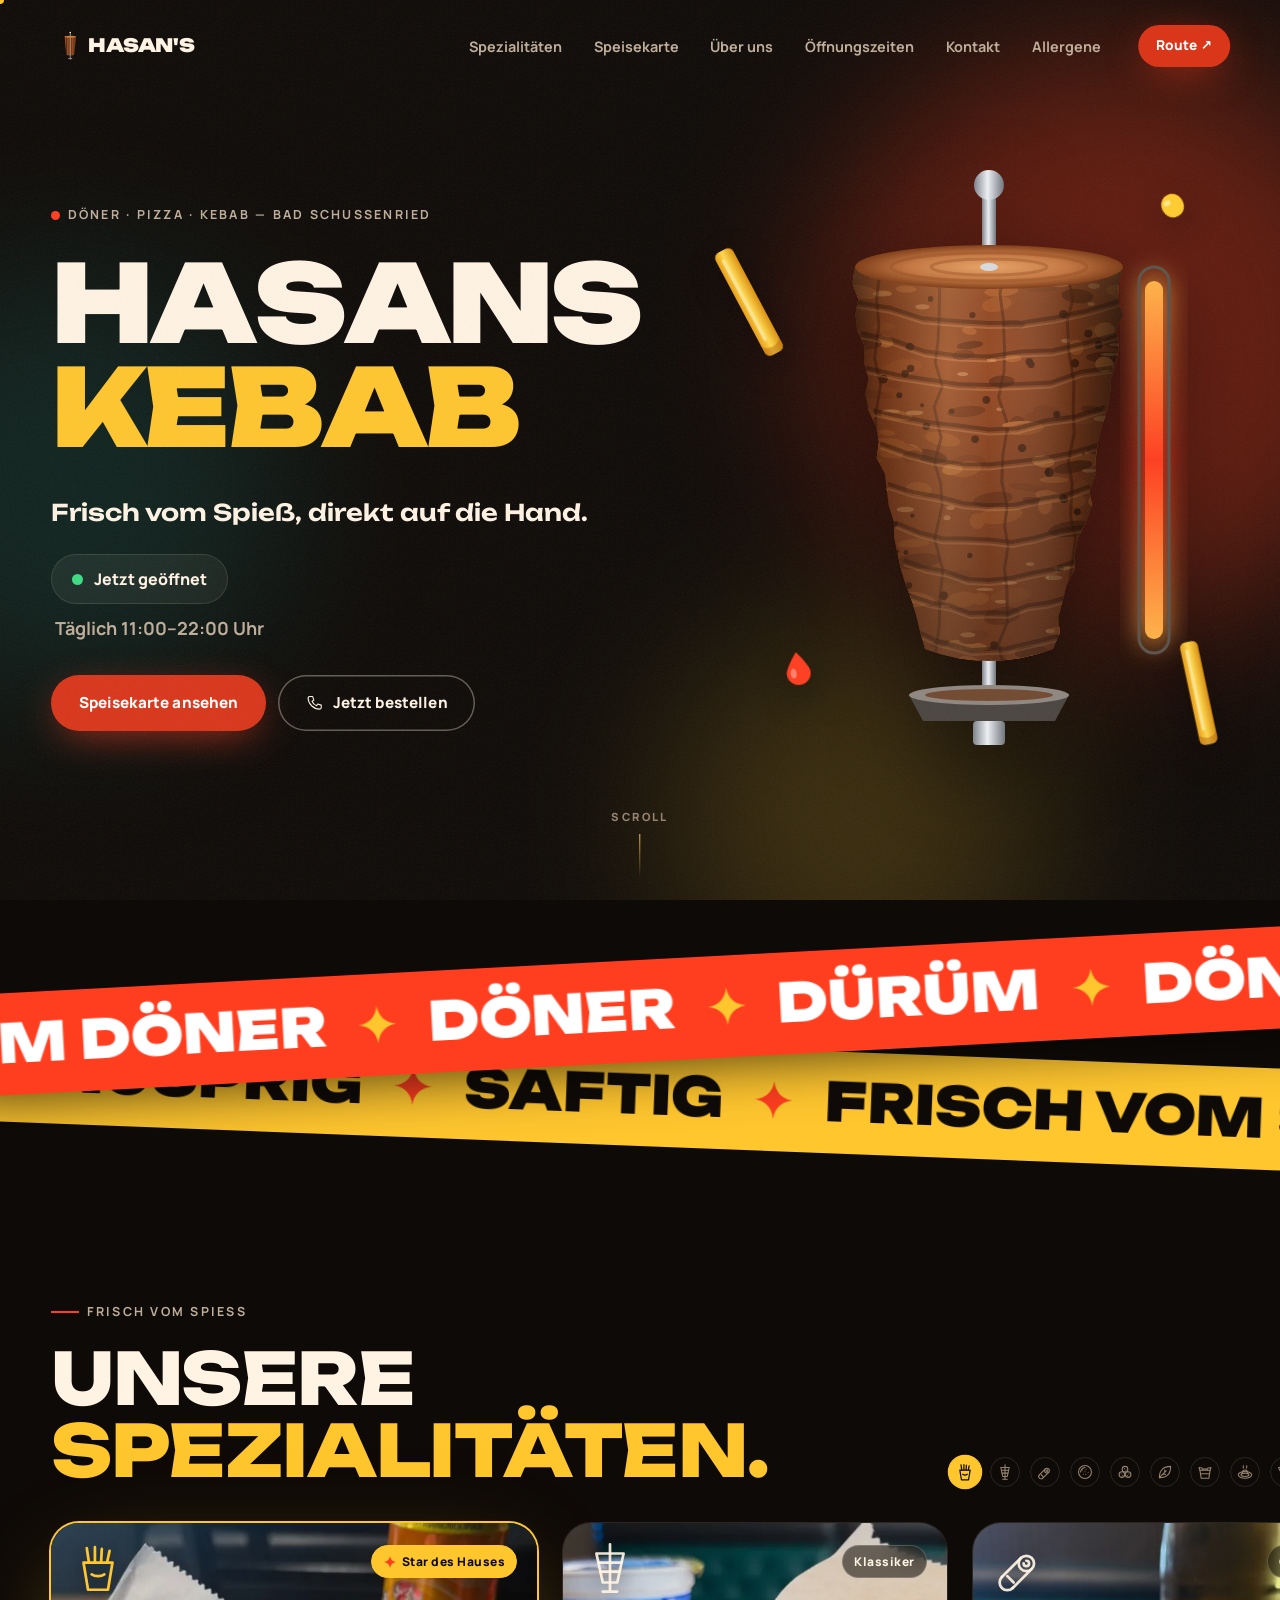
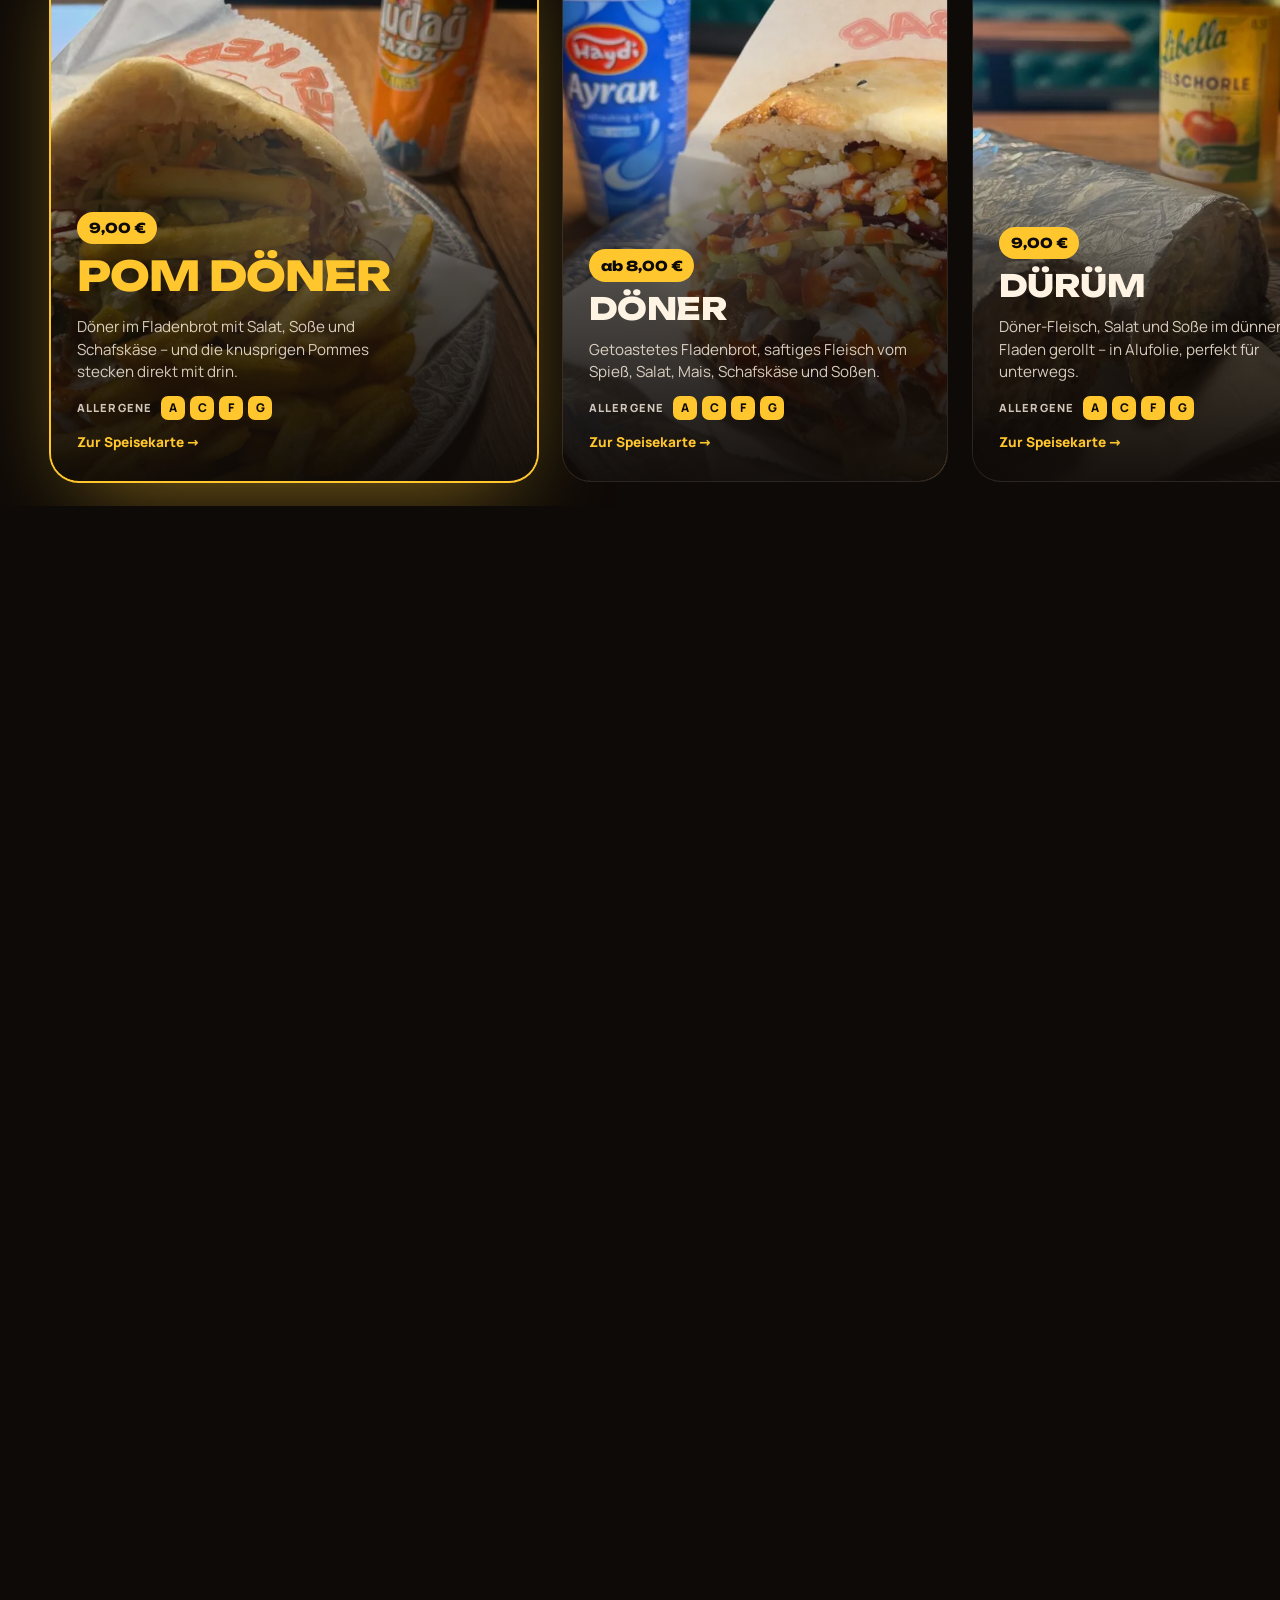
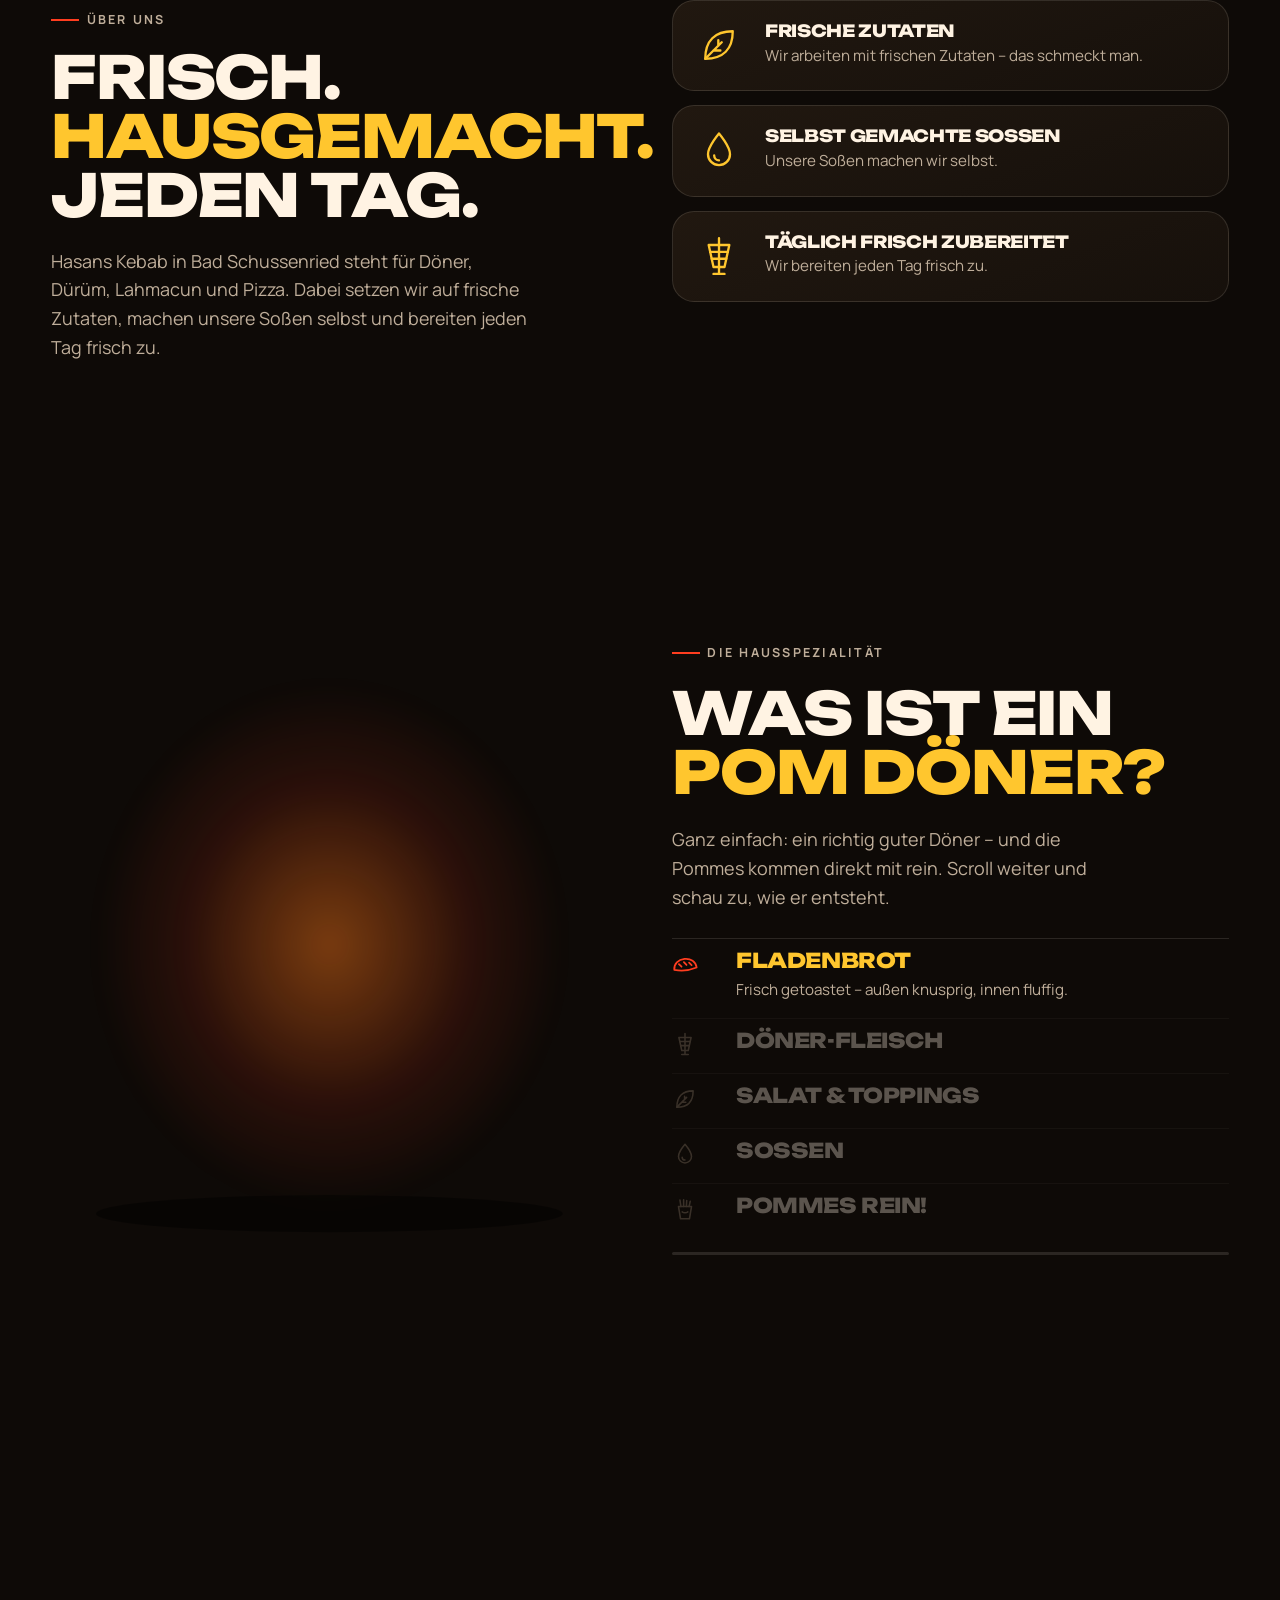
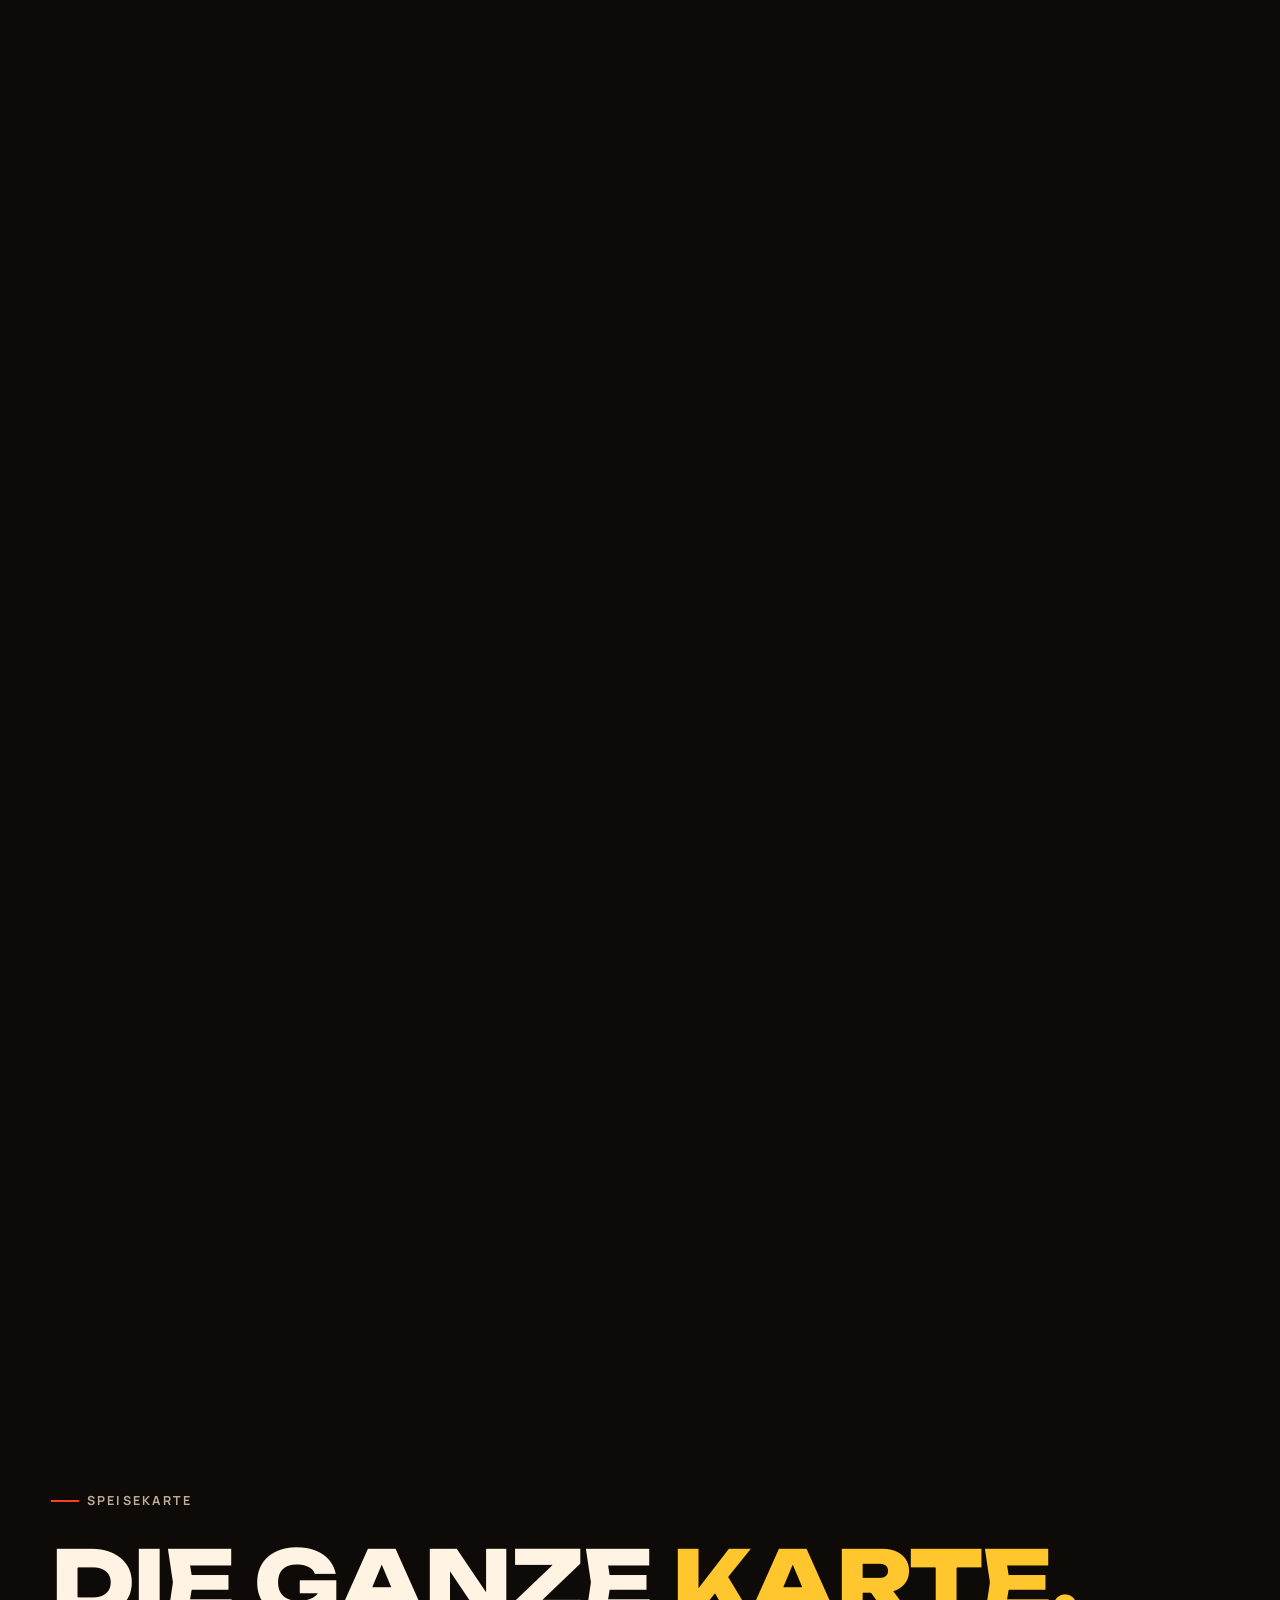
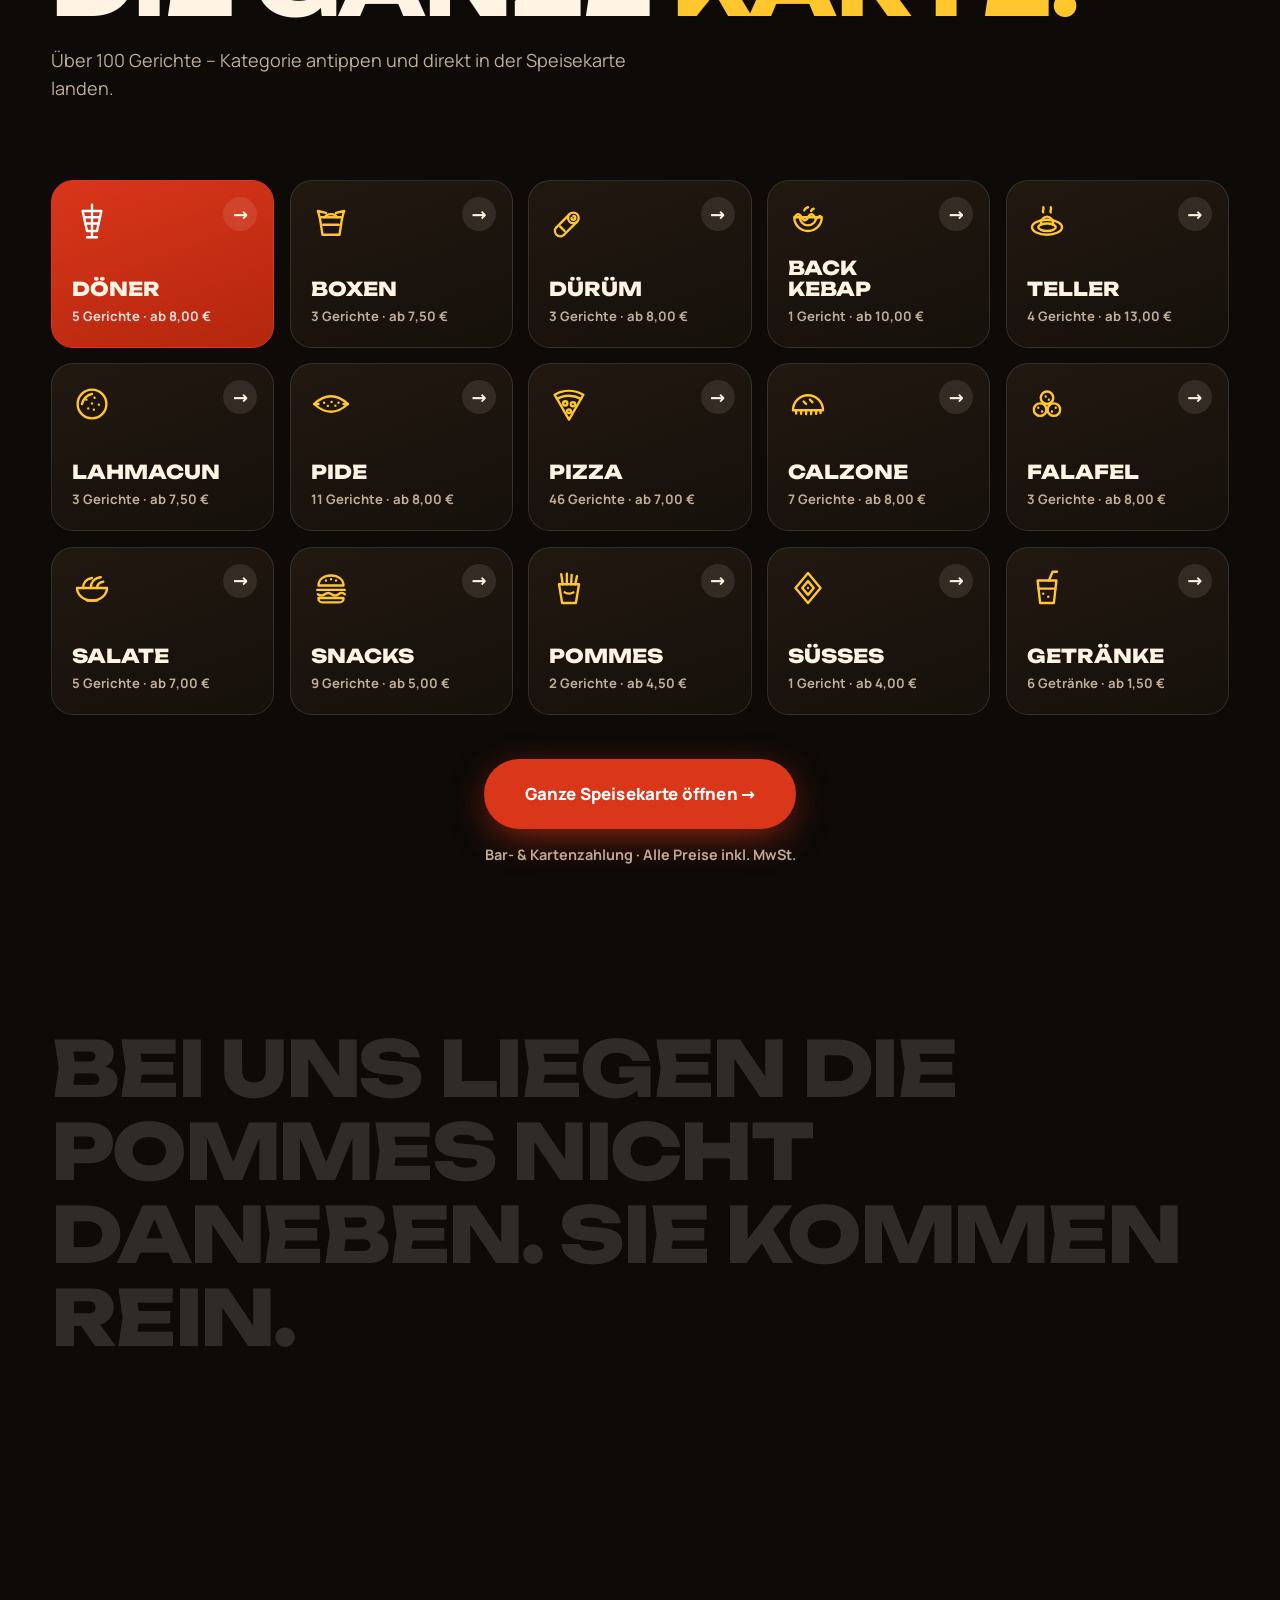
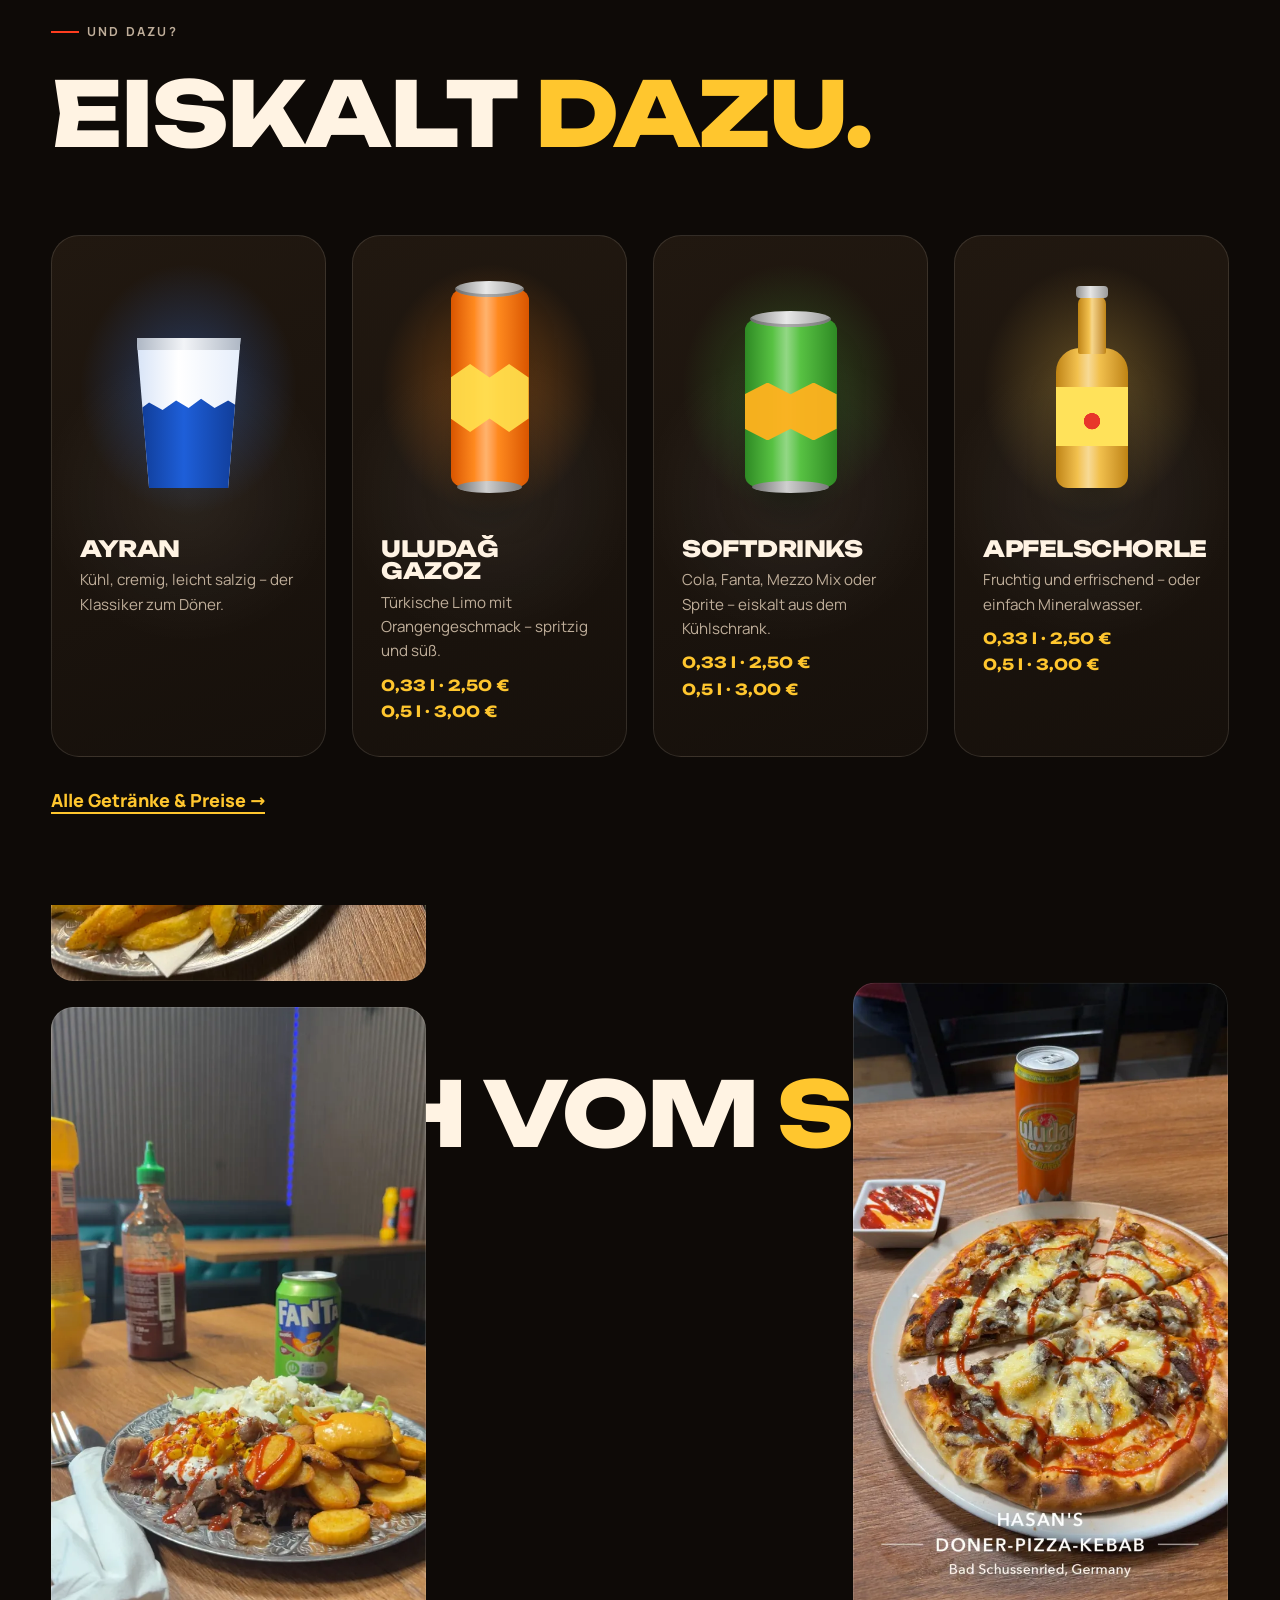
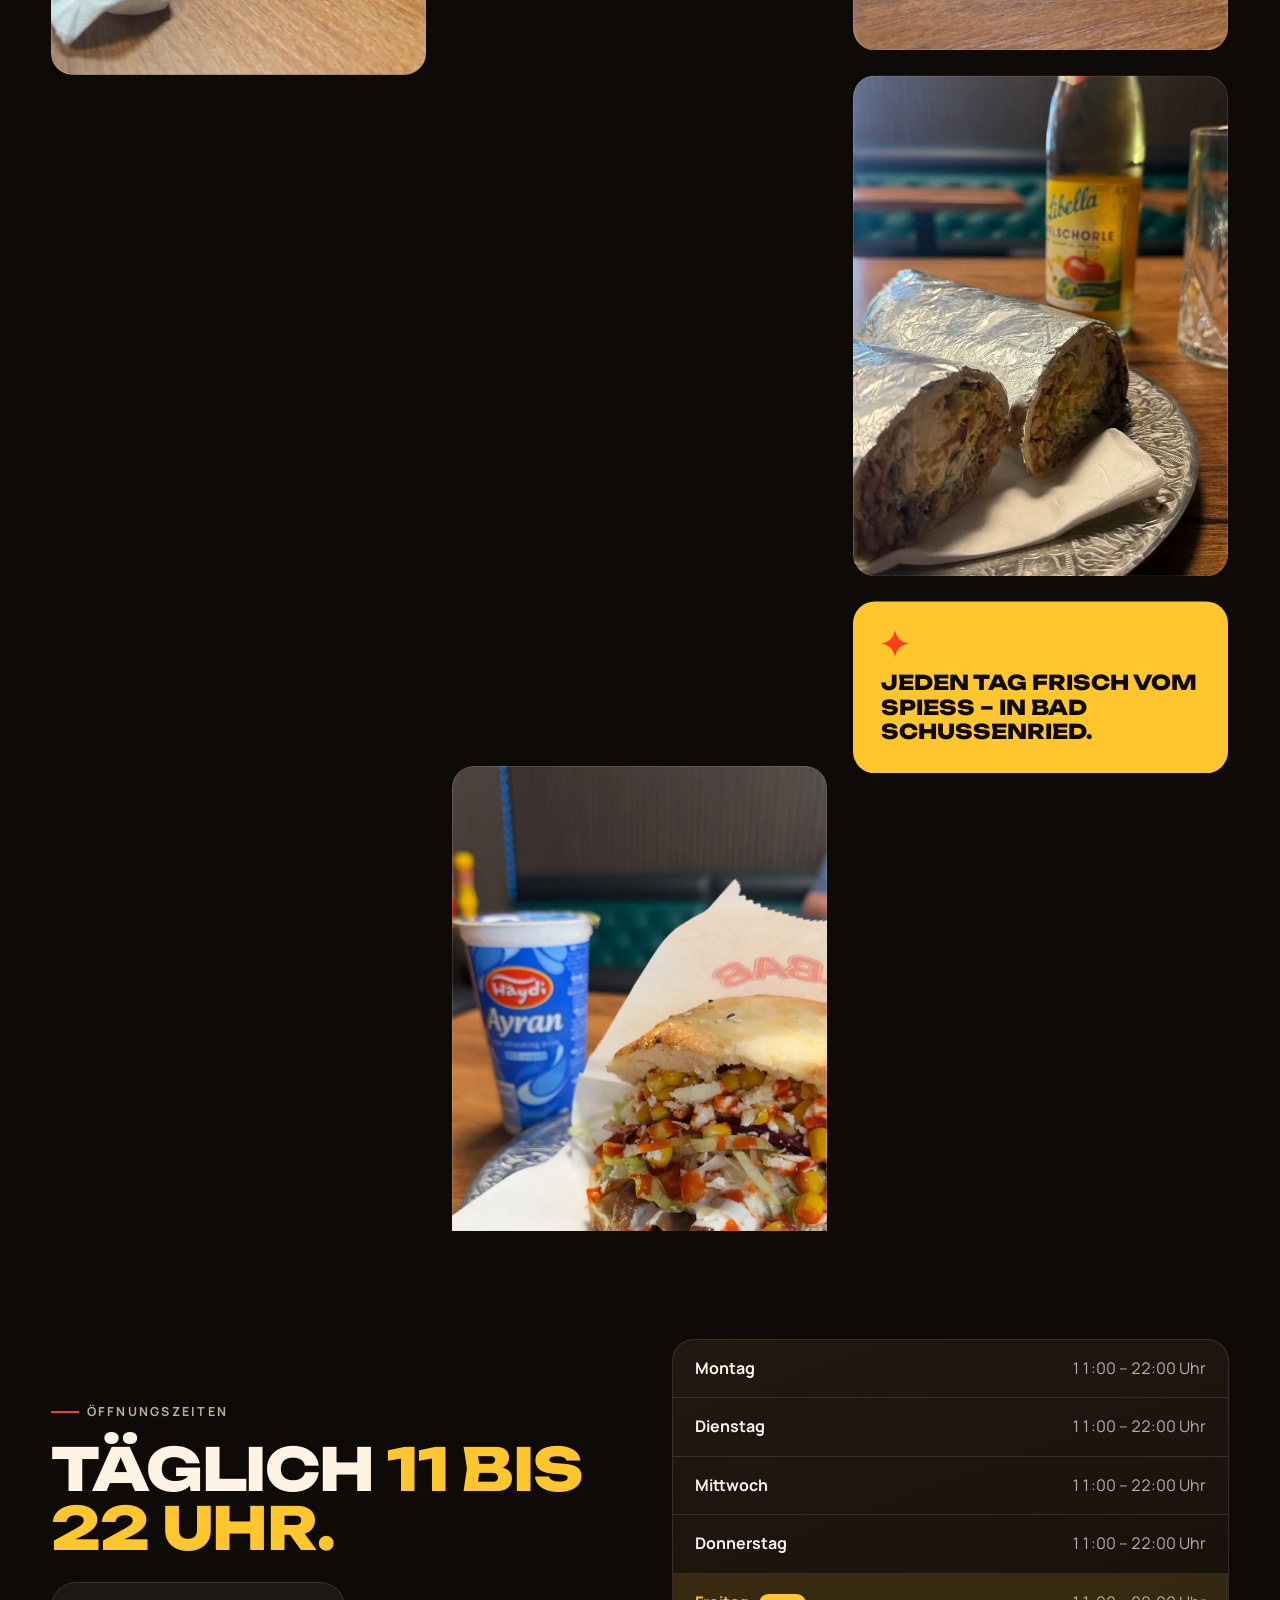
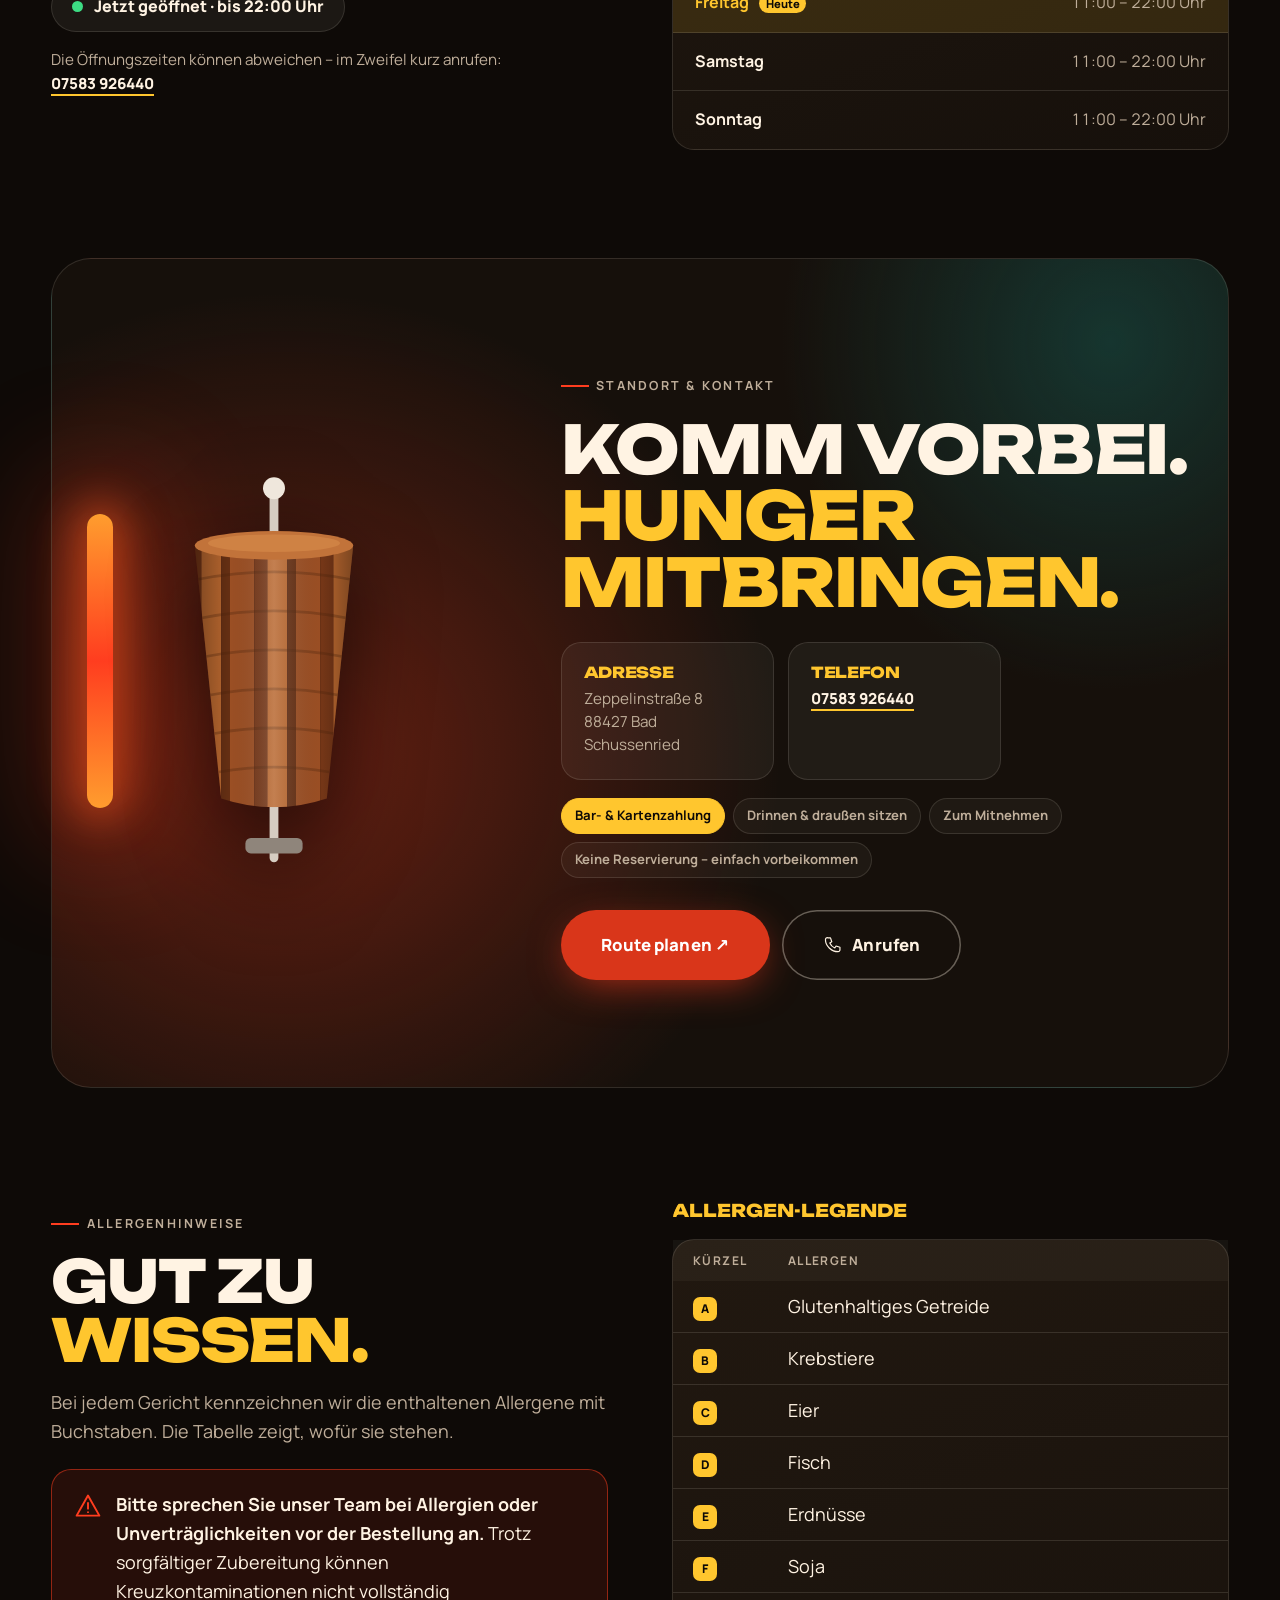
<file: index.html>
<!doctype html>
<html lang="de" class="no-js is-loading">
<head>
  <meta charset="utf-8">
  <meta name="viewport" content="width=device-width, initial-scale=1, viewport-fit=cover">
  <title>Hasans Kebab – Frisch vom Spieß in Bad Schussenried</title>
  <meta name="description" content="Hasan's Döner-Pizza-Kebab, Zeppelinstraße 8 in Bad Schussenried – täglich 11–22 Uhr. Döner, Pom Döner (Döner mit Pommes drin), Dürüm, Lahmacun, Pide, Steinofen-Pizza, Calzone und mehr – täglich 11–22 Uhr, Bar- und Kartenzahlung.">
  <meta name="theme-color" content="#0e0a07">
  <link rel="icon" href="assets/favicon.svg" type="image/svg+xml">

  <meta property="og:type" content="website">
  <meta property="og:locale" content="de_DE">
  <meta property="og:title" content="Hasan's – Pom Döner in Bad Schussenried">
  <meta property="og:description" content="Döner mit Pommes drin. Knusprig, saftig, frisch vom Spieß.">
  <meta property="og:image" content="assets/img/og-pom-doener.jpg">

  <link rel="preload" href="assets/fonts/unbounded-latin-wght-normal.woff2" as="font" type="font/woff2" crossorigin>
  <link rel="preload" href="assets/fonts/manrope-latin-wght-normal.woff2" as="font" type="font/woff2" crossorigin>
  <link rel="stylesheet" href="assets/css/style.css?v=9">
  <script>document.documentElement.classList.replace('no-js', 'js');</script>

  <script type="application/ld+json">
  {
    "@context": "https://schema.org",
    "@type": "Restaurant",
    "name": "Hasan's Döner-Pizza-Kebab",
    "alternateName": "Döner-Pizza-Kebab Hasans",
    "servesCuisine": ["Döner", "Kebab", "Pizza", "Türkisch"],
    "address": {
      "@type": "PostalAddress",
      "streetAddress": "Zeppelinstraße 8",
      "postalCode": "88427",
      "addressLocality": "Bad Schussenried",
      "addressCountry": "DE"
    },
    "telephone": "+49 7583 926440",
    "openingHoursSpecification": [{
      "@type": "OpeningHoursSpecification",
      "dayOfWeek": ["Monday", "Tuesday", "Wednesday", "Thursday", "Friday", "Saturday", "Sunday"],
      "opens": "11:00",
      "closes": "22:00"
    }],
    "paymentAccepted": "Bar, Karte",
    "priceRange": "€",
    "acceptsReservations": false
  }
  </script>
</head>
<body>
  <a class="skip-link" href="#top">Zum Inhalt springen</a>

  <!-- Wiederverwendbare Grafiken -->
  <svg class="sprite" aria-hidden="true" focusable="false">
    <defs>
      <linearGradient id="g-fry" x1="0" x2="1">
        <stop offset="0" stop-color="#e99d12"/>
        <stop offset=".45" stop-color="#ffd84f"/>
        <stop offset="1" stop-color="#dc8f0c"/>
      </linearGradient>
      <linearGradient id="g-bread" x1="0" y1="0" x2="0" y2="1">
        <stop offset="0" stop-color="#f3bd6a"/>
        <stop offset="1" stop-color="#c47a35"/>
      </linearGradient>
      <linearGradient id="g-spit-shade" x1="0" x2="1">
        <stop offset="0" stop-color="#000" stop-opacity=".6"/>
        <stop offset=".3" stop-color="#000" stop-opacity="0"/>
        <stop offset=".5" stop-color="#fff" stop-opacity=".16"/>
        <stop offset=".72" stop-color="#000" stop-opacity="0"/>
        <stop offset="1" stop-color="#000" stop-opacity=".65"/>
      </linearGradient>
      <clipPath id="clip-spit">
        <path d="M28 64q72-22 144 0l-24 230q-48 16-96 0z"/>
      </clipPath>
      <pattern id="p-spit" width="60" height="10" patternUnits="userSpaceOnUse">
        <rect width="22" height="10" fill="#9b4f24"/>
        <rect x="22" width="12" height="10" fill="#743617"/>
        <rect x="34" width="18" height="10" fill="#b8672f"/>
        <rect x="52" width="8" height="10" fill="#652f13"/>
      </pattern>
    </defs>
    <symbol id="i-fry" viewBox="0 0 24 120">
      <rect x="2" y="2" width="20" height="116" rx="6" fill="url(#g-fry)"/>
      <rect x="7" y="10" width="3.5" height="92" rx="1.75" fill="#fff5c4" opacity=".6"/>
      <path d="M2 106c6 6 14 6 20 0v6a6 6 0 0 1-6 6H8a6 6 0 0 1-6-6z" fill="#b8690a" opacity=".5"/>
    </symbol>
    <symbol id="i-corn" viewBox="0 0 30 30">
      <path d="M15 2c9 0 13 8 12 15-1 8-7 11-12 11S4 25 3 17C2 10 6 2 15 2z" fill="#ffcd2e"/>
      <ellipse cx="11" cy="10" rx="4" ry="3" fill="#fff3b5" opacity=".7"/>
    </symbol>
    <symbol id="i-drop" viewBox="0 0 30 34">
      <path d="M15 1S3 16 3 22a12 12 0 0 0 24 0C27 16 15 1 15 1z" fill="#ff3d1f"/>
      <ellipse cx="10" cy="22" rx="3" ry="5" fill="#fff" opacity=".35"/>
    </symbol>
    <symbol id="i-spark" viewBox="0 0 24 24">
      <path d="M12 0c1 7 5 11 12 12-7 1-11 5-12 12-1-7-5-11-12-12 7-1 11-5 12-12z" fill="currentColor"/>
    </symbol>
    <symbol id="i-spit" viewBox="0 0 200 360">
      <rect x="96" y="6" width="8" height="346" rx="4" fill="#d6cdc2"/>
      <circle cx="100" cy="12" r="10" fill="#efe7dc"/>
      <g clip-path="url(#clip-spit)">
        <g class="spit__bands">
          <rect x="-120" y="40" width="440" height="270" fill="url(#p-spit)"/>
        </g>
        <path d="M30 95q70-14 140 0M34 130q66-13 132 0M38 165q62-12 124 0M42 200q58-11 116 0M46 235q54-10 108 0M50 270q50-9 100 0" stroke="#4a210c" stroke-width="2.5" fill="none" opacity=".3"/>
        <rect x="0" y="40" width="200" height="270" fill="url(#g-spit-shade)"/>
      </g>
      <ellipse cx="100" cy="64" rx="72" ry="13" fill="#c2733a"/>
      <ellipse cx="100" cy="62" rx="60" ry="8" fill="#d98c4c" opacity=".6"/>
      <rect x="74" y="330" width="52" height="14" rx="5" fill="#8f857b"/>
    </symbol>
    <!-- Linien-Symbole für Speisekarte, Karten und Schritte -->
    <symbol id="l-spiess" viewBox="0 0 32 32"><path d="M16 3v26M12 29h8"/><path d="M8.5 8h15l-3.5 16h-8z"/><path d="M9.6 13h12.8M10.7 18h10.6"/></symbol>
    <symbol id="l-box" viewBox="0 0 32 32"><path d="M7 13h18l-2.2 14H9.2z"/><path d="M7 13 5.5 8 12 9.5M25 13l1.5-5L20 9.5"/><path d="M11 13c1.6-3.4 8.4-3.4 10 0"/><path d="M9.8 19h12.4"/></symbol>
    <symbol id="l-wrap" viewBox="0 0 32 32"><path d="M6 21 16.5 10.5M12 27l10.5-10.5"/><circle cx="19.5" cy="13.5" r="4.24"/><path d="M6 21a4.24 4.24 0 0 0 6 6"/><path d="M19.5 12a1.5 1.5 0 1 1-1.5 1.5"/><path d="M9 20.5l3.5 3.5"/></symbol>
    <symbol id="l-tasche" viewBox="0 0 32 32"><path d="M5 13a11 11 0 0 0 22 0z"/><path d="M9.5 13a6.5 6.5 0 0 0 13 0"/><path d="M5.5 13c1.6-3.2 3.7-3.2 5.3 0s3.7 3.2 5.3 0 3.7-3.2 5.3 0 3.4-3 5.1-.2"/><path d="M13 7.5c.6-1.4 1.6-2.2 3-2.5M18.5 8c.4-1 1.1-1.6 2-1.8"/></symbol>
    <symbol id="l-teller" viewBox="0 0 32 32"><ellipse cx="16" cy="21" rx="12" ry="6"/><ellipse cx="16" cy="21" rx="7" ry="3"/><path d="M11 19c0-4 2.3-6.5 5-6.5s5 2.5 5 6.5"/><path d="M13 9c-1-1.5 1-2.5 0-4M19 9c-1-1.5 1-2.5 0-4"/></symbol>
    <symbol id="l-lahmacun" viewBox="0 0 32 32"><circle cx="16" cy="16" r="11.5"/><path d="M11.5 12.5h.01M18 11h.01M21.5 16.5h.01M13 19.5h.01M17.5 20.5h.01M16 15.5h.01"/><path d="M8 16c.8-4 4-7.5 8-8"/></symbol>
    <symbol id="l-pide" viewBox="0 0 32 32"><path d="M2.5 16c5-4.6 9.3-6.2 13.5-6.2s8.5 1.6 13.5 6.2c-5 4.6-9.3 6.2-13.5 6.2S7.5 20.6 2.5 16z"/><path d="M2.5 16H6M26 16h3.5"/><path d="M10.5 15h.01M13.5 17.5h.01M16.5 14.3h.01M19.5 17.3h.01M22 15h.01"/></symbol>
    <symbol id="l-pizza" viewBox="0 0 32 32"><path d="M16 28.5 4.5 8.6c7.2-4.1 15.8-4.1 23 0z"/><path d="M6.4 11.9c6.2-3.3 13-3.3 19.2 0"/><circle cx="13" cy="15.5" r="1.7"/><circle cx="19.2" cy="16.2" r="1.7"/><circle cx="16" cy="21.8" r="1.5"/></symbol>
    <symbol id="l-calzone" viewBox="0 0 32 32"><path d="M4 21a12 12 0 0 1 24 0z"/><path d="M6.5 21v2.5M10.5 21v2.8M14.5 21v3M18.5 21v3M22.5 21v2.8M26 21v2.2"/><path d="M12.5 14l2 2M17.5 12.5l2 2"/></symbol>
    <symbol id="l-falafel" viewBox="0 0 32 32"><circle cx="10.5" cy="20.5" r="5"/><circle cx="21.5" cy="20.5" r="5"/><circle cx="16" cy="11" r="5"/><path d="M9 19h.01M12 22h.01M20 22h.01M23 19h.01M15 10h.01M17.5 12.5h.01"/></symbol>
    <symbol id="l-salat" viewBox="0 0 32 32"><path d="M4 16h24a12 10 0 0 1-24 0z"/><path d="M9 16c-.3-4.2 2.5-7.5 7-8M15 16c0-4.5 2.8-8 8-8.6M20 16c.2-2.6 1.8-4.6 5-5"/><path d="M12 26h8"/></symbol>
    <symbol id="l-burger" viewBox="0 0 32 32"><path d="M6 14c0-5 4.5-8 10-8s10 3 10 8z"/><path d="M5 17.5h22"/><path d="M5.5 21c2 1.5 3.5 1.5 5.5 0s3.5-1.5 5.5 0 3.5 1.5 5.5 0 3-1.5 5 0"/><path d="M6 24h20v.5a3 3 0 0 1-3 3H9a3 3 0 0 1-3-3z"/><path d="M12 10h.01M16 9h.01M20 10h.01"/></symbol>
    <symbol id="l-pommes" viewBox="0 0 32 32"><path d="M8 13h16l-2.5 15h-11z"/><path d="M11 13l-1.2-8M14.3 13V4.5M17.7 13l.4-7.5M21 13l1.4-6.5"/><path d="M12.5 19.5c1.8 1.3 5.2 1.3 7 0"/></symbol>
    <symbol id="l-baklava" viewBox="0 0 32 32"><path d="M16 4l10 12-10 12L6 16z"/><path d="M16 10.5l4.6 5.5-4.6 5.5-4.6-5.5z"/><path d="M16 16h.01"/></symbol>
    <symbol id="l-drink" viewBox="0 0 32 32"><path d="M8.5 10h15l-2 18h-11z"/><path d="M17.5 10l3-7h3.5"/><path d="M9.3 16.5h13.4"/><path d="M13 20.5h.01M17 23h.01"/></symbol>
    <symbol id="l-brot" viewBox="0 0 32 32"><path d="M4 21c0-6.5 5.4-10.5 12-10.5S28 14.5 28 21c-8 2.4-16 2.4-24 0z"/><path d="M9.5 15.5l2.5 3M15 14l2.5 3.2M20.5 15l2.4 3"/></symbol>
    <symbol id="l-blatt" viewBox="0 0 32 32"><path d="M6 26C6 13 13 6 26 6c0 13-7 20-20 20z"/><path d="M6 26 18 14M12 20h5M15.5 16.5v-4"/></symbol>
    <symbol id="l-tropfen" viewBox="0 0 32 32"><path d="M16 4s-8 9.5-8 15a8 8 0 0 0 16 0c0-5.5-8-15-8-15z"/><path d="M12.5 20a3.5 3.5 0 0 0 3.5 3.5"/></symbol>
    <symbol id="l-keule" viewBox="0 0 32 32"><path d="M13.2 18.8C9.6 15.2 10 9.7 13.6 6.8c3.6-2.9 9-2.4 11.7 1.1 2.8 3.6 2 8.9-1.6 11.5-3.1 2.2-7.5 2-10.5-.6z"/><path d="M13.2 18.8 8.5 23.5"/><path d="M8.5 23.5a2.3 2.3 0 1 0-2.4 3.6 2.3 2.3 0 1 0 3.6-2.4z"/><path d="M17.5 10.5c1.2-1 2.8-1.2 4.1-.6"/></symbol>
    <symbol id="l-tasse" viewBox="0 0 32 32"><path d="M6 13h16v7a6 6 0 0 1-6 6h-4a6 6 0 0 1-6-6z"/><path d="M22 15h2a3 3 0 0 1 0 6h-2.3"/><path d="M11 9c-.8-1.3.8-2.2 0-3.6M16 9c-.8-1.3.8-2.2 0-3.6"/></symbol>
    <symbol id="l-phone" viewBox="0 0 32 32"><path d="M9.5 4.5h4l2 6.2-3.1 2a14.5 14.5 0 0 0 7.9 7.9l2-3.1 6.2 2v4a3 3 0 0 1-3 3C14.9 26.5 5.5 17.1 5.5 7.5a3 3 0 0 1 4-3z"/></symbol>
    <symbol id="l-hinweis" viewBox="0 0 32 32"><path d="M16 4 29 27H3z"/><path d="M16 12.5v6.5M16 23h.01"/></symbol>
    <symbol id="l-plus" viewBox="0 0 32 32"><path d="M16 8v16M8 16h16"/></symbol>
  </svg>

  <!-- Intro-Loader -->
  <div class="loader" aria-hidden="true">
    <div class="loader__panel loader__panel--back"></div>
    <div class="loader__panel loader__panel--front">
      <div class="loader__inner">
        <svg class="loader__spit"><use href="#i-spit"/></svg>
        <div class="loader__word">HASAN'S</div>
        <div class="loader__count"><span data-count>0</span>%</div>
      </div>
    </div>
  </div>

  <div class="progress" aria-hidden="true"></div>
  <div class="cursor" aria-hidden="true">
    <div class="cursor__dot"></div>
    <div class="cursor__ring"><span class="cursor__label"></span></div>
  </div>

  <header class="nav">
    <a class="nav__logo" href="#top" aria-label="Hasan's – zum Seitenanfang">
      <svg class="nav__spit" aria-hidden="true"><use href="#i-spit"/></svg>
      <span>HASAN'S</span>
    </a>
    <nav class="nav__links" aria-label="Hauptnavigation">
      <a href="#menu">Spezialitäten</a>
      <a href="speisekarte.html">Speisekarte</a>
      <a href="#ueber-uns">Über uns</a>
      <a href="#oeffnungszeiten">Öffnungszeiten</a>
      <a href="#besuch">Kontakt</a>
      <a href="#allergene">Allergene</a>
    </nav>
    <a class="btn btn--small btn--primary nav__cta magnetic" href="https://www.google.com/maps/search/?api=1&amp;query=D%C3%B6ner-Pizza-Kebab+Hasans%2C+Zeppelinstra%C3%9Fe+8%2C+88427+Bad+Schussenried" target="_blank" rel="noopener">Route ↗</a>
    <button class="nav__burger" type="button" aria-expanded="false" aria-controls="mobile-menu" aria-label="Menü öffnen">
      <span></span><span></span>
    </button>
  </header>

  <div class="mobile-menu" id="mobile-menu" inert>
    <nav aria-label="Mobile Navigation">
      <a href="#menu" style="--i:0">Spezialitäten</a>
      <a href="speisekarte.html" style="--i:1">Speisekarte</a>
      <a href="#ueber-uns" style="--i:2">Über uns</a>
      <a href="#oeffnungszeiten" style="--i:3">Öffnungszeiten</a>
      <a href="#besuch" style="--i:4">Kontakt</a>
      <a href="#allergene" style="--i:5">Allergene</a>
    </nav>
    <p class="mobile-menu__foot">Zeppelinstraße 8 · Bad Schussenried<br><a href="tel:+497583926440">07583 926440</a></p>
  </div>

  <main id="top">

    <!-- HERO -->
    <section class="hero" aria-labelledby="hero-title">
      <div class="hero__bg" aria-hidden="true">
        <span class="blob blob--1"></span>
        <span class="blob blob--2"></span>
        <span class="blob blob--3"></span>
      </div>

      <div class="hero__content">
        <p class="eyebrow" data-hero style="--d:0">
          <span class="pulse"></span> Döner · Pizza · Kebab — Bad Schussenried
        </p>
        <h1 class="hero__title" id="hero-title" aria-label="Hasans Kebab">
          <span class="line" aria-hidden="true"><span data-split>HASANS</span></span>
          <span class="line line--fry" aria-hidden="true"><span data-split>KEBAB</span></span>
        </h1>
        <p class="hero__lead" data-hero style="--d:1">Frisch vom Spieß, direkt auf die Hand.</p>
        <div class="hero__open" data-hero style="--d:2">
          <p class="open-status open-status--big" data-open-status data-open-style="short" role="status">
            <span class="open-status__dot"></span><span data-open-text>Öffnungsstatus</span>
          </p>
          <p class="hero__hours">Täglich 11:00–22:00 Uhr</p>
        </div>
        <div class="hero__actions" data-hero style="--d:3">
          <a class="btn btn--primary magnetic" href="speisekarte.html">Speisekarte ansehen</a>
          <a class="btn btn--ghost magnetic" href="tel:+497583926440" aria-label="Jetzt bestellen – anrufen unter 07583 926440"><svg class="btn__ico" aria-hidden="true"><use href="#l-phone"/></svg>Jetzt bestellen</a>
        </div>
      </div>

      <div class="hero__visual">
        <div class="hero__spit">
        <svg class="hero-spit" viewBox="0 0 400 620" role="img" aria-labelledby="hero-spit-title">
          <title id="hero-spit-title">Döner-Spieß – dreht sich während der Öffnungszeiten</title>
          <defs>
            <linearGradient id="hs-steel" x1="0" x2="1"><stop offset="0" stop-color="#7d828a"/><stop offset=".45" stop-color="#eef1f4"/><stop offset="1" stop-color="#6f747b"/></linearGradient>
            <linearGradient id="hs-shade" x1="0" x2="1"><stop offset="0" stop-color="#000" stop-opacity=".78"/><stop offset=".15" stop-color="#000" stop-opacity=".22"/><stop offset=".36" stop-color="#ffd8a8" stop-opacity=".2"/><stop offset=".5" stop-color="#fff" stop-opacity=".04"/><stop offset=".78" stop-color="#000" stop-opacity=".3"/><stop offset="1" stop-color="#000" stop-opacity=".82"/></linearGradient>
            <linearGradient id="hs-vshade" x1="0" y1="0" x2="0" y2="1"><stop offset="0" stop-color="#ffb46b" stop-opacity=".25"/><stop offset=".3" stop-color="#000" stop-opacity="0"/><stop offset="1" stop-color="#000" stop-opacity=".4"/></linearGradient>
            <linearGradient id="hs-heat" x1="0" y1="0" x2="0" y2="1"><stop offset="0" stop-color="#ffb347"/><stop offset=".5" stop-color="#ff3d1f"/><stop offset="1" stop-color="#ffb347"/></linearGradient>
            <radialGradient id="hs-cut"><stop offset="0" stop-color="#eaa566"/><stop offset=".6" stop-color="#c47640"/><stop offset="1" stop-color="#7f3c16"/></radialGradient>
            <clipPath id="hs-cone"><path d="M66 112 L63.4 127.9 L69.3 143.8 L66.4 159.8 L68.3 175.7 L75.8 191.6 L74.9 207.5 L79.5 223.4 L76.7 239.3 L79.7 255.2 L86.9 271.2 L90 287.1 L87.7 303 L95.9 318.9 L97.8 334.8 L99.8 350.8 L104.9 366.7 L105.2 382.6 L108.5 398.5 L112 414.4 L116.9 430.3 L123.1 446.2 L127.7 462.2 L131.5 478.1 L136 494 Q200 518 264 494 L270.7 478.1 L269.3 462.2 L273.6 446.2 L277.5 430.3 L285.7 414.4 L286 398.5 L289 382.6 L297.4 366.7 L302.9 350.8 L300.6 334.8 L307.1 318.9 L306.7 303 L309.1 287.1 L312.9 271.2 L318.3 255.2 L321 239.3 L322 223.4 L327 207.5 L329.8 191.6 L327.1 175.7 L333.8 159.8 L328.8 143.8 L329.9 127.9 L334 112 Q200 80 66 112Z"/></clipPath>
            <g id="hs-tile"><rect width="260" height="460" fill="#94431a"/><ellipse cx="84.2" cy="69.4" rx="18.1" ry="3.4" transform="rotate(-9.7 84.2 69.4)" fill="#a8521f"/><ellipse cx="151.5" cy="418.5" rx="10.6" ry="3.5" transform="rotate(-10.3 151.5 418.5)" fill="#7a3412"/><ellipse cx="23.6" cy="195.3" rx="21.1" ry="3.7" transform="rotate(3.1 23.6 195.3)" fill="#9c4a1d"/><ellipse cx="283.6" cy="195.3" rx="21.1" ry="3.7" transform="rotate(3.1 283.6 195.3)" fill="#9c4a1d"/><ellipse cx="151.6" cy="28.5" rx="17" ry="3.3" transform="rotate(-10.9 151.6 28.5)" fill="#9c4a1d"/><ellipse cx="223.2" cy="133.2" rx="9.5" ry="3.7" transform="rotate(1.4 223.2 133.2)" fill="#b35a24"/><ellipse cx="177.3" cy="47.4" rx="16.7" ry="4.1" transform="rotate(1.1 177.3 47.4)" fill="#8a3d17"/><ellipse cx="16.3" cy="27.4" rx="10.5" ry="7.1" transform="rotate(6.7 16.3 27.4)" fill="#7a3412"/><ellipse cx="276.3" cy="27.4" rx="10.5" ry="7.1" transform="rotate(6.7 276.3 27.4)" fill="#7a3412"/><ellipse cx="121.1" cy="424.8" rx="13.1" ry="4.5" transform="rotate(4.8 121.1 424.8)" fill="#9c4a1d"/><ellipse cx="63.5" cy="264.2" rx="15.9" ry="8.3" transform="rotate(-1.2 63.5 264.2)" fill="#c26a2c"/><ellipse cx="158.3" cy="33.7" rx="15.7" ry="4" transform="rotate(-8.4 158.3 33.7)" fill="#b35a24"/><ellipse cx="127.1" cy="18" rx="18.4" ry="7.6" transform="rotate(6.9 127.1 18)" fill="#a8521f"/><ellipse cx="212.8" cy="156.5" rx="13" ry="6" transform="rotate(-1.1 212.8 156.5)" fill="#6b2d0f"/><ellipse cx="218.4" cy="434.6" rx="15.1" ry="7" transform="rotate(5.5 218.4 434.6)" fill="#8a3d17"/><ellipse cx="80.5" cy="265.9" rx="18.6" ry="5.7" transform="rotate(-2.7 80.5 265.9)" fill="#c26a2c"/><ellipse cx="173.8" cy="10.4" rx="14.8" ry="4" transform="rotate(-0.2 173.8 10.4)" fill="#8a3d17"/><ellipse cx="56.7" cy="132.2" rx="19.6" ry="5.4" transform="rotate(-0.1 56.7 132.2)" fill="#6b2d0f"/><ellipse cx="43.3" cy="184.8" rx="11.7" ry="3.8" transform="rotate(8.7 43.3 184.8)" fill="#7a3412"/><ellipse cx="72.4" cy="191" rx="13.1" ry="8.3" transform="rotate(-8.4 72.4 191)" fill="#9c4a1d"/><ellipse cx="45.8" cy="106.7" rx="11" ry="5.9" transform="rotate(-7.6 45.8 106.7)" fill="#a8521f"/><ellipse cx="73.3" cy="67" rx="16.1" ry="6.7" transform="rotate(10.9 73.3 67)" fill="#b35a24"/><ellipse cx="179.5" cy="237.1" rx="17.5" ry="7.1" transform="rotate(-1 179.5 237.1)" fill="#8a3d17"/><ellipse cx="226.5" cy="437.9" rx="18.6" ry="6.4" transform="rotate(-2.4 226.5 437.9)" fill="#7a3412"/><ellipse cx="26.9" cy="291.8" rx="8.1" ry="3.4" transform="rotate(-1.4 26.9 291.8)" fill="#9c4a1d"/><ellipse cx="286.9" cy="291.8" rx="8.1" ry="3.4" transform="rotate(-1.4 286.9 291.8)" fill="#9c4a1d"/><ellipse cx="28.6" cy="276.3" rx="8.7" ry="6.4" transform="rotate(-9.6 28.6 276.3)" fill="#a8521f"/><ellipse cx="288.6" cy="276.3" rx="8.7" ry="6.4" transform="rotate(-9.6 288.6 276.3)" fill="#a8521f"/><ellipse cx="94.5" cy="11.7" rx="21.9" ry="6.7" transform="rotate(3.2 94.5 11.7)" fill="#9c4a1d"/><ellipse cx="248.4" cy="277" rx="15.1" ry="3.7" transform="rotate(11.8 248.4 277)" fill="#7a3412"/><ellipse cx="-11.6" cy="277" rx="15.1" ry="3.7" transform="rotate(11.8 -11.6 277)" fill="#7a3412"/><ellipse cx="121.2" cy="222.6" rx="8.5" ry="3.6" transform="rotate(5.8 121.2 222.6)" fill="#b35a24"/><ellipse cx="124.4" cy="318.3" rx="15.8" ry="4.2" transform="rotate(-3.3 124.4 318.3)" fill="#a8521f"/><ellipse cx="179.4" cy="420.5" rx="19.9" ry="4.8" transform="rotate(8.7 179.4 420.5)" fill="#c26a2c"/><ellipse cx="181" cy="120.1" rx="13.2" ry="4" transform="rotate(-6.7 181 120.1)" fill="#6b2d0f"/><ellipse cx="140.8" cy="231.2" rx="17.8" ry="6.7" transform="rotate(11.6 140.8 231.2)" fill="#6b2d0f"/><ellipse cx="221.7" cy="370.8" rx="20.9" ry="7.4" transform="rotate(-7.2 221.7 370.8)" fill="#9c4a1d"/><ellipse cx="128.1" cy="336.3" rx="23.8" ry="7.7" transform="rotate(-5.8 128.1 336.3)" fill="#7a3412"/><ellipse cx="180.1" cy="440" rx="14.6" ry="8.6" transform="rotate(10.9 180.1 440)" fill="#b35a24"/><ellipse cx="94.8" cy="101.4" rx="10.9" ry="4.2" transform="rotate(-0.4 94.8 101.4)" fill="#9c4a1d"/><ellipse cx="256.2" cy="280.7" rx="7" ry="8.5" transform="rotate(7.2 256.2 280.7)" fill="#b35a24"/><ellipse cx="-3.8" cy="280.7" rx="7" ry="8.5" transform="rotate(7.2 -3.8 280.7)" fill="#b35a24"/><ellipse cx="22" cy="303.9" rx="22.5" ry="7.7" transform="rotate(-7.2 22 303.9)" fill="#6b2d0f"/><ellipse cx="282" cy="303.9" rx="22.5" ry="7.7" transform="rotate(-7.2 282 303.9)" fill="#6b2d0f"/><ellipse cx="231.1" cy="199.6" rx="17.8" ry="3.5" transform="rotate(-2.5 231.1 199.6)" fill="#c26a2c"/><ellipse cx="-28.9" cy="199.6" rx="17.8" ry="3.5" transform="rotate(-2.5 -28.9 199.6)" fill="#c26a2c"/><ellipse cx="104.4" cy="435.5" rx="19.3" ry="4" transform="rotate(-11.3 104.4 435.5)" fill="#9c4a1d"/><ellipse cx="153.6" cy="214.1" rx="18.1" ry="6.7" transform="rotate(11.5 153.6 214.1)" fill="#a8521f"/><ellipse cx="170.9" cy="161.2" rx="16.3" ry="3.8" transform="rotate(7.2 170.9 161.2)" fill="#8a3d17"/><ellipse cx="188.9" cy="47.3" rx="19.7" ry="3.8" transform="rotate(-7.3 188.9 47.3)" fill="#6b2d0f"/><ellipse cx="227.2" cy="12.9" rx="10.6" ry="6" transform="rotate(2.1 227.2 12.9)" fill="#6b2d0f"/><ellipse cx="67.4" cy="192.7" rx="9.2" ry="8.5" transform="rotate(9.5 67.4 192.7)" fill="#b35a24"/><ellipse cx="172.2" cy="374.9" rx="15.8" ry="8" transform="rotate(-8.9 172.2 374.9)" fill="#a8521f"/><ellipse cx="39.5" cy="234.9" rx="21.8" ry="7.7" transform="rotate(-11.9 39.5 234.9)" fill="#a8521f"/><ellipse cx="207.8" cy="79.3" rx="15" ry="7.4" transform="rotate(-10.5 207.8 79.3)" fill="#a8521f"/><ellipse cx="177.4" cy="244.1" rx="15.2" ry="7.7" transform="rotate(-10.6 177.4 244.1)" fill="#a8521f"/><ellipse cx="49.7" cy="19.4" rx="8.7" ry="5.7" transform="rotate(6.2 49.7 19.4)" fill="#8a3d17"/><ellipse cx="237.2" cy="203.9" rx="17.4" ry="6" transform="rotate(-7.2 237.2 203.9)" fill="#a8521f"/><ellipse cx="-22.8" cy="203.9" rx="17.4" ry="6" transform="rotate(-7.2 -22.8 203.9)" fill="#a8521f"/><ellipse cx="72.1" cy="233.8" rx="20.7" ry="6" transform="rotate(4.8 72.1 233.8)" fill="#9c4a1d"/><ellipse cx="227.9" cy="433.4" rx="11.4" ry="6.4" transform="rotate(8.2 227.9 433.4)" fill="#9c4a1d"/><ellipse cx="35.7" cy="55.9" rx="14.5" ry="3.4" transform="rotate(-1.7 35.7 55.9)" fill="#9c4a1d"/><ellipse cx="55.3" cy="139.3" rx="9.1" ry="7.7" transform="rotate(3.4 55.3 139.3)" fill="#c26a2c"/><ellipse cx="95.2" cy="116.4" rx="9.3" ry="5.8" transform="rotate(10.9 95.2 116.4)" fill="#c26a2c"/><ellipse cx="103.5" cy="224.1" rx="23.8" ry="8" transform="rotate(5 103.5 224.1)" fill="#9c4a1d"/><ellipse cx="258.5" cy="185.8" rx="14.2" ry="5.1" transform="rotate(5.3 258.5 185.8)" fill="#8a3d17"/><ellipse cx="-1.5" cy="185.8" rx="14.2" ry="5.1" transform="rotate(5.3 -1.5 185.8)" fill="#8a3d17"/><ellipse cx="5.1" cy="254.9" rx="14.5" ry="3.1" transform="rotate(0.4 5.1 254.9)" fill="#b35a24"/><ellipse cx="265.1" cy="254.9" rx="14.5" ry="3.1" transform="rotate(0.4 265.1 254.9)" fill="#b35a24"/><ellipse cx="76.8" cy="442" rx="8.9" ry="8.5" transform="rotate(11.3 76.8 442)" fill="#9c4a1d"/><ellipse cx="27.2" cy="122.2" rx="7.7" ry="7.7" transform="rotate(6.1 27.2 122.2)" fill="#b35a24"/><ellipse cx="287.2" cy="122.2" rx="7.7" ry="7.7" transform="rotate(6.1 287.2 122.2)" fill="#b35a24"/><ellipse cx="213.1" cy="390.8" rx="18.5" ry="8.7" transform="rotate(-8.4 213.1 390.8)" fill="#7a3412"/><ellipse cx="239" cy="262.5" rx="18.9" ry="3.5" transform="rotate(7.2 239 262.5)" fill="#8a3d17"/><ellipse cx="-21" cy="262.5" rx="18.9" ry="3.5" transform="rotate(7.2 -21 262.5)" fill="#8a3d17"/><ellipse cx="47.7" cy="411.8" rx="11.6" ry="3.1" transform="rotate(7.2 47.7 411.8)" fill="#8a3d17"/><ellipse cx="21.8" cy="393.9" rx="8.1" ry="8.2" transform="rotate(-11.7 21.8 393.9)" fill="#7a3412"/><ellipse cx="281.8" cy="393.9" rx="8.1" ry="8.2" transform="rotate(-11.7 281.8 393.9)" fill="#7a3412"/><ellipse cx="258.5" cy="192.2" rx="22.6" ry="6.7" transform="rotate(0.6 258.5 192.2)" fill="#8a3d17"/><ellipse cx="-1.5" cy="192.2" rx="22.6" ry="6.7" transform="rotate(0.6 -1.5 192.2)" fill="#8a3d17"/><ellipse cx="62" cy="50.3" rx="9.7" ry="3.3" transform="rotate(10.4 62 50.3)" fill="#9c4a1d"/><ellipse cx="163.5" cy="244.3" rx="10.5" ry="5.7" transform="rotate(-7.7 163.5 244.3)" fill="#c26a2c"/><ellipse cx="90.2" cy="8.4" rx="11.3" ry="3.1" transform="rotate(0.1 90.2 8.4)" fill="#c26a2c"/><ellipse cx="254.3" cy="236.5" rx="11.2" ry="5.7" transform="rotate(7.7 254.3 236.5)" fill="#c26a2c"/><ellipse cx="-5.7" cy="236.5" rx="11.2" ry="5.7" transform="rotate(7.7 -5.7 236.5)" fill="#c26a2c"/><ellipse cx="112.4" cy="227.7" rx="21.2" ry="5.4" transform="rotate(-4.6 112.4 227.7)" fill="#a8521f"/><ellipse cx="55.9" cy="105.6" rx="10.4" ry="8.3" transform="rotate(3.3 55.9 105.6)" fill="#c26a2c"/><ellipse cx="105.2" cy="159.9" rx="7.9" ry="3.8" transform="rotate(3 105.2 159.9)" fill="#8a3d17"/><ellipse cx="228.8" cy="198.1" rx="7.9" ry="7" transform="rotate(8.9 228.8 198.1)" fill="#7a3412"/><ellipse cx="174.3" cy="129.7" rx="11.1" ry="4.8" transform="rotate(-7.6 174.3 129.7)" fill="#7a3412"/><ellipse cx="69.9" cy="1.7" rx="13.2" ry="5" transform="rotate(-4.2 69.9 1.7)" fill="#a8521f"/><ellipse cx="9" cy="405.9" rx="10.7" ry="4.1" transform="rotate(-2.8 9 405.9)" fill="#b35a24"/><ellipse cx="269" cy="405.9" rx="10.7" ry="4.1" transform="rotate(-2.8 269 405.9)" fill="#b35a24"/><ellipse cx="123.4" cy="231.3" rx="10.4" ry="6" transform="rotate(-9.8 123.4 231.3)" fill="#8a3d17"/><ellipse cx="212.4" cy="66.2" rx="17" ry="5.4" transform="rotate(-4.7 212.4 66.2)" fill="#b35a24"/><ellipse cx="60.5" cy="269.4" rx="16" ry="7.5" transform="rotate(9.4 60.5 269.4)" fill="#c26a2c"/><ellipse cx="203.9" cy="274.4" rx="20" ry="7.3" transform="rotate(-8.4 203.9 274.4)" fill="#7a3412"/><ellipse cx="188.3" cy="295.9" rx="7.7" ry="8" transform="rotate(3.1 188.3 295.9)" fill="#a8521f"/><ellipse cx="190.8" cy="373.6" rx="9.4" ry="6.1" transform="rotate(1.6 190.8 373.6)" fill="#a8521f"/><ellipse cx="211.4" cy="7.4" rx="18.7" ry="7.8" transform="rotate(4.4 211.4 7.4)" fill="#c26a2c"/><ellipse cx="180.3" cy="105.8" rx="7.5" ry="3.8" transform="rotate(11 180.3 105.8)" fill="#b35a24"/><ellipse cx="97.9" cy="207.6" rx="7.9" ry="3.1" transform="rotate(4.3 97.9 207.6)" fill="#a8521f"/><ellipse cx="127.2" cy="1.5" rx="20.6" ry="7.5" transform="rotate(9.5 127.2 1.5)" fill="#a8521f"/><ellipse cx="23.9" cy="242" rx="19.7" ry="5.8" transform="rotate(-10.2 23.9 242)" fill="#6b2d0f"/><ellipse cx="283.9" cy="242" rx="19.7" ry="5.8" transform="rotate(-10.2 283.9 242)" fill="#6b2d0f"/><ellipse cx="69" cy="335.5" rx="10.5" ry="7.4" transform="rotate(-0.1 69 335.5)" fill="#7a3412"/><ellipse cx="99.5" cy="220.3" rx="18.6" ry="7.6" transform="rotate(3.2 99.5 220.3)" fill="#a8521f"/><ellipse cx="51.6" cy="275.9" rx="12.6" ry="6.9" transform="rotate(-4.7 51.6 275.9)" fill="#c26a2c"/><ellipse cx="147.6" cy="5.7" rx="8" ry="4.6" transform="rotate(-9.6 147.6 5.7)" fill="#c26a2c"/><ellipse cx="56.6" cy="225.2" rx="19.1" ry="4.7" transform="rotate(-0.8 56.6 225.2)" fill="#7a3412"/><ellipse cx="30.8" cy="411.1" rx="10.4" ry="8.9" transform="rotate(-11.6 30.8 411.1)" fill="#7a3412"/><ellipse cx="119.3" cy="377.2" rx="23.5" ry="5.7" transform="rotate(-2.7 119.3 377.2)" fill="#b35a24"/><ellipse cx="238.3" cy="428" rx="8.3" ry="3.5" transform="rotate(0.6 238.3 428)" fill="#c26a2c"/><ellipse cx="-21.7" cy="428" rx="8.3" ry="3.5" transform="rotate(0.6 -21.7 428)" fill="#c26a2c"/><ellipse cx="247.7" cy="61" rx="20.9" ry="6.1" transform="rotate(4.9 247.7 61)" fill="#8a3d17"/><ellipse cx="-12.3" cy="61" rx="20.9" ry="6.1" transform="rotate(4.9 -12.3 61)" fill="#8a3d17"/><ellipse cx="60.2" cy="412.9" rx="15.3" ry="3.1" transform="rotate(10.8 60.2 412.9)" fill="#8a3d17"/><ellipse cx="177.2" cy="186.5" rx="19.4" ry="5.5" transform="rotate(-4.4 177.2 186.5)" fill="#7a3412"/><ellipse cx="218.5" cy="0.8" rx="19.8" ry="8" transform="rotate(10.6 218.5 0.8)" fill="#8a3d17"/><ellipse cx="50.9" cy="5.4" rx="19.6" ry="4.5" transform="rotate(-2.6 50.9 5.4)" fill="#8a3d17"/><ellipse cx="259.7" cy="271" rx="13.1" ry="5.6" transform="rotate(8.5 259.7 271)" fill="#b35a24"/><ellipse cx="-0.3" cy="271" rx="13.1" ry="5.6" transform="rotate(8.5 -0.3 271)" fill="#b35a24"/><ellipse cx="73" cy="23.7" rx="18.3" ry="6.8" transform="rotate(-6 73 23.7)" fill="#9c4a1d"/><ellipse cx="69.1" cy="235" rx="10.2" ry="5.2" transform="rotate(9.2 69.1 235)" fill="#7a3412"/><ellipse cx="211.1" cy="290.2" rx="22.5" ry="8.6" transform="rotate(-7.1 211.1 290.2)" fill="#a8521f"/><ellipse cx="20.9" cy="429.4" rx="14" ry="6.7" transform="rotate(3.5 20.9 429.4)" fill="#9c4a1d"/><ellipse cx="280.9" cy="429.4" rx="14" ry="6.7" transform="rotate(3.5 280.9 429.4)" fill="#9c4a1d"/><ellipse cx="74.4" cy="22.5" rx="22.8" ry="3.8" transform="rotate(-2 74.4 22.5)" fill="#7a3412"/><ellipse cx="73.3" cy="117.6" rx="19.6" ry="6.9" transform="rotate(3.7 73.3 117.6)" fill="#7a3412"/><ellipse cx="78.2" cy="256.4" rx="13.7" ry="4" transform="rotate(-10.2 78.2 256.4)" fill="#9c4a1d"/><ellipse cx="130.2" cy="373.4" rx="16.4" ry="5.7" transform="rotate(11.9 130.2 373.4)" fill="#b35a24"/><ellipse cx="117" cy="64.2" rx="10.3" ry="3.5" transform="rotate(1.3 117 64.2)" fill="#b35a24"/><ellipse cx="83" cy="169.4" rx="20.8" ry="4.2" transform="rotate(6 83 169.4)" fill="#8a3d17"/><ellipse cx="107.3" cy="190.4" rx="15.9" ry="5.3" transform="rotate(6.1 107.3 190.4)" fill="#b35a24"/><ellipse cx="129.5" cy="264.2" rx="13.1" ry="7.1" transform="rotate(3.1 129.5 264.2)" fill="#a8521f"/><ellipse cx="224.3" cy="99.3" rx="11.6" ry="4.5" transform="rotate(3.5 224.3 99.3)" fill="#7a3412"/><ellipse cx="112.3" cy="143.5" rx="20.8" ry="8.8" transform="rotate(-11.2 112.3 143.5)" fill="#9c4a1d"/><ellipse cx="184.5" cy="412" rx="15" ry="6.5" transform="rotate(-10.2 184.5 412)" fill="#8a3d17"/><ellipse cx="241.9" cy="427" rx="16" ry="5.8" transform="rotate(-6 241.9 427)" fill="#7a3412"/><ellipse cx="-18.1" cy="427" rx="16" ry="5.8" transform="rotate(-6 -18.1 427)" fill="#7a3412"/><ellipse cx="28.4" cy="71" rx="15.9" ry="7.1" transform="rotate(5.3 28.4 71)" fill="#6b2d0f"/><ellipse cx="288.4" cy="71" rx="15.9" ry="7.1" transform="rotate(5.3 288.4 71)" fill="#6b2d0f"/><ellipse cx="168.3" cy="351.8" rx="14.8" ry="6.3" transform="rotate(-12 168.3 351.8)" fill="#8a3d17"/><ellipse cx="32.7" cy="261.9" rx="7.6" ry="7.3" transform="rotate(3 32.7 261.9)" fill="#9c4a1d"/><g fill="#3a1606" opacity=".75"><circle cx="137.3" cy="201.2" r="3.8"/><circle cx="25.9" cy="138.2" r="4.3"/><circle cx="49.8" cy="120" r="3.9"/><circle cx="0.3" cy="247.2" r="4.5"/><circle cx="260.3" cy="247.2" r="4.5"/><circle cx="72.4" cy="145.5" r="4"/><circle cx="63" cy="242.1" r="3.1"/><circle cx="7.6" cy="189.4" r="3.4"/><circle cx="267.6" cy="189.4" r="3.4"/><circle cx="14.4" cy="89.3" r="4.2"/><circle cx="168.3" cy="37.3" r="2.2"/><circle cx="110.3" cy="170.3" r="3"/><circle cx="180.9" cy="330.4" r="2.6"/><circle cx="103.1" cy="3.1" r="2.4"/><circle cx="219.7" cy="31" r="3"/><circle cx="52.1" cy="352.3" r="2.1"/><circle cx="120.9" cy="121.9" r="4.2"/><circle cx="28.3" cy="286.9" r="3.3"/><circle cx="233.1" cy="223.1" r="4.2"/><circle cx="14.7" cy="273.6" r="4.3"/><circle cx="14.1" cy="10.9" r="3.3"/><circle cx="108" cy="326.5" r="2.1"/><circle cx="116.9" cy="327.5" r="2.4"/><circle cx="29.4" cy="36.5" r="2"/><circle cx="49.6" cy="300.1" r="3.1"/><circle cx="121.6" cy="143.4" r="3.7"/><circle cx="218.2" cy="453.1" r="2.8"/><circle cx="28.3" cy="36" r="1.7"/><circle cx="109.2" cy="407.2" r="3.2"/><circle cx="197.3" cy="174.9" r="3.8"/><circle cx="80.3" cy="369.8" r="1.8"/><circle cx="183.4" cy="90" r="3.1"/><circle cx="116.1" cy="148.7" r="3.7"/><circle cx="123.4" cy="290.6" r="2.2"/><circle cx="162.6" cy="186.2" r="2.6"/><circle cx="120.7" cy="369.5" r="1.7"/><circle cx="50.7" cy="28.9" r="3.3"/><circle cx="94.4" cy="154.1" r="4.4"/><circle cx="11.3" cy="343.4" r="3.6"/><circle cx="240.3" cy="136.8" r="3.7"/><circle cx="154.8" cy="370.6" r="4.3"/><circle cx="17" cy="380" r="1.8"/><circle cx="186" cy="214.2" r="3.8"/><circle cx="205.3" cy="420.2" r="3.9"/><circle cx="34.5" cy="228.4" r="1.5"/><circle cx="242.1" cy="139.5" r="3.6"/><circle cx="39.3" cy="108.6" r="4.1"/><circle cx="119.8" cy="360.6" r="3.3"/><circle cx="133.1" cy="180.2" r="2"/><circle cx="106" cy="298.8" r="2.9"/><circle cx="141.6" cy="73.9" r="2.8"/><circle cx="27.4" cy="33.2" r="3.4"/></g><g fill="#f2b06a" opacity=".45"><ellipse cx="54.2" cy="193.7" rx="9.9" ry="2.9"/><ellipse cx="45" cy="61.1" rx="6.2" ry="2.8"/><ellipse cx="61.1" cy="247.7" rx="8.4" ry="2.6"/><ellipse cx="202.7" cy="135.2" rx="5" ry="1.7"/><ellipse cx="66.1" cy="119.8" rx="6.1" ry="1.5"/><ellipse cx="61.2" cy="129.4" rx="9.4" ry="1.5"/><ellipse cx="16.8" cy="115.8" rx="4.7" ry="2.1"/><ellipse cx="168.9" cy="46.2" rx="6.2" ry="1.3"/><ellipse cx="1.2" cy="406.1" rx="4.6" ry="2"/><ellipse cx="261.2" cy="406.1" rx="4.6" ry="2"/><ellipse cx="97.2" cy="403.4" rx="4.6" ry="1.3"/><ellipse cx="156.1" cy="380.8" rx="4.4" ry="1.3"/><ellipse cx="133.3" cy="81.8" rx="7.2" ry="2.6"/><ellipse cx="172.8" cy="2.9" rx="7.5" ry="2.5"/><ellipse cx="90.9" cy="17.2" rx="5.4" ry="1.3"/><ellipse cx="260" cy="17.6" rx="8.1" ry="2.8"/><ellipse cx="-0" cy="17.6" rx="8.1" ry="2.8"/><ellipse cx="211.8" cy="376.7" rx="5.9" ry="1.9"/><ellipse cx="161.5" cy="35.8" rx="3.2" ry="2.1"/><ellipse cx="125.7" cy="187.8" rx="8.6" ry="2.4"/><ellipse cx="40.2" cy="245.6" rx="7.6" ry="1.9"/><ellipse cx="70.5" cy="454.6" rx="7.7" ry="2"/><ellipse cx="13.4" cy="342.9" rx="9.2" ry="1.9"/><ellipse cx="273.4" cy="342.9" rx="9.2" ry="1.9"/><ellipse cx="4.7" cy="352.7" rx="8.6" ry="2.4"/><ellipse cx="264.7" cy="352.7" rx="8.6" ry="2.4"/><ellipse cx="101.6" cy="186.3" rx="9.6" ry="2"/><ellipse cx="40.7" cy="52.2" rx="3.6" ry="2.2"/><ellipse cx="94.8" cy="355.6" rx="3.9" ry="1.3"/><ellipse cx="37" cy="371" rx="5.8" ry="2.2"/><ellipse cx="241.1" cy="339.1" rx="4.2" ry="1.8"/><ellipse cx="42.1" cy="79" rx="3.5" ry="1.9"/><ellipse cx="195.9" cy="364.4" rx="8.6" ry="1.7"/><ellipse cx="217.7" cy="20" rx="9.4" ry="1.8"/><ellipse cx="158" cy="292.7" rx="3.6" ry="2.5"/><ellipse cx="178.9" cy="409.9" rx="7.5" ry="2.7"/><ellipse cx="161.5" cy="282.8" rx="4.4" ry="2.1"/><ellipse cx="147" cy="19.2" rx="9.6" ry="1.5"/><ellipse cx="93.4" cy="68.8" rx="9.8" ry="2.7"/><ellipse cx="50.1" cy="406.6" rx="8.9" ry="2.4"/><ellipse cx="173.7" cy="149.1" rx="5.7" ry="2"/><ellipse cx="220.7" cy="357.9" rx="7.5" ry="1.8"/><ellipse cx="64.8" cy="179" rx="5.6" ry="2.1"/><ellipse cx="46.5" cy="1.6" rx="9.9" ry="2"/><ellipse cx="116.2" cy="284.5" rx="8.7" ry="2.7"/><ellipse cx="210.7" cy="184.2" rx="3.5" ry="1.8"/><ellipse cx="95" cy="369" rx="6.5" ry="2.4"/><ellipse cx="10.6" cy="59.9" rx="9.5" ry="1.8"/><ellipse cx="270.6" cy="59.9" rx="9.5" ry="1.8"/><ellipse cx="187.3" cy="36.8" rx="8.3" ry="2.8"/></g><path d="M22 0 L24.8 28.4 L17.7 46.9 L23.9 74.7 L18.3 94.4 L19.9 126.6 L24.9 157.6 L24.2 186.6 L25.3 208.1 L19.5 235.9 L23.1 259 L21.6 291.5 L26.6 313.6 L22.9 339.3 L19.4 367.1 L19 391.1 L23.4 415.5 L20.3 438 L22 460 M88 0 L90.7 22.2 L91.6 41 L87.5 74.5 L89.9 100.8 L85.5 133.1 L91.6 159.7 L86.7 189.5 L86.7 213.5 L86.3 233.9 L85.3 253.2 L92.6 281 L88.2 303.8 L92.7 326.7 L92.3 358.7 L90.3 391 L85.2 420.9 L89.3 443.6 L88 460 M150 0 L149.9 18.8 L145.5 46.6 L150.7 65.4 L150.2 88.3 L149.1 114.8 L146.3 137.7 L153.3 161.5 L145.1 182.1 L152.1 212.9 L145.6 238.1 L151.7 258.4 L153.1 280.7 L145.6 314.2 L153.9 345.3 L150.8 372.8 L150.2 400.5 L146.7 426.4 L145.6 444.4 L150 460 M214 0 L218.1 20.5 L215.1 40.2 L211 68.7 L214.2 93.3 L215.5 121.6 L215.1 146.3 L209.6 172.4 L218.9 200.4 L213.8 230 L212.8 256.6 L218.1 281.6 L215.6 300.9 L219 321.7 L215.4 343.9 L217.9 363.9 L218.4 396.7 L209.5 418.9 L215.8 447.1 L214 460" fill="none" stroke="#4a1c08" stroke-width="3" stroke-linejoin="round" opacity=".5"/></g>
            <filter id="hs-blur" x="-80%" y="-20%" width="260%" height="140%"><feGaussianBlur stdDeviation="14"/></filter>
          </defs>
          <g class="hero-spit__heater">
            <rect x="352" y="120" width="26" height="370" rx="13" fill="url(#hs-heat)" filter="url(#hs-blur)" opacity=".85"/>
            <rect x="356" y="126" width="18" height="358" rx="9" fill="url(#hs-heat)"/>
          </g>
          <rect x="350" y="112" width="30" height="386" rx="15" fill="none" stroke="#5b534c" stroke-width="3"/>
          <rect x="193" y="26" width="14" height="560" rx="7" fill="url(#hs-steel)"/>
          <circle cx="200" cy="30" r="15" fill="url(#hs-steel)"/>
          <g clip-path="url(#hs-cone)">
            <g class="hero-spit__meat">
              <use href="#hs-tile" x="0" y="70"/><use href="#hs-tile" x="260" y="70"/><use href="#hs-tile" x="520" y="70"/>
            </g>
            <path d="M67.4 147.3 L100.6 152.7 L133.7 163.3 L166.9 165.9 L200 168.1 L233.1 167.6 L266.3 162.4 L299.4 155.2 L332.6 145.4 M72 178 L104 185 L136 196.3 L168 200.6 L200 201.4 L232 196.5 L264 195.3 L296 188 L328 179.3 M77 212.8 L107.7 219.7 L138.5 224.4 L169.2 229 L200 230.1 L230.8 229 L261.5 227.6 L292.3 216.7 L323 212.6 M84.3 255.4 L113.2 261.9 L142.2 267.5 L171.1 270.7 L200 274.4 L228.9 273.2 L257.8 265.2 L286.8 261.5 L315.7 252 M91.1 288.4 L118.3 298 L145.5 304.7 L172.8 309.3 L200 309.4 L227.2 306.6 L254.5 303.3 L281.7 297.8 L308.9 289.6 M98.9 328.9 L124.2 337.1 L149.5 341.5 L174.7 348.3 L200 350.3 L225.3 349.7 L250.5 344 L275.8 340.1 L301.1 331.2 M106.7 367.5 L130 377.2 L153.3 383.3 L176.7 383.4 L200 384.4 L223.3 386.9 L246.7 382.4 L270 375.6 L293.3 371.7 M114.7 405.1 L136 412.4 L157.3 416.4 L178.7 424 L200 425.1 L221.3 423.1 L242.7 418 L264 413.9 L285.3 406.4 M122.1 441 L141.6 447.4 L161.1 450.5 L180.5 457.9 L200 457.3 L219.5 457.7 L238.9 450.3 L258.4 447.7 L277.9 442.3 M130.8 477.5 L148.1 485.8 L165.4 490.2 L182.7 495.1 L200 494.1 L217.3 493.5 L234.6 489.2 L251.9 485.2 L269.2 480.7" fill="none" stroke="#3a1606" stroke-width="4" stroke-linejoin="round" opacity=".5"/>
            <path d="M67.4 152.3 L100.6 157.7 L133.7 168.3 L166.9 170.9 L200 173.1 L233.1 172.6 L266.3 167.4 L299.4 160.2 L332.6 150.4 M72 183 L104 190 L136 201.3 L168 205.6 L200 206.4 L232 201.5 L264 200.3 L296 193 L328 184.3 M77 217.8 L107.7 224.7 L138.5 229.4 L169.2 234 L200 235.1 L230.8 234 L261.5 232.6 L292.3 221.7 L323 217.6 M84.3 260.4 L113.2 266.9 L142.2 272.5 L171.1 275.7 L200 279.4 L228.9 278.2 L257.8 270.2 L286.8 266.5 L315.7 257 M91.1 293.4 L118.3 303 L145.5 309.7 L172.8 314.3 L200 314.4 L227.2 311.6 L254.5 308.3 L281.7 302.8 L308.9 294.6 M98.9 333.9 L124.2 342.1 L149.5 346.5 L174.7 353.3 L200 355.3 L225.3 354.7 L250.5 349 L275.8 345.1 L301.1 336.2 M106.7 372.5 L130 382.2 L153.3 388.3 L176.7 388.4 L200 389.4 L223.3 391.9 L246.7 387.4 L270 380.6 L293.3 376.7 M114.7 410.1 L136 417.4 L157.3 421.4 L178.7 429 L200 430.1 L221.3 428.1 L242.7 423 L264 418.9 L285.3 411.4 M122.1 446 L141.6 452.4 L161.1 455.5 L180.5 462.9 L200 462.3 L219.5 462.7 L238.9 455.3 L258.4 452.7 L277.9 447.3 M130.8 482.5 L148.1 490.8 L165.4 495.2 L182.7 500.1 L200 499.1 L217.3 498.5 L234.6 494.2 L251.9 490.2 L269.2 485.7" fill="none" stroke="#f3b371" stroke-width="2" stroke-linejoin="round" opacity=".28"/>
            <rect x="50" y="70" width="300" height="460" fill="url(#hs-shade)"/>
            <rect x="50" y="70" width="300" height="460" fill="url(#hs-vshade)"/>
          </g>
          <ellipse cx="200" cy="112" rx="134" ry="22" fill="url(#hs-cut)"/>
          <ellipse cx="200" cy="112" rx="98" ry="14" fill="none" stroke="#9c5226" stroke-width="3" opacity=".55"/>
          <ellipse cx="200" cy="112" rx="58" ry="8" fill="none" stroke="#9c5226" stroke-width="3" opacity=".45"/>
          <ellipse cx="200" cy="112" rx="9" ry="4" fill="#d7dbe0"/>
          <path d="M120 540h160l-14 26H134z" fill="#4a4540"/>
          <ellipse cx="200" cy="540" rx="80" ry="10" fill="#8f8780"/>
          <ellipse cx="200" cy="540" rx="64" ry="6" fill="#6b3a1c" opacity=".8"/>
          <rect x="184" y="566" width="32" height="24" rx="4" fill="url(#hs-steel)"/>
          <g class="hero-spit__steam" fill="none" stroke="#fff3e3" stroke-width="5" stroke-linecap="round">
            <path d="M150 84c-12-16 12-26 0-42s10-24 0-38"/><path d="M250 84c-12-16 12-26 0-42s10-24 0-38"/>
          </g>
        </svg>
        </div>
        <div class="floaters" aria-hidden="true">
          <span class="floater" style="--x:-4%;--y:14%;--depth:1.2"><svg class="fl fl--fry" style="--r:-28deg;--dur:6.5s"><use href="#i-fry"/></svg></span>
          <span class="floater" style="--x:6%;--y:80%;--depth:1.3"><svg class="fl fl--drop" style="--r:-8deg;--dur:6s"><use href="#i-drop"/></svg></span>
          <span class="floater" style="--x:86%;--y:6%;--depth:.8"><svg class="fl fl--corn" style="--r:-30deg;--dur:5.5s;--s:.8"><use href="#i-corn"/></svg></span>
          <span class="floater" style="--x:92%;--y:78%;--depth:1.5"><svg class="fl fl--fry" style="--r:-12deg;--dur:8s;--s:.9"><use href="#i-fry"/></svg></span>
        </div>
      </div>

      <a class="scroll-hint" href="#menu" aria-label="Weiter zu unseren Spezialitäten">
        <span>Scroll</span><i></i>
      </a>
    </section>

    <!-- MARQUEE -->
    <div class="marquee-wrap" aria-hidden="true">
      <div class="marquee marquee--sauce">
        <div class="marquee__track" data-dir="-1">
          <div class="marquee__group">
            <span>POM DÖNER</span><svg><use href="#i-spark"/></svg>
            <span>DÖNER</span><svg><use href="#i-spark"/></svg>
            <span>DÜRÜM</span><svg><use href="#i-spark"/></svg>
            <span>DÖNER BOX</span><svg><use href="#i-spark"/></svg>
            <span>DÖNER TELLER</span><svg><use href="#i-spark"/></svg>
            <span>DÖNER PIZZA</span><svg><use href="#i-spark"/></svg>
            <span>LAHMACUN</span><svg><use href="#i-spark"/></svg>
            <span>PIDE</span><svg><use href="#i-spark"/></svg>
          </div>
        </div>
      </div>
      <div class="marquee marquee--fry">
        <div class="marquee__track" data-dir="1">
          <div class="marquee__group">
            <span>KNUSPRIG</span><svg><use href="#i-spark"/></svg>
            <span>SAFTIG</span><svg><use href="#i-spark"/></svg>
            <span>FRISCH VOM SPIESS</span><svg><use href="#i-spark"/></svg>
            <span>POMMES REIN</span><svg><use href="#i-spark"/></svg>
          </div>
        </div>
      </div>
    </div>

    <!-- MENÜ (horizontal) -->
    <section class="menu" id="menu" aria-labelledby="menu-title">
      <div class="menu__sticky">
        <header class="menu__head">
          <div>
            <p class="eyebrow">Frisch vom Spieß</p>
            <h2 class="section-title" id="menu-title">Unsere <em>Spezialitäten.</em></h2>
          </div>
          <div class="menu__progress" aria-hidden="true">
            <svg class="menu__dot is-active"><use href="#l-pommes"/></svg>
            <svg class="menu__dot"><use href="#l-spiess"/></svg>
            <svg class="menu__dot"><use href="#l-wrap"/></svg>
            <svg class="menu__dot"><use href="#l-lahmacun"/></svg>
            <svg class="menu__dot"><use href="#l-falafel"/></svg>
            <svg class="menu__dot"><use href="#l-blatt"/></svg>
            <svg class="menu__dot"><use href="#l-box"/></svg>
            <svg class="menu__dot"><use href="#l-teller"/></svg>
            <svg class="menu__dot"><use href="#l-pizza"/></svg>
          </div>
        </header>

        <div class="menu__viewport">
          <div class="menu__track">
            <article class="card card--star" data-tilt>
              <a class="card__link" href="speisekarte.html#kat-doener" data-cursor="Zur Karte" aria-label="Pom Döner in der Speisekarte ansehen"></a>
              <div class="card__media">
                <img src="assets/img/pom-doener-sm.webp" srcset="assets/img/pom-doener-sm.webp 640w, assets/img/pom-doener.webp 1200w" sizes="(min-width: 900px) 520px, 82vw" width="1200" height="1600" loading="lazy" alt="Pom Döner mit Pommes auf einem verzierten Metallteller" style="--pos:50% 55%">
              </div>
              <svg class="card__ico" aria-hidden="true"><use href="#l-pommes"/></svg>
              <span class="card__tag"><svg><use href="#i-spark"/></svg> Star des Hauses</span>
              <div class="card__body">
                <span class="card__price">9,00 €</span>
                <h3 class="card__title">Pom Döner</h3>
                <p>Döner im Fladenbrot mit Salat, Soße und Schafskäse – und die knusprigen Pommes stecken direkt mit drin.</p>
                <p class="allergens"><span class="allergens__label">Allergene</span> <abbr class="allergen" title="Glutenhaltiges Getreide">A<span class="sr-only"> (Glutenhaltiges Getreide)</span></abbr> <abbr class="allergen" title="Eier">C<span class="sr-only"> (Eier)</span></abbr> <abbr class="allergen" title="Soja">F<span class="sr-only"> (Soja)</span></abbr> <abbr class="allergen" title="Milch und Laktose">G<span class="sr-only"> (Milch und Laktose)</span></abbr></p>
                <span class="card__more">Zur Speisekarte →</span>
              </div>
            </article>

            <article class="card" data-tilt>
              <a class="card__link" href="speisekarte.html#kat-doener" data-cursor="Zur Karte" aria-label="Döner in der Speisekarte ansehen"></a>
              <div class="card__media">
                <img src="assets/img/doener-kebab-sm.webp" srcset="assets/img/doener-kebab-sm.webp 640w, assets/img/doener-kebab.webp 1125w" sizes="(min-width: 900px) 420px, 82vw" width="1125" height="2000" loading="lazy" alt="Döner im Fladenbrot mit Mais, Schafskäse, Salat und Soßen, daneben ein Ayran" style="--pos:70% 62%">
              </div>
              <svg class="card__ico" aria-hidden="true"><use href="#l-spiess"/></svg>
              <span class="card__tag">Klassiker</span>
              <div class="card__body">
                <span class="card__price">ab 8,00 €</span>
                <h3 class="card__title">Döner</h3>
                <p>Getoastetes Fladenbrot, saftiges Fleisch vom Spieß, Salat, Mais, Schafskäse und Soßen.</p>
                <p class="allergens"><span class="allergens__label">Allergene</span> <abbr class="allergen" title="Glutenhaltiges Getreide">A<span class="sr-only"> (Glutenhaltiges Getreide)</span></abbr> <abbr class="allergen" title="Eier">C<span class="sr-only"> (Eier)</span></abbr> <abbr class="allergen" title="Soja">F<span class="sr-only"> (Soja)</span></abbr> <abbr class="allergen" title="Milch und Laktose">G<span class="sr-only"> (Milch und Laktose)</span></abbr></p>
                <span class="card__more">Zur Speisekarte →</span>
              </div>
            </article>

            <article class="card" data-tilt>
              <a class="card__link" href="speisekarte.html#kat-duerum" data-cursor="Zur Karte" aria-label="Dürüm in der Speisekarte ansehen"></a>
              <div class="card__media">
                <img src="assets/img/duerum-sm.webp" srcset="assets/img/duerum-sm.webp 640w, assets/img/duerum.webp 1200w" sizes="(min-width: 900px) 420px, 82vw" width="1200" height="1600" loading="lazy" alt="Dürüm in Alufolie, halbiert, daneben eine Apfelschorle" style="--pos:40% 70%">
              </div>
              <svg class="card__ico" aria-hidden="true"><use href="#l-wrap"/></svg>
              <span class="card__tag">Gerollt</span>
              <div class="card__body">
                <span class="card__price">9,00 €</span>
                <h3 class="card__title">Dürüm</h3>
                <p>Döner-Fleisch, Salat und Soße im dünnen Fladen gerollt – in Alufolie, perfekt für unterwegs.</p>
                <p class="allergens"><span class="allergens__label">Allergene</span> <abbr class="allergen" title="Glutenhaltiges Getreide">A<span class="sr-only"> (Glutenhaltiges Getreide)</span></abbr> <abbr class="allergen" title="Eier">C<span class="sr-only"> (Eier)</span></abbr> <abbr class="allergen" title="Soja">F<span class="sr-only"> (Soja)</span></abbr> <abbr class="allergen" title="Milch und Laktose">G<span class="sr-only"> (Milch und Laktose)</span></abbr></p>
                <span class="card__more">Zur Speisekarte →</span>
              </div>
            </article>

            <article class="card" data-tilt>
              <a class="card__link" href="speisekarte.html#kat-lahmacun" data-cursor="Zur Karte" aria-label="Lahmacun Spezial in der Speisekarte ansehen"></a>
              <div class="card__media">
                <img src="assets/img/lahmacun-spezial-sm.webp" srcset="assets/img/lahmacun-spezial-sm.webp 640w, assets/img/lahmacun-spezial.webp 1200w" sizes="(min-width: 900px) 420px, 82vw" width="1200" height="1600" loading="lazy" alt="Lahmacun Spezial auf einem Holzbrett, belegt mit Drehspieß-Fleisch, Salat, Tomaten, Mais, Gurke und Paprika" style="--pos:50% 40%">
              </div>
              <svg class="card__ico" aria-hidden="true"><use href="#l-lahmacun"/></svg>
              <span class="card__tag">Türkischer Klassiker</span>
              <div class="card__body">
                <span class="card__price">9,50 €</span>
                <h3 class="card__title">Lahmacun Spezial</h3>
                <p>Mit Drehspieß, Salat und Soße. Klassisch nur mit Salat und Soße ab&nbsp;7,50&nbsp;€.</p>
                <p class="allergens"><span class="allergens__label">Allergene</span> <abbr class="allergen" title="Glutenhaltiges Getreide">A<span class="sr-only"> (Glutenhaltiges Getreide)</span></abbr> <abbr class="allergen" title="Eier">C<span class="sr-only"> (Eier)</span></abbr> <abbr class="allergen" title="Soja">F<span class="sr-only"> (Soja)</span></abbr> <abbr class="allergen" title="Milch und Laktose">G<span class="sr-only"> (Milch und Laktose)</span></abbr></p>
                <span class="card__more">Zur Speisekarte →</span>
              </div>
            </article>

            <article class="card" data-tilt>
              <a class="card__link" href="speisekarte.html#kat-falafel" data-cursor="Zur Karte" aria-label="Falafel in der Speisekarte ansehen"></a>
              <div class="card__media card__media--placeholder">
                <svg class="card__placeholder-ico" aria-hidden="true"><use href="#l-falafel"/></svg>
              </div>
              <svg class="card__ico" aria-hidden="true"><use href="#l-falafel"/></svg>
              <span class="card__tag">Vegetarisch</span>
              <div class="card__body">
                <span class="card__price">8,00 €</span>
                <h3 class="card__title">Falafel</h3>
                <p>Im Fladenbrot mit Salat und Soße. Auch im Rollteig oder als Teller.</p>
                <p class="allergens"><span class="allergens__label">Allergene</span> <abbr class="allergen" title="Glutenhaltiges Getreide">A<span class="sr-only"> (Glutenhaltiges Getreide)</span></abbr> <abbr class="allergen" title="Milch und Laktose">G<span class="sr-only"> (Milch und Laktose)</span></abbr></p>
                <span class="card__more">Zur Speisekarte →</span>
              </div>
            </article>

            <article class="card" data-tilt>
              <a class="card__link" href="speisekarte.html?suche=vegetarisch" data-cursor="Zur Karte" aria-label="Vegetarisch in der Speisekarte ansehen"></a>
              <div class="card__media card__media--placeholder">
                <svg class="card__placeholder-ico" aria-hidden="true"><use href="#l-blatt"/></svg>
              </div>
              <svg class="card__ico" aria-hidden="true"><use href="#l-blatt"/></svg>
              <span class="card__tag">Ohne Fleisch</span>
              <div class="card__body">
                <span class="card__price">ab 8,00 €</span>
                <h3 class="card__title">Vegetarisch</h3>
                <p>Vegetarisches Fladenbrot, Halloumi mit gegrilltem Käse oder Dürüm vegetarisch – mit Salat und Soße.</p>
                <p class="allergens"><span class="allergens__label">Allergene</span> <abbr class="allergen" title="Glutenhaltiges Getreide">A<span class="sr-only"> (Glutenhaltiges Getreide)</span></abbr> <abbr class="allergen" title="Milch und Laktose">G<span class="sr-only"> (Milch und Laktose)</span></abbr></p>
                <span class="card__more">Zur Speisekarte →</span>
              </div>
            </article>

            <article class="card" data-tilt>
              <a class="card__link" href="speisekarte.html#kat-box" data-cursor="Zur Karte" aria-label="Döner Box in der Speisekarte ansehen"></a>
              <div class="card__media">
                <img src="assets/img/doener-box-sm.webp" srcset="assets/img/doener-box-sm.webp 640w, assets/img/doener-box.webp 1125w" sizes="(min-width: 900px) 420px, 82vw" width="1125" height="2000" loading="lazy" alt="Döner Box mit Fleisch, Mais, Soße und Chiliflocken" style="--pos:30% 45%">
              </div>
              <svg class="card__ico" aria-hidden="true"><use href="#l-box"/></svg>
              <span class="card__tag">To go</span>
              <div class="card__body">
                <span class="card__price">8,00 €</span>
                <h3 class="card__title">Döner Box</h3>
                <p>Drehspieß mit Pommes in der Box – perfekt zum Mitnehmen.</p>
                <p class="allergens"><span class="allergens__label">Allergene</span> <abbr class="allergen" title="Glutenhaltiges Getreide">A<span class="sr-only"> (Glutenhaltiges Getreide)</span></abbr> <abbr class="allergen" title="Eier">C<span class="sr-only"> (Eier)</span></abbr> <abbr class="allergen" title="Soja">F<span class="sr-only"> (Soja)</span></abbr> <abbr class="allergen" title="Milch und Laktose">G<span class="sr-only"> (Milch und Laktose)</span></abbr></p>
                <span class="card__more">Zur Speisekarte →</span>
              </div>
            </article>

            <article class="card" data-tilt>
              <a class="card__link" href="speisekarte.html#kat-teller" data-cursor="Zur Karte" aria-label="Döner Teller in der Speisekarte ansehen"></a>
              <div class="card__media">
                <img src="assets/img/doener-teller-sm.webp" srcset="assets/img/doener-teller-sm.webp 640w, assets/img/doener-teller.webp 1125w" sizes="(min-width: 900px) 420px, 82vw" width="1125" height="2000" loading="lazy" alt="Döner Teller mit Fleisch, Kartoffeln, Salat, Mais und Soßen" style="--pos:50% 68%">
              </div>
              <svg class="card__ico" aria-hidden="true"><use href="#l-teller"/></svg>
              <span class="card__tag">Richtig satt</span>
              <div class="card__body">
                <span class="card__price">13,00 €</span>
                <h3 class="card__title">Döner Teller</h3>
                <p>Drehspieß auf dem Teller – wahlweise mit Reis, Pommes oder Salat und Soße.</p>
                <p class="allergens"><span class="allergens__label">Allergene</span> <abbr class="allergen" title="Glutenhaltiges Getreide">A<span class="sr-only"> (Glutenhaltiges Getreide)</span></abbr> <abbr class="allergen" title="Eier">C<span class="sr-only"> (Eier)</span></abbr> <abbr class="allergen" title="Soja">F<span class="sr-only"> (Soja)</span></abbr> <abbr class="allergen" title="Milch und Laktose">G<span class="sr-only"> (Milch und Laktose)</span></abbr></p>
                <span class="card__more">Zur Speisekarte →</span>
              </div>
            </article>

            <article class="card" data-tilt>
              <a class="card__link" href="speisekarte.html#kat-pizza" data-cursor="Zur Karte" aria-label="Döner Pizza in der Speisekarte ansehen"></a>
              <div class="card__media">
                <img src="assets/img/doener-pizza-crop-sm.webp" srcset="assets/img/doener-pizza-crop-sm.webp 640w, assets/img/doener-pizza-crop.webp 1125w" sizes="(min-width: 900px) 420px, 82vw" width="1125" height="1280" loading="lazy" alt="Döner Pizza mit Käse und scharfer Soße, daneben eine Dose Orangenlimo" style="--pos:50% 70%">
              </div>
              <svg class="card__ico" aria-hidden="true"><use href="#l-pizza"/></svg>
              <span class="card__tag">Pizza trifft Döner</span>
              <div class="card__body">
                <span class="card__price">10,50 €</span>
                <h3 class="card__title">Döner Pizza</h3>
                <p>Aus dem Steinofen: Tomatensoße, Käse und Drehspieß – mit scharfer Soße on top.</p>
                <p class="allergens"><span class="allergens__label">Allergene</span> <abbr class="allergen" title="Glutenhaltiges Getreide">A<span class="sr-only"> (Glutenhaltiges Getreide)</span></abbr> <abbr class="allergen" title="Eier">C<span class="sr-only"> (Eier)</span></abbr> <abbr class="allergen" title="Soja">F<span class="sr-only"> (Soja)</span></abbr> <abbr class="allergen" title="Milch und Laktose">G<span class="sr-only"> (Milch und Laktose)</span></abbr></p>
                <span class="card__more">Zur Speisekarte →</span>
              </div>
            </article>
          </div>
        </div>
      </div>
    </section>

    <!-- ÜBER UNS -->
    <section class="about" id="ueber-uns" aria-labelledby="about-title">
      <div class="about__inner">
        <div class="about__intro">
          <p class="eyebrow" data-reveal>Über uns</p>
          <h2 class="section-title" id="about-title" data-reveal>Frisch. <em>Hausgemacht.</em> Jeden Tag.</h2>
          <p class="about__text" data-reveal>Hasans Kebab in Bad Schussenried steht für Döner, Dürüm, Lahmacun und Pizza. Dabei setzen wir auf frische Zutaten, machen unsere Soßen selbst und bereiten jeden Tag frisch zu.</p>
        </div>
        <ul class="about__points">
          <li data-reveal style="--d:0">
            <svg class="about__ico" aria-hidden="true"><use href="#l-blatt"/></svg>
            <h3>Frische Zutaten</h3>
            <p>Wir arbeiten mit frischen Zutaten – das schmeckt man.</p>
          </li>
          <li data-reveal style="--d:1">
            <svg class="about__ico" aria-hidden="true"><use href="#l-tropfen"/></svg>
            <h3>Selbst gemachte Soßen</h3>
            <p>Unsere Soßen machen wir selbst.</p>
          </li>
          <li data-reveal style="--d:2">
            <svg class="about__ico" aria-hidden="true"><use href="#l-spiess"/></svg>
            <h3>Täglich frisch zubereitet</h3>
            <p>Wir bereiten jeden Tag frisch zu.</p>
          </li>
        </ul>
      </div>
    </section>

    <!-- POM DÖNER BAUKASTEN -->
    <section class="build" id="pom-doener" aria-labelledby="build-title">
      <div class="build__sticky">
        <div class="build__stage" aria-hidden="true">
          <div class="build__glow"></div>
          <svg class="build__svg" viewBox="0 0 420 470">
            <ellipse class="build__shadow" cx="210" cy="438" rx="176" ry="14"/>

            <!-- 1: Brot unten -->
            <g class="layer" data-layer="0">
              <path d="M36 356q0 62 174 64 174-2 174-64z" fill="#c9843d"/>
              <path d="M36 356q0 30 174 34 174-4 174-34" fill="none" stroke="#a9682a" stroke-width="3" opacity=".6"/>
              <path d="M32 356q178-30 356 0 0 16-178 18-178-2-178-18z" fill="#f4d29a"/>
              <g fill="#e7b872" opacity=".8">
                <circle cx="96" cy="358" r="3"/><circle cx="170" cy="364" r="2.5"/><circle cx="260" cy="360" r="3"/><circle cx="320" cy="358" r="2.5"/>
              </g>
            </g>

            <!-- 2: Döner-Fleisch -->
            <g class="layer" data-layer="1">
              <path d="M40 350c30-30 58 2 88-22s62 18 92-6 64 20 94-2 50 10 70 0l-2 34q-172 22-344 0z" fill="#6f3417"/>
              <path d="M48 338c32-24 60 4 90-18s58 16 88-6 62 18 92-4c24-14 42 6 54-2" stroke="#a9592a" stroke-width="12" fill="none" stroke-linecap="round"/>
              <path d="M58 350c35-16 65 4 100-12s70 12 105-4 65 10 102-2" stroke="#4f230d" stroke-width="7" fill="none" stroke-linecap="round"/>
              <path d="M76 326c20-10 34-2 48-10M190 322c18-10 30 0 46-8M300 318c14-8 26-2 38-8" stroke="#d98e52" stroke-width="4" fill="none" stroke-linecap="round"/>
            </g>

            <!-- 3: Salat, Tomaten, Mais, Schafskäse -->
            <g class="layer" data-layer="2">
              <path d="M28 318q10-28 26-10 12-24 28-6 14-22 28-4 14-22 28-4 14-20 28-2 14-20 28-2 14-20 28-2 14-20 28-2 14-20 28-2 14-22 28-2 14-20 28 0 14-20 30 4 16-16 28 14-182 22-362 0z" fill="#5fbf55"/>
              <path d="M60 312l14-8M118 306l12-10M180 304l12-9M246 304l12-9M306 306l12-9M350 310l10-8" stroke="#3b8f3f" stroke-width="3" stroke-linecap="round"/>
              <path d="M84 310q18-18 38 0M226 306q16-16 34 0M300 312q14-14 30 0" stroke="#a8336f" stroke-width="5" fill="none" stroke-linecap="round"/>
              <g>
                <circle cx="124" cy="298" r="18" fill="#e23b28"/><circle cx="124" cy="298" r="13" fill="#f25d43"/>
                <path d="M124 288v20M114 298h20" stroke="#ffb09b" stroke-width="2" opacity=".6"/>
                <circle cx="282" cy="296" r="17" fill="#e23b28"/><circle cx="282" cy="296" r="12" fill="#f25d43"/>
                <path d="M282 287v18M273 296h18" stroke="#ffb09b" stroke-width="2" opacity=".6"/>
              </g>
              <g fill="#ffd02f" stroke="#e6a800" stroke-width="1.5">
                <circle cx="78" cy="296" r="6"/><circle cx="94" cy="304" r="6"/><circle cx="168" cy="290" r="6"/><circle cx="184" cy="299" r="6"/>
                <circle cx="206" cy="288" r="6"/><circle cx="234" cy="297" r="6"/><circle cx="330" cy="292" r="6"/><circle cx="346" cy="300" r="6"/><circle cx="152" cy="303" r="6"/>
              </g>
              <g fill="#fffaf0">
                <rect x="52" y="296" width="11" height="11" rx="2" transform="rotate(14 57 301)"/>
                <rect x="198" y="298" width="12" height="12" rx="2" transform="rotate(-10 204 304)"/>
                <rect x="252" y="286" width="10" height="10" rx="2" transform="rotate(22 257 291)"/>
                <rect x="312" y="300" width="11" height="11" rx="2" transform="rotate(-18 317 305)"/>
                <rect x="140" y="286" width="9" height="9" rx="2" transform="rotate(30 144 290)"/>
              </g>
            </g>

            <!-- 4: Soßen -->
            <g class="layer" data-layer="3">
              <path d="M50 292c28-30 52 8 78-16s52 20 80-4 52 22 80 0 50 18 80 4" stroke="#fff4e2" stroke-width="10" fill="none" stroke-linecap="round"/>
              <path d="M62 280c28 20 54-18 82 4s54-20 82 2 54-18 82 2 40-12 62 2" stroke="#ff3d1f" stroke-width="6" fill="none" stroke-linecap="round"/>
              <g fill="#8e1b0c"><circle cx="100" cy="282" r="2"/><circle cx="180" cy="276" r="2"/><circle cx="250" cy="284" r="2"/><circle cx="320" cy="278" r="2"/><circle cx="140" cy="290" r="1.6"/><circle cx="290" cy="290" r="1.6"/></g>
            </g>

            <!-- 6: Brot oben (Fladenbrot mit Rautenmuster, Sesam & Schwarzkümmel) -->
            <g class="layer" data-layer="5">
              <path d="M34 240C30 200 44 172 90 166c80-10 160-10 240 0 46 6 60 34 56 74-116 22-236 22-352 0z" fill="url(#g-bread)"/>
              <path d="M34 240c116 22 236 22 352 0 0 12-116 32-176 32S34 252 34 240z" fill="#f6d8a4"/>
              <path d="M70 226l52-54M126 234l58-64M188 238l58-68M250 236l56-64M312 230l46-52M92 172l50 58M150 168l58 66M214 168l58 66M276 170l52 60" stroke="#a9611f" stroke-width="3" stroke-linecap="round" opacity=".28"/>
              <path d="M100 180c70-10 150-10 220 0" stroke="#ffe3ad" stroke-width="10" fill="none" stroke-linecap="round" opacity=".4"/>
              <g fill="#fff3d6">
                <ellipse cx="110" cy="190" rx="5" ry="2.4" transform="rotate(-20 110 190)"/>
                <ellipse cx="150" cy="180" rx="5" ry="2.4" transform="rotate(10 150 180)"/>
                <ellipse cx="196" cy="188" rx="5" ry="2.4" transform="rotate(-8 196 188)"/>
                <ellipse cx="240" cy="178" rx="5" ry="2.4" transform="rotate(24 240 178)"/>
                <ellipse cx="286" cy="190" rx="5" ry="2.4" transform="rotate(-14 286 190)"/>
                <ellipse cx="330" cy="186" rx="5" ry="2.4" transform="rotate(30 330 186)"/>
                <ellipse cx="128" cy="214" rx="5" ry="2.4" transform="rotate(-30 128 214)"/>
                <ellipse cx="176" cy="206" rx="5" ry="2.4" transform="rotate(12 176 206)"/>
                <ellipse cx="222" cy="214" rx="5" ry="2.4" transform="rotate(-6 222 214)"/>
                <ellipse cx="268" cy="208" rx="5" ry="2.4" transform="rotate(18 268 208)"/>
                <ellipse cx="312" cy="216" rx="5" ry="2.4" transform="rotate(-22 312 216)"/>
                <ellipse cx="80" cy="212" rx="5" ry="2.4" transform="rotate(26 80 212)"/>
                <ellipse cx="354" cy="212" rx="5" ry="2.4" transform="rotate(-12 354 212)"/>
              </g>
              <g fill="#2a1a12">
                <ellipse cx="132" cy="196" rx="2.6" ry="1.6"/><ellipse cx="214" cy="198" rx="2.6" ry="1.6" transform="rotate(30 214 198)"/>
                <ellipse cx="262" cy="190" rx="2.6" ry="1.6"/><ellipse cx="300" cy="204" rx="2.6" ry="1.6" transform="rotate(-20 300 204)"/>
                <ellipse cx="160" cy="226" rx="2.6" ry="1.6"/><ellipse cx="344" cy="198" rx="2.6" ry="1.6" transform="rotate(40 344 198)"/>
                <ellipse cx="96" cy="196" rx="2.6" ry="1.6" transform="rotate(-30 96 196)"/><ellipse cx="244" cy="226" rx="2.6" ry="1.6"/>
              </g>
            </g>

            <!-- 5: Pommes -->
            <g class="layer" data-layer="4">
              <use href="#i-fry" x="-11" y="-66" width="22" height="132" transform="translate(70 250) rotate(78)"/>
              <use href="#i-fry" x="-11" y="-66" width="22" height="132" transform="translate(132 262) rotate(98)"/>
              <use href="#i-fry" x="-11" y="-66" width="22" height="132" transform="translate(214 238) rotate(64)"/>
              <use href="#i-fry" x="-11" y="-66" width="22" height="132" transform="translate(190 266) rotate(84)"/>
              <use href="#i-fry" x="-11" y="-66" width="22" height="132" transform="translate(262 250) rotate(112)"/>
              <use href="#i-fry" x="-11" y="-66" width="22" height="132" transform="translate(296 268) rotate(82)"/>
              <use href="#i-fry" x="-11" y="-66" width="22" height="132" transform="translate(354 250) rotate(102)"/>
            </g>

            <!-- Dampf -->
            <g class="build__steam" stroke="#fff3e3" stroke-width="5" fill="none" stroke-linecap="round">
              <path d="M160 150c-12-16 12-26 0-44s10-26 0-40"/>
              <path d="M210 144c-12-16 12-26 0-44s10-26 0-40"/>
              <path d="M260 150c-12-16 12-26 0-44s10-26 0-40"/>
            </g>
          </svg>

          <div class="build__stamp">
            <svg viewBox="0 0 200 200">
              <defs><path id="stamp-circle" d="M100 100m-72 0a72 72 0 1 1 144 0a72 72 0 1 1-144 0"/></defs>
              <text><textPath href="#stamp-circle" textLength="448" lengthAdjust="spacing">GUTEN APPETIT ✦ AFİYET OLSUN ✦ </textPath></text>
            </svg>
            <span>POM<br>DÖNER</span>
          </div>
        </div>

        <div class="build__text">
          <p class="eyebrow">Die Hausspezialität</p>
          <h2 class="build__title" id="build-title">Was ist ein <em>Pom Döner?</em></h2>
          <p class="build__lead">Ganz einfach: ein richtig guter Döner – und die Pommes kommen direkt mit rein. Scroll weiter und schau zu, wie er entsteht.</p>

          <ol class="steps">
            <li class="step is-active">
              <svg class="step__ico" aria-hidden="true"><use href="#l-brot"/></svg>
              <div><h3>Fladenbrot</h3><p>Frisch getoastet – außen knusprig, innen fluffig.</p></div>
            </li>
            <li class="step">
              <svg class="step__ico" aria-hidden="true"><use href="#l-spiess"/></svg>
              <div><h3>Döner-Fleisch</h3><p>Saftig und frisch vom Spieß geschnitten.</p></div>
            </li>
            <li class="step">
              <svg class="step__ico" aria-hidden="true"><use href="#l-blatt"/></svg>
              <div><h3>Salat &amp; Toppings</h3><p>Knackiger Salat, Tomaten, Mais und Schafskäse.</p></div>
            </li>
            <li class="step">
              <svg class="step__ico" aria-hidden="true"><use href="#l-tropfen"/></svg>
              <div><h3>Soßen</h3><p>Cremig-weiß und scharf-rot – ganz wie du magst.</p></div>
            </li>
            <li class="step">
              <svg class="step__ico" aria-hidden="true"><use href="#l-pommes"/></svg>
              <div><h3>Pommes rein!</h3><p>Goldene, knusprige Pommes direkt in den Döner. Deckel drauf – fertig ist der Pom Döner.</p></div>
            </li>
          </ol>
          <div class="build__meter" aria-hidden="true"><span></span></div>
        </div>
      </div>
    </section>

    <!-- DIE GANZE KARTE (Vorschau – Klick führt zur Speisekarte-Seite) -->
    <section class="karte" id="karte" aria-labelledby="karte-title">
      <header class="section-head" data-reveal>
        <p class="eyebrow">Speisekarte</p>
        <h2 class="section-title" id="karte-title">Die ganze <em>Karte.</em></h2>
        <p class="karte__intro">Über 100 Gerichte – Kategorie antippen und direkt in der Speisekarte landen.</p>
      </header>

      <div class="kat-tiles">
        <a class="kat-tile kat-tile--star" href="speisekarte.html#kat-doener" data-reveal style="--d:0">
          <svg class="kat-tile__ico" aria-hidden="true"><use href="#l-spiess"/></svg>
          <span class="kat-tile__name">Döner</span>
          <span class="kat-tile__meta">5 Gerichte · ab 8,00 €</span>
          <span class="kat-tile__arrow" aria-hidden="true">→</span>
        </a>
        <a class="kat-tile" href="speisekarte.html#kat-box" data-reveal style="--d:1">
          <svg class="kat-tile__ico" aria-hidden="true"><use href="#l-box"/></svg>
          <span class="kat-tile__name">Boxen</span>
          <span class="kat-tile__meta">3 Gerichte · ab 7,50 €</span>
          <span class="kat-tile__arrow" aria-hidden="true">→</span>
        </a>
        <a class="kat-tile" href="speisekarte.html#kat-duerum" data-reveal style="--d:2">
          <svg class="kat-tile__ico" aria-hidden="true"><use href="#l-wrap"/></svg>
          <span class="kat-tile__name">Dürüm</span>
          <span class="kat-tile__meta">3 Gerichte · ab 8,00 €</span>
          <span class="kat-tile__arrow" aria-hidden="true">→</span>
        </a>
        <a class="kat-tile" href="speisekarte.html#kat-back" data-reveal style="--d:3">
          <svg class="kat-tile__ico" aria-hidden="true"><use href="#l-tasche"/></svg>
          <span class="kat-tile__name">Back Kebap</span>
          <span class="kat-tile__meta">1 Gericht · ab 10,00 €</span>
          <span class="kat-tile__arrow" aria-hidden="true">→</span>
        </a>
        <a class="kat-tile" href="speisekarte.html#kat-teller" data-reveal style="--d:4">
          <svg class="kat-tile__ico" aria-hidden="true"><use href="#l-teller"/></svg>
          <span class="kat-tile__name">Teller</span>
          <span class="kat-tile__meta">4 Gerichte · ab 13,00 €</span>
          <span class="kat-tile__arrow" aria-hidden="true">→</span>
        </a>
        <a class="kat-tile" href="speisekarte.html#kat-lahmacun" data-reveal style="--d:0">
          <svg class="kat-tile__ico" aria-hidden="true"><use href="#l-lahmacun"/></svg>
          <span class="kat-tile__name">Lahmacun</span>
          <span class="kat-tile__meta">3 Gerichte · ab 7,50 €</span>
          <span class="kat-tile__arrow" aria-hidden="true">→</span>
        </a>
        <a class="kat-tile" href="speisekarte.html#kat-pide" data-reveal style="--d:1">
          <svg class="kat-tile__ico" aria-hidden="true"><use href="#l-pide"/></svg>
          <span class="kat-tile__name">Pide</span>
          <span class="kat-tile__meta">11 Gerichte · ab 8,00 €</span>
          <span class="kat-tile__arrow" aria-hidden="true">→</span>
        </a>
        <a class="kat-tile" href="speisekarte.html#kat-pizza" data-reveal style="--d:2">
          <svg class="kat-tile__ico" aria-hidden="true"><use href="#l-pizza"/></svg>
          <span class="kat-tile__name">Pizza</span>
          <span class="kat-tile__meta">46 Gerichte · ab 7,00 €</span>
          <span class="kat-tile__arrow" aria-hidden="true">→</span>
        </a>
        <a class="kat-tile" href="speisekarte.html#kat-calzone" data-reveal style="--d:3">
          <svg class="kat-tile__ico" aria-hidden="true"><use href="#l-calzone"/></svg>
          <span class="kat-tile__name">Calzone</span>
          <span class="kat-tile__meta">7 Gerichte · ab 8,00 €</span>
          <span class="kat-tile__arrow" aria-hidden="true">→</span>
        </a>
        <a class="kat-tile" href="speisekarte.html#kat-falafel" data-reveal style="--d:4">
          <svg class="kat-tile__ico" aria-hidden="true"><use href="#l-falafel"/></svg>
          <span class="kat-tile__name">Falafel</span>
          <span class="kat-tile__meta">3 Gerichte · ab 8,00 €</span>
          <span class="kat-tile__arrow" aria-hidden="true">→</span>
        </a>
        <a class="kat-tile" href="speisekarte.html#kat-salat" data-reveal style="--d:0">
          <svg class="kat-tile__ico" aria-hidden="true"><use href="#l-salat"/></svg>
          <span class="kat-tile__name">Salate</span>
          <span class="kat-tile__meta">5 Gerichte · ab 7,00 €</span>
          <span class="kat-tile__arrow" aria-hidden="true">→</span>
        </a>
        <a class="kat-tile" href="speisekarte.html#kat-snacks" data-reveal style="--d:1">
          <svg class="kat-tile__ico" aria-hidden="true"><use href="#l-burger"/></svg>
          <span class="kat-tile__name">Snacks</span>
          <span class="kat-tile__meta">9 Gerichte · ab 5,00 €</span>
          <span class="kat-tile__arrow" aria-hidden="true">→</span>
        </a>
        <a class="kat-tile" href="speisekarte.html#kat-pommes" data-reveal style="--d:2">
          <svg class="kat-tile__ico" aria-hidden="true"><use href="#l-pommes"/></svg>
          <span class="kat-tile__name">Pommes</span>
          <span class="kat-tile__meta">2 Gerichte · ab 4,50 €</span>
          <span class="kat-tile__arrow" aria-hidden="true">→</span>
        </a>
        <a class="kat-tile" href="speisekarte.html#kat-suesses" data-reveal style="--d:3">
          <svg class="kat-tile__ico" aria-hidden="true"><use href="#l-baklava"/></svg>
          <span class="kat-tile__name">Süßes</span>
          <span class="kat-tile__meta">1 Gericht · ab 4,00 €</span>
          <span class="kat-tile__arrow" aria-hidden="true">→</span>
        </a>
        <a class="kat-tile" href="speisekarte.html#kat-getraenke" data-reveal style="--d:4">
          <svg class="kat-tile__ico" aria-hidden="true"><use href="#l-drink"/></svg>
          <span class="kat-tile__name">Getränke</span>
          <span class="kat-tile__meta">6 Getränke · ab 1,50 €</span>
          <span class="kat-tile__arrow" aria-hidden="true">→</span>
        </a>
      </div>

      <div class="karte__cta" data-reveal>
        <a class="btn btn--primary btn--big magnetic" href="speisekarte.html">Ganze Speisekarte öffnen →</a>
        <p>Bar- &amp; Kartenzahlung · Alle Preise inkl. MwSt.</p>
      </div>
    </section>

    <!-- STATEMENT -->
    <section class="statement" aria-label="Unser Motto">
      <p class="statement__text" data-words>Bei uns liegen die <mark class="hl-fry">Pommes</mark> nicht daneben. Sie kommen <mark class="hl-sauce">rein.</mark></p>
    </section>

    <!-- GETRÄNKE -->
    <section class="drinks" id="getraenke" aria-labelledby="drinks-title">
      <header class="section-head" data-reveal>
        <p class="eyebrow">Und dazu?</p>
        <h2 class="section-title" id="drinks-title">Eiskalt <em>dazu.</em></h2>
      </header>

      <div class="drinks__grid">
        <article class="drink drink--ayran" data-tilt data-reveal style="--d:0">
          <div class="drink__stage">
            <div class="bubbles"><i></i><i></i><i></i><i></i><i></i></div>
            <div class="cup"><span class="cup__lid"></span><span class="cup__wave"></span></div>
          </div>
          <h3>Ayran</h3>
          <p>Kühl, cremig, leicht salzig – der Klassiker zum Döner.</p>
        </article>

        <article class="drink drink--gazoz" data-tilt data-reveal style="--d:1">
          <div class="drink__stage">
            <div class="bubbles"><i></i><i></i><i></i><i></i><i></i></div>
            <div class="can can--tall"><span class="can__band"></span></div>
          </div>
          <h3>Uludağ Gazoz</h3>
          <p>Türkische Limo mit Orangengeschmack – spritzig und süß.</p>
          <p class="drink__price"><span>0,33 l · 2,50 €</span><span>0,5 l · 3,00 €</span></p>
        </article>

        <article class="drink drink--soft" data-tilt data-reveal style="--d:2">
          <div class="drink__stage">
            <div class="bubbles"><i></i><i></i><i></i><i></i><i></i></div>
            <div class="can"><span class="can__band"></span></div>
          </div>
          <h3>Softdrinks</h3>
          <p>Cola, Fanta, Mezzo Mix oder Sprite – eiskalt aus dem Kühlschrank.</p>
          <p class="drink__price"><span>0,33 l · 2,50 €</span><span>0,5 l · 3,00 €</span></p>
        </article>

        <article class="drink drink--schorle" data-tilt data-reveal style="--d:3">
          <div class="drink__stage">
            <div class="bubbles"><i></i><i></i><i></i><i></i><i></i></div>
            <div class="bottle"><span class="bottle__label"></span></div>
          </div>
          <h3>Apfelschorle</h3>
          <p>Fruchtig und erfrischend – oder einfach Mineralwasser.</p>
          <p class="drink__price"><span>0,33 l · 2,50 €</span><span>0,5 l · 3,00 €</span></p>
        </article>
      </div>
      <p class="drinks__more" data-reveal><a href="speisekarte.html#kat-getraenke">Alle Getränke &amp; Preise →</a></p>
    </section>

    <!-- GALERIE -->
    <section class="gallery" id="galerie" aria-labelledby="gallery-title">
      <header class="section-head" data-reveal>
        <p class="eyebrow">Galerie</p>
        <h2 class="section-title" id="gallery-title">Frisch vom <em>Spieß.</em></h2>
      </header>

      <div class="gallery__grid">
        <div class="gallery__col" data-speed="-0.06">
          <button class="shot" type="button" data-full="assets/img/pom-doener.webp" data-cursor="Ansehen" data-reveal>
            <img src="assets/img/pom-doener-sm.webp" width="640" height="853" loading="lazy" alt="Pom Döner mit Pommes">
          </button>
          <button class="shot" type="button" data-full="assets/img/doener-teller.webp" data-cursor="Ansehen" data-reveal>
            <img src="assets/img/doener-teller-sm.webp" width="640" height="1138" loading="lazy" alt="Döner Teller mit Kartoffeln">
          </button>
        </div>
        <div class="gallery__col" data-speed="0.08">
          <button class="shot" type="button" data-full="assets/img/doener-kebab.webp" data-cursor="Ansehen" data-reveal>
            <img src="assets/img/doener-kebab-sm.webp" width="640" height="1138" loading="lazy" alt="Döner mit Ayran">
          </button>
          <button class="shot" type="button" data-full="assets/img/doener-box.webp" data-cursor="Ansehen" data-reveal>
            <img src="assets/img/doener-box-sm.webp" width="640" height="1138" loading="lazy" alt="Döner Box">
          </button>
        </div>
        <div class="gallery__col" data-speed="-0.02">
          <button class="shot" type="button" data-full="assets/img/doener-pizza.webp" data-cursor="Ansehen" data-reveal>
            <img src="assets/img/doener-pizza-sm.webp" width="640" height="1138" loading="lazy" alt="Döner Pizza von Hasan's in Bad Schussenried">
          </button>
          <button class="shot" type="button" data-full="assets/img/duerum.webp" data-cursor="Ansehen" data-reveal>
            <img src="assets/img/duerum-sm.webp" width="640" height="853" loading="lazy" alt="Dürüm mit Apfelschorle">
          </button>
          <div class="gallery__note" data-reveal>
            <svg><use href="#i-spark"/></svg>
            <p>Jeden Tag frisch vom Spieß – in Bad Schussenried.</p>
          </div>
        </div>
      </div>
    </section>

    <!-- ÖFFNUNGSZEITEN -->
    <section class="hours" id="oeffnungszeiten" aria-labelledby="hours-title">
      <div class="hours__inner">
        <div class="hours__intro">
          <p class="eyebrow" data-reveal>Öffnungszeiten</p>
          <h2 class="section-title" id="hours-title" data-reveal>Täglich <em>11 bis 22 Uhr.</em></h2>
          <p class="open-status open-status--big" data-open-status data-reveal>
            <span class="open-status__dot"></span><span data-open-text>Täglich 11:00–22:00 Uhr</span>
          </p>
          <p class="hours__note" data-reveal>Die Öffnungszeiten können abweichen – im Zweifel kurz anrufen: <a href="tel:+497583926440">07583 926440</a></p>
        </div>
        <table class="hours__table" data-reveal>
          <caption class="sr-only">Öffnungszeiten von Montag bis Sonntag</caption>
          <tbody>
            <tr data-day="1"><th scope="row">Montag</th><td>11:00 – 22:00 Uhr</td></tr>
            <tr data-day="2"><th scope="row">Dienstag</th><td>11:00 – 22:00 Uhr</td></tr>
            <tr data-day="3"><th scope="row">Mittwoch</th><td>11:00 – 22:00 Uhr</td></tr>
            <tr data-day="4"><th scope="row">Donnerstag</th><td>11:00 – 22:00 Uhr</td></tr>
            <tr data-day="5"><th scope="row">Freitag</th><td>11:00 – 22:00 Uhr</td></tr>
            <tr data-day="6"><th scope="row">Samstag</th><td>11:00 – 22:00 Uhr</td></tr>
            <tr data-day="7"><th scope="row">Sonntag</th><td>11:00 – 22:00 Uhr</td></tr>
          </tbody>
        </table>
      </div>
    </section>

    <!-- BESUCH -->
    <section class="visit" id="besuch" aria-labelledby="visit-title">
      <div class="visit__grill" aria-hidden="true">
        <span class="visit__heat"></span>
        <svg class="visit__spit"><use href="#i-spit"/></svg>
      </div>

      <div class="visit__content">
        <p class="eyebrow" data-reveal>Standort &amp; Kontakt</p>
        <h2 class="visit__title" id="visit-title" data-reveal>Komm vorbei.<br><span>Hunger mitbringen.</span></h2>
        <div class="visit__cards">
          <div class="info" data-reveal style="--d:0">
            <h3>Adresse</h3>
            <address>Zeppelinstraße 8<br>88427 Bad Schussenried</address>
          </div>
          <div class="info" data-reveal style="--d:1">
            <h3>Telefon</h3>
            <p><a href="tel:+497583926440">07583 926440</a></p>
          </div>
        </div>

        <ul class="chips" data-reveal aria-label="Service">
          <li class="is-key">Bar- &amp; Kartenzahlung</li>
          <li>Drinnen &amp; draußen sitzen</li>
          <li>Zum Mitnehmen</li>
          <li>Keine Reservierung – einfach vorbeikommen</li>
        </ul>

        <div class="visit__actions" data-reveal>
          <a class="btn btn--primary btn--big magnetic" href="https://www.google.com/maps/search/?api=1&amp;query=D%C3%B6ner-Pizza-Kebab+Hasans%2C+Zeppelinstra%C3%9Fe+8%2C+88427+Bad+Schussenried" target="_blank" rel="noopener">Route planen ↗</a>
          <a class="btn btn--ghost btn--big magnetic" href="tel:+497583926440"><svg class="btn__ico" aria-hidden="true"><use href="#l-phone"/></svg>Anrufen</a>
        </div>
      </div>
    </section>

    <!-- ALLERGENE -->
    <section class="allergy" id="allergene" aria-labelledby="allergy-title">
      <div class="allergy__inner">
        <div class="allergy__intro" data-reveal>
          <p class="eyebrow">Allergenhinweise</p>
          <h2 class="section-title" id="allergy-title">Gut zu <em>wissen.</em></h2>
          <p>Bei jedem Gericht kennzeichnen wir die enthaltenen Allergene mit Buchstaben. Die Tabelle zeigt, wofür sie stehen.</p>
          <div class="allergy__notice" role="note">
            <svg class="allergy__ico" aria-hidden="true"><use href="#l-hinweis"/></svg>
            <p><strong>Bitte sprechen Sie unser Team bei Allergien oder Unverträglichkeiten vor der Bestellung an.</strong> Trotz sorgfältiger Zubereitung können Kreuzkontaminationen nicht vollständig ausgeschlossen werden.</p>
          </div>
        </div>
        <table class="allergy__table" data-reveal>
          <caption>Allergen-Legende</caption>
          <thead><tr><th scope="col">Kürzel</th><th scope="col">Allergen</th></tr></thead>
          <tbody>
              <tr><th scope="row"><span class="allergen">A</span></th><td>Glutenhaltiges Getreide</td></tr>
              <tr><th scope="row"><span class="allergen">B</span></th><td>Krebstiere</td></tr>
              <tr><th scope="row"><span class="allergen">C</span></th><td>Eier</td></tr>
              <tr><th scope="row"><span class="allergen">D</span></th><td>Fisch</td></tr>
              <tr><th scope="row"><span class="allergen">E</span></th><td>Erdnüsse</td></tr>
              <tr><th scope="row"><span class="allergen">F</span></th><td>Soja</td></tr>
              <tr><th scope="row"><span class="allergen">G</span></th><td>Milch und Laktose</td></tr>
              <tr><th scope="row"><span class="allergen">H</span></th><td>Schalenfrüchte</td></tr>
              <tr><th scope="row"><span class="allergen">I</span></th><td>Sellerie</td></tr>
              <tr><th scope="row"><span class="allergen">J</span></th><td>Senf</td></tr>
              <tr><th scope="row"><span class="allergen">K</span></th><td>Sesam</td></tr>
              <tr><th scope="row"><span class="allergen">L</span></th><td>Schwefeldioxid und Sulfite</td></tr>
              <tr><th scope="row"><span class="allergen">M</span></th><td>Lupinen</td></tr>
              <tr><th scope="row"><span class="allergen">N</span></th><td>Weichtiere</td></tr>
          </tbody>
        </table>
      </div>
    </section>
  </main>

  <footer class="footer">
    <a class="footer__big" href="#top" aria-label="Nach oben">HASAN'S</a>
    <div class="footer__row">
      <p>© <span data-year>2026</span> Hasan's Döner · Pizza · Kebab — Zeppelinstraße 8, 88427 Bad Schussenried · <a href="tel:+497583926440">07583 926440</a></p>
      <nav class="footer__legal" aria-label="Rechtliches">
        <a href="impressum.html">Impressum</a>
        <a href="datenschutz.html">Datenschutz</a>
      </nav>
      <a href="#top" class="footer__top">Nach oben ↑</a>
    </div>
  </footer>

  <dialog class="lightbox" aria-label="Bildansicht">
    <img alt="">
    <button class="lightbox__btn lightbox__close" type="button" aria-label="Schließen">✕</button>
    <button class="lightbox__btn lightbox__prev" type="button" aria-label="Vorheriges Bild">←</button>
    <button class="lightbox__btn lightbox__next" type="button" aria-label="Nächstes Bild">→</button>
  </dialog>

  <script src="assets/js/common.js?v=9" defer></script>
  <script src="assets/js/main.js?v=9" defer></script>
</body>
</html>
</file>
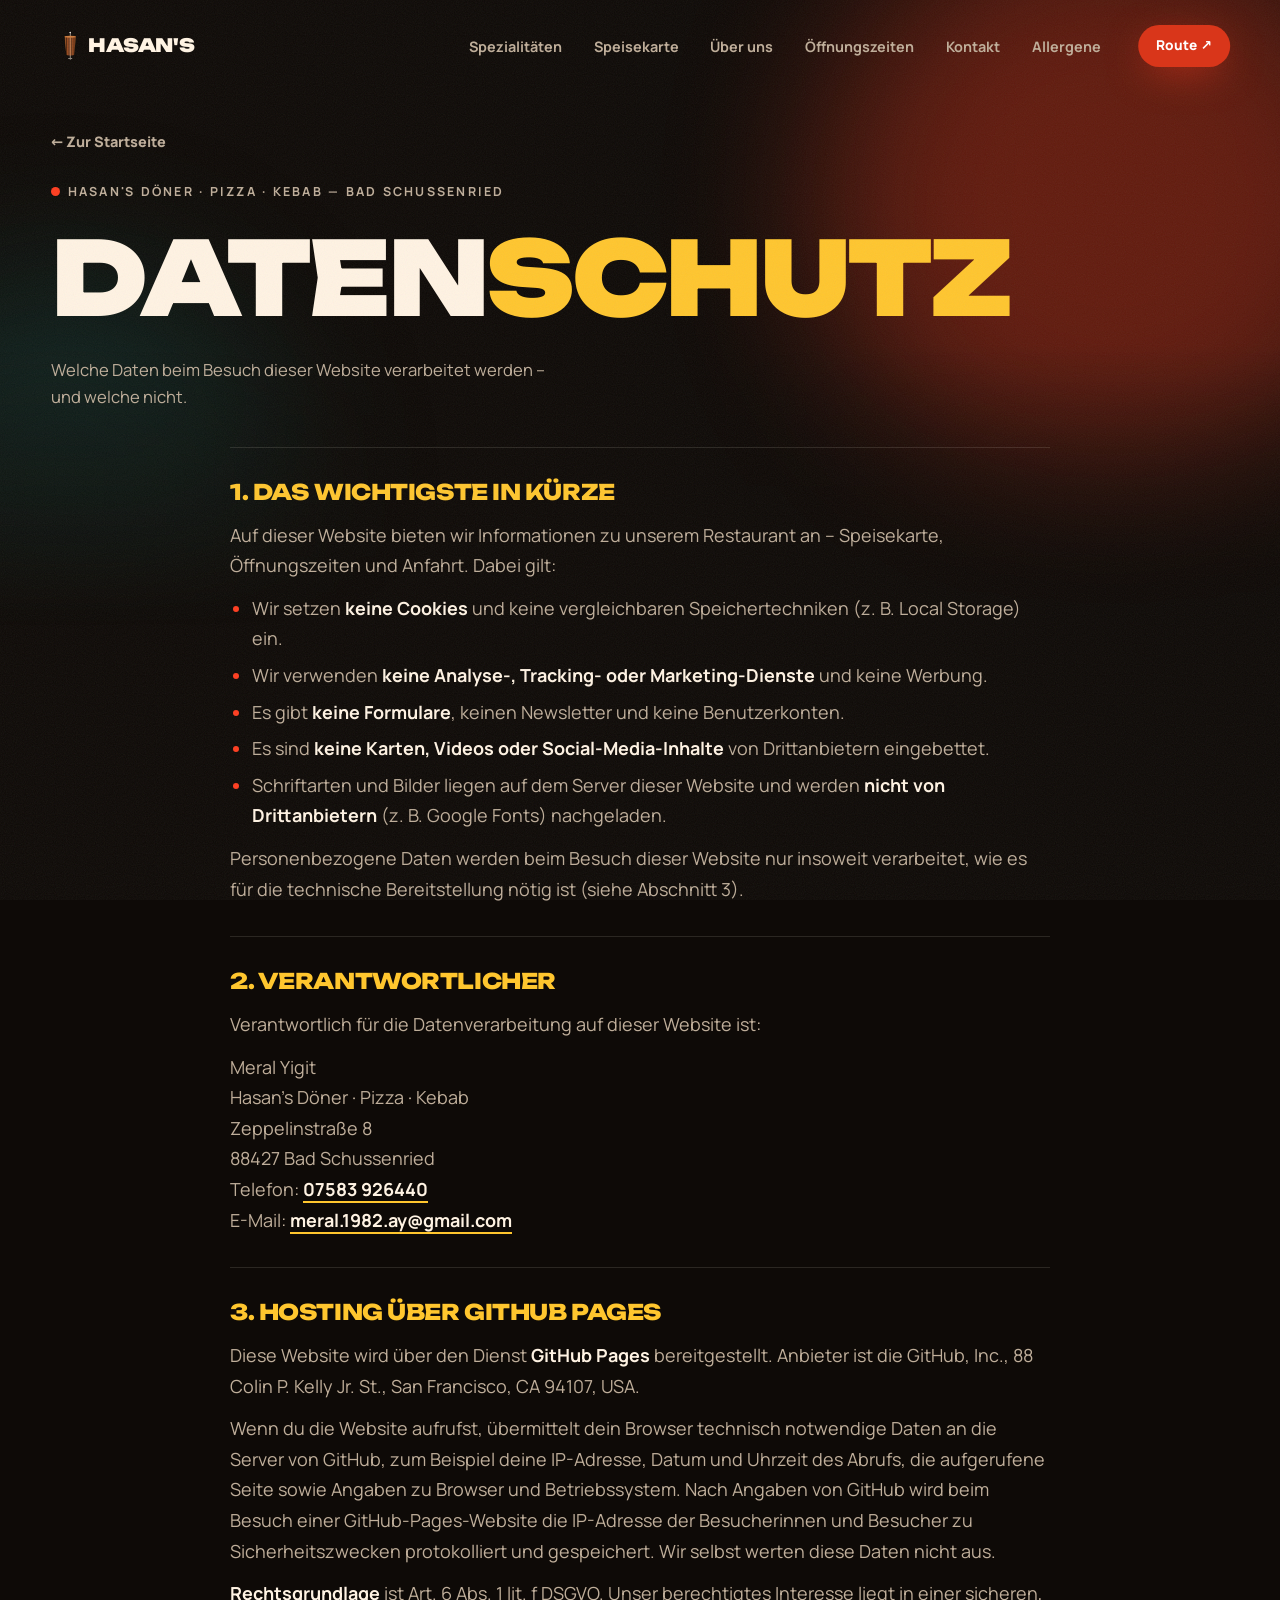
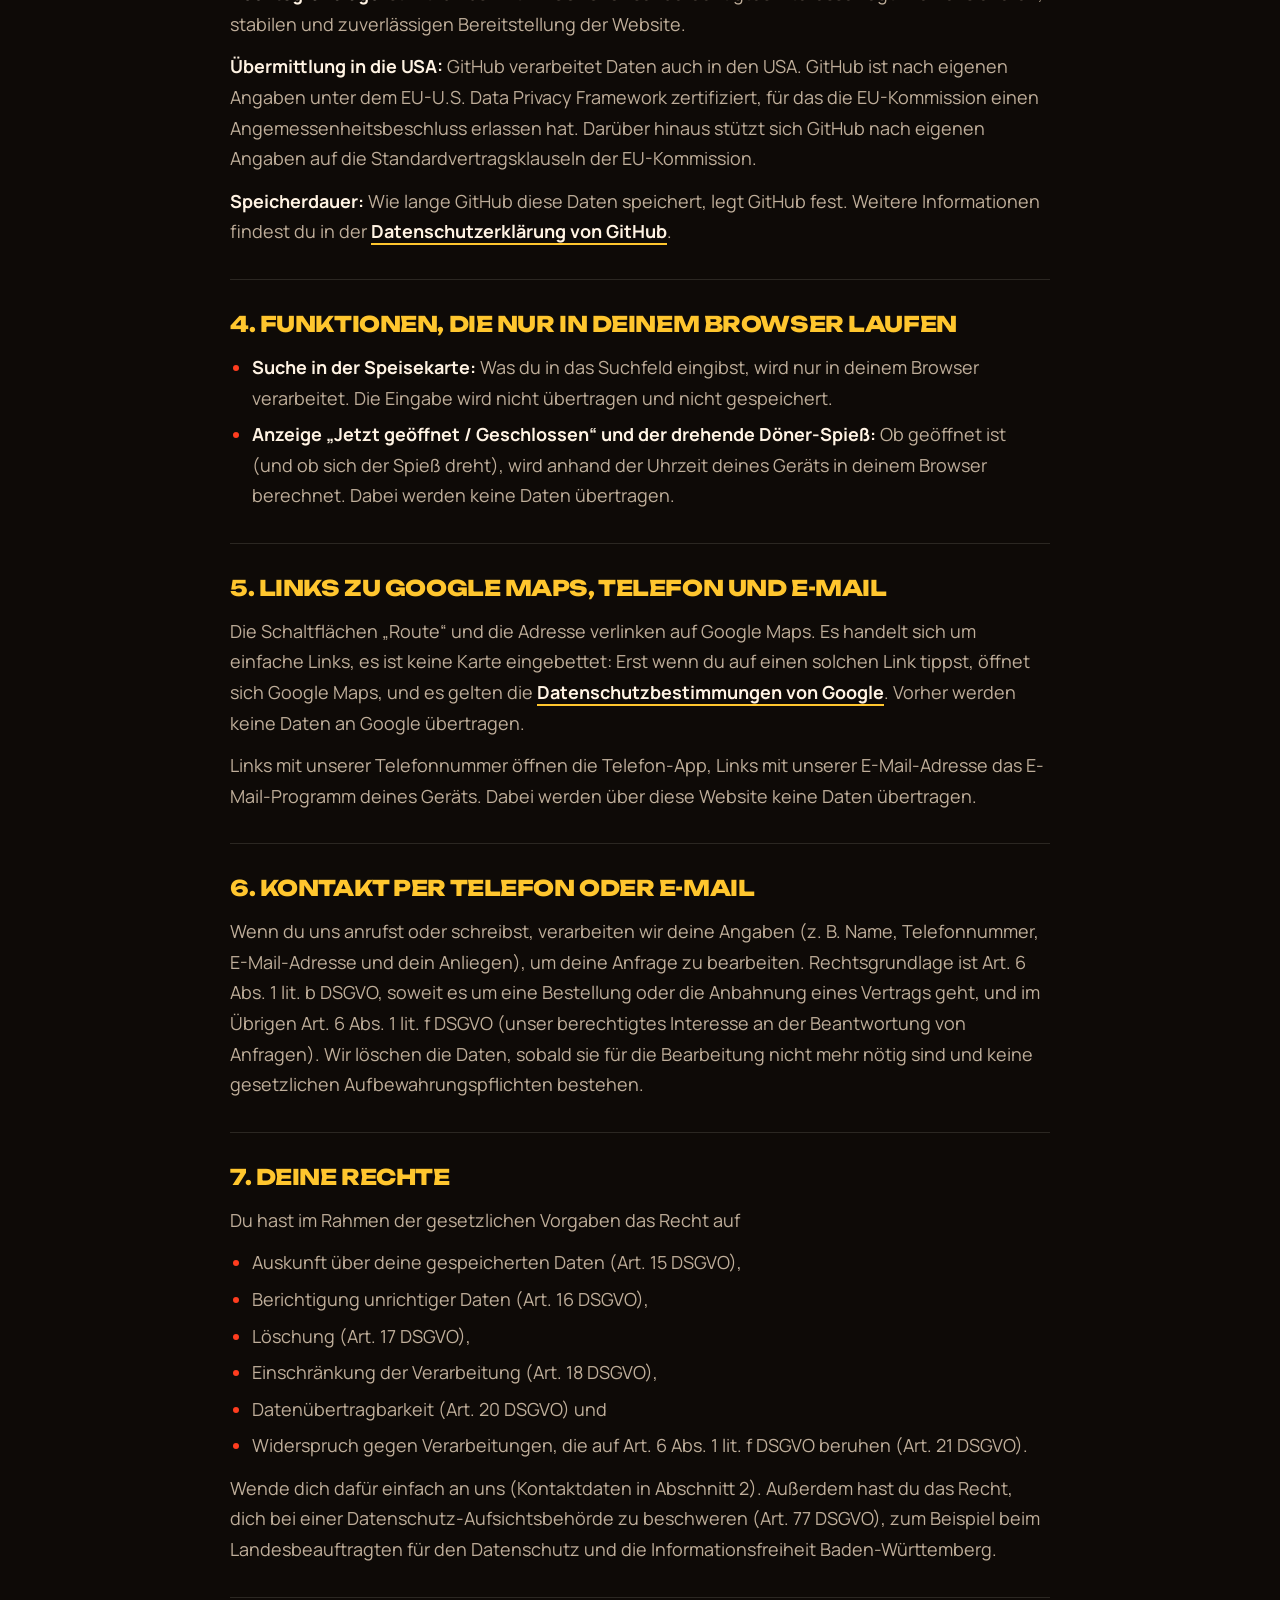
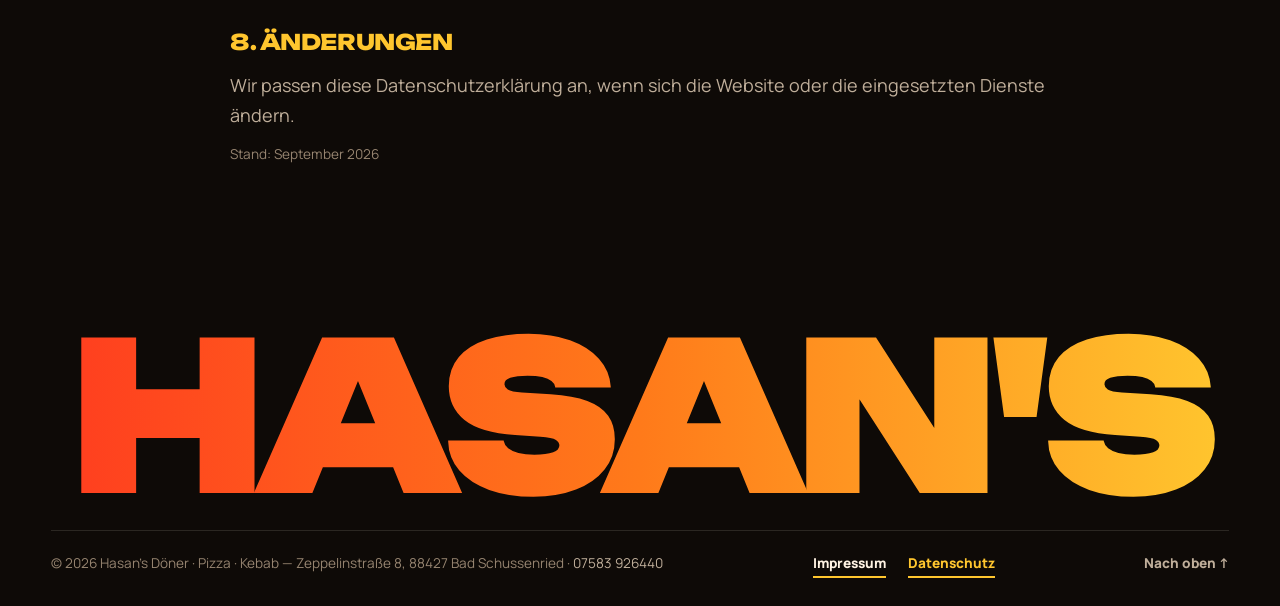
<file: datenschutz.html>
<!doctype html>
<html lang="de" class="no-js is-loaded">
<head>
  <meta charset="utf-8">
  <meta name="viewport" content="width=device-width, initial-scale=1, viewport-fit=cover">
  <title>Datenschutz – Hasan's Döner · Pizza · Kebab, Bad Schussenried</title>
  <meta name="description" content="Datenschutzerklärung von Hasan's Döner · Pizza · Kebab: keine Cookies, kein Tracking, Hosting über GitHub Pages.">
  <meta name="theme-color" content="#0e0a07">
  <link rel="icon" href="assets/favicon.svg" type="image/svg+xml">
  <link rel="preload" href="assets/fonts/unbounded-latin-wght-normal.woff2" as="font" type="font/woff2" crossorigin>
  <link rel="preload" href="assets/fonts/manrope-latin-wght-normal.woff2" as="font" type="font/woff2" crossorigin>
  <link rel="stylesheet" href="assets/css/style.css?v=9">
  <script>document.documentElement.classList.replace('no-js', 'js');</script>
</head>
<body class="page-legal">

  <!-- Wiederverwendbare Grafiken -->
  <svg class="sprite" aria-hidden="true" focusable="false">
    <defs>
      <linearGradient id="g-fry" x1="0" x2="1">
        <stop offset="0" stop-color="#e99d12"/>
        <stop offset=".45" stop-color="#ffd84f"/>
        <stop offset="1" stop-color="#dc8f0c"/>
      </linearGradient>
      <linearGradient id="g-bread" x1="0" y1="0" x2="0" y2="1">
        <stop offset="0" stop-color="#f3bd6a"/>
        <stop offset="1" stop-color="#c47a35"/>
      </linearGradient>
      <linearGradient id="g-spit-shade" x1="0" x2="1">
        <stop offset="0" stop-color="#000" stop-opacity=".6"/>
        <stop offset=".3" stop-color="#000" stop-opacity="0"/>
        <stop offset=".5" stop-color="#fff" stop-opacity=".16"/>
        <stop offset=".72" stop-color="#000" stop-opacity="0"/>
        <stop offset="1" stop-color="#000" stop-opacity=".65"/>
      </linearGradient>
      <clipPath id="clip-spit">
        <path d="M28 64q72-22 144 0l-24 230q-48 16-96 0z"/>
      </clipPath>
      <pattern id="p-spit" width="60" height="10" patternUnits="userSpaceOnUse">
        <rect width="22" height="10" fill="#9b4f24"/>
        <rect x="22" width="12" height="10" fill="#743617"/>
        <rect x="34" width="18" height="10" fill="#b8672f"/>
        <rect x="52" width="8" height="10" fill="#652f13"/>
      </pattern>
    </defs>
    <symbol id="i-fry" viewBox="0 0 24 120">
      <rect x="2" y="2" width="20" height="116" rx="6" fill="url(#g-fry)"/>
      <rect x="7" y="10" width="3.5" height="92" rx="1.75" fill="#fff5c4" opacity=".6"/>
      <path d="M2 106c6 6 14 6 20 0v6a6 6 0 0 1-6 6H8a6 6 0 0 1-6-6z" fill="#b8690a" opacity=".5"/>
    </symbol>
    <symbol id="i-corn" viewBox="0 0 30 30">
      <path d="M15 2c9 0 13 8 12 15-1 8-7 11-12 11S4 25 3 17C2 10 6 2 15 2z" fill="#ffcd2e"/>
      <ellipse cx="11" cy="10" rx="4" ry="3" fill="#fff3b5" opacity=".7"/>
    </symbol>
    <symbol id="i-drop" viewBox="0 0 30 34">
      <path d="M15 1S3 16 3 22a12 12 0 0 0 24 0C27 16 15 1 15 1z" fill="#ff3d1f"/>
      <ellipse cx="10" cy="22" rx="3" ry="5" fill="#fff" opacity=".35"/>
    </symbol>
    <symbol id="i-spark" viewBox="0 0 24 24">
      <path d="M12 0c1 7 5 11 12 12-7 1-11 5-12 12-1-7-5-11-12-12 7-1 11-5 12-12z" fill="currentColor"/>
    </symbol>
    <symbol id="i-spit" viewBox="0 0 200 360">
      <rect x="96" y="6" width="8" height="346" rx="4" fill="#d6cdc2"/>
      <circle cx="100" cy="12" r="10" fill="#efe7dc"/>
      <g clip-path="url(#clip-spit)">
        <g class="spit__bands">
          <rect x="-120" y="40" width="440" height="270" fill="url(#p-spit)"/>
        </g>
        <path d="M30 95q70-14 140 0M34 130q66-13 132 0M38 165q62-12 124 0M42 200q58-11 116 0M46 235q54-10 108 0M50 270q50-9 100 0" stroke="#4a210c" stroke-width="2.5" fill="none" opacity=".3"/>
        <rect x="0" y="40" width="200" height="270" fill="url(#g-spit-shade)"/>
      </g>
      <ellipse cx="100" cy="64" rx="72" ry="13" fill="#c2733a"/>
      <ellipse cx="100" cy="62" rx="60" ry="8" fill="#d98c4c" opacity=".6"/>
      <rect x="74" y="330" width="52" height="14" rx="5" fill="#8f857b"/>
    </symbol>
    <!-- Linien-Symbole für Speisekarte, Karten und Schritte -->
    <symbol id="l-spiess" viewBox="0 0 32 32"><path d="M16 3v26M12 29h8"/><path d="M8.5 8h15l-3.5 16h-8z"/><path d="M9.6 13h12.8M10.7 18h10.6"/></symbol>
    <symbol id="l-box" viewBox="0 0 32 32"><path d="M7 13h18l-2.2 14H9.2z"/><path d="M7 13 5.5 8 12 9.5M25 13l1.5-5L20 9.5"/><path d="M11 13c1.6-3.4 8.4-3.4 10 0"/><path d="M9.8 19h12.4"/></symbol>
    <symbol id="l-wrap" viewBox="0 0 32 32"><path d="M6 21 16.5 10.5M12 27l10.5-10.5"/><circle cx="19.5" cy="13.5" r="4.24"/><path d="M6 21a4.24 4.24 0 0 0 6 6"/><path d="M19.5 12a1.5 1.5 0 1 1-1.5 1.5"/><path d="M9 20.5l3.5 3.5"/></symbol>
    <symbol id="l-tasche" viewBox="0 0 32 32"><path d="M5 13a11 11 0 0 0 22 0z"/><path d="M9.5 13a6.5 6.5 0 0 0 13 0"/><path d="M5.5 13c1.6-3.2 3.7-3.2 5.3 0s3.7 3.2 5.3 0 3.7-3.2 5.3 0 3.4-3 5.1-.2"/><path d="M13 7.5c.6-1.4 1.6-2.2 3-2.5M18.5 8c.4-1 1.1-1.6 2-1.8"/></symbol>
    <symbol id="l-teller" viewBox="0 0 32 32"><ellipse cx="16" cy="21" rx="12" ry="6"/><ellipse cx="16" cy="21" rx="7" ry="3"/><path d="M11 19c0-4 2.3-6.5 5-6.5s5 2.5 5 6.5"/><path d="M13 9c-1-1.5 1-2.5 0-4M19 9c-1-1.5 1-2.5 0-4"/></symbol>
    <symbol id="l-lahmacun" viewBox="0 0 32 32"><circle cx="16" cy="16" r="11.5"/><path d="M11.5 12.5h.01M18 11h.01M21.5 16.5h.01M13 19.5h.01M17.5 20.5h.01M16 15.5h.01"/><path d="M8 16c.8-4 4-7.5 8-8"/></symbol>
    <symbol id="l-pide" viewBox="0 0 32 32"><path d="M2.5 16c5-4.6 9.3-6.2 13.5-6.2s8.5 1.6 13.5 6.2c-5 4.6-9.3 6.2-13.5 6.2S7.5 20.6 2.5 16z"/><path d="M2.5 16H6M26 16h3.5"/><path d="M10.5 15h.01M13.5 17.5h.01M16.5 14.3h.01M19.5 17.3h.01M22 15h.01"/></symbol>
    <symbol id="l-pizza" viewBox="0 0 32 32"><path d="M16 28.5 4.5 8.6c7.2-4.1 15.8-4.1 23 0z"/><path d="M6.4 11.9c6.2-3.3 13-3.3 19.2 0"/><circle cx="13" cy="15.5" r="1.7"/><circle cx="19.2" cy="16.2" r="1.7"/><circle cx="16" cy="21.8" r="1.5"/></symbol>
    <symbol id="l-calzone" viewBox="0 0 32 32"><path d="M4 21a12 12 0 0 1 24 0z"/><path d="M6.5 21v2.5M10.5 21v2.8M14.5 21v3M18.5 21v3M22.5 21v2.8M26 21v2.2"/><path d="M12.5 14l2 2M17.5 12.5l2 2"/></symbol>
    <symbol id="l-falafel" viewBox="0 0 32 32"><circle cx="10.5" cy="20.5" r="5"/><circle cx="21.5" cy="20.5" r="5"/><circle cx="16" cy="11" r="5"/><path d="M9 19h.01M12 22h.01M20 22h.01M23 19h.01M15 10h.01M17.5 12.5h.01"/></symbol>
    <symbol id="l-salat" viewBox="0 0 32 32"><path d="M4 16h24a12 10 0 0 1-24 0z"/><path d="M9 16c-.3-4.2 2.5-7.5 7-8M15 16c0-4.5 2.8-8 8-8.6M20 16c.2-2.6 1.8-4.6 5-5"/><path d="M12 26h8"/></symbol>
    <symbol id="l-burger" viewBox="0 0 32 32"><path d="M6 14c0-5 4.5-8 10-8s10 3 10 8z"/><path d="M5 17.5h22"/><path d="M5.5 21c2 1.5 3.5 1.5 5.5 0s3.5-1.5 5.5 0 3.5 1.5 5.5 0 3-1.5 5 0"/><path d="M6 24h20v.5a3 3 0 0 1-3 3H9a3 3 0 0 1-3-3z"/><path d="M12 10h.01M16 9h.01M20 10h.01"/></symbol>
    <symbol id="l-pommes" viewBox="0 0 32 32"><path d="M8 13h16l-2.5 15h-11z"/><path d="M11 13l-1.2-8M14.3 13V4.5M17.7 13l.4-7.5M21 13l1.4-6.5"/><path d="M12.5 19.5c1.8 1.3 5.2 1.3 7 0"/></symbol>
    <symbol id="l-baklava" viewBox="0 0 32 32"><path d="M16 4l10 12-10 12L6 16z"/><path d="M16 10.5l4.6 5.5-4.6 5.5-4.6-5.5z"/><path d="M16 16h.01"/></symbol>
    <symbol id="l-drink" viewBox="0 0 32 32"><path d="M8.5 10h15l-2 18h-11z"/><path d="M17.5 10l3-7h3.5"/><path d="M9.3 16.5h13.4"/><path d="M13 20.5h.01M17 23h.01"/></symbol>
    <symbol id="l-brot" viewBox="0 0 32 32"><path d="M4 21c0-6.5 5.4-10.5 12-10.5S28 14.5 28 21c-8 2.4-16 2.4-24 0z"/><path d="M9.5 15.5l2.5 3M15 14l2.5 3.2M20.5 15l2.4 3"/></symbol>
    <symbol id="l-blatt" viewBox="0 0 32 32"><path d="M6 26C6 13 13 6 26 6c0 13-7 20-20 20z"/><path d="M6 26 18 14M12 20h5M15.5 16.5v-4"/></symbol>
    <symbol id="l-tropfen" viewBox="0 0 32 32"><path d="M16 4s-8 9.5-8 15a8 8 0 0 0 16 0c0-5.5-8-15-8-15z"/><path d="M12.5 20a3.5 3.5 0 0 0 3.5 3.5"/></symbol>
    <symbol id="l-keule" viewBox="0 0 32 32"><path d="M13.2 18.8C9.6 15.2 10 9.7 13.6 6.8c3.6-2.9 9-2.4 11.7 1.1 2.8 3.6 2 8.9-1.6 11.5-3.1 2.2-7.5 2-10.5-.6z"/><path d="M13.2 18.8 8.5 23.5"/><path d="M8.5 23.5a2.3 2.3 0 1 0-2.4 3.6 2.3 2.3 0 1 0 3.6-2.4z"/><path d="M17.5 10.5c1.2-1 2.8-1.2 4.1-.6"/></symbol>
    <symbol id="l-tasse" viewBox="0 0 32 32"><path d="M6 13h16v7a6 6 0 0 1-6 6h-4a6 6 0 0 1-6-6z"/><path d="M22 15h2a3 3 0 0 1 0 6h-2.3"/><path d="M11 9c-.8-1.3.8-2.2 0-3.6M16 9c-.8-1.3.8-2.2 0-3.6"/></symbol>
    <symbol id="l-phone" viewBox="0 0 32 32"><path d="M9.5 4.5h4l2 6.2-3.1 2a14.5 14.5 0 0 0 7.9 7.9l2-3.1 6.2 2v4a3 3 0 0 1-3 3C14.9 26.5 5.5 17.1 5.5 7.5a3 3 0 0 1 4-3z"/></symbol>
    <symbol id="l-hinweis" viewBox="0 0 32 32"><path d="M16 4 29 27H3z"/><path d="M16 12.5v6.5M16 23h.01"/></symbol>
    <symbol id="l-plus" viewBox="0 0 32 32"><path d="M16 8v16M8 16h16"/></symbol>
  </svg>

  <div class="progress" aria-hidden="true"></div>

  <header class="nav">
    <a class="nav__logo" href="index.html" aria-label="Hasan's – zur Startseite">
      <svg class="nav__spit" aria-hidden="true"><use href="#i-spit"/></svg>
      <span>HASAN'S</span>
    </a>
    <nav class="nav__links" aria-label="Hauptnavigation">
      <a href="index.html#menu">Spezialitäten</a>
      <a href="speisekarte.html">Speisekarte</a>
      <a href="index.html#ueber-uns">Über uns</a>
      <a href="index.html#oeffnungszeiten">Öffnungszeiten</a>
      <a href="index.html#besuch">Kontakt</a>
      <a href="index.html#allergene">Allergene</a>
    </nav>
    <a class="btn btn--small btn--primary nav__cta" href="https://www.google.com/maps/search/?api=1&amp;query=D%C3%B6ner-Pizza-Kebab+Hasans%2C+Zeppelinstra%C3%9Fe+8%2C+88427+Bad+Schussenried" target="_blank" rel="noopener">Route ↗</a>
    <button class="nav__burger" type="button" aria-expanded="false" aria-controls="mobile-menu" aria-label="Menü öffnen">
      <span></span><span></span>
    </button>
  </header>

  <div class="mobile-menu" id="mobile-menu" inert>
    <nav aria-label="Mobile Navigation">
      <a href="index.html" style="--i:0">Startseite</a>
      <a href="speisekarte.html" style="--i:1">Speisekarte</a>
      <a href="index.html#ueber-uns" style="--i:2">Über uns</a>
      <a href="index.html#oeffnungszeiten" style="--i:3">Öffnungszeiten</a>
      <a href="index.html#besuch" style="--i:4">Kontakt</a>
      <a href="index.html#allergene" style="--i:5">Allergene</a>
    </nav>
    <p class="mobile-menu__foot">Zeppelinstraße 8 · Bad Schussenried<br><a href="tel:+497583926440">07583 926440</a></p>
  </div>

  <main id="top">
    <header class="page-head page-head--legal">
      <div class="page-head__bg" aria-hidden="true">
        <span class="blob blob--1"></span>
        <span class="blob blob--3"></span>
      </div>
      <a class="page-head__back" href="index.html" style="--d:0">← Zur Startseite</a>
      <p class="eyebrow" style="--d:1"><span class="pulse"></span> Hasan's Döner · Pizza · Kebab — Bad Schussenried</p>
      <h1 class="page-head__title" style="--d:2">Daten<em>schutz</em></h1>
      <p class="page-head__lead" style="--d:3">Welche Daten beim Besuch dieser Website verarbeitet werden – und welche nicht.</p>
    </header>

    <article class="legal">
      <section>
        <h2>1. Das Wichtigste in Kürze</h2>
        <p>Auf dieser Website bieten wir Informationen zu unserem Restaurant an – Speisekarte, Öffnungszeiten und Anfahrt. Dabei gilt:</p>
        <ul>
          <li>Wir setzen <strong>keine Cookies</strong> und keine vergleichbaren Speichertechniken (z. B. Local Storage) ein.</li>
          <li>Wir verwenden <strong>keine Analyse-, Tracking- oder Marketing-Dienste</strong> und keine Werbung.</li>
          <li>Es gibt <strong>keine Formulare</strong>, keinen Newsletter und keine Benutzerkonten.</li>
          <li>Es sind <strong>keine Karten, Videos oder Social-Media-Inhalte</strong> von Drittanbietern eingebettet.</li>
          <li>Schriftarten und Bilder liegen auf dem Server dieser Website und werden <strong>nicht von Drittanbietern</strong> (z. B. Google Fonts) nachgeladen.</li>
        </ul>
        <p>Personenbezogene Daten werden beim Besuch dieser Website nur insoweit verarbeitet, wie es für die technische Bereitstellung nötig ist (siehe Abschnitt 3).</p>
      </section>

      <section>
        <h2>2. Verantwortlicher</h2>
        <p>Verantwortlich für die Datenverarbeitung auf dieser Website ist:</p>
        <p>
          Meral Yigit<br>
          Hasan's Döner · Pizza · Kebab<br>
          Zeppelinstraße 8<br>
          88427 Bad Schussenried<br>
          Telefon: <a href="tel:+497583926440">07583 926440</a><br>
          E-Mail: <a href="mailto:meral.1982.ay@gmail.com">meral.1982.ay@gmail.com</a>
        </p>
      </section>

      <section>
        <h2>3. Hosting über GitHub Pages</h2>
        <p>Diese Website wird über den Dienst <strong>GitHub Pages</strong> bereitgestellt. Anbieter ist die GitHub, Inc., 88 Colin P. Kelly Jr. St., San Francisco, CA 94107, USA.</p>
        <p>Wenn du die Website aufrufst, übermittelt dein Browser technisch notwendige Daten an die Server von GitHub, zum Beispiel deine IP-Adresse, Datum und Uhrzeit des Abrufs, die aufgerufene Seite sowie Angaben zu Browser und Betriebssystem. Nach Angaben von GitHub wird beim Besuch einer GitHub-Pages-Website die IP-Adresse der Besucherinnen und Besucher zu Sicherheitszwecken protokolliert und gespeichert. Wir selbst werten diese Daten nicht aus.</p>
        <p><strong>Rechtsgrundlage</strong> ist Art. 6 Abs. 1 lit. f DSGVO. Unser berechtigtes Interesse liegt in einer sicheren, stabilen und zuverlässigen Bereitstellung der Website.</p>
        <p><strong>Übermittlung in die USA:</strong> GitHub verarbeitet Daten auch in den USA. GitHub ist nach eigenen Angaben unter dem EU-U.S. Data Privacy Framework zertifiziert, für das die EU-Kommission einen Angemessenheitsbeschluss erlassen hat. Darüber hinaus stützt sich GitHub nach eigenen Angaben auf die Standardvertragsklauseln der EU-Kommission.</p>
        <p><strong>Speicherdauer:</strong> Wie lange GitHub diese Daten speichert, legt GitHub fest. Weitere Informationen findest du in der <a href="https://docs.github.com/en/site-policy/privacy-policies/github-general-privacy-statement" target="_blank" rel="noopener">Datenschutzerklärung von GitHub</a>.</p>
      </section>

      <section>
        <h2>4. Funktionen, die nur in deinem Browser laufen</h2>
        <ul>
          <li><strong>Suche in der Speisekarte:</strong> Was du in das Suchfeld eingibst, wird nur in deinem Browser verarbeitet. Die Eingabe wird nicht übertragen und nicht gespeichert.</li>
          <li><strong>Anzeige „Jetzt geöffnet / Geschlossen“ und der drehende Döner-Spieß:</strong> Ob geöffnet ist (und ob sich der Spieß dreht), wird anhand der Uhrzeit deines Geräts in deinem Browser berechnet. Dabei werden keine Daten übertragen.</li>
        </ul>
      </section>

      <section>
        <h2>5. Links zu Google Maps, Telefon und E-Mail</h2>
        <p>Die Schaltflächen „Route“ und die Adresse verlinken auf Google Maps. Es handelt sich um einfache Links, es ist keine Karte eingebettet: Erst wenn du auf einen solchen Link tippst, öffnet sich Google Maps, und es gelten die <a href="https://policies.google.com/privacy" target="_blank" rel="noopener">Datenschutzbestimmungen von Google</a>. Vorher werden keine Daten an Google übertragen.</p>
        <p>Links mit unserer Telefonnummer öffnen die Telefon-App, Links mit unserer E-Mail-Adresse das E-Mail-Programm deines Geräts. Dabei werden über diese Website keine Daten übertragen.</p>
      </section>

      <section>
        <h2>6. Kontakt per Telefon oder E-Mail</h2>
        <p>Wenn du uns anrufst oder schreibst, verarbeiten wir deine Angaben (z. B. Name, Telefonnummer, E-Mail-Adresse und dein Anliegen), um deine Anfrage zu bearbeiten. Rechtsgrundlage ist Art. 6 Abs. 1 lit. b DSGVO, soweit es um eine Bestellung oder die Anbahnung eines Vertrags geht, und im Übrigen Art. 6 Abs. 1 lit. f DSGVO (unser berechtigtes Interesse an der Beantwortung von Anfragen). Wir löschen die Daten, sobald sie für die Bearbeitung nicht mehr nötig sind und keine gesetzlichen Aufbewahrungspflichten bestehen.</p>
      </section>

      <section>
        <h2>7. Deine Rechte</h2>
        <p>Du hast im Rahmen der gesetzlichen Vorgaben das Recht auf</p>
        <ul>
          <li>Auskunft über deine gespeicherten Daten (Art. 15 DSGVO),</li>
          <li>Berichtigung unrichtiger Daten (Art. 16 DSGVO),</li>
          <li>Löschung (Art. 17 DSGVO),</li>
          <li>Einschränkung der Verarbeitung (Art. 18 DSGVO),</li>
          <li>Datenübertragbarkeit (Art. 20 DSGVO) und</li>
          <li>Widerspruch gegen Verarbeitungen, die auf Art. 6 Abs. 1 lit. f DSGVO beruhen (Art. 21 DSGVO).</li>
        </ul>
        <p>Wende dich dafür einfach an uns (Kontaktdaten in Abschnitt 2). Außerdem hast du das Recht, dich bei einer Datenschutz-Aufsichtsbehörde zu beschweren (Art. 77 DSGVO), zum Beispiel beim Landesbeauftragten für den Datenschutz und die Informationsfreiheit Baden-Württemberg.</p>
      </section>

      <section>
        <h2>8. Änderungen</h2>
        <p>Wir passen diese Datenschutzerklärung an, wenn sich die Website oder die eingesetzten Dienste ändern.</p>
        <p class="legal__stand">Stand: September 2026</p>
      </section>
    </article>
  </main>

  <footer class="footer">
    <a class="footer__big" href="index.html" aria-label="Zur Startseite">HASAN'S</a>
    <div class="footer__row">
      <p>© <span data-year>2026</span> Hasan's Döner · Pizza · Kebab — Zeppelinstraße 8, 88427 Bad Schussenried · <a href="tel:+497583926440">07583 926440</a></p>
      <nav class="footer__legal" aria-label="Rechtliches">
        <a href="impressum.html">Impressum</a>
        <a href="datenschutz.html" aria-current="page">Datenschutz</a>
      </nav>
      <a href="#top" class="footer__top">Nach oben ↑</a>
    </div>
  </footer>

  <script src="assets/js/common.js?v=9" defer></script>
</body>
</html>
</file>
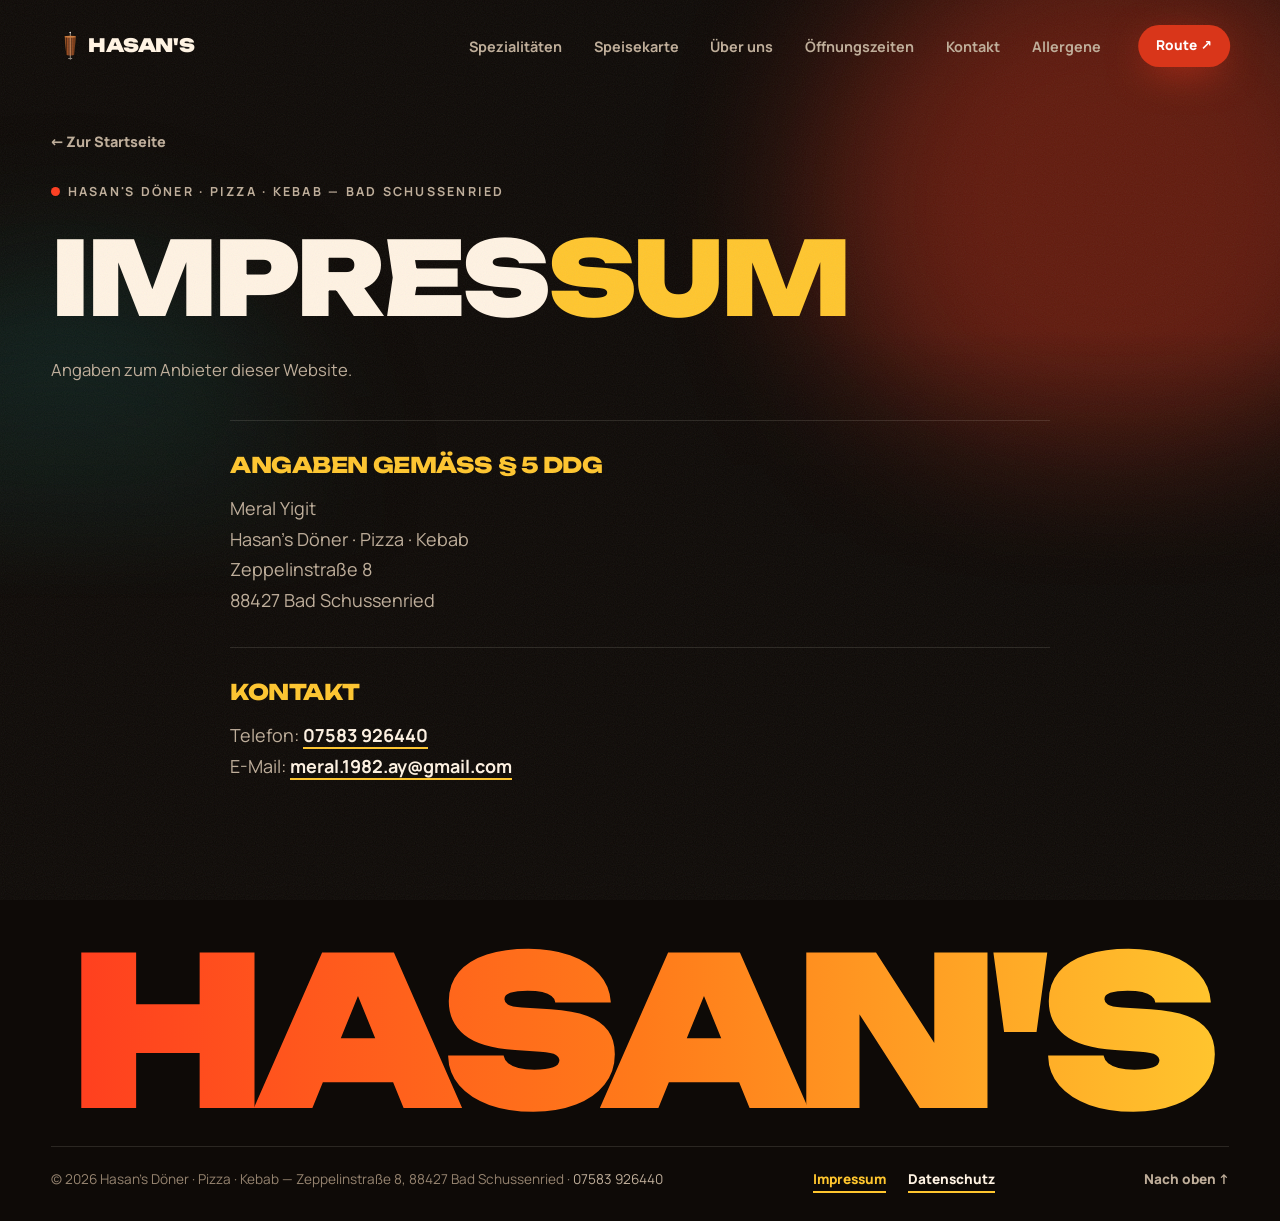
<file: impressum.html>
<!doctype html>
<html lang="de" class="no-js is-loaded">
<head>
  <meta charset="utf-8">
  <meta name="viewport" content="width=device-width, initial-scale=1, viewport-fit=cover">
  <title>Impressum – Hasan's Döner · Pizza · Kebab, Bad Schussenried</title>
  <meta name="description" content="Impressum von Hasan's Döner · Pizza · Kebab, Zeppelinstraße 8, 88427 Bad Schussenried.">
  <meta name="theme-color" content="#0e0a07">
  <link rel="icon" href="assets/favicon.svg" type="image/svg+xml">
  <link rel="preload" href="assets/fonts/unbounded-latin-wght-normal.woff2" as="font" type="font/woff2" crossorigin>
  <link rel="preload" href="assets/fonts/manrope-latin-wght-normal.woff2" as="font" type="font/woff2" crossorigin>
  <link rel="stylesheet" href="assets/css/style.css?v=9">
  <script>document.documentElement.classList.replace('no-js', 'js');</script>
</head>
<body class="page-legal">

  <!-- Wiederverwendbare Grafiken -->
  <svg class="sprite" aria-hidden="true" focusable="false">
    <defs>
      <linearGradient id="g-fry" x1="0" x2="1">
        <stop offset="0" stop-color="#e99d12"/>
        <stop offset=".45" stop-color="#ffd84f"/>
        <stop offset="1" stop-color="#dc8f0c"/>
      </linearGradient>
      <linearGradient id="g-bread" x1="0" y1="0" x2="0" y2="1">
        <stop offset="0" stop-color="#f3bd6a"/>
        <stop offset="1" stop-color="#c47a35"/>
      </linearGradient>
      <linearGradient id="g-spit-shade" x1="0" x2="1">
        <stop offset="0" stop-color="#000" stop-opacity=".6"/>
        <stop offset=".3" stop-color="#000" stop-opacity="0"/>
        <stop offset=".5" stop-color="#fff" stop-opacity=".16"/>
        <stop offset=".72" stop-color="#000" stop-opacity="0"/>
        <stop offset="1" stop-color="#000" stop-opacity=".65"/>
      </linearGradient>
      <clipPath id="clip-spit">
        <path d="M28 64q72-22 144 0l-24 230q-48 16-96 0z"/>
      </clipPath>
      <pattern id="p-spit" width="60" height="10" patternUnits="userSpaceOnUse">
        <rect width="22" height="10" fill="#9b4f24"/>
        <rect x="22" width="12" height="10" fill="#743617"/>
        <rect x="34" width="18" height="10" fill="#b8672f"/>
        <rect x="52" width="8" height="10" fill="#652f13"/>
      </pattern>
    </defs>
    <symbol id="i-fry" viewBox="0 0 24 120">
      <rect x="2" y="2" width="20" height="116" rx="6" fill="url(#g-fry)"/>
      <rect x="7" y="10" width="3.5" height="92" rx="1.75" fill="#fff5c4" opacity=".6"/>
      <path d="M2 106c6 6 14 6 20 0v6a6 6 0 0 1-6 6H8a6 6 0 0 1-6-6z" fill="#b8690a" opacity=".5"/>
    </symbol>
    <symbol id="i-corn" viewBox="0 0 30 30">
      <path d="M15 2c9 0 13 8 12 15-1 8-7 11-12 11S4 25 3 17C2 10 6 2 15 2z" fill="#ffcd2e"/>
      <ellipse cx="11" cy="10" rx="4" ry="3" fill="#fff3b5" opacity=".7"/>
    </symbol>
    <symbol id="i-drop" viewBox="0 0 30 34">
      <path d="M15 1S3 16 3 22a12 12 0 0 0 24 0C27 16 15 1 15 1z" fill="#ff3d1f"/>
      <ellipse cx="10" cy="22" rx="3" ry="5" fill="#fff" opacity=".35"/>
    </symbol>
    <symbol id="i-spark" viewBox="0 0 24 24">
      <path d="M12 0c1 7 5 11 12 12-7 1-11 5-12 12-1-7-5-11-12-12 7-1 11-5 12-12z" fill="currentColor"/>
    </symbol>
    <symbol id="i-spit" viewBox="0 0 200 360">
      <rect x="96" y="6" width="8" height="346" rx="4" fill="#d6cdc2"/>
      <circle cx="100" cy="12" r="10" fill="#efe7dc"/>
      <g clip-path="url(#clip-spit)">
        <g class="spit__bands">
          <rect x="-120" y="40" width="440" height="270" fill="url(#p-spit)"/>
        </g>
        <path d="M30 95q70-14 140 0M34 130q66-13 132 0M38 165q62-12 124 0M42 200q58-11 116 0M46 235q54-10 108 0M50 270q50-9 100 0" stroke="#4a210c" stroke-width="2.5" fill="none" opacity=".3"/>
        <rect x="0" y="40" width="200" height="270" fill="url(#g-spit-shade)"/>
      </g>
      <ellipse cx="100" cy="64" rx="72" ry="13" fill="#c2733a"/>
      <ellipse cx="100" cy="62" rx="60" ry="8" fill="#d98c4c" opacity=".6"/>
      <rect x="74" y="330" width="52" height="14" rx="5" fill="#8f857b"/>
    </symbol>
    <!-- Linien-Symbole für Speisekarte, Karten und Schritte -->
    <symbol id="l-spiess" viewBox="0 0 32 32"><path d="M16 3v26M12 29h8"/><path d="M8.5 8h15l-3.5 16h-8z"/><path d="M9.6 13h12.8M10.7 18h10.6"/></symbol>
    <symbol id="l-box" viewBox="0 0 32 32"><path d="M7 13h18l-2.2 14H9.2z"/><path d="M7 13 5.5 8 12 9.5M25 13l1.5-5L20 9.5"/><path d="M11 13c1.6-3.4 8.4-3.4 10 0"/><path d="M9.8 19h12.4"/></symbol>
    <symbol id="l-wrap" viewBox="0 0 32 32"><path d="M6 21 16.5 10.5M12 27l10.5-10.5"/><circle cx="19.5" cy="13.5" r="4.24"/><path d="M6 21a4.24 4.24 0 0 0 6 6"/><path d="M19.5 12a1.5 1.5 0 1 1-1.5 1.5"/><path d="M9 20.5l3.5 3.5"/></symbol>
    <symbol id="l-tasche" viewBox="0 0 32 32"><path d="M5 13a11 11 0 0 0 22 0z"/><path d="M9.5 13a6.5 6.5 0 0 0 13 0"/><path d="M5.5 13c1.6-3.2 3.7-3.2 5.3 0s3.7 3.2 5.3 0 3.7-3.2 5.3 0 3.4-3 5.1-.2"/><path d="M13 7.5c.6-1.4 1.6-2.2 3-2.5M18.5 8c.4-1 1.1-1.6 2-1.8"/></symbol>
    <symbol id="l-teller" viewBox="0 0 32 32"><ellipse cx="16" cy="21" rx="12" ry="6"/><ellipse cx="16" cy="21" rx="7" ry="3"/><path d="M11 19c0-4 2.3-6.5 5-6.5s5 2.5 5 6.5"/><path d="M13 9c-1-1.5 1-2.5 0-4M19 9c-1-1.5 1-2.5 0-4"/></symbol>
    <symbol id="l-lahmacun" viewBox="0 0 32 32"><circle cx="16" cy="16" r="11.5"/><path d="M11.5 12.5h.01M18 11h.01M21.5 16.5h.01M13 19.5h.01M17.5 20.5h.01M16 15.5h.01"/><path d="M8 16c.8-4 4-7.5 8-8"/></symbol>
    <symbol id="l-pide" viewBox="0 0 32 32"><path d="M2.5 16c5-4.6 9.3-6.2 13.5-6.2s8.5 1.6 13.5 6.2c-5 4.6-9.3 6.2-13.5 6.2S7.5 20.6 2.5 16z"/><path d="M2.5 16H6M26 16h3.5"/><path d="M10.5 15h.01M13.5 17.5h.01M16.5 14.3h.01M19.5 17.3h.01M22 15h.01"/></symbol>
    <symbol id="l-pizza" viewBox="0 0 32 32"><path d="M16 28.5 4.5 8.6c7.2-4.1 15.8-4.1 23 0z"/><path d="M6.4 11.9c6.2-3.3 13-3.3 19.2 0"/><circle cx="13" cy="15.5" r="1.7"/><circle cx="19.2" cy="16.2" r="1.7"/><circle cx="16" cy="21.8" r="1.5"/></symbol>
    <symbol id="l-calzone" viewBox="0 0 32 32"><path d="M4 21a12 12 0 0 1 24 0z"/><path d="M6.5 21v2.5M10.5 21v2.8M14.5 21v3M18.5 21v3M22.5 21v2.8M26 21v2.2"/><path d="M12.5 14l2 2M17.5 12.5l2 2"/></symbol>
    <symbol id="l-falafel" viewBox="0 0 32 32"><circle cx="10.5" cy="20.5" r="5"/><circle cx="21.5" cy="20.5" r="5"/><circle cx="16" cy="11" r="5"/><path d="M9 19h.01M12 22h.01M20 22h.01M23 19h.01M15 10h.01M17.5 12.5h.01"/></symbol>
    <symbol id="l-salat" viewBox="0 0 32 32"><path d="M4 16h24a12 10 0 0 1-24 0z"/><path d="M9 16c-.3-4.2 2.5-7.5 7-8M15 16c0-4.5 2.8-8 8-8.6M20 16c.2-2.6 1.8-4.6 5-5"/><path d="M12 26h8"/></symbol>
    <symbol id="l-burger" viewBox="0 0 32 32"><path d="M6 14c0-5 4.5-8 10-8s10 3 10 8z"/><path d="M5 17.5h22"/><path d="M5.5 21c2 1.5 3.5 1.5 5.5 0s3.5-1.5 5.5 0 3.5 1.5 5.5 0 3-1.5 5 0"/><path d="M6 24h20v.5a3 3 0 0 1-3 3H9a3 3 0 0 1-3-3z"/><path d="M12 10h.01M16 9h.01M20 10h.01"/></symbol>
    <symbol id="l-pommes" viewBox="0 0 32 32"><path d="M8 13h16l-2.5 15h-11z"/><path d="M11 13l-1.2-8M14.3 13V4.5M17.7 13l.4-7.5M21 13l1.4-6.5"/><path d="M12.5 19.5c1.8 1.3 5.2 1.3 7 0"/></symbol>
    <symbol id="l-baklava" viewBox="0 0 32 32"><path d="M16 4l10 12-10 12L6 16z"/><path d="M16 10.5l4.6 5.5-4.6 5.5-4.6-5.5z"/><path d="M16 16h.01"/></symbol>
    <symbol id="l-drink" viewBox="0 0 32 32"><path d="M8.5 10h15l-2 18h-11z"/><path d="M17.5 10l3-7h3.5"/><path d="M9.3 16.5h13.4"/><path d="M13 20.5h.01M17 23h.01"/></symbol>
    <symbol id="l-brot" viewBox="0 0 32 32"><path d="M4 21c0-6.5 5.4-10.5 12-10.5S28 14.5 28 21c-8 2.4-16 2.4-24 0z"/><path d="M9.5 15.5l2.5 3M15 14l2.5 3.2M20.5 15l2.4 3"/></symbol>
    <symbol id="l-blatt" viewBox="0 0 32 32"><path d="M6 26C6 13 13 6 26 6c0 13-7 20-20 20z"/><path d="M6 26 18 14M12 20h5M15.5 16.5v-4"/></symbol>
    <symbol id="l-tropfen" viewBox="0 0 32 32"><path d="M16 4s-8 9.5-8 15a8 8 0 0 0 16 0c0-5.5-8-15-8-15z"/><path d="M12.5 20a3.5 3.5 0 0 0 3.5 3.5"/></symbol>
    <symbol id="l-keule" viewBox="0 0 32 32"><path d="M13.2 18.8C9.6 15.2 10 9.7 13.6 6.8c3.6-2.9 9-2.4 11.7 1.1 2.8 3.6 2 8.9-1.6 11.5-3.1 2.2-7.5 2-10.5-.6z"/><path d="M13.2 18.8 8.5 23.5"/><path d="M8.5 23.5a2.3 2.3 0 1 0-2.4 3.6 2.3 2.3 0 1 0 3.6-2.4z"/><path d="M17.5 10.5c1.2-1 2.8-1.2 4.1-.6"/></symbol>
    <symbol id="l-tasse" viewBox="0 0 32 32"><path d="M6 13h16v7a6 6 0 0 1-6 6h-4a6 6 0 0 1-6-6z"/><path d="M22 15h2a3 3 0 0 1 0 6h-2.3"/><path d="M11 9c-.8-1.3.8-2.2 0-3.6M16 9c-.8-1.3.8-2.2 0-3.6"/></symbol>
    <symbol id="l-phone" viewBox="0 0 32 32"><path d="M9.5 4.5h4l2 6.2-3.1 2a14.5 14.5 0 0 0 7.9 7.9l2-3.1 6.2 2v4a3 3 0 0 1-3 3C14.9 26.5 5.5 17.1 5.5 7.5a3 3 0 0 1 4-3z"/></symbol>
    <symbol id="l-hinweis" viewBox="0 0 32 32"><path d="M16 4 29 27H3z"/><path d="M16 12.5v6.5M16 23h.01"/></symbol>
    <symbol id="l-plus" viewBox="0 0 32 32"><path d="M16 8v16M8 16h16"/></symbol>
  </svg>

  <div class="progress" aria-hidden="true"></div>

  <header class="nav">
    <a class="nav__logo" href="index.html" aria-label="Hasan's – zur Startseite">
      <svg class="nav__spit" aria-hidden="true"><use href="#i-spit"/></svg>
      <span>HASAN'S</span>
    </a>
    <nav class="nav__links" aria-label="Hauptnavigation">
      <a href="index.html#menu">Spezialitäten</a>
      <a href="speisekarte.html">Speisekarte</a>
      <a href="index.html#ueber-uns">Über uns</a>
      <a href="index.html#oeffnungszeiten">Öffnungszeiten</a>
      <a href="index.html#besuch">Kontakt</a>
      <a href="index.html#allergene">Allergene</a>
    </nav>
    <a class="btn btn--small btn--primary nav__cta" href="https://www.google.com/maps/search/?api=1&amp;query=D%C3%B6ner-Pizza-Kebab+Hasans%2C+Zeppelinstra%C3%9Fe+8%2C+88427+Bad+Schussenried" target="_blank" rel="noopener">Route ↗</a>
    <button class="nav__burger" type="button" aria-expanded="false" aria-controls="mobile-menu" aria-label="Menü öffnen">
      <span></span><span></span>
    </button>
  </header>

  <div class="mobile-menu" id="mobile-menu" inert>
    <nav aria-label="Mobile Navigation">
      <a href="index.html" style="--i:0">Startseite</a>
      <a href="speisekarte.html" style="--i:1">Speisekarte</a>
      <a href="index.html#ueber-uns" style="--i:2">Über uns</a>
      <a href="index.html#oeffnungszeiten" style="--i:3">Öffnungszeiten</a>
      <a href="index.html#besuch" style="--i:4">Kontakt</a>
      <a href="index.html#allergene" style="--i:5">Allergene</a>
    </nav>
    <p class="mobile-menu__foot">Zeppelinstraße 8 · Bad Schussenried<br><a href="tel:+497583926440">07583 926440</a></p>
  </div>

  <main id="top">
    <header class="page-head page-head--legal">
      <div class="page-head__bg" aria-hidden="true">
        <span class="blob blob--1"></span>
        <span class="blob blob--3"></span>
      </div>
      <a class="page-head__back" href="index.html" style="--d:0">← Zur Startseite</a>
      <p class="eyebrow" style="--d:1"><span class="pulse"></span> Hasan's Döner · Pizza · Kebab — Bad Schussenried</p>
      <h1 class="page-head__title" style="--d:2">Impres<em>sum</em></h1>
      <p class="page-head__lead" style="--d:3">Angaben zum Anbieter dieser Website.</p>
    </header>

    <article class="legal">
      <section>
        <h2>Angaben gemäß § 5 DDG</h2>
        <p>
          Meral Yigit<br>
          Hasan's Döner · Pizza · Kebab<br>
          Zeppelinstraße 8<br>
          88427 Bad Schussenried
        </p>
      </section>

      <section>
        <h2>Kontakt</h2>
        <p>
          Telefon: <a href="tel:+497583926440">07583 926440</a><br>
          E-Mail: <a href="mailto:meral.1982.ay@gmail.com">meral.1982.ay@gmail.com</a>
        </p>
      </section>
    </article>
  </main>

  <footer class="footer">
    <a class="footer__big" href="index.html" aria-label="Zur Startseite">HASAN'S</a>
    <div class="footer__row">
      <p>© <span data-year>2026</span> Hasan's Döner · Pizza · Kebab — Zeppelinstraße 8, 88427 Bad Schussenried · <a href="tel:+497583926440">07583 926440</a></p>
      <nav class="footer__legal" aria-label="Rechtliches">
        <a href="impressum.html" aria-current="page">Impressum</a>
        <a href="datenschutz.html">Datenschutz</a>
      </nav>
      <a href="#top" class="footer__top">Nach oben ↑</a>
    </div>
  </footer>

  <script src="assets/js/common.js?v=9" defer></script>
</body>
</html>
</file>
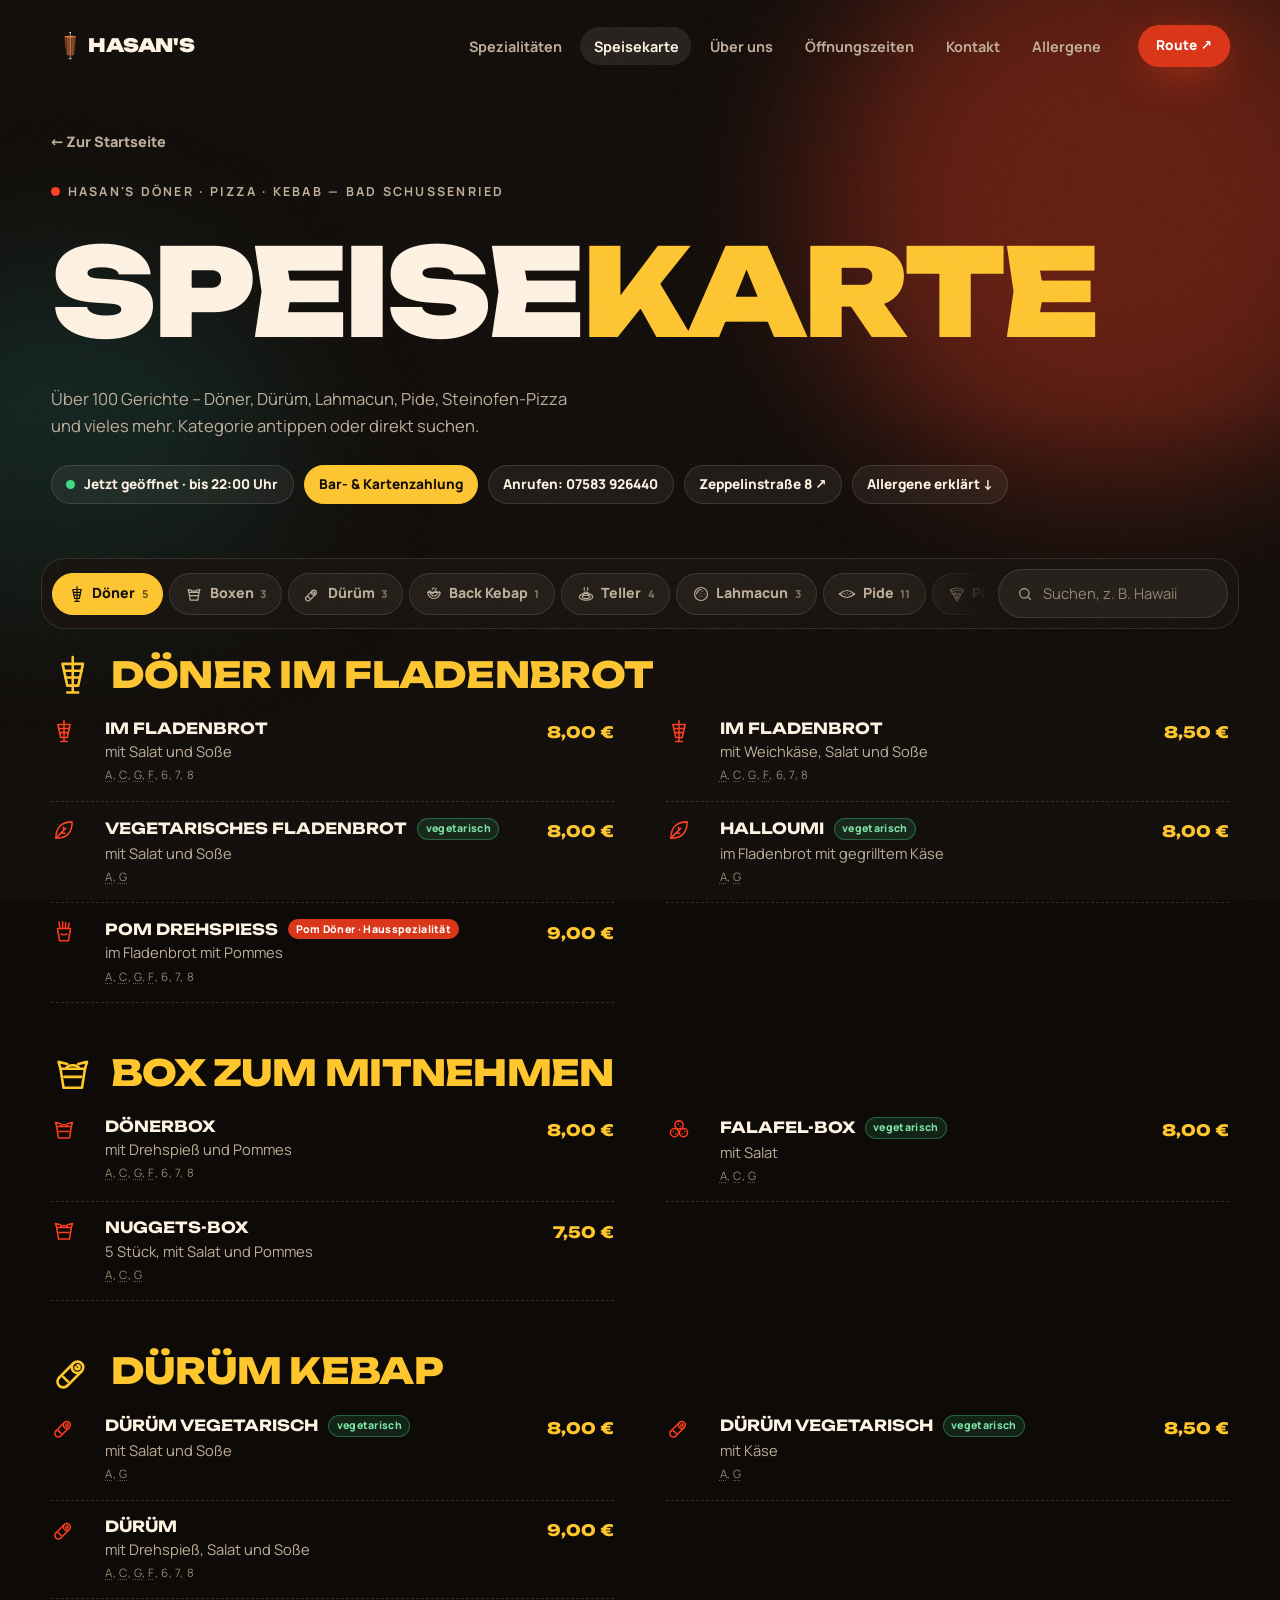
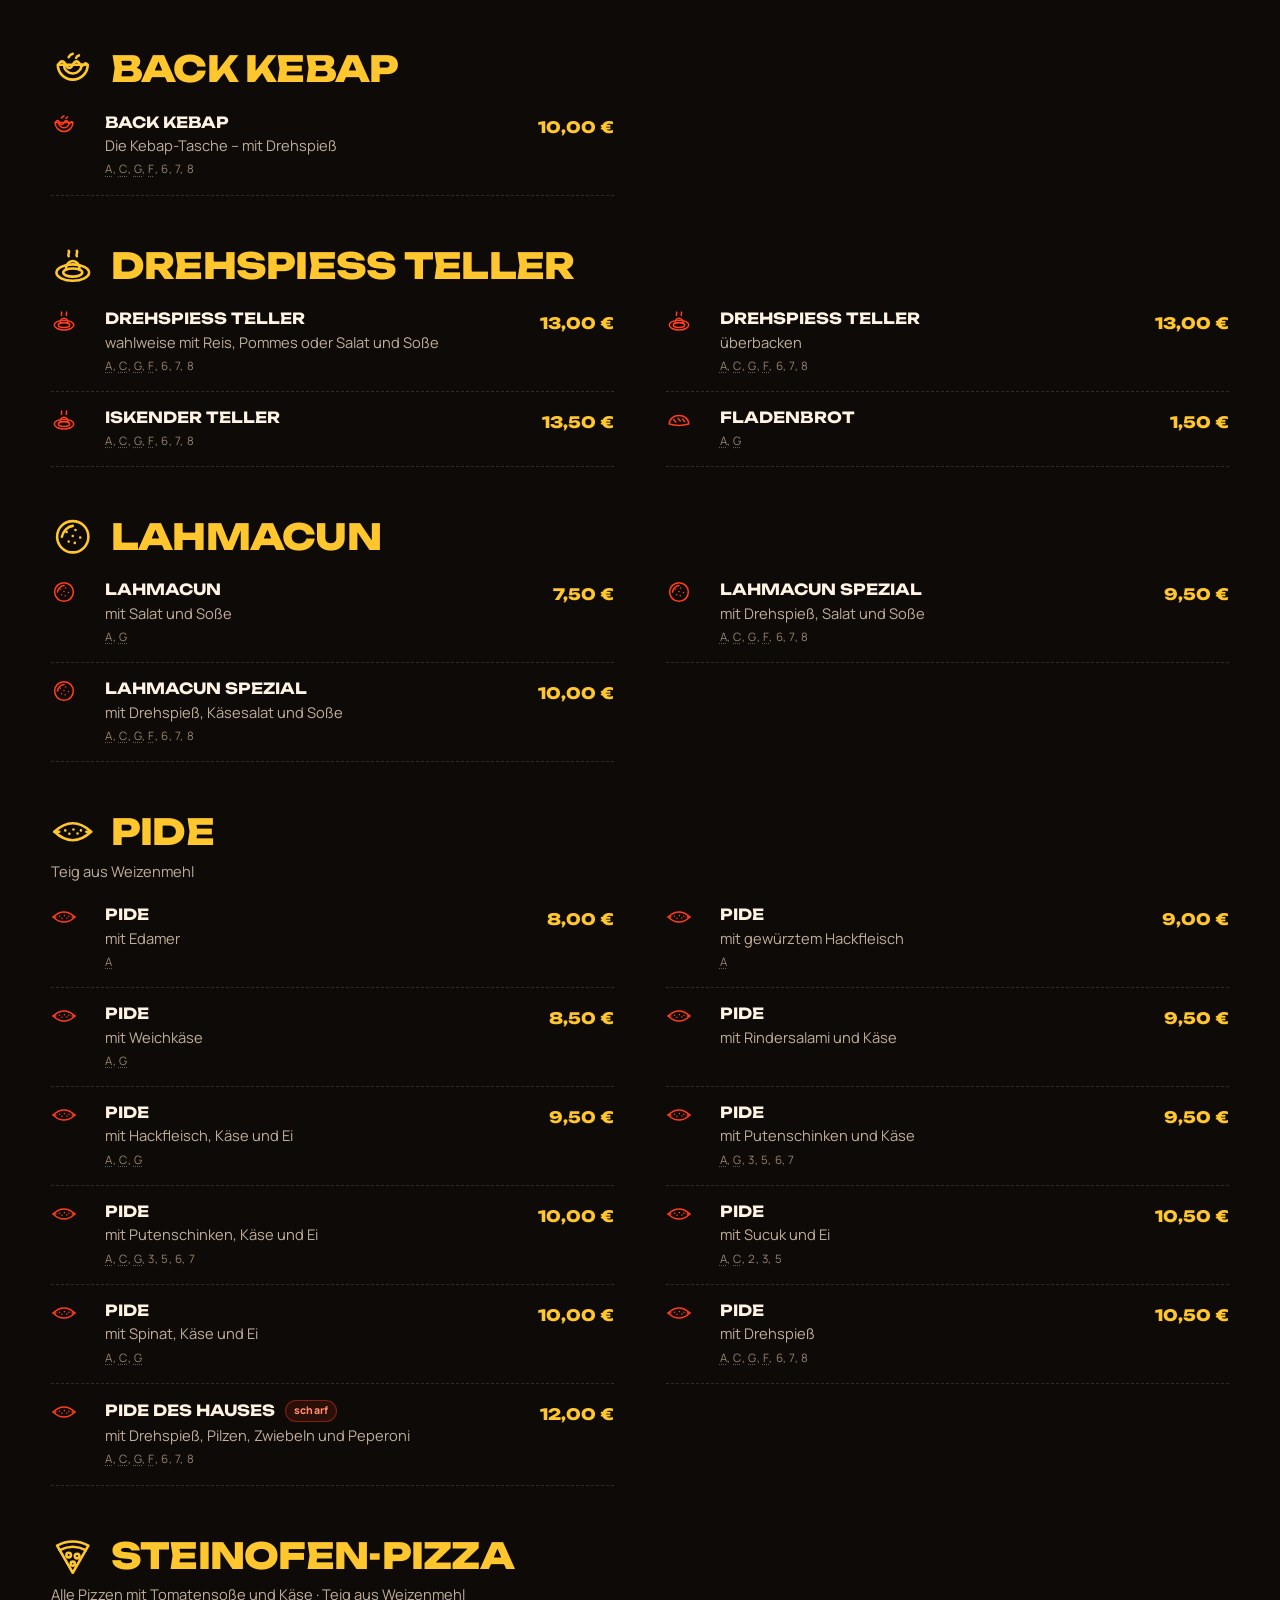
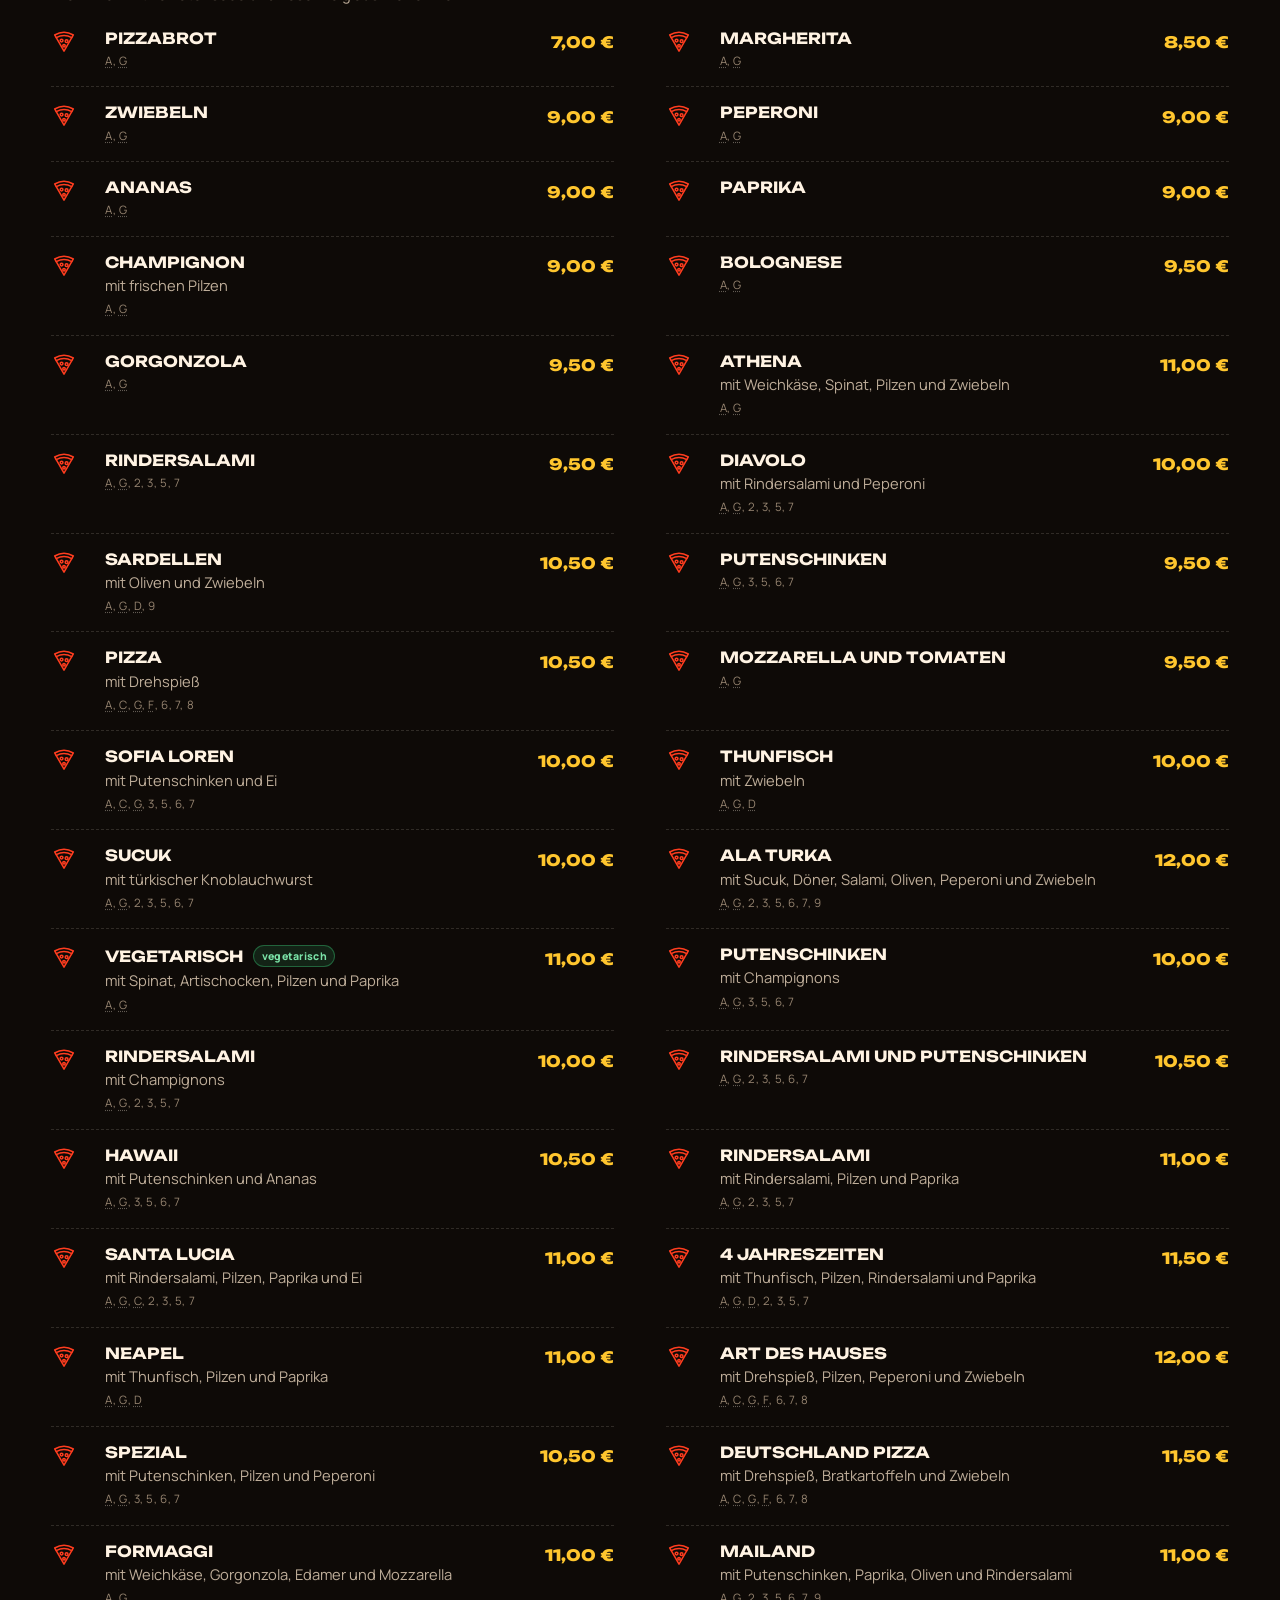
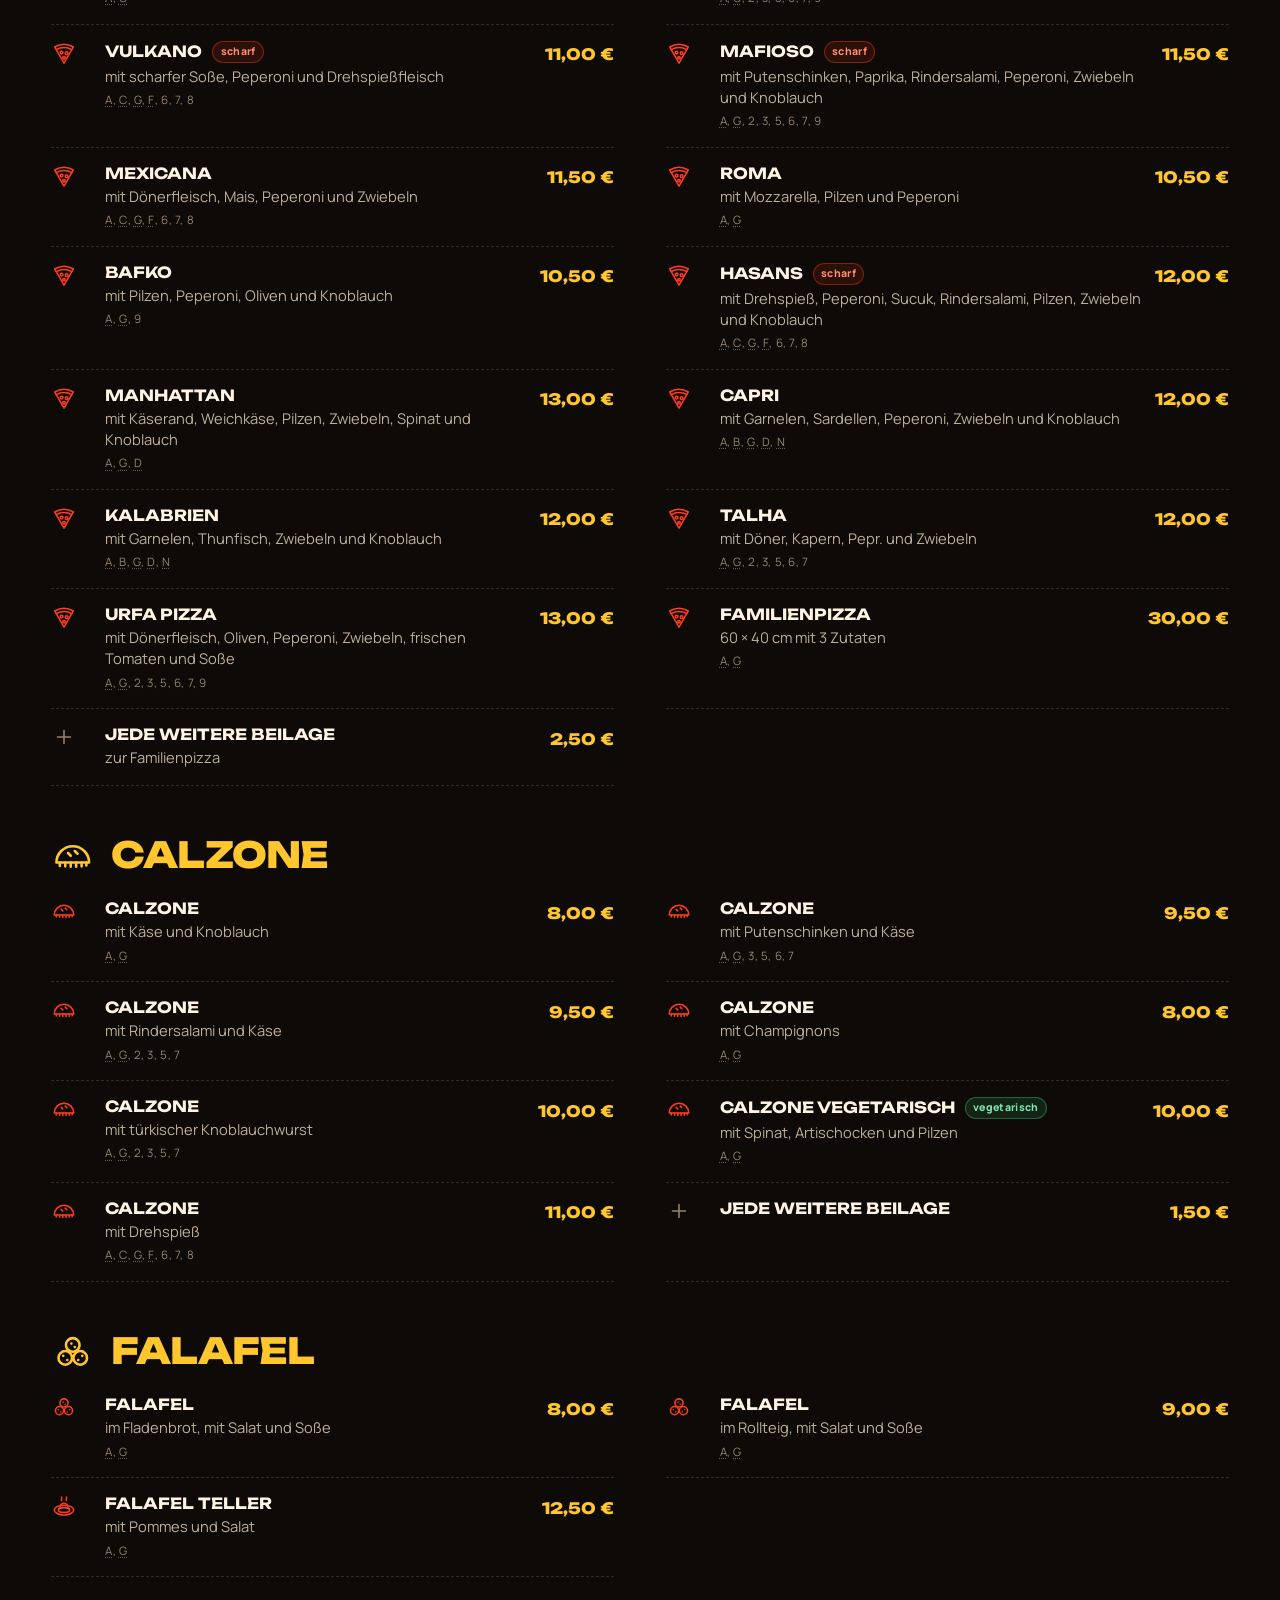
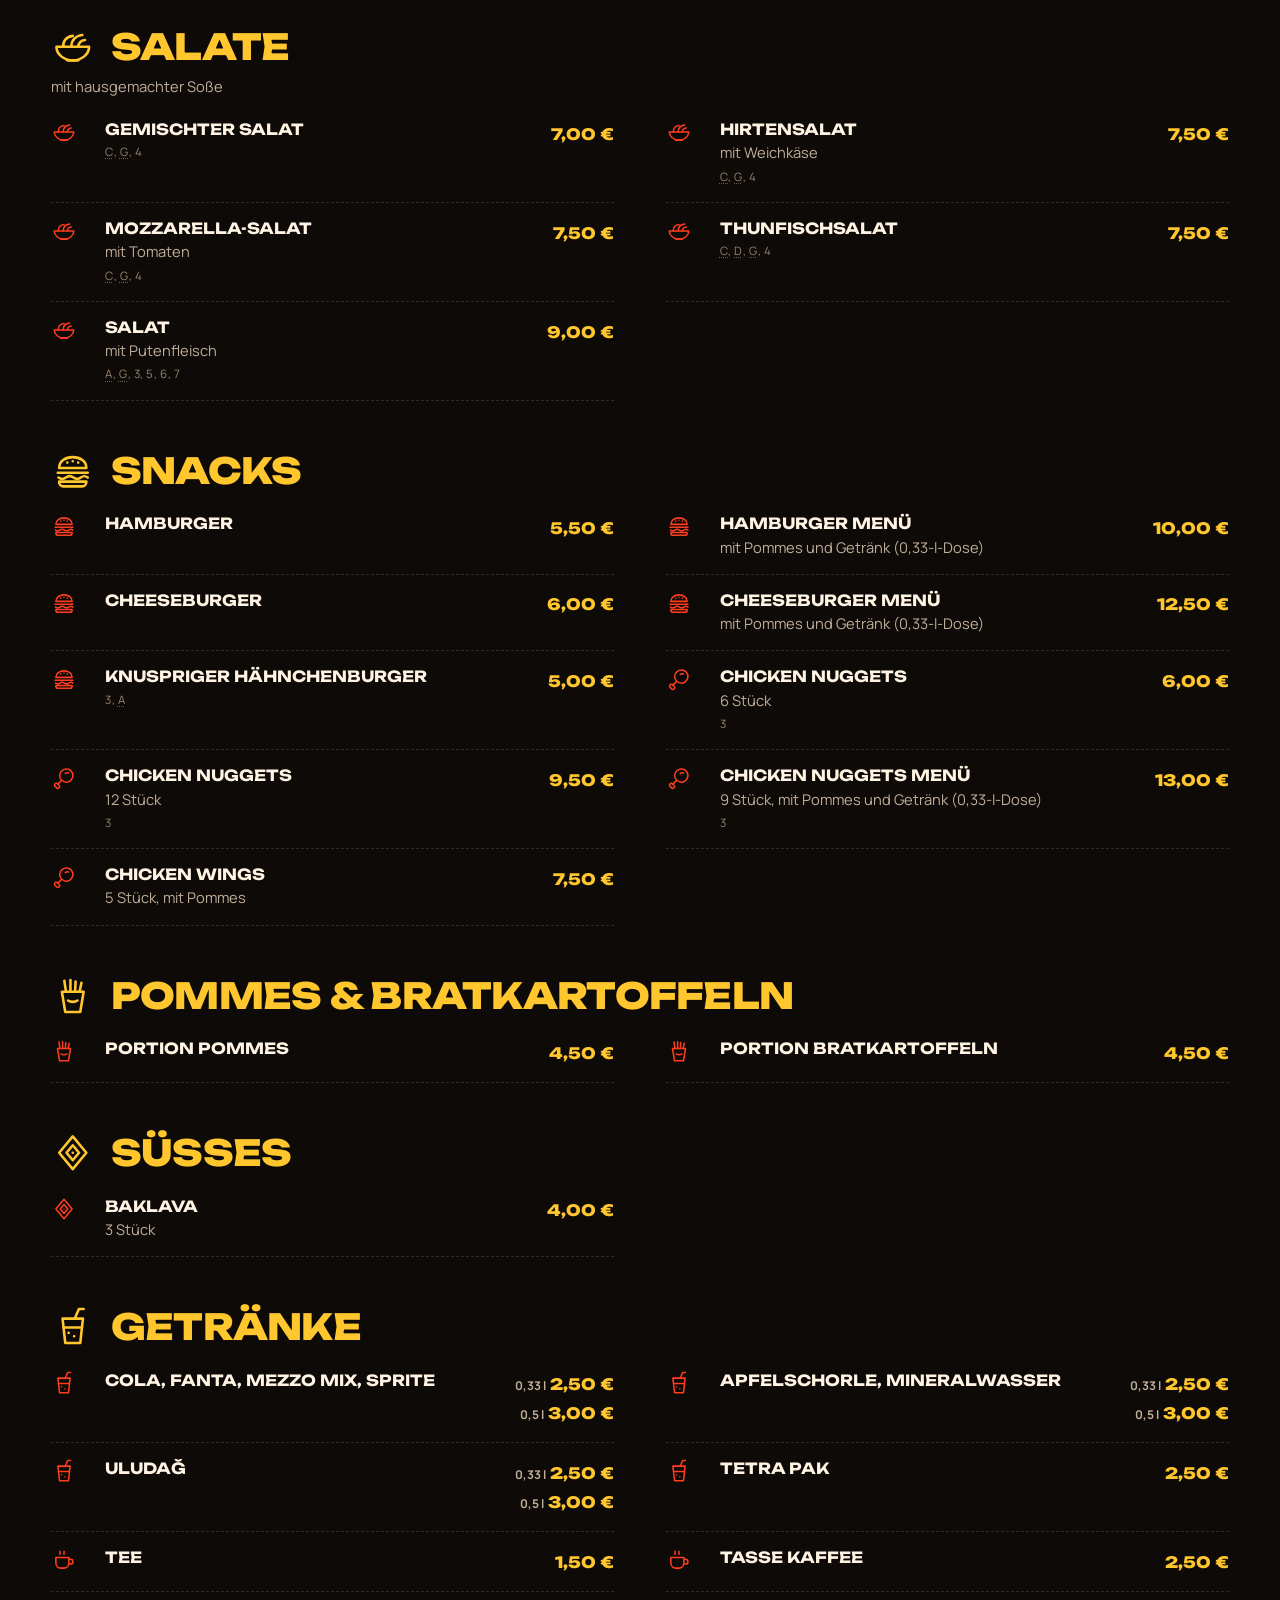
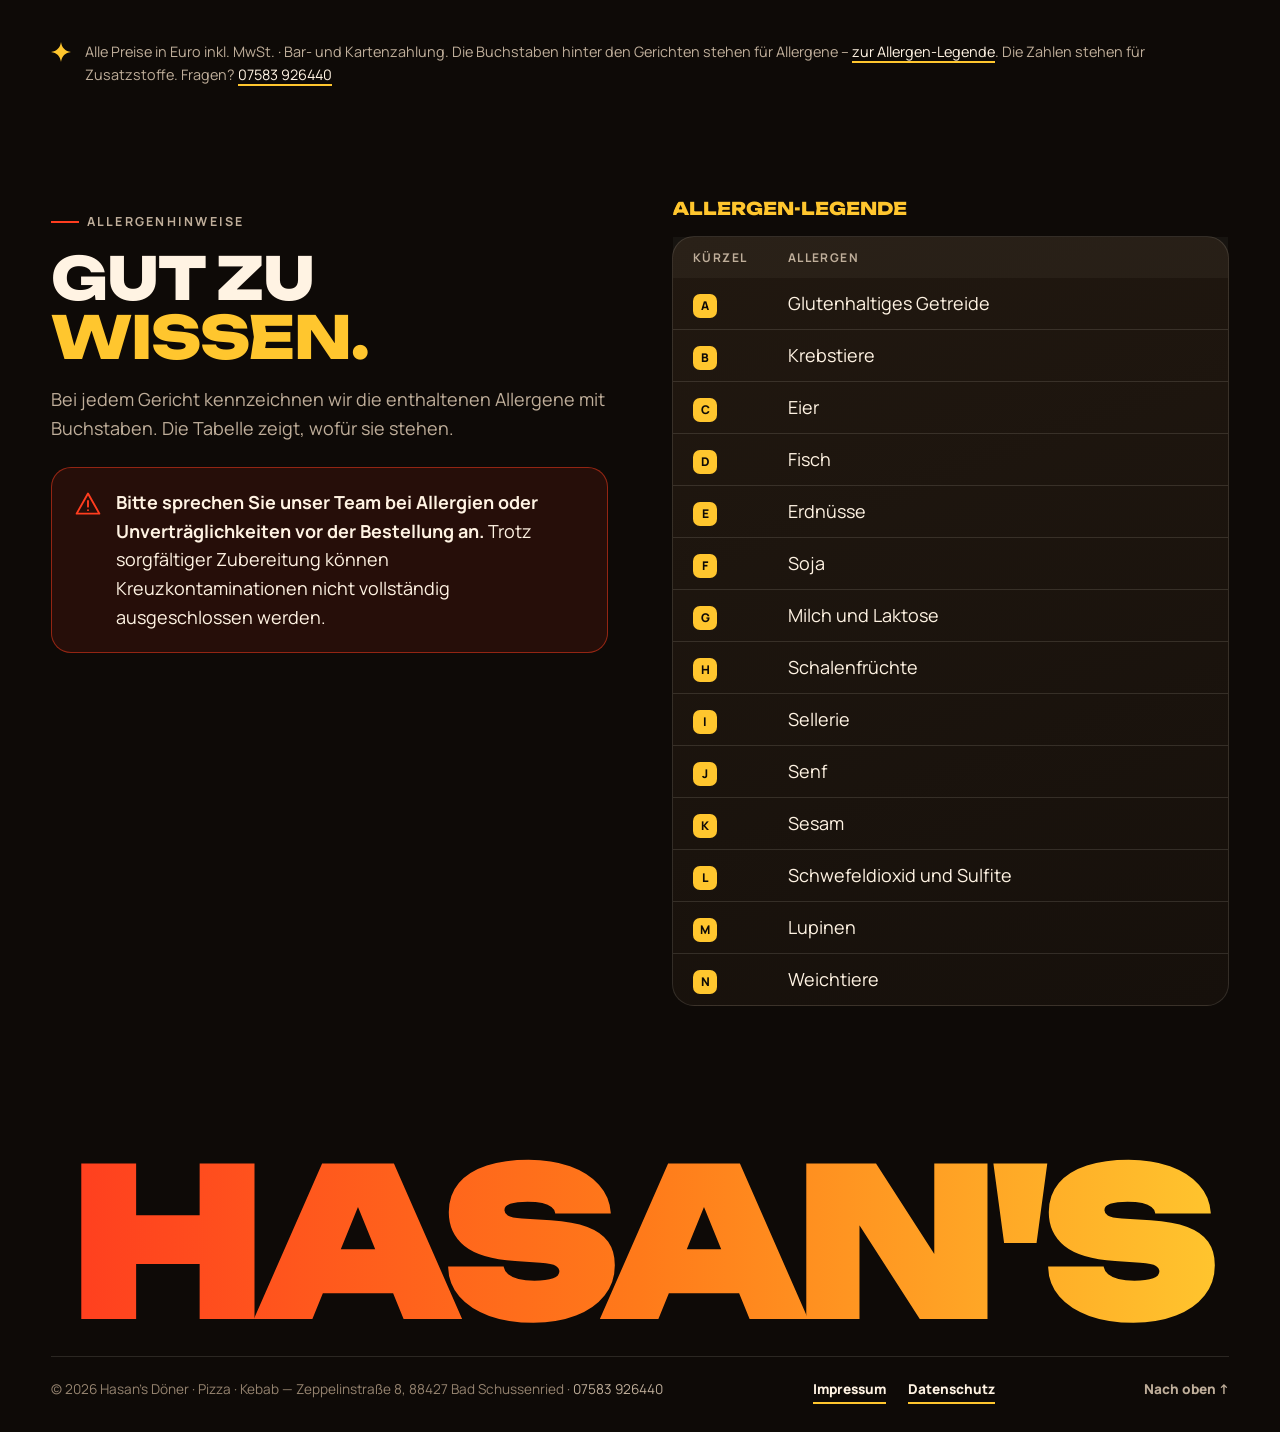
<file: speisekarte.html>
<!doctype html>
<html lang="de" class="no-js is-loaded">
<head>
  <meta charset="utf-8">
  <meta name="viewport" content="width=device-width, initial-scale=1, viewport-fit=cover">
  <title>Speisekarte – Hasan's Döner · Pizza · Kebab, Bad Schussenried</title>
  <meta name="description" content="Die ganze Speisekarte von Hasan's Döner-Pizza-Kebab in Bad Schussenried: Döner, Dürüm, Lahmacun, Pide, Steinofen-Pizza, Calzone, Salate, Snacks und Getränke – mit Preisen.">
  <meta name="theme-color" content="#0e0a07">
  <link rel="icon" href="assets/favicon.svg" type="image/svg+xml">
  <meta property="og:type" content="website">
  <meta property="og:locale" content="de_DE">
  <meta property="og:title" content="Speisekarte – Hasan's in Bad Schussenried">
  <meta property="og:description" content="Über 100 Gerichte mit Preisen: Döner, Dürüm, Pide, Lahmacun, Steinofen-Pizza und mehr.">
  <meta property="og:image" content="assets/img/og-pom-doener.jpg">
  <link rel="preload" href="assets/fonts/unbounded-latin-wght-normal.woff2" as="font" type="font/woff2" crossorigin>
  <link rel="preload" href="assets/fonts/manrope-latin-wght-normal.woff2" as="font" type="font/woff2" crossorigin>
  <link rel="stylesheet" href="assets/css/style.css?v=9">
  <script>document.documentElement.classList.replace('no-js', 'js');</script>
</head>
<body class="page-karte">

  <!-- Wiederverwendbare Grafiken -->
  <svg class="sprite" aria-hidden="true" focusable="false">
    <defs>
      <linearGradient id="g-fry" x1="0" x2="1">
        <stop offset="0" stop-color="#e99d12"/>
        <stop offset=".45" stop-color="#ffd84f"/>
        <stop offset="1" stop-color="#dc8f0c"/>
      </linearGradient>
      <linearGradient id="g-bread" x1="0" y1="0" x2="0" y2="1">
        <stop offset="0" stop-color="#f3bd6a"/>
        <stop offset="1" stop-color="#c47a35"/>
      </linearGradient>
      <linearGradient id="g-spit-shade" x1="0" x2="1">
        <stop offset="0" stop-color="#000" stop-opacity=".6"/>
        <stop offset=".3" stop-color="#000" stop-opacity="0"/>
        <stop offset=".5" stop-color="#fff" stop-opacity=".16"/>
        <stop offset=".72" stop-color="#000" stop-opacity="0"/>
        <stop offset="1" stop-color="#000" stop-opacity=".65"/>
      </linearGradient>
      <clipPath id="clip-spit">
        <path d="M28 64q72-22 144 0l-24 230q-48 16-96 0z"/>
      </clipPath>
      <pattern id="p-spit" width="60" height="10" patternUnits="userSpaceOnUse">
        <rect width="22" height="10" fill="#9b4f24"/>
        <rect x="22" width="12" height="10" fill="#743617"/>
        <rect x="34" width="18" height="10" fill="#b8672f"/>
        <rect x="52" width="8" height="10" fill="#652f13"/>
      </pattern>
    </defs>
    <symbol id="i-fry" viewBox="0 0 24 120">
      <rect x="2" y="2" width="20" height="116" rx="6" fill="url(#g-fry)"/>
      <rect x="7" y="10" width="3.5" height="92" rx="1.75" fill="#fff5c4" opacity=".6"/>
      <path d="M2 106c6 6 14 6 20 0v6a6 6 0 0 1-6 6H8a6 6 0 0 1-6-6z" fill="#b8690a" opacity=".5"/>
    </symbol>
    <symbol id="i-corn" viewBox="0 0 30 30">
      <path d="M15 2c9 0 13 8 12 15-1 8-7 11-12 11S4 25 3 17C2 10 6 2 15 2z" fill="#ffcd2e"/>
      <ellipse cx="11" cy="10" rx="4" ry="3" fill="#fff3b5" opacity=".7"/>
    </symbol>
    <symbol id="i-drop" viewBox="0 0 30 34">
      <path d="M15 1S3 16 3 22a12 12 0 0 0 24 0C27 16 15 1 15 1z" fill="#ff3d1f"/>
      <ellipse cx="10" cy="22" rx="3" ry="5" fill="#fff" opacity=".35"/>
    </symbol>
    <symbol id="i-spark" viewBox="0 0 24 24">
      <path d="M12 0c1 7 5 11 12 12-7 1-11 5-12 12-1-7-5-11-12-12 7-1 11-5 12-12z" fill="currentColor"/>
    </symbol>
    <symbol id="i-spit" viewBox="0 0 200 360">
      <rect x="96" y="6" width="8" height="346" rx="4" fill="#d6cdc2"/>
      <circle cx="100" cy="12" r="10" fill="#efe7dc"/>
      <g clip-path="url(#clip-spit)">
        <g class="spit__bands">
          <rect x="-120" y="40" width="440" height="270" fill="url(#p-spit)"/>
        </g>
        <path d="M30 95q70-14 140 0M34 130q66-13 132 0M38 165q62-12 124 0M42 200q58-11 116 0M46 235q54-10 108 0M50 270q50-9 100 0" stroke="#4a210c" stroke-width="2.5" fill="none" opacity=".3"/>
        <rect x="0" y="40" width="200" height="270" fill="url(#g-spit-shade)"/>
      </g>
      <ellipse cx="100" cy="64" rx="72" ry="13" fill="#c2733a"/>
      <ellipse cx="100" cy="62" rx="60" ry="8" fill="#d98c4c" opacity=".6"/>
      <rect x="74" y="330" width="52" height="14" rx="5" fill="#8f857b"/>
    </symbol>
    <!-- Linien-Symbole für Speisekarte, Karten und Schritte -->
    <symbol id="l-spiess" viewBox="0 0 32 32"><path d="M16 3v26M12 29h8"/><path d="M8.5 8h15l-3.5 16h-8z"/><path d="M9.6 13h12.8M10.7 18h10.6"/></symbol>
    <symbol id="l-box" viewBox="0 0 32 32"><path d="M7 13h18l-2.2 14H9.2z"/><path d="M7 13 5.5 8 12 9.5M25 13l1.5-5L20 9.5"/><path d="M11 13c1.6-3.4 8.4-3.4 10 0"/><path d="M9.8 19h12.4"/></symbol>
    <symbol id="l-wrap" viewBox="0 0 32 32"><path d="M6 21 16.5 10.5M12 27l10.5-10.5"/><circle cx="19.5" cy="13.5" r="4.24"/><path d="M6 21a4.24 4.24 0 0 0 6 6"/><path d="M19.5 12a1.5 1.5 0 1 1-1.5 1.5"/><path d="M9 20.5l3.5 3.5"/></symbol>
    <symbol id="l-tasche" viewBox="0 0 32 32"><path d="M5 13a11 11 0 0 0 22 0z"/><path d="M9.5 13a6.5 6.5 0 0 0 13 0"/><path d="M5.5 13c1.6-3.2 3.7-3.2 5.3 0s3.7 3.2 5.3 0 3.7-3.2 5.3 0 3.4-3 5.1-.2"/><path d="M13 7.5c.6-1.4 1.6-2.2 3-2.5M18.5 8c.4-1 1.1-1.6 2-1.8"/></symbol>
    <symbol id="l-teller" viewBox="0 0 32 32"><ellipse cx="16" cy="21" rx="12" ry="6"/><ellipse cx="16" cy="21" rx="7" ry="3"/><path d="M11 19c0-4 2.3-6.5 5-6.5s5 2.5 5 6.5"/><path d="M13 9c-1-1.5 1-2.5 0-4M19 9c-1-1.5 1-2.5 0-4"/></symbol>
    <symbol id="l-lahmacun" viewBox="0 0 32 32"><circle cx="16" cy="16" r="11.5"/><path d="M11.5 12.5h.01M18 11h.01M21.5 16.5h.01M13 19.5h.01M17.5 20.5h.01M16 15.5h.01"/><path d="M8 16c.8-4 4-7.5 8-8"/></symbol>
    <symbol id="l-pide" viewBox="0 0 32 32"><path d="M2.5 16c5-4.6 9.3-6.2 13.5-6.2s8.5 1.6 13.5 6.2c-5 4.6-9.3 6.2-13.5 6.2S7.5 20.6 2.5 16z"/><path d="M2.5 16H6M26 16h3.5"/><path d="M10.5 15h.01M13.5 17.5h.01M16.5 14.3h.01M19.5 17.3h.01M22 15h.01"/></symbol>
    <symbol id="l-pizza" viewBox="0 0 32 32"><path d="M16 28.5 4.5 8.6c7.2-4.1 15.8-4.1 23 0z"/><path d="M6.4 11.9c6.2-3.3 13-3.3 19.2 0"/><circle cx="13" cy="15.5" r="1.7"/><circle cx="19.2" cy="16.2" r="1.7"/><circle cx="16" cy="21.8" r="1.5"/></symbol>
    <symbol id="l-calzone" viewBox="0 0 32 32"><path d="M4 21a12 12 0 0 1 24 0z"/><path d="M6.5 21v2.5M10.5 21v2.8M14.5 21v3M18.5 21v3M22.5 21v2.8M26 21v2.2"/><path d="M12.5 14l2 2M17.5 12.5l2 2"/></symbol>
    <symbol id="l-falafel" viewBox="0 0 32 32"><circle cx="10.5" cy="20.5" r="5"/><circle cx="21.5" cy="20.5" r="5"/><circle cx="16" cy="11" r="5"/><path d="M9 19h.01M12 22h.01M20 22h.01M23 19h.01M15 10h.01M17.5 12.5h.01"/></symbol>
    <symbol id="l-salat" viewBox="0 0 32 32"><path d="M4 16h24a12 10 0 0 1-24 0z"/><path d="M9 16c-.3-4.2 2.5-7.5 7-8M15 16c0-4.5 2.8-8 8-8.6M20 16c.2-2.6 1.8-4.6 5-5"/><path d="M12 26h8"/></symbol>
    <symbol id="l-burger" viewBox="0 0 32 32"><path d="M6 14c0-5 4.5-8 10-8s10 3 10 8z"/><path d="M5 17.5h22"/><path d="M5.5 21c2 1.5 3.5 1.5 5.5 0s3.5-1.5 5.5 0 3.5 1.5 5.5 0 3-1.5 5 0"/><path d="M6 24h20v.5a3 3 0 0 1-3 3H9a3 3 0 0 1-3-3z"/><path d="M12 10h.01M16 9h.01M20 10h.01"/></symbol>
    <symbol id="l-pommes" viewBox="0 0 32 32"><path d="M8 13h16l-2.5 15h-11z"/><path d="M11 13l-1.2-8M14.3 13V4.5M17.7 13l.4-7.5M21 13l1.4-6.5"/><path d="M12.5 19.5c1.8 1.3 5.2 1.3 7 0"/></symbol>
    <symbol id="l-baklava" viewBox="0 0 32 32"><path d="M16 4l10 12-10 12L6 16z"/><path d="M16 10.5l4.6 5.5-4.6 5.5-4.6-5.5z"/><path d="M16 16h.01"/></symbol>
    <symbol id="l-drink" viewBox="0 0 32 32"><path d="M8.5 10h15l-2 18h-11z"/><path d="M17.5 10l3-7h3.5"/><path d="M9.3 16.5h13.4"/><path d="M13 20.5h.01M17 23h.01"/></symbol>
    <symbol id="l-brot" viewBox="0 0 32 32"><path d="M4 21c0-6.5 5.4-10.5 12-10.5S28 14.5 28 21c-8 2.4-16 2.4-24 0z"/><path d="M9.5 15.5l2.5 3M15 14l2.5 3.2M20.5 15l2.4 3"/></symbol>
    <symbol id="l-blatt" viewBox="0 0 32 32"><path d="M6 26C6 13 13 6 26 6c0 13-7 20-20 20z"/><path d="M6 26 18 14M12 20h5M15.5 16.5v-4"/></symbol>
    <symbol id="l-tropfen" viewBox="0 0 32 32"><path d="M16 4s-8 9.5-8 15a8 8 0 0 0 16 0c0-5.5-8-15-8-15z"/><path d="M12.5 20a3.5 3.5 0 0 0 3.5 3.5"/></symbol>
    <symbol id="l-keule" viewBox="0 0 32 32"><path d="M13.2 18.8C9.6 15.2 10 9.7 13.6 6.8c3.6-2.9 9-2.4 11.7 1.1 2.8 3.6 2 8.9-1.6 11.5-3.1 2.2-7.5 2-10.5-.6z"/><path d="M13.2 18.8 8.5 23.5"/><path d="M8.5 23.5a2.3 2.3 0 1 0-2.4 3.6 2.3 2.3 0 1 0 3.6-2.4z"/><path d="M17.5 10.5c1.2-1 2.8-1.2 4.1-.6"/></symbol>
    <symbol id="l-tasse" viewBox="0 0 32 32"><path d="M6 13h16v7a6 6 0 0 1-6 6h-4a6 6 0 0 1-6-6z"/><path d="M22 15h2a3 3 0 0 1 0 6h-2.3"/><path d="M11 9c-.8-1.3.8-2.2 0-3.6M16 9c-.8-1.3.8-2.2 0-3.6"/></symbol>
    <symbol id="l-phone" viewBox="0 0 32 32"><path d="M9.5 4.5h4l2 6.2-3.1 2a14.5 14.5 0 0 0 7.9 7.9l2-3.1 6.2 2v4a3 3 0 0 1-3 3C14.9 26.5 5.5 17.1 5.5 7.5a3 3 0 0 1 4-3z"/></symbol>
    <symbol id="l-hinweis" viewBox="0 0 32 32"><path d="M16 4 29 27H3z"/><path d="M16 12.5v6.5M16 23h.01"/></symbol>
    <symbol id="l-plus" viewBox="0 0 32 32"><path d="M16 8v16M8 16h16"/></symbol>
  </svg>

  <div class="progress" aria-hidden="true"></div>

  <header class="nav">
    <a class="nav__logo" href="index.html" aria-label="Hasan's – zur Startseite">
      <svg class="nav__spit" aria-hidden="true"><use href="#i-spit"/></svg>
      <span>HASAN'S</span>
    </a>
    <nav class="nav__links" aria-label="Hauptnavigation">
      <a href="index.html#menu">Spezialitäten</a>
      <a href="speisekarte.html" aria-current="page">Speisekarte</a>
      <a href="index.html#ueber-uns">Über uns</a>
      <a href="index.html#oeffnungszeiten">Öffnungszeiten</a>
      <a href="index.html#besuch">Kontakt</a>
      <a href="#allergene">Allergene</a>
    </nav>
    <a class="btn btn--small btn--primary nav__cta" href="https://www.google.com/maps/search/?api=1&amp;query=D%C3%B6ner-Pizza-Kebab+Hasans%2C+Zeppelinstra%C3%9Fe+8%2C+88427+Bad+Schussenried" target="_blank" rel="noopener">Route ↗</a>
    <button class="nav__burger" type="button" aria-expanded="false" aria-controls="mobile-menu" aria-label="Menü öffnen">
      <span></span><span></span>
    </button>
  </header>

  <div class="mobile-menu" id="mobile-menu" inert>
    <nav aria-label="Mobile Navigation">
      <a href="index.html" style="--i:0">Startseite</a>
      <a href="speisekarte.html" style="--i:1" aria-current="page">Speisekarte</a>
      <a href="index.html#ueber-uns" style="--i:2">Über uns</a>
      <a href="index.html#oeffnungszeiten" style="--i:3">Öffnungszeiten</a>
      <a href="index.html#besuch" style="--i:4">Kontakt</a>
      <a href="#allergene" style="--i:5">Allergene</a>
    </nav>
    <p class="mobile-menu__foot">Zeppelinstraße 8 · Bad Schussenried<br><a href="tel:+497583926440">07583 926440</a></p>
  </div>

  <main id="top">
    <header class="page-head">
      <div class="page-head__bg" aria-hidden="true">
        <span class="blob blob--1"></span>
        <span class="blob blob--3"></span>
      </div>
      <a class="page-head__back" href="index.html" style="--d:0">← Zur Startseite</a>
      <p class="eyebrow" style="--d:1"><span class="pulse"></span> Hasan's Döner · Pizza · Kebab — Bad Schussenried</p>
      <h1 class="page-head__title" style="--d:2">Speise<em>karte</em></h1>
      <p class="page-head__lead" style="--d:3">Über 100 Gerichte – Döner, Dürüm, Lahmacun, Pide, Steinofen-Pizza und vieles mehr. Kategorie antippen oder direkt suchen.</p>
      <div class="page-head__info" style="--d:4">
        <p class="open-status" data-open-status><span class="open-status__dot"></span><span data-open-text>Täglich 11:00–22:00 Uhr</span></p>
        <span class="chip chip--key">Bar- &amp; Kartenzahlung</span>
        <a class="chip" href="tel:+497583926440">Anrufen: 07583 926440</a>
        <a class="chip" href="https://www.google.com/maps/search/?api=1&amp;query=D%C3%B6ner-Pizza-Kebab+Hasans%2C+Zeppelinstra%C3%9Fe+8%2C+88427+Bad+Schussenried" target="_blank" rel="noopener">Zeppelinstraße 8 ↗</a>
        <a class="chip" href="#allergene">Allergene erklärt ↓</a>
      </div>
    </header>

    <section class="karte karte--full" aria-label="Speisekarte">
      <div class="karte__panel">
        <div class="karte__tools">
          <nav class="karte__tabs" aria-label="Kategorien">
            <a class="karte__tab" href="#kat-doener"><svg class="karte__tab-ico" aria-hidden="true"><use href="#l-spiess"/></svg>Döner<span>5</span></a>
            <a class="karte__tab" href="#kat-box"><svg class="karte__tab-ico" aria-hidden="true"><use href="#l-box"/></svg>Boxen<span>3</span></a>
            <a class="karte__tab" href="#kat-duerum"><svg class="karte__tab-ico" aria-hidden="true"><use href="#l-wrap"/></svg>Dürüm<span>3</span></a>
            <a class="karte__tab" href="#kat-back"><svg class="karte__tab-ico" aria-hidden="true"><use href="#l-tasche"/></svg>Back Kebap<span>1</span></a>
            <a class="karte__tab" href="#kat-teller"><svg class="karte__tab-ico" aria-hidden="true"><use href="#l-teller"/></svg>Teller<span>4</span></a>
            <a class="karte__tab" href="#kat-lahmacun"><svg class="karte__tab-ico" aria-hidden="true"><use href="#l-lahmacun"/></svg>Lahmacun<span>3</span></a>
            <a class="karte__tab" href="#kat-pide"><svg class="karte__tab-ico" aria-hidden="true"><use href="#l-pide"/></svg>Pide<span>11</span></a>
            <a class="karte__tab" href="#kat-pizza"><svg class="karte__tab-ico" aria-hidden="true"><use href="#l-pizza"/></svg>Pizza<span>46</span></a>
            <a class="karte__tab" href="#kat-calzone"><svg class="karte__tab-ico" aria-hidden="true"><use href="#l-calzone"/></svg>Calzone<span>7</span></a>
            <a class="karte__tab" href="#kat-falafel"><svg class="karte__tab-ico" aria-hidden="true"><use href="#l-falafel"/></svg>Falafel<span>3</span></a>
            <a class="karte__tab" href="#kat-salat"><svg class="karte__tab-ico" aria-hidden="true"><use href="#l-salat"/></svg>Salate<span>5</span></a>
            <a class="karte__tab" href="#kat-snacks"><svg class="karte__tab-ico" aria-hidden="true"><use href="#l-burger"/></svg>Snacks<span>9</span></a>
            <a class="karte__tab" href="#kat-pommes"><svg class="karte__tab-ico" aria-hidden="true"><use href="#l-pommes"/></svg>Pommes<span>2</span></a>
            <a class="karte__tab" href="#kat-suesses"><svg class="karte__tab-ico" aria-hidden="true"><use href="#l-baklava"/></svg>Süßes<span>1</span></a>
            <a class="karte__tab" href="#kat-getraenke"><svg class="karte__tab-ico" aria-hidden="true"><use href="#l-drink"/></svg>Getränke<span>6</span></a>
          </nav>
          <label class="karte__search">
            <svg viewBox="0 0 24 24" aria-hidden="true"><circle cx="11" cy="11" r="7" fill="none" stroke="currentColor" stroke-width="2.4"/><path d="M20 20l-4-4" stroke="currentColor" stroke-width="2.4" stroke-linecap="round"/></svg>
            <input type="search" placeholder="Suchen, z. B. Hawaii" aria-label="Speisekarte durchsuchen" autocomplete="off">
          </label>
        </div>

        <div class="karte__cats">
        <section class="kat" id="kat-doener" aria-label="Döner im Fladenbrot">
          <div class="kat__head"><svg class="kat__ico" aria-hidden="true"><use href="#l-spiess"/></svg><h2>Döner im Fladenbrot</h2></div>
          <ul class="kat__list">
              <li class="gericht"><svg class="gericht__ico" aria-hidden="true"><use href="#l-spiess"/></svg><div class="gericht__info"><span class="gericht__name">Im Fladenbrot</span><span class="gericht__desc">mit Salat und Soße</span><span class="gericht__allergene"><abbr class="allergen" title="Glutenhaltiges Getreide">A<span class="sr-only"> (Glutenhaltiges Getreide)</span></abbr>, <abbr class="allergen" title="Eier">C<span class="sr-only"> (Eier)</span></abbr>, <abbr class="allergen" title="Milch und Laktose">G<span class="sr-only"> (Milch und Laktose)</span></abbr>, <abbr class="allergen" title="Soja">F<span class="sr-only"> (Soja)</span></abbr>, 6, 7, 8</span></div><span class="gericht__preis">8,00 €</span></li>
              <li class="gericht"><svg class="gericht__ico" aria-hidden="true"><use href="#l-spiess"/></svg><div class="gericht__info"><span class="gericht__name">Im Fladenbrot</span><span class="gericht__desc">mit Weichkäse, Salat und Soße</span><span class="gericht__allergene"><abbr class="allergen" title="Glutenhaltiges Getreide">A<span class="sr-only"> (Glutenhaltiges Getreide)</span></abbr>, <abbr class="allergen" title="Eier">C<span class="sr-only"> (Eier)</span></abbr>, <abbr class="allergen" title="Milch und Laktose">G<span class="sr-only"> (Milch und Laktose)</span></abbr>, <abbr class="allergen" title="Soja">F<span class="sr-only"> (Soja)</span></abbr>, 6, 7, 8</span></div><span class="gericht__preis">8,50 €</span></li>
              <li class="gericht"><svg class="gericht__ico" aria-hidden="true"><use href="#l-blatt"/></svg><div class="gericht__info"><span class="gericht__name">Vegetarisches Fladenbrot <span class="tag tag--veg">vegetarisch</span></span><span class="gericht__desc">mit Salat und Soße</span><span class="gericht__allergene"><abbr class="allergen" title="Glutenhaltiges Getreide">A<span class="sr-only"> (Glutenhaltiges Getreide)</span></abbr>, <abbr class="allergen" title="Milch und Laktose">G<span class="sr-only"> (Milch und Laktose)</span></abbr></span></div><span class="gericht__preis">8,00 €</span></li>
              <li class="gericht"><svg class="gericht__ico" aria-hidden="true"><use href="#l-blatt"/></svg><div class="gericht__info"><span class="gericht__name">Halloumi <span class="tag tag--veg">vegetarisch</span></span><span class="gericht__desc">im Fladenbrot mit gegrilltem Käse</span><span class="gericht__allergene"><abbr class="allergen" title="Glutenhaltiges Getreide">A<span class="sr-only"> (Glutenhaltiges Getreide)</span></abbr>, <abbr class="allergen" title="Milch und Laktose">G<span class="sr-only"> (Milch und Laktose)</span></abbr></span></div><span class="gericht__preis">8,00 €</span></li>
              <li class="gericht"><svg class="gericht__ico" aria-hidden="true"><use href="#l-pommes"/></svg><div class="gericht__info"><span class="gericht__name">Pom Drehspieß <span class="tag tag--star">Pom Döner · Hausspezialität</span></span><span class="gericht__desc">im Fladenbrot mit Pommes</span><span class="gericht__allergene"><abbr class="allergen" title="Glutenhaltiges Getreide">A<span class="sr-only"> (Glutenhaltiges Getreide)</span></abbr>, <abbr class="allergen" title="Eier">C<span class="sr-only"> (Eier)</span></abbr>, <abbr class="allergen" title="Milch und Laktose">G<span class="sr-only"> (Milch und Laktose)</span></abbr>, <abbr class="allergen" title="Soja">F<span class="sr-only"> (Soja)</span></abbr>, 6, 7, 8</span></div><span class="gericht__preis">9,00 €</span></li>
          </ul>
        </section>
        <section class="kat" id="kat-box" aria-label="Box zum Mitnehmen">
          <div class="kat__head"><svg class="kat__ico" aria-hidden="true"><use href="#l-box"/></svg><h2>Box zum Mitnehmen</h2></div>
          <ul class="kat__list">
              <li class="gericht"><svg class="gericht__ico" aria-hidden="true"><use href="#l-box"/></svg><div class="gericht__info"><span class="gericht__name">Dönerbox</span><span class="gericht__desc">mit Drehspieß und Pommes</span><span class="gericht__allergene"><abbr class="allergen" title="Glutenhaltiges Getreide">A<span class="sr-only"> (Glutenhaltiges Getreide)</span></abbr>, <abbr class="allergen" title="Eier">C<span class="sr-only"> (Eier)</span></abbr>, <abbr class="allergen" title="Milch und Laktose">G<span class="sr-only"> (Milch und Laktose)</span></abbr>, <abbr class="allergen" title="Soja">F<span class="sr-only"> (Soja)</span></abbr>, 6, 7, 8</span></div><span class="gericht__preis">8,00 €</span></li>
              <li class="gericht"><svg class="gericht__ico" aria-hidden="true"><use href="#l-falafel"/></svg><div class="gericht__info"><span class="gericht__name">Falafel-Box <span class="tag tag--veg">vegetarisch</span></span><span class="gericht__desc">mit Salat</span><span class="gericht__allergene"><abbr class="allergen" title="Glutenhaltiges Getreide">A<span class="sr-only"> (Glutenhaltiges Getreide)</span></abbr>, <abbr class="allergen" title="Eier">C<span class="sr-only"> (Eier)</span></abbr>, <abbr class="allergen" title="Milch und Laktose">G<span class="sr-only"> (Milch und Laktose)</span></abbr></span></div><span class="gericht__preis">8,00 €</span></li>
              <li class="gericht"><svg class="gericht__ico" aria-hidden="true"><use href="#l-box"/></svg><div class="gericht__info"><span class="gericht__name">Nuggets-Box</span><span class="gericht__desc">5 Stück, mit Salat und Pommes</span><span class="gericht__allergene"><abbr class="allergen" title="Glutenhaltiges Getreide">A<span class="sr-only"> (Glutenhaltiges Getreide)</span></abbr>, <abbr class="allergen" title="Eier">C<span class="sr-only"> (Eier)</span></abbr>, <abbr class="allergen" title="Milch und Laktose">G<span class="sr-only"> (Milch und Laktose)</span></abbr></span></div><span class="gericht__preis">7,50 €</span></li>
          </ul>
        </section>
        <section class="kat" id="kat-duerum" aria-label="Dürüm Kebap">
          <div class="kat__head"><svg class="kat__ico" aria-hidden="true"><use href="#l-wrap"/></svg><h2>Dürüm Kebap</h2></div>
          <ul class="kat__list">
              <li class="gericht"><svg class="gericht__ico" aria-hidden="true"><use href="#l-wrap"/></svg><div class="gericht__info"><span class="gericht__name">Dürüm Vegetarisch <span class="tag tag--veg">vegetarisch</span></span><span class="gericht__desc">mit Salat und Soße</span><span class="gericht__allergene"><abbr class="allergen" title="Glutenhaltiges Getreide">A<span class="sr-only"> (Glutenhaltiges Getreide)</span></abbr>, <abbr class="allergen" title="Milch und Laktose">G<span class="sr-only"> (Milch und Laktose)</span></abbr></span></div><span class="gericht__preis">8,00 €</span></li>
              <li class="gericht"><svg class="gericht__ico" aria-hidden="true"><use href="#l-wrap"/></svg><div class="gericht__info"><span class="gericht__name">Dürüm Vegetarisch <span class="tag tag--veg">vegetarisch</span></span><span class="gericht__desc">mit Käse</span><span class="gericht__allergene"><abbr class="allergen" title="Glutenhaltiges Getreide">A<span class="sr-only"> (Glutenhaltiges Getreide)</span></abbr>, <abbr class="allergen" title="Milch und Laktose">G<span class="sr-only"> (Milch und Laktose)</span></abbr></span></div><span class="gericht__preis">8,50 €</span></li>
              <li class="gericht"><svg class="gericht__ico" aria-hidden="true"><use href="#l-wrap"/></svg><div class="gericht__info"><span class="gericht__name">Dürüm</span><span class="gericht__desc">mit Drehspieß, Salat und Soße</span><span class="gericht__allergene"><abbr class="allergen" title="Glutenhaltiges Getreide">A<span class="sr-only"> (Glutenhaltiges Getreide)</span></abbr>, <abbr class="allergen" title="Eier">C<span class="sr-only"> (Eier)</span></abbr>, <abbr class="allergen" title="Milch und Laktose">G<span class="sr-only"> (Milch und Laktose)</span></abbr>, <abbr class="allergen" title="Soja">F<span class="sr-only"> (Soja)</span></abbr>, 6, 7, 8</span></div><span class="gericht__preis">9,00 €</span></li>
          </ul>
        </section>
        <section class="kat" id="kat-back" aria-label="Back Kebap">
          <div class="kat__head"><svg class="kat__ico" aria-hidden="true"><use href="#l-tasche"/></svg><h2>Back Kebap</h2></div>
          <ul class="kat__list">
              <li class="gericht"><svg class="gericht__ico" aria-hidden="true"><use href="#l-tasche"/></svg><div class="gericht__info"><span class="gericht__name">Back Kebap</span><span class="gericht__desc">Die Kebap-Tasche – mit Drehspieß</span><span class="gericht__allergene"><abbr class="allergen" title="Glutenhaltiges Getreide">A<span class="sr-only"> (Glutenhaltiges Getreide)</span></abbr>, <abbr class="allergen" title="Eier">C<span class="sr-only"> (Eier)</span></abbr>, <abbr class="allergen" title="Milch und Laktose">G<span class="sr-only"> (Milch und Laktose)</span></abbr>, <abbr class="allergen" title="Soja">F<span class="sr-only"> (Soja)</span></abbr>, 6, 7, 8</span></div><span class="gericht__preis">10,00 €</span></li>
          </ul>
        </section>
        <section class="kat" id="kat-teller" aria-label="Drehspieß Teller">
          <div class="kat__head"><svg class="kat__ico" aria-hidden="true"><use href="#l-teller"/></svg><h2>Drehspieß Teller</h2></div>
          <ul class="kat__list">
              <li class="gericht"><svg class="gericht__ico" aria-hidden="true"><use href="#l-teller"/></svg><div class="gericht__info"><span class="gericht__name">Drehspieß Teller</span><span class="gericht__desc">wahlweise mit Reis, Pommes oder Salat und Soße</span><span class="gericht__allergene"><abbr class="allergen" title="Glutenhaltiges Getreide">A<span class="sr-only"> (Glutenhaltiges Getreide)</span></abbr>, <abbr class="allergen" title="Eier">C<span class="sr-only"> (Eier)</span></abbr>, <abbr class="allergen" title="Milch und Laktose">G<span class="sr-only"> (Milch und Laktose)</span></abbr>, <abbr class="allergen" title="Soja">F<span class="sr-only"> (Soja)</span></abbr>, 6, 7, 8</span></div><span class="gericht__preis">13,00 €</span></li>
              <li class="gericht"><svg class="gericht__ico" aria-hidden="true"><use href="#l-teller"/></svg><div class="gericht__info"><span class="gericht__name">Drehspieß Teller</span><span class="gericht__desc">überbacken</span><span class="gericht__allergene"><abbr class="allergen" title="Glutenhaltiges Getreide">A<span class="sr-only"> (Glutenhaltiges Getreide)</span></abbr>, <abbr class="allergen" title="Eier">C<span class="sr-only"> (Eier)</span></abbr>, <abbr class="allergen" title="Milch und Laktose">G<span class="sr-only"> (Milch und Laktose)</span></abbr>, <abbr class="allergen" title="Soja">F<span class="sr-only"> (Soja)</span></abbr>, 6, 7, 8</span></div><span class="gericht__preis">13,00 €</span></li>
              <li class="gericht"><svg class="gericht__ico" aria-hidden="true"><use href="#l-teller"/></svg><div class="gericht__info"><span class="gericht__name">Iskender Teller</span><span class="gericht__allergene"><abbr class="allergen" title="Glutenhaltiges Getreide">A<span class="sr-only"> (Glutenhaltiges Getreide)</span></abbr>, <abbr class="allergen" title="Eier">C<span class="sr-only"> (Eier)</span></abbr>, <abbr class="allergen" title="Milch und Laktose">G<span class="sr-only"> (Milch und Laktose)</span></abbr>, <abbr class="allergen" title="Soja">F<span class="sr-only"> (Soja)</span></abbr>, 6, 7, 8</span></div><span class="gericht__preis">13,50 €</span></li>
              <li class="gericht"><svg class="gericht__ico" aria-hidden="true"><use href="#l-brot"/></svg><div class="gericht__info"><span class="gericht__name">Fladenbrot</span><span class="gericht__allergene"><abbr class="allergen" title="Glutenhaltiges Getreide">A<span class="sr-only"> (Glutenhaltiges Getreide)</span></abbr>, <abbr class="allergen" title="Milch und Laktose">G<span class="sr-only"> (Milch und Laktose)</span></abbr></span></div><span class="gericht__preis">1,50 €</span></li>
          </ul>
        </section>
        <section class="kat" id="kat-lahmacun" aria-label="Lahmacun">
          <div class="kat__head"><svg class="kat__ico" aria-hidden="true"><use href="#l-lahmacun"/></svg><h2>Lahmacun</h2></div>
          <ul class="kat__list">
              <li class="gericht"><svg class="gericht__ico" aria-hidden="true"><use href="#l-lahmacun"/></svg><div class="gericht__info"><span class="gericht__name">Lahmacun</span><span class="gericht__desc">mit Salat und Soße</span><span class="gericht__allergene"><abbr class="allergen" title="Glutenhaltiges Getreide">A<span class="sr-only"> (Glutenhaltiges Getreide)</span></abbr>, <abbr class="allergen" title="Milch und Laktose">G<span class="sr-only"> (Milch und Laktose)</span></abbr></span></div><span class="gericht__preis">7,50 €</span></li>
              <li class="gericht"><svg class="gericht__ico" aria-hidden="true"><use href="#l-lahmacun"/></svg><div class="gericht__info"><span class="gericht__name">Lahmacun Spezial</span><span class="gericht__desc">mit Drehspieß, Salat und Soße</span><span class="gericht__allergene"><abbr class="allergen" title="Glutenhaltiges Getreide">A<span class="sr-only"> (Glutenhaltiges Getreide)</span></abbr>, <abbr class="allergen" title="Eier">C<span class="sr-only"> (Eier)</span></abbr>, <abbr class="allergen" title="Milch und Laktose">G<span class="sr-only"> (Milch und Laktose)</span></abbr>, <abbr class="allergen" title="Soja">F<span class="sr-only"> (Soja)</span></abbr>, 6, 7, 8</span></div><span class="gericht__preis">9,50 €</span></li>
              <li class="gericht"><svg class="gericht__ico" aria-hidden="true"><use href="#l-lahmacun"/></svg><div class="gericht__info"><span class="gericht__name">Lahmacun Spezial</span><span class="gericht__desc">mit Drehspieß, Käsesalat und Soße</span><span class="gericht__allergene"><abbr class="allergen" title="Glutenhaltiges Getreide">A<span class="sr-only"> (Glutenhaltiges Getreide)</span></abbr>, <abbr class="allergen" title="Eier">C<span class="sr-only"> (Eier)</span></abbr>, <abbr class="allergen" title="Milch und Laktose">G<span class="sr-only"> (Milch und Laktose)</span></abbr>, <abbr class="allergen" title="Soja">F<span class="sr-only"> (Soja)</span></abbr>, 6, 7, 8</span></div><span class="gericht__preis">10,00 €</span></li>
          </ul>
        </section>
        <section class="kat" id="kat-pide" aria-label="Pide">
          <div class="kat__head"><svg class="kat__ico" aria-hidden="true"><use href="#l-pide"/></svg><h2>Pide</h2><p class="kat__note">Teig aus Weizenmehl</p></div>
          <ul class="kat__list">
              <li class="gericht"><svg class="gericht__ico" aria-hidden="true"><use href="#l-pide"/></svg><div class="gericht__info"><span class="gericht__name">Pide</span><span class="gericht__desc">mit Edamer</span><span class="gericht__allergene"><abbr class="allergen" title="Glutenhaltiges Getreide">A<span class="sr-only"> (Glutenhaltiges Getreide)</span></abbr></span></div><span class="gericht__preis">8,00 €</span></li>
              <li class="gericht"><svg class="gericht__ico" aria-hidden="true"><use href="#l-pide"/></svg><div class="gericht__info"><span class="gericht__name">Pide</span><span class="gericht__desc">mit gewürztem Hackfleisch</span><span class="gericht__allergene"><abbr class="allergen" title="Glutenhaltiges Getreide">A<span class="sr-only"> (Glutenhaltiges Getreide)</span></abbr></span></div><span class="gericht__preis">9,00 €</span></li>
              <li class="gericht"><svg class="gericht__ico" aria-hidden="true"><use href="#l-pide"/></svg><div class="gericht__info"><span class="gericht__name">Pide</span><span class="gericht__desc">mit Weichkäse</span><span class="gericht__allergene"><abbr class="allergen" title="Glutenhaltiges Getreide">A<span class="sr-only"> (Glutenhaltiges Getreide)</span></abbr>, <abbr class="allergen" title="Milch und Laktose">G<span class="sr-only"> (Milch und Laktose)</span></abbr></span></div><span class="gericht__preis">8,50 €</span></li>
              <li class="gericht"><svg class="gericht__ico" aria-hidden="true"><use href="#l-pide"/></svg><div class="gericht__info"><span class="gericht__name">Pide</span><span class="gericht__desc">mit Rindersalami und Käse</span></div><span class="gericht__preis">9,50 €</span></li>
              <li class="gericht"><svg class="gericht__ico" aria-hidden="true"><use href="#l-pide"/></svg><div class="gericht__info"><span class="gericht__name">Pide</span><span class="gericht__desc">mit Hackfleisch, Käse und Ei</span><span class="gericht__allergene"><abbr class="allergen" title="Glutenhaltiges Getreide">A<span class="sr-only"> (Glutenhaltiges Getreide)</span></abbr>, <abbr class="allergen" title="Eier">C<span class="sr-only"> (Eier)</span></abbr>, <abbr class="allergen" title="Milch und Laktose">G<span class="sr-only"> (Milch und Laktose)</span></abbr></span></div><span class="gericht__preis">9,50 €</span></li>
              <li class="gericht"><svg class="gericht__ico" aria-hidden="true"><use href="#l-pide"/></svg><div class="gericht__info"><span class="gericht__name">Pide</span><span class="gericht__desc">mit Putenschinken und Käse</span><span class="gericht__allergene"><abbr class="allergen" title="Glutenhaltiges Getreide">A<span class="sr-only"> (Glutenhaltiges Getreide)</span></abbr>, <abbr class="allergen" title="Milch und Laktose">G<span class="sr-only"> (Milch und Laktose)</span></abbr>, 3, 5, 6, 7</span></div><span class="gericht__preis">9,50 €</span></li>
              <li class="gericht"><svg class="gericht__ico" aria-hidden="true"><use href="#l-pide"/></svg><div class="gericht__info"><span class="gericht__name">Pide</span><span class="gericht__desc">mit Putenschinken, Käse und Ei</span><span class="gericht__allergene"><abbr class="allergen" title="Glutenhaltiges Getreide">A<span class="sr-only"> (Glutenhaltiges Getreide)</span></abbr>, <abbr class="allergen" title="Eier">C<span class="sr-only"> (Eier)</span></abbr>, <abbr class="allergen" title="Milch und Laktose">G<span class="sr-only"> (Milch und Laktose)</span></abbr>, 3, 5, 6, 7</span></div><span class="gericht__preis">10,00 €</span></li>
              <li class="gericht"><svg class="gericht__ico" aria-hidden="true"><use href="#l-pide"/></svg><div class="gericht__info"><span class="gericht__name">Pide</span><span class="gericht__desc">mit Sucuk und Ei</span><span class="gericht__allergene"><abbr class="allergen" title="Glutenhaltiges Getreide">A<span class="sr-only"> (Glutenhaltiges Getreide)</span></abbr>, <abbr class="allergen" title="Eier">C<span class="sr-only"> (Eier)</span></abbr>, 2, 3, 5</span></div><span class="gericht__preis">10,50 €</span></li>
              <li class="gericht"><svg class="gericht__ico" aria-hidden="true"><use href="#l-pide"/></svg><div class="gericht__info"><span class="gericht__name">Pide</span><span class="gericht__desc">mit Spinat, Käse und Ei</span><span class="gericht__allergene"><abbr class="allergen" title="Glutenhaltiges Getreide">A<span class="sr-only"> (Glutenhaltiges Getreide)</span></abbr>, <abbr class="allergen" title="Eier">C<span class="sr-only"> (Eier)</span></abbr>, <abbr class="allergen" title="Milch und Laktose">G<span class="sr-only"> (Milch und Laktose)</span></abbr></span></div><span class="gericht__preis">10,00 €</span></li>
              <li class="gericht"><svg class="gericht__ico" aria-hidden="true"><use href="#l-pide"/></svg><div class="gericht__info"><span class="gericht__name">Pide</span><span class="gericht__desc">mit Drehspieß</span><span class="gericht__allergene"><abbr class="allergen" title="Glutenhaltiges Getreide">A<span class="sr-only"> (Glutenhaltiges Getreide)</span></abbr>, <abbr class="allergen" title="Eier">C<span class="sr-only"> (Eier)</span></abbr>, <abbr class="allergen" title="Milch und Laktose">G<span class="sr-only"> (Milch und Laktose)</span></abbr>, <abbr class="allergen" title="Soja">F<span class="sr-only"> (Soja)</span></abbr>, 6, 7, 8</span></div><span class="gericht__preis">10,50 €</span></li>
              <li class="gericht"><svg class="gericht__ico" aria-hidden="true"><use href="#l-pide"/></svg><div class="gericht__info"><span class="gericht__name">Pide des Hauses <span class="tag tag--hot">scharf</span></span><span class="gericht__desc">mit Drehspieß, Pilzen, Zwiebeln und Peperoni</span><span class="gericht__allergene"><abbr class="allergen" title="Glutenhaltiges Getreide">A<span class="sr-only"> (Glutenhaltiges Getreide)</span></abbr>, <abbr class="allergen" title="Eier">C<span class="sr-only"> (Eier)</span></abbr>, <abbr class="allergen" title="Milch und Laktose">G<span class="sr-only"> (Milch und Laktose)</span></abbr>, <abbr class="allergen" title="Soja">F<span class="sr-only"> (Soja)</span></abbr>, 6, 7, 8</span></div><span class="gericht__preis">12,00 €</span></li>
          </ul>
        </section>
        <section class="kat" id="kat-pizza" aria-label="Steinofen-Pizza">
          <div class="kat__head"><svg class="kat__ico" aria-hidden="true"><use href="#l-pizza"/></svg><h2>Steinofen-Pizza</h2><p class="kat__note">Alle Pizzen mit Tomatensoße und Käse · Teig aus Weizenmehl</p></div>
          <ul class="kat__list">
              <li class="gericht"><svg class="gericht__ico" aria-hidden="true"><use href="#l-pizza"/></svg><div class="gericht__info"><span class="gericht__name">Pizzabrot</span><span class="gericht__allergene"><abbr class="allergen" title="Glutenhaltiges Getreide">A<span class="sr-only"> (Glutenhaltiges Getreide)</span></abbr>, <abbr class="allergen" title="Milch und Laktose">G<span class="sr-only"> (Milch und Laktose)</span></abbr></span></div><span class="gericht__preis">7,00 €</span></li>
              <li class="gericht"><svg class="gericht__ico" aria-hidden="true"><use href="#l-pizza"/></svg><div class="gericht__info"><span class="gericht__name">Margherita</span><span class="gericht__allergene"><abbr class="allergen" title="Glutenhaltiges Getreide">A<span class="sr-only"> (Glutenhaltiges Getreide)</span></abbr>, <abbr class="allergen" title="Milch und Laktose">G<span class="sr-only"> (Milch und Laktose)</span></abbr></span></div><span class="gericht__preis">8,50 €</span></li>
              <li class="gericht"><svg class="gericht__ico" aria-hidden="true"><use href="#l-pizza"/></svg><div class="gericht__info"><span class="gericht__name">Zwiebeln</span><span class="gericht__allergene"><abbr class="allergen" title="Glutenhaltiges Getreide">A<span class="sr-only"> (Glutenhaltiges Getreide)</span></abbr>, <abbr class="allergen" title="Milch und Laktose">G<span class="sr-only"> (Milch und Laktose)</span></abbr></span></div><span class="gericht__preis">9,00 €</span></li>
              <li class="gericht"><svg class="gericht__ico" aria-hidden="true"><use href="#l-pizza"/></svg><div class="gericht__info"><span class="gericht__name">Peperoni</span><span class="gericht__allergene"><abbr class="allergen" title="Glutenhaltiges Getreide">A<span class="sr-only"> (Glutenhaltiges Getreide)</span></abbr>, <abbr class="allergen" title="Milch und Laktose">G<span class="sr-only"> (Milch und Laktose)</span></abbr></span></div><span class="gericht__preis">9,00 €</span></li>
              <li class="gericht"><svg class="gericht__ico" aria-hidden="true"><use href="#l-pizza"/></svg><div class="gericht__info"><span class="gericht__name">Ananas</span><span class="gericht__allergene"><abbr class="allergen" title="Glutenhaltiges Getreide">A<span class="sr-only"> (Glutenhaltiges Getreide)</span></abbr>, <abbr class="allergen" title="Milch und Laktose">G<span class="sr-only"> (Milch und Laktose)</span></abbr></span></div><span class="gericht__preis">9,00 €</span></li>
              <li class="gericht"><svg class="gericht__ico" aria-hidden="true"><use href="#l-pizza"/></svg><div class="gericht__info"><span class="gericht__name">Paprika</span></div><span class="gericht__preis">9,00 €</span></li>
              <li class="gericht"><svg class="gericht__ico" aria-hidden="true"><use href="#l-pizza"/></svg><div class="gericht__info"><span class="gericht__name">Champignon</span><span class="gericht__desc">mit frischen Pilzen</span><span class="gericht__allergene"><abbr class="allergen" title="Glutenhaltiges Getreide">A<span class="sr-only"> (Glutenhaltiges Getreide)</span></abbr>, <abbr class="allergen" title="Milch und Laktose">G<span class="sr-only"> (Milch und Laktose)</span></abbr></span></div><span class="gericht__preis">9,00 €</span></li>
              <li class="gericht"><svg class="gericht__ico" aria-hidden="true"><use href="#l-pizza"/></svg><div class="gericht__info"><span class="gericht__name">Bolognese</span><span class="gericht__allergene"><abbr class="allergen" title="Glutenhaltiges Getreide">A<span class="sr-only"> (Glutenhaltiges Getreide)</span></abbr>, <abbr class="allergen" title="Milch und Laktose">G<span class="sr-only"> (Milch und Laktose)</span></abbr></span></div><span class="gericht__preis">9,50 €</span></li>
              <li class="gericht"><svg class="gericht__ico" aria-hidden="true"><use href="#l-pizza"/></svg><div class="gericht__info"><span class="gericht__name">Gorgonzola</span><span class="gericht__allergene"><abbr class="allergen" title="Glutenhaltiges Getreide">A<span class="sr-only"> (Glutenhaltiges Getreide)</span></abbr>, <abbr class="allergen" title="Milch und Laktose">G<span class="sr-only"> (Milch und Laktose)</span></abbr></span></div><span class="gericht__preis">9,50 €</span></li>
              <li class="gericht"><svg class="gericht__ico" aria-hidden="true"><use href="#l-pizza"/></svg><div class="gericht__info"><span class="gericht__name">Athena</span><span class="gericht__desc">mit Weichkäse, Spinat, Pilzen und Zwiebeln</span><span class="gericht__allergene"><abbr class="allergen" title="Glutenhaltiges Getreide">A<span class="sr-only"> (Glutenhaltiges Getreide)</span></abbr>, <abbr class="allergen" title="Milch und Laktose">G<span class="sr-only"> (Milch und Laktose)</span></abbr></span></div><span class="gericht__preis">11,00 €</span></li>
              <li class="gericht"><svg class="gericht__ico" aria-hidden="true"><use href="#l-pizza"/></svg><div class="gericht__info"><span class="gericht__name">Rindersalami</span><span class="gericht__allergene"><abbr class="allergen" title="Glutenhaltiges Getreide">A<span class="sr-only"> (Glutenhaltiges Getreide)</span></abbr>, <abbr class="allergen" title="Milch und Laktose">G<span class="sr-only"> (Milch und Laktose)</span></abbr>, 2, 3, 5, 7</span></div><span class="gericht__preis">9,50 €</span></li>
              <li class="gericht"><svg class="gericht__ico" aria-hidden="true"><use href="#l-pizza"/></svg><div class="gericht__info"><span class="gericht__name">Diavolo</span><span class="gericht__desc">mit Rindersalami und Peperoni</span><span class="gericht__allergene"><abbr class="allergen" title="Glutenhaltiges Getreide">A<span class="sr-only"> (Glutenhaltiges Getreide)</span></abbr>, <abbr class="allergen" title="Milch und Laktose">G<span class="sr-only"> (Milch und Laktose)</span></abbr>, 2, 3, 5, 7</span></div><span class="gericht__preis">10,00 €</span></li>
              <li class="gericht"><svg class="gericht__ico" aria-hidden="true"><use href="#l-pizza"/></svg><div class="gericht__info"><span class="gericht__name">Sardellen</span><span class="gericht__desc">mit Oliven und Zwiebeln</span><span class="gericht__allergene"><abbr class="allergen" title="Glutenhaltiges Getreide">A<span class="sr-only"> (Glutenhaltiges Getreide)</span></abbr>, <abbr class="allergen" title="Milch und Laktose">G<span class="sr-only"> (Milch und Laktose)</span></abbr>, <abbr class="allergen" title="Fisch">D<span class="sr-only"> (Fisch)</span></abbr>, 9</span></div><span class="gericht__preis">10,50 €</span></li>
              <li class="gericht"><svg class="gericht__ico" aria-hidden="true"><use href="#l-pizza"/></svg><div class="gericht__info"><span class="gericht__name">Putenschinken</span><span class="gericht__allergene"><abbr class="allergen" title="Glutenhaltiges Getreide">A<span class="sr-only"> (Glutenhaltiges Getreide)</span></abbr>, <abbr class="allergen" title="Milch und Laktose">G<span class="sr-only"> (Milch und Laktose)</span></abbr>, 3, 5, 6, 7</span></div><span class="gericht__preis">9,50 €</span></li>
              <li class="gericht"><svg class="gericht__ico" aria-hidden="true"><use href="#l-pizza"/></svg><div class="gericht__info"><span class="gericht__name">Pizza</span><span class="gericht__desc">mit Drehspieß</span><span class="gericht__allergene"><abbr class="allergen" title="Glutenhaltiges Getreide">A<span class="sr-only"> (Glutenhaltiges Getreide)</span></abbr>, <abbr class="allergen" title="Eier">C<span class="sr-only"> (Eier)</span></abbr>, <abbr class="allergen" title="Milch und Laktose">G<span class="sr-only"> (Milch und Laktose)</span></abbr>, <abbr class="allergen" title="Soja">F<span class="sr-only"> (Soja)</span></abbr>, 6, 7, 8</span></div><span class="gericht__preis">10,50 €</span></li>
              <li class="gericht"><svg class="gericht__ico" aria-hidden="true"><use href="#l-pizza"/></svg><div class="gericht__info"><span class="gericht__name">Mozzarella und Tomaten</span><span class="gericht__allergene"><abbr class="allergen" title="Glutenhaltiges Getreide">A<span class="sr-only"> (Glutenhaltiges Getreide)</span></abbr>, <abbr class="allergen" title="Milch und Laktose">G<span class="sr-only"> (Milch und Laktose)</span></abbr></span></div><span class="gericht__preis">9,50 €</span></li>
              <li class="gericht"><svg class="gericht__ico" aria-hidden="true"><use href="#l-pizza"/></svg><div class="gericht__info"><span class="gericht__name">Sofia Loren</span><span class="gericht__desc">mit Putenschinken und Ei</span><span class="gericht__allergene"><abbr class="allergen" title="Glutenhaltiges Getreide">A<span class="sr-only"> (Glutenhaltiges Getreide)</span></abbr>, <abbr class="allergen" title="Eier">C<span class="sr-only"> (Eier)</span></abbr>, <abbr class="allergen" title="Milch und Laktose">G<span class="sr-only"> (Milch und Laktose)</span></abbr>, 3, 5, 6, 7</span></div><span class="gericht__preis">10,00 €</span></li>
              <li class="gericht"><svg class="gericht__ico" aria-hidden="true"><use href="#l-pizza"/></svg><div class="gericht__info"><span class="gericht__name">Thunfisch</span><span class="gericht__desc">mit Zwiebeln</span><span class="gericht__allergene"><abbr class="allergen" title="Glutenhaltiges Getreide">A<span class="sr-only"> (Glutenhaltiges Getreide)</span></abbr>, <abbr class="allergen" title="Milch und Laktose">G<span class="sr-only"> (Milch und Laktose)</span></abbr>, <abbr class="allergen" title="Fisch">D<span class="sr-only"> (Fisch)</span></abbr></span></div><span class="gericht__preis">10,00 €</span></li>
              <li class="gericht"><svg class="gericht__ico" aria-hidden="true"><use href="#l-pizza"/></svg><div class="gericht__info"><span class="gericht__name">Sucuk</span><span class="gericht__desc">mit türkischer Knoblauchwurst</span><span class="gericht__allergene"><abbr class="allergen" title="Glutenhaltiges Getreide">A<span class="sr-only"> (Glutenhaltiges Getreide)</span></abbr>, <abbr class="allergen" title="Milch und Laktose">G<span class="sr-only"> (Milch und Laktose)</span></abbr>, 2, 3, 5, 6, 7</span></div><span class="gericht__preis">10,00 €</span></li>
              <li class="gericht"><svg class="gericht__ico" aria-hidden="true"><use href="#l-pizza"/></svg><div class="gericht__info"><span class="gericht__name">Ala Turka</span><span class="gericht__desc">mit Sucuk, Döner, Salami, Oliven, Peperoni und Zwiebeln</span><span class="gericht__allergene"><abbr class="allergen" title="Glutenhaltiges Getreide">A<span class="sr-only"> (Glutenhaltiges Getreide)</span></abbr>, <abbr class="allergen" title="Milch und Laktose">G<span class="sr-only"> (Milch und Laktose)</span></abbr>, 2, 3, 5, 6, 7, 9</span></div><span class="gericht__preis">12,00 €</span></li>
              <li class="gericht"><svg class="gericht__ico" aria-hidden="true"><use href="#l-pizza"/></svg><div class="gericht__info"><span class="gericht__name">Vegetarisch <span class="tag tag--veg">vegetarisch</span></span><span class="gericht__desc">mit Spinat, Artischocken, Pilzen und Paprika</span><span class="gericht__allergene"><abbr class="allergen" title="Glutenhaltiges Getreide">A<span class="sr-only"> (Glutenhaltiges Getreide)</span></abbr>, <abbr class="allergen" title="Milch und Laktose">G<span class="sr-only"> (Milch und Laktose)</span></abbr></span></div><span class="gericht__preis">11,00 €</span></li>
              <li class="gericht"><svg class="gericht__ico" aria-hidden="true"><use href="#l-pizza"/></svg><div class="gericht__info"><span class="gericht__name">Putenschinken</span><span class="gericht__desc">mit Champignons</span><span class="gericht__allergene"><abbr class="allergen" title="Glutenhaltiges Getreide">A<span class="sr-only"> (Glutenhaltiges Getreide)</span></abbr>, <abbr class="allergen" title="Milch und Laktose">G<span class="sr-only"> (Milch und Laktose)</span></abbr>, 3, 5, 6, 7</span></div><span class="gericht__preis">10,00 €</span></li>
              <li class="gericht"><svg class="gericht__ico" aria-hidden="true"><use href="#l-pizza"/></svg><div class="gericht__info"><span class="gericht__name">Rindersalami</span><span class="gericht__desc">mit Champignons</span><span class="gericht__allergene"><abbr class="allergen" title="Glutenhaltiges Getreide">A<span class="sr-only"> (Glutenhaltiges Getreide)</span></abbr>, <abbr class="allergen" title="Milch und Laktose">G<span class="sr-only"> (Milch und Laktose)</span></abbr>, 2, 3, 5, 7</span></div><span class="gericht__preis">10,00 €</span></li>
              <li class="gericht"><svg class="gericht__ico" aria-hidden="true"><use href="#l-pizza"/></svg><div class="gericht__info"><span class="gericht__name">Rindersalami und Putenschinken</span><span class="gericht__allergene"><abbr class="allergen" title="Glutenhaltiges Getreide">A<span class="sr-only"> (Glutenhaltiges Getreide)</span></abbr>, <abbr class="allergen" title="Milch und Laktose">G<span class="sr-only"> (Milch und Laktose)</span></abbr>, 2, 3, 5, 6, 7</span></div><span class="gericht__preis">10,50 €</span></li>
              <li class="gericht"><svg class="gericht__ico" aria-hidden="true"><use href="#l-pizza"/></svg><div class="gericht__info"><span class="gericht__name">Hawaii</span><span class="gericht__desc">mit Putenschinken und Ananas</span><span class="gericht__allergene"><abbr class="allergen" title="Glutenhaltiges Getreide">A<span class="sr-only"> (Glutenhaltiges Getreide)</span></abbr>, <abbr class="allergen" title="Milch und Laktose">G<span class="sr-only"> (Milch und Laktose)</span></abbr>, 3, 5, 6, 7</span></div><span class="gericht__preis">10,50 €</span></li>
              <li class="gericht"><svg class="gericht__ico" aria-hidden="true"><use href="#l-pizza"/></svg><div class="gericht__info"><span class="gericht__name">Rindersalami</span><span class="gericht__desc">mit Rindersalami, Pilzen und Paprika</span><span class="gericht__allergene"><abbr class="allergen" title="Glutenhaltiges Getreide">A<span class="sr-only"> (Glutenhaltiges Getreide)</span></abbr>, <abbr class="allergen" title="Milch und Laktose">G<span class="sr-only"> (Milch und Laktose)</span></abbr>, 2, 3, 5, 7</span></div><span class="gericht__preis">11,00 €</span></li>
              <li class="gericht"><svg class="gericht__ico" aria-hidden="true"><use href="#l-pizza"/></svg><div class="gericht__info"><span class="gericht__name">Santa Lucia</span><span class="gericht__desc">mit Rindersalami, Pilzen, Paprika und Ei</span><span class="gericht__allergene"><abbr class="allergen" title="Glutenhaltiges Getreide">A<span class="sr-only"> (Glutenhaltiges Getreide)</span></abbr>, <abbr class="allergen" title="Milch und Laktose">G<span class="sr-only"> (Milch und Laktose)</span></abbr>, <abbr class="allergen" title="Eier">C<span class="sr-only"> (Eier)</span></abbr>, 2, 3, 5, 7</span></div><span class="gericht__preis">11,00 €</span></li>
              <li class="gericht"><svg class="gericht__ico" aria-hidden="true"><use href="#l-pizza"/></svg><div class="gericht__info"><span class="gericht__name">4 Jahreszeiten</span><span class="gericht__desc">mit Thunfisch, Pilzen, Rindersalami und Paprika</span><span class="gericht__allergene"><abbr class="allergen" title="Glutenhaltiges Getreide">A<span class="sr-only"> (Glutenhaltiges Getreide)</span></abbr>, <abbr class="allergen" title="Milch und Laktose">G<span class="sr-only"> (Milch und Laktose)</span></abbr>, <abbr class="allergen" title="Fisch">D<span class="sr-only"> (Fisch)</span></abbr>, 2, 3, 5, 7</span></div><span class="gericht__preis">11,50 €</span></li>
              <li class="gericht"><svg class="gericht__ico" aria-hidden="true"><use href="#l-pizza"/></svg><div class="gericht__info"><span class="gericht__name">Neapel</span><span class="gericht__desc">mit Thunfisch, Pilzen und Paprika</span><span class="gericht__allergene"><abbr class="allergen" title="Glutenhaltiges Getreide">A<span class="sr-only"> (Glutenhaltiges Getreide)</span></abbr>, <abbr class="allergen" title="Milch und Laktose">G<span class="sr-only"> (Milch und Laktose)</span></abbr>, <abbr class="allergen" title="Fisch">D<span class="sr-only"> (Fisch)</span></abbr></span></div><span class="gericht__preis">11,00 €</span></li>
              <li class="gericht"><svg class="gericht__ico" aria-hidden="true"><use href="#l-pizza"/></svg><div class="gericht__info"><span class="gericht__name">Art des Hauses</span><span class="gericht__desc">mit Drehspieß, Pilzen, Peperoni und Zwiebeln</span><span class="gericht__allergene"><abbr class="allergen" title="Glutenhaltiges Getreide">A<span class="sr-only"> (Glutenhaltiges Getreide)</span></abbr>, <abbr class="allergen" title="Eier">C<span class="sr-only"> (Eier)</span></abbr>, <abbr class="allergen" title="Milch und Laktose">G<span class="sr-only"> (Milch und Laktose)</span></abbr>, <abbr class="allergen" title="Soja">F<span class="sr-only"> (Soja)</span></abbr>, 6, 7, 8</span></div><span class="gericht__preis">12,00 €</span></li>
              <li class="gericht"><svg class="gericht__ico" aria-hidden="true"><use href="#l-pizza"/></svg><div class="gericht__info"><span class="gericht__name">Spezial</span><span class="gericht__desc">mit Putenschinken, Pilzen und Peperoni</span><span class="gericht__allergene"><abbr class="allergen" title="Glutenhaltiges Getreide">A<span class="sr-only"> (Glutenhaltiges Getreide)</span></abbr>, <abbr class="allergen" title="Milch und Laktose">G<span class="sr-only"> (Milch und Laktose)</span></abbr>, 3, 5, 6, 7</span></div><span class="gericht__preis">10,50 €</span></li>
              <li class="gericht"><svg class="gericht__ico" aria-hidden="true"><use href="#l-pizza"/></svg><div class="gericht__info"><span class="gericht__name">Deutschland Pizza</span><span class="gericht__desc">mit Drehspieß, Bratkartoffeln und Zwiebeln</span><span class="gericht__allergene"><abbr class="allergen" title="Glutenhaltiges Getreide">A<span class="sr-only"> (Glutenhaltiges Getreide)</span></abbr>, <abbr class="allergen" title="Eier">C<span class="sr-only"> (Eier)</span></abbr>, <abbr class="allergen" title="Milch und Laktose">G<span class="sr-only"> (Milch und Laktose)</span></abbr>, <abbr class="allergen" title="Soja">F<span class="sr-only"> (Soja)</span></abbr>, 6, 7, 8</span></div><span class="gericht__preis">11,50 €</span></li>
              <li class="gericht"><svg class="gericht__ico" aria-hidden="true"><use href="#l-pizza"/></svg><div class="gericht__info"><span class="gericht__name">Formaggi</span><span class="gericht__desc">mit Weichkäse, Gorgonzola, Edamer und Mozzarella</span><span class="gericht__allergene"><abbr class="allergen" title="Glutenhaltiges Getreide">A<span class="sr-only"> (Glutenhaltiges Getreide)</span></abbr>, <abbr class="allergen" title="Milch und Laktose">G<span class="sr-only"> (Milch und Laktose)</span></abbr></span></div><span class="gericht__preis">11,00 €</span></li>
              <li class="gericht"><svg class="gericht__ico" aria-hidden="true"><use href="#l-pizza"/></svg><div class="gericht__info"><span class="gericht__name">Mailand</span><span class="gericht__desc">mit Putenschinken, Paprika, Oliven und Rindersalami</span><span class="gericht__allergene"><abbr class="allergen" title="Glutenhaltiges Getreide">A<span class="sr-only"> (Glutenhaltiges Getreide)</span></abbr>, <abbr class="allergen" title="Milch und Laktose">G<span class="sr-only"> (Milch und Laktose)</span></abbr>, 2, 3, 5, 6, 7, 9</span></div><span class="gericht__preis">11,00 €</span></li>
              <li class="gericht"><svg class="gericht__ico" aria-hidden="true"><use href="#l-pizza"/></svg><div class="gericht__info"><span class="gericht__name">Vulkano <span class="tag tag--hot">scharf</span></span><span class="gericht__desc">mit scharfer Soße, Peperoni und Drehspießfleisch</span><span class="gericht__allergene"><abbr class="allergen" title="Glutenhaltiges Getreide">A<span class="sr-only"> (Glutenhaltiges Getreide)</span></abbr>, <abbr class="allergen" title="Eier">C<span class="sr-only"> (Eier)</span></abbr>, <abbr class="allergen" title="Milch und Laktose">G<span class="sr-only"> (Milch und Laktose)</span></abbr>, <abbr class="allergen" title="Soja">F<span class="sr-only"> (Soja)</span></abbr>, 6, 7, 8</span></div><span class="gericht__preis">11,00 €</span></li>
              <li class="gericht"><svg class="gericht__ico" aria-hidden="true"><use href="#l-pizza"/></svg><div class="gericht__info"><span class="gericht__name">Mafioso <span class="tag tag--hot">scharf</span></span><span class="gericht__desc">mit Putenschinken, Paprika, Rindersalami, Peperoni, Zwiebeln und Knoblauch</span><span class="gericht__allergene"><abbr class="allergen" title="Glutenhaltiges Getreide">A<span class="sr-only"> (Glutenhaltiges Getreide)</span></abbr>, <abbr class="allergen" title="Milch und Laktose">G<span class="sr-only"> (Milch und Laktose)</span></abbr>, 2, 3, 5, 6, 7, 9</span></div><span class="gericht__preis">11,50 €</span></li>
              <li class="gericht"><svg class="gericht__ico" aria-hidden="true"><use href="#l-pizza"/></svg><div class="gericht__info"><span class="gericht__name">Mexicana</span><span class="gericht__desc">mit Dönerfleisch, Mais, Peperoni und Zwiebeln</span><span class="gericht__allergene"><abbr class="allergen" title="Glutenhaltiges Getreide">A<span class="sr-only"> (Glutenhaltiges Getreide)</span></abbr>, <abbr class="allergen" title="Eier">C<span class="sr-only"> (Eier)</span></abbr>, <abbr class="allergen" title="Milch und Laktose">G<span class="sr-only"> (Milch und Laktose)</span></abbr>, <abbr class="allergen" title="Soja">F<span class="sr-only"> (Soja)</span></abbr>, 6, 7, 8</span></div><span class="gericht__preis">11,50 €</span></li>
              <li class="gericht"><svg class="gericht__ico" aria-hidden="true"><use href="#l-pizza"/></svg><div class="gericht__info"><span class="gericht__name">Roma</span><span class="gericht__desc">mit Mozzarella, Pilzen und Peperoni</span><span class="gericht__allergene"><abbr class="allergen" title="Glutenhaltiges Getreide">A<span class="sr-only"> (Glutenhaltiges Getreide)</span></abbr>, <abbr class="allergen" title="Milch und Laktose">G<span class="sr-only"> (Milch und Laktose)</span></abbr></span></div><span class="gericht__preis">10,50 €</span></li>
              <li class="gericht"><svg class="gericht__ico" aria-hidden="true"><use href="#l-pizza"/></svg><div class="gericht__info"><span class="gericht__name">Bafko</span><span class="gericht__desc">mit Pilzen, Peperoni, Oliven und Knoblauch</span><span class="gericht__allergene"><abbr class="allergen" title="Glutenhaltiges Getreide">A<span class="sr-only"> (Glutenhaltiges Getreide)</span></abbr>, <abbr class="allergen" title="Milch und Laktose">G<span class="sr-only"> (Milch und Laktose)</span></abbr>, 9</span></div><span class="gericht__preis">10,50 €</span></li>
              <li class="gericht"><svg class="gericht__ico" aria-hidden="true"><use href="#l-pizza"/></svg><div class="gericht__info"><span class="gericht__name">Hasans <span class="tag tag--hot">scharf</span></span><span class="gericht__desc">mit Drehspieß, Peperoni, Sucuk, Rindersalami, Pilzen, Zwiebeln und Knoblauch</span><span class="gericht__allergene"><abbr class="allergen" title="Glutenhaltiges Getreide">A<span class="sr-only"> (Glutenhaltiges Getreide)</span></abbr>, <abbr class="allergen" title="Eier">C<span class="sr-only"> (Eier)</span></abbr>, <abbr class="allergen" title="Milch und Laktose">G<span class="sr-only"> (Milch und Laktose)</span></abbr>, <abbr class="allergen" title="Soja">F<span class="sr-only"> (Soja)</span></abbr>, 6, 7, 8</span></div><span class="gericht__preis">12,00 €</span></li>
              <li class="gericht"><svg class="gericht__ico" aria-hidden="true"><use href="#l-pizza"/></svg><div class="gericht__info"><span class="gericht__name">Manhattan</span><span class="gericht__desc">mit Käserand, Weichkäse, Pilzen, Zwiebeln, Spinat und Knoblauch</span><span class="gericht__allergene"><abbr class="allergen" title="Glutenhaltiges Getreide">A<span class="sr-only"> (Glutenhaltiges Getreide)</span></abbr>, <abbr class="allergen" title="Milch und Laktose">G<span class="sr-only"> (Milch und Laktose)</span></abbr>, <abbr class="allergen" title="Fisch">D<span class="sr-only"> (Fisch)</span></abbr></span></div><span class="gericht__preis">13,00 €</span></li>
              <li class="gericht"><svg class="gericht__ico" aria-hidden="true"><use href="#l-pizza"/></svg><div class="gericht__info"><span class="gericht__name">Capri</span><span class="gericht__desc">mit Garnelen, Sardellen, Peperoni, Zwiebeln und Knoblauch</span><span class="gericht__allergene"><abbr class="allergen" title="Glutenhaltiges Getreide">A<span class="sr-only"> (Glutenhaltiges Getreide)</span></abbr>, <abbr class="allergen" title="Krebstiere">B<span class="sr-only"> (Krebstiere)</span></abbr>, <abbr class="allergen" title="Milch und Laktose">G<span class="sr-only"> (Milch und Laktose)</span></abbr>, <abbr class="allergen" title="Fisch">D<span class="sr-only"> (Fisch)</span></abbr>, <abbr class="allergen" title="Weichtiere">N<span class="sr-only"> (Weichtiere)</span></abbr></span></div><span class="gericht__preis">12,00 €</span></li>
              <li class="gericht"><svg class="gericht__ico" aria-hidden="true"><use href="#l-pizza"/></svg><div class="gericht__info"><span class="gericht__name">Kalabrien</span><span class="gericht__desc">mit Garnelen, Thunfisch, Zwiebeln und Knoblauch</span><span class="gericht__allergene"><abbr class="allergen" title="Glutenhaltiges Getreide">A<span class="sr-only"> (Glutenhaltiges Getreide)</span></abbr>, <abbr class="allergen" title="Krebstiere">B<span class="sr-only"> (Krebstiere)</span></abbr>, <abbr class="allergen" title="Milch und Laktose">G<span class="sr-only"> (Milch und Laktose)</span></abbr>, <abbr class="allergen" title="Fisch">D<span class="sr-only"> (Fisch)</span></abbr>, <abbr class="allergen" title="Weichtiere">N<span class="sr-only"> (Weichtiere)</span></abbr></span></div><span class="gericht__preis">12,00 €</span></li>
              <li class="gericht"><svg class="gericht__ico" aria-hidden="true"><use href="#l-pizza"/></svg><div class="gericht__info"><span class="gericht__name">Talha</span><span class="gericht__desc">mit Döner, Kapern, Pepr. und Zwiebeln</span><span class="gericht__allergene"><abbr class="allergen" title="Glutenhaltiges Getreide">A<span class="sr-only"> (Glutenhaltiges Getreide)</span></abbr>, <abbr class="allergen" title="Milch und Laktose">G<span class="sr-only"> (Milch und Laktose)</span></abbr>, 2, 3, 5, 6, 7</span></div><span class="gericht__preis">12,00 €</span></li>
              <li class="gericht"><svg class="gericht__ico" aria-hidden="true"><use href="#l-pizza"/></svg><div class="gericht__info"><span class="gericht__name">Urfa Pizza</span><span class="gericht__desc">mit Dönerfleisch, Oliven, Peperoni, Zwiebeln, frischen Tomaten und Soße</span><span class="gericht__allergene"><abbr class="allergen" title="Glutenhaltiges Getreide">A<span class="sr-only"> (Glutenhaltiges Getreide)</span></abbr>, <abbr class="allergen" title="Milch und Laktose">G<span class="sr-only"> (Milch und Laktose)</span></abbr>, 2, 3, 5, 6, 7, 9</span></div><span class="gericht__preis">13,00 €</span></li>
              <li class="gericht"><svg class="gericht__ico" aria-hidden="true"><use href="#l-pizza"/></svg><div class="gericht__info"><span class="gericht__name">Familienpizza</span><span class="gericht__desc">60 × 40 cm mit 3 Zutaten</span><span class="gericht__allergene"><abbr class="allergen" title="Glutenhaltiges Getreide">A<span class="sr-only"> (Glutenhaltiges Getreide)</span></abbr>, <abbr class="allergen" title="Milch und Laktose">G<span class="sr-only"> (Milch und Laktose)</span></abbr></span></div><span class="gericht__preis">30,00 €</span></li>
              <li class="gericht gericht--extra"><svg class="gericht__ico" aria-hidden="true"><use href="#l-plus"/></svg><div class="gericht__info"><span class="gericht__name">Jede weitere Beilage</span><span class="gericht__desc">zur Familienpizza</span></div><span class="gericht__preis">2,50 €</span></li>
          </ul>
        </section>
        <section class="kat" id="kat-calzone" aria-label="Calzone">
          <div class="kat__head"><svg class="kat__ico" aria-hidden="true"><use href="#l-calzone"/></svg><h2>Calzone</h2></div>
          <ul class="kat__list">
              <li class="gericht"><svg class="gericht__ico" aria-hidden="true"><use href="#l-calzone"/></svg><div class="gericht__info"><span class="gericht__name">Calzone</span><span class="gericht__desc">mit Käse und Knoblauch</span><span class="gericht__allergene"><abbr class="allergen" title="Glutenhaltiges Getreide">A<span class="sr-only"> (Glutenhaltiges Getreide)</span></abbr>, <abbr class="allergen" title="Milch und Laktose">G<span class="sr-only"> (Milch und Laktose)</span></abbr></span></div><span class="gericht__preis">8,00 €</span></li>
              <li class="gericht"><svg class="gericht__ico" aria-hidden="true"><use href="#l-calzone"/></svg><div class="gericht__info"><span class="gericht__name">Calzone</span><span class="gericht__desc">mit Putenschinken und Käse</span><span class="gericht__allergene"><abbr class="allergen" title="Glutenhaltiges Getreide">A<span class="sr-only"> (Glutenhaltiges Getreide)</span></abbr>, <abbr class="allergen" title="Milch und Laktose">G<span class="sr-only"> (Milch und Laktose)</span></abbr>, 3, 5, 6, 7</span></div><span class="gericht__preis">9,50 €</span></li>
              <li class="gericht"><svg class="gericht__ico" aria-hidden="true"><use href="#l-calzone"/></svg><div class="gericht__info"><span class="gericht__name">Calzone</span><span class="gericht__desc">mit Rindersalami und Käse</span><span class="gericht__allergene"><abbr class="allergen" title="Glutenhaltiges Getreide">A<span class="sr-only"> (Glutenhaltiges Getreide)</span></abbr>, <abbr class="allergen" title="Milch und Laktose">G<span class="sr-only"> (Milch und Laktose)</span></abbr>, 2, 3, 5, 7</span></div><span class="gericht__preis">9,50 €</span></li>
              <li class="gericht"><svg class="gericht__ico" aria-hidden="true"><use href="#l-calzone"/></svg><div class="gericht__info"><span class="gericht__name">Calzone</span><span class="gericht__desc">mit Champignons</span><span class="gericht__allergene"><abbr class="allergen" title="Glutenhaltiges Getreide">A<span class="sr-only"> (Glutenhaltiges Getreide)</span></abbr>, <abbr class="allergen" title="Milch und Laktose">G<span class="sr-only"> (Milch und Laktose)</span></abbr></span></div><span class="gericht__preis">8,00 €</span></li>
              <li class="gericht"><svg class="gericht__ico" aria-hidden="true"><use href="#l-calzone"/></svg><div class="gericht__info"><span class="gericht__name">Calzone</span><span class="gericht__desc">mit türkischer Knoblauchwurst</span><span class="gericht__allergene"><abbr class="allergen" title="Glutenhaltiges Getreide">A<span class="sr-only"> (Glutenhaltiges Getreide)</span></abbr>, <abbr class="allergen" title="Milch und Laktose">G<span class="sr-only"> (Milch und Laktose)</span></abbr>, 2, 3, 5, 7</span></div><span class="gericht__preis">10,00 €</span></li>
              <li class="gericht"><svg class="gericht__ico" aria-hidden="true"><use href="#l-calzone"/></svg><div class="gericht__info"><span class="gericht__name">Calzone Vegetarisch <span class="tag tag--veg">vegetarisch</span></span><span class="gericht__desc">mit Spinat, Artischocken und Pilzen</span><span class="gericht__allergene"><abbr class="allergen" title="Glutenhaltiges Getreide">A<span class="sr-only"> (Glutenhaltiges Getreide)</span></abbr>, <abbr class="allergen" title="Milch und Laktose">G<span class="sr-only"> (Milch und Laktose)</span></abbr></span></div><span class="gericht__preis">10,00 €</span></li>
              <li class="gericht"><svg class="gericht__ico" aria-hidden="true"><use href="#l-calzone"/></svg><div class="gericht__info"><span class="gericht__name">Calzone</span><span class="gericht__desc">mit Drehspieß</span><span class="gericht__allergene"><abbr class="allergen" title="Glutenhaltiges Getreide">A<span class="sr-only"> (Glutenhaltiges Getreide)</span></abbr>, <abbr class="allergen" title="Eier">C<span class="sr-only"> (Eier)</span></abbr>, <abbr class="allergen" title="Milch und Laktose">G<span class="sr-only"> (Milch und Laktose)</span></abbr>, <abbr class="allergen" title="Soja">F<span class="sr-only"> (Soja)</span></abbr>, 6, 7, 8</span></div><span class="gericht__preis">11,00 €</span></li>
              <li class="gericht gericht--extra"><svg class="gericht__ico" aria-hidden="true"><use href="#l-plus"/></svg><div class="gericht__info"><span class="gericht__name">Jede weitere Beilage</span></div><span class="gericht__preis">1,50 €</span></li>
          </ul>
        </section>
        <section class="kat" id="kat-falafel" aria-label="Falafel">
          <div class="kat__head"><svg class="kat__ico" aria-hidden="true"><use href="#l-falafel"/></svg><h2>Falafel</h2></div>
          <ul class="kat__list">
              <li class="gericht"><svg class="gericht__ico" aria-hidden="true"><use href="#l-falafel"/></svg><div class="gericht__info"><span class="gericht__name">Falafel</span><span class="gericht__desc">im Fladenbrot, mit Salat und Soße</span><span class="gericht__allergene"><abbr class="allergen" title="Glutenhaltiges Getreide">A<span class="sr-only"> (Glutenhaltiges Getreide)</span></abbr>, <abbr class="allergen" title="Milch und Laktose">G<span class="sr-only"> (Milch und Laktose)</span></abbr></span></div><span class="gericht__preis">8,00 €</span></li>
              <li class="gericht"><svg class="gericht__ico" aria-hidden="true"><use href="#l-falafel"/></svg><div class="gericht__info"><span class="gericht__name">Falafel</span><span class="gericht__desc">im Rollteig, mit Salat und Soße</span><span class="gericht__allergene"><abbr class="allergen" title="Glutenhaltiges Getreide">A<span class="sr-only"> (Glutenhaltiges Getreide)</span></abbr>, <abbr class="allergen" title="Milch und Laktose">G<span class="sr-only"> (Milch und Laktose)</span></abbr></span></div><span class="gericht__preis">9,00 €</span></li>
              <li class="gericht"><svg class="gericht__ico" aria-hidden="true"><use href="#l-teller"/></svg><div class="gericht__info"><span class="gericht__name">Falafel Teller</span><span class="gericht__desc">mit Pommes und Salat</span><span class="gericht__allergene"><abbr class="allergen" title="Glutenhaltiges Getreide">A<span class="sr-only"> (Glutenhaltiges Getreide)</span></abbr>, <abbr class="allergen" title="Milch und Laktose">G<span class="sr-only"> (Milch und Laktose)</span></abbr></span></div><span class="gericht__preis">12,50 €</span></li>
          </ul>
        </section>
        <section class="kat" id="kat-salat" aria-label="Salate">
          <div class="kat__head"><svg class="kat__ico" aria-hidden="true"><use href="#l-salat"/></svg><h2>Salate</h2><p class="kat__note">mit hausgemachter Soße</p></div>
          <ul class="kat__list">
              <li class="gericht"><svg class="gericht__ico" aria-hidden="true"><use href="#l-salat"/></svg><div class="gericht__info"><span class="gericht__name">Gemischter Salat</span><span class="gericht__allergene"><abbr class="allergen" title="Eier">C<span class="sr-only"> (Eier)</span></abbr>, <abbr class="allergen" title="Milch und Laktose">G<span class="sr-only"> (Milch und Laktose)</span></abbr>, 4</span></div><span class="gericht__preis">7,00 €</span></li>
              <li class="gericht"><svg class="gericht__ico" aria-hidden="true"><use href="#l-salat"/></svg><div class="gericht__info"><span class="gericht__name">Hirtensalat</span><span class="gericht__desc">mit Weichkäse</span><span class="gericht__allergene"><abbr class="allergen" title="Eier">C<span class="sr-only"> (Eier)</span></abbr>, <abbr class="allergen" title="Milch und Laktose">G<span class="sr-only"> (Milch und Laktose)</span></abbr>, 4</span></div><span class="gericht__preis">7,50 €</span></li>
              <li class="gericht"><svg class="gericht__ico" aria-hidden="true"><use href="#l-salat"/></svg><div class="gericht__info"><span class="gericht__name">Mozzarella-Salat</span><span class="gericht__desc">mit Tomaten</span><span class="gericht__allergene"><abbr class="allergen" title="Eier">C<span class="sr-only"> (Eier)</span></abbr>, <abbr class="allergen" title="Milch und Laktose">G<span class="sr-only"> (Milch und Laktose)</span></abbr>, 4</span></div><span class="gericht__preis">7,50 €</span></li>
              <li class="gericht"><svg class="gericht__ico" aria-hidden="true"><use href="#l-salat"/></svg><div class="gericht__info"><span class="gericht__name">Thunfischsalat</span><span class="gericht__allergene"><abbr class="allergen" title="Eier">C<span class="sr-only"> (Eier)</span></abbr>, <abbr class="allergen" title="Fisch">D<span class="sr-only"> (Fisch)</span></abbr>, <abbr class="allergen" title="Milch und Laktose">G<span class="sr-only"> (Milch und Laktose)</span></abbr>, 4</span></div><span class="gericht__preis">7,50 €</span></li>
              <li class="gericht"><svg class="gericht__ico" aria-hidden="true"><use href="#l-salat"/></svg><div class="gericht__info"><span class="gericht__name">Salat</span><span class="gericht__desc">mit Putenfleisch</span><span class="gericht__allergene"><abbr class="allergen" title="Glutenhaltiges Getreide">A<span class="sr-only"> (Glutenhaltiges Getreide)</span></abbr>, <abbr class="allergen" title="Milch und Laktose">G<span class="sr-only"> (Milch und Laktose)</span></abbr>, 3, 5, 6, 7</span></div><span class="gericht__preis">9,00 €</span></li>
          </ul>
        </section>
        <section class="kat" id="kat-snacks" aria-label="Snacks">
          <div class="kat__head"><svg class="kat__ico" aria-hidden="true"><use href="#l-burger"/></svg><h2>Snacks</h2></div>
          <ul class="kat__list">
              <li class="gericht"><svg class="gericht__ico" aria-hidden="true"><use href="#l-burger"/></svg><div class="gericht__info"><span class="gericht__name">Hamburger</span></div><span class="gericht__preis">5,50 €</span></li>
              <li class="gericht"><svg class="gericht__ico" aria-hidden="true"><use href="#l-burger"/></svg><div class="gericht__info"><span class="gericht__name">Hamburger Menü</span><span class="gericht__desc">mit Pommes und Getränk (0,33-l-Dose)</span></div><span class="gericht__preis">10,00 €</span></li>
              <li class="gericht"><svg class="gericht__ico" aria-hidden="true"><use href="#l-burger"/></svg><div class="gericht__info"><span class="gericht__name">Cheeseburger</span></div><span class="gericht__preis">6,00 €</span></li>
              <li class="gericht"><svg class="gericht__ico" aria-hidden="true"><use href="#l-burger"/></svg><div class="gericht__info"><span class="gericht__name">Cheeseburger Menü</span><span class="gericht__desc">mit Pommes und Getränk (0,33-l-Dose)</span></div><span class="gericht__preis">12,50 €</span></li>
              <li class="gericht"><svg class="gericht__ico" aria-hidden="true"><use href="#l-burger"/></svg><div class="gericht__info"><span class="gericht__name">Knuspriger Hähnchenburger</span><span class="gericht__allergene">3, <abbr class="allergen" title="Glutenhaltiges Getreide">A<span class="sr-only"> (Glutenhaltiges Getreide)</span></abbr></span></div><span class="gericht__preis">5,00 €</span></li>
              <li class="gericht"><svg class="gericht__ico" aria-hidden="true"><use href="#l-keule"/></svg><div class="gericht__info"><span class="gericht__name">Chicken Nuggets</span><span class="gericht__desc">6 Stück</span><span class="gericht__allergene">3</span></div><span class="gericht__preis">6,00 €</span></li>
              <li class="gericht"><svg class="gericht__ico" aria-hidden="true"><use href="#l-keule"/></svg><div class="gericht__info"><span class="gericht__name">Chicken Nuggets</span><span class="gericht__desc">12 Stück</span><span class="gericht__allergene">3</span></div><span class="gericht__preis">9,50 €</span></li>
              <li class="gericht"><svg class="gericht__ico" aria-hidden="true"><use href="#l-keule"/></svg><div class="gericht__info"><span class="gericht__name">Chicken Nuggets Menü</span><span class="gericht__desc">9 Stück, mit Pommes und Getränk (0,33-l-Dose)</span><span class="gericht__allergene">3</span></div><span class="gericht__preis">13,00 €</span></li>
              <li class="gericht"><svg class="gericht__ico" aria-hidden="true"><use href="#l-keule"/></svg><div class="gericht__info"><span class="gericht__name">Chicken Wings</span><span class="gericht__desc">5 Stück, mit Pommes</span></div><span class="gericht__preis">7,50 €</span></li>
          </ul>
        </section>
        <section class="kat" id="kat-pommes" aria-label="Pommes &amp; Bratkartoffeln">
          <div class="kat__head"><svg class="kat__ico" aria-hidden="true"><use href="#l-pommes"/></svg><h2>Pommes &amp; Bratkartoffeln</h2></div>
          <ul class="kat__list">
              <li class="gericht"><svg class="gericht__ico" aria-hidden="true"><use href="#l-pommes"/></svg><div class="gericht__info"><span class="gericht__name">Portion Pommes</span></div><span class="gericht__preis">4,50 €</span></li>
              <li class="gericht"><svg class="gericht__ico" aria-hidden="true"><use href="#l-pommes"/></svg><div class="gericht__info"><span class="gericht__name">Portion Bratkartoffeln</span></div><span class="gericht__preis">4,50 €</span></li>
          </ul>
        </section>
        <section class="kat" id="kat-suesses" aria-label="Süßes">
          <div class="kat__head"><svg class="kat__ico" aria-hidden="true"><use href="#l-baklava"/></svg><h2>Süßes</h2></div>
          <ul class="kat__list">
              <li class="gericht"><svg class="gericht__ico" aria-hidden="true"><use href="#l-baklava"/></svg><div class="gericht__info"><span class="gericht__name">Baklava</span><span class="gericht__desc">3 Stück</span></div><span class="gericht__preis">4,00 €</span></li>
          </ul>
        </section>
        <section class="kat" id="kat-getraenke" aria-label="Getränke">
          <div class="kat__head"><svg class="kat__ico" aria-hidden="true"><use href="#l-drink"/></svg><h2>Getränke</h2></div>
          <ul class="kat__list">
              <li class="gericht"><svg class="gericht__ico" aria-hidden="true"><use href="#l-drink"/></svg><div class="gericht__info"><span class="gericht__name">Cola, Fanta, Mezzo Mix, Sprite</span></div><span class="gericht__preis gericht__preis--sizes"><span><small>0,33 l</small> 2,50 €</span><span><small>0,5 l</small> 3,00 €</span></span></li>
              <li class="gericht"><svg class="gericht__ico" aria-hidden="true"><use href="#l-drink"/></svg><div class="gericht__info"><span class="gericht__name">Apfelschorle, Mineralwasser</span></div><span class="gericht__preis gericht__preis--sizes"><span><small>0,33 l</small> 2,50 €</span><span><small>0,5 l</small> 3,00 €</span></span></li>
              <li class="gericht"><svg class="gericht__ico" aria-hidden="true"><use href="#l-drink"/></svg><div class="gericht__info"><span class="gericht__name">Uludağ</span></div><span class="gericht__preis gericht__preis--sizes"><span><small>0,33 l</small> 2,50 €</span><span><small>0,5 l</small> 3,00 €</span></span></li>
              <li class="gericht"><svg class="gericht__ico" aria-hidden="true"><use href="#l-drink"/></svg><div class="gericht__info"><span class="gericht__name">Tetra Pak</span></div><span class="gericht__preis">2,50 €</span></li>
              <li class="gericht"><svg class="gericht__ico" aria-hidden="true"><use href="#l-tasse"/></svg><div class="gericht__info"><span class="gericht__name">Tee</span></div><span class="gericht__preis">1,50 €</span></li>
              <li class="gericht"><svg class="gericht__ico" aria-hidden="true"><use href="#l-tasse"/></svg><div class="gericht__info"><span class="gericht__name">Tasse Kaffee</span></div><span class="gericht__preis">2,50 €</span></li>
          </ul>
        </section>
          <p class="karte__empty" hidden>Nichts gefunden. Frag uns gern: <a href="tel:+497583926440">07583 926440</a></p>
        </div>
      </div>

      <p class="karte__more">
        <svg aria-hidden="true"><use href="#i-spark"/></svg>
        <span>Alle Preise in Euro inkl. MwSt. · Bar- und Kartenzahlung. Die Buchstaben hinter den Gerichten stehen für Allergene – <a href="#allergene">zur Allergen-Legende</a>. Die Zahlen stehen für Zusatzstoffe. Fragen? <a href="tel:+497583926440">07583 926440</a></span>
      </p>
    </section>

    <!-- ALLERGENE -->
    <section class="allergy" id="allergene" aria-labelledby="allergy-title">
      <div class="allergy__inner">
        <div class="allergy__intro" data-reveal>
          <p class="eyebrow">Allergenhinweise</p>
          <h2 class="section-title" id="allergy-title">Gut zu <em>wissen.</em></h2>
          <p>Bei jedem Gericht kennzeichnen wir die enthaltenen Allergene mit Buchstaben. Die Tabelle zeigt, wofür sie stehen.</p>
          <div class="allergy__notice" role="note">
            <svg class="allergy__ico" aria-hidden="true"><use href="#l-hinweis"/></svg>
            <p><strong>Bitte sprechen Sie unser Team bei Allergien oder Unverträglichkeiten vor der Bestellung an.</strong> Trotz sorgfältiger Zubereitung können Kreuzkontaminationen nicht vollständig ausgeschlossen werden.</p>
          </div>
        </div>
        <table class="allergy__table" data-reveal>
          <caption>Allergen-Legende</caption>
          <thead><tr><th scope="col">Kürzel</th><th scope="col">Allergen</th></tr></thead>
          <tbody>
              <tr><th scope="row"><span class="allergen">A</span></th><td>Glutenhaltiges Getreide</td></tr>
              <tr><th scope="row"><span class="allergen">B</span></th><td>Krebstiere</td></tr>
              <tr><th scope="row"><span class="allergen">C</span></th><td>Eier</td></tr>
              <tr><th scope="row"><span class="allergen">D</span></th><td>Fisch</td></tr>
              <tr><th scope="row"><span class="allergen">E</span></th><td>Erdnüsse</td></tr>
              <tr><th scope="row"><span class="allergen">F</span></th><td>Soja</td></tr>
              <tr><th scope="row"><span class="allergen">G</span></th><td>Milch und Laktose</td></tr>
              <tr><th scope="row"><span class="allergen">H</span></th><td>Schalenfrüchte</td></tr>
              <tr><th scope="row"><span class="allergen">I</span></th><td>Sellerie</td></tr>
              <tr><th scope="row"><span class="allergen">J</span></th><td>Senf</td></tr>
              <tr><th scope="row"><span class="allergen">K</span></th><td>Sesam</td></tr>
              <tr><th scope="row"><span class="allergen">L</span></th><td>Schwefeldioxid und Sulfite</td></tr>
              <tr><th scope="row"><span class="allergen">M</span></th><td>Lupinen</td></tr>
              <tr><th scope="row"><span class="allergen">N</span></th><td>Weichtiere</td></tr>
          </tbody>
        </table>
      </div>
    </section>
  </main>

  <footer class="footer">
    <a class="footer__big" href="index.html" aria-label="Zur Startseite">HASAN'S</a>
    <div class="footer__row">
      <p>© <span data-year>2026</span> Hasan's Döner · Pizza · Kebab — Zeppelinstraße 8, 88427 Bad Schussenried · <a href="tel:+497583926440">07583 926440</a></p>
      <nav class="footer__legal" aria-label="Rechtliches">
        <a href="impressum.html">Impressum</a>
        <a href="datenschutz.html">Datenschutz</a>
      </nav>
      <a href="#top" class="footer__top">Nach oben ↑</a>
    </div>
  </footer>

  <script src="assets/js/common.js?v=9" defer></script>
  <script src="assets/js/speisekarte.js?v=9" defer></script>
</body>
</html>
</file>
<file: assets/css/style.css>
/* ==========================================================
   Hasan's Döner · Pizza · Kebab — Pom Döner
   ========================================================== */

/* ---------- Schriften (lokal gehostet, DSGVO-freundlich) ---------- */
@font-face {
  font-family: "Unbounded";
  src: url("../fonts/unbounded-latin-wght-normal.woff2") format("woff2");
  font-weight: 200 900;
  font-display: swap;
  unicode-range: U+0000-00FF, U+0131, U+0152-0153, U+02BB-02BC, U+02C6, U+02DA, U+02DC, U+0304, U+0308, U+0329, U+2000-206F, U+20AC, U+2122, U+2191, U+2193, U+2212, U+2215, U+FEFF, U+FFFD;
}
@font-face {
  font-family: "Unbounded";
  src: url("../fonts/unbounded-latin-ext-wght-normal.woff2") format("woff2");
  font-weight: 200 900;
  font-display: swap;
  unicode-range: U+0100-02BA, U+02BD-02C5, U+02C7-02CC, U+02CE-02D7, U+02DD-02FF, U+1D00-1DBF, U+1E00-1E9F, U+1EF2-1EFF, U+2020, U+20A0-20AB, U+20AD-20C0, U+2113, U+2C60-2C7F, U+A720-A7FF;
}
@font-face {
  font-family: "Manrope";
  src: url("../fonts/manrope-latin-wght-normal.woff2") format("woff2");
  font-weight: 200 800;
  font-display: swap;
  unicode-range: U+0000-00FF, U+0131, U+0152-0153, U+02BB-02BC, U+02C6, U+02DA, U+02DC, U+0304, U+0308, U+0329, U+2000-206F, U+20AC, U+2122, U+2191, U+2193, U+2212, U+2215, U+FEFF, U+FFFD;
}
@font-face {
  font-family: "Manrope";
  src: url("../fonts/manrope-latin-ext-wght-normal.woff2") format("woff2");
  font-weight: 200 800;
  font-display: swap;
  unicode-range: U+0100-02BA, U+02BD-02C5, U+02C7-02CC, U+02CE-02D7, U+02DD-02FF, U+1D00-1DBF, U+1E00-1E9F, U+1EF2-1EFF, U+2020, U+20A0-20AB, U+20AD-20C0, U+2113, U+2C60-2C7F, U+A720-A7FF;
}

/* ---------- Design-Tokens ---------- */
:root {
  --bg: #0e0a07;
  --bg-2: #16100b;
  --bg-3: #211810;
  --cream: #fff3e3;
  --muted: #bfae9a;
  --dim: #968470;
  --sauce: #ff3d1f;
  --sauce-deep: #d9361a;  /* für weiße Schrift auf Rot (Kontrast ≥ 4.5:1) */
  --orange: #ff7a1a;
  --fry: #ffc62e;
  --teal: #16544d;
  --line: rgba(255, 243, 227, .12);

  --font-display: "Unbounded", "Arial Black", system-ui, sans-serif;
  --font-body: "Manrope", system-ui, -apple-system, "Segoe UI", sans-serif;

  --pad: clamp(16px, 4vw, 56px);
  --maxw: 1320px;
  --radius: 28px;
  --ease: cubic-bezier(.2, .8, .2, 1);
  --ease-out: cubic-bezier(.16, 1, .3, 1);
  --ease-in-out: cubic-bezier(.76, 0, .24, 1);
}

/* ---------- Basis ---------- */
*, *::before, *::after { box-sizing: border-box; }
html { -webkit-text-size-adjust: 100%; scroll-behavior: smooth; }
html.is-loading { overflow: hidden; }
body {
  margin: 0;
  background: var(--bg);
  color: var(--cream);
  font-family: var(--font-body);
  font-size: clamp(16px, 1.05vw + 10px, 18px);
  line-height: 1.6;
  -webkit-font-smoothing: antialiased;
  text-rendering: optimizeLegibility;
}
/* Film-Korn für mehr Tiefe */
body::after {
  content: "";
  position: fixed;
  inset: 0;
  z-index: 90;
  pointer-events: none;
  opacity: .07;
  background-image: url("data:image/svg+xml,%3Csvg xmlns='http://www.w3.org/2000/svg' width='160' height='160'%3E%3Cfilter id='n'%3E%3CfeTurbulence type='fractalNoise' baseFrequency='.9' numOctaves='3' stitchTiles='stitch'/%3E%3C/filter%3E%3Crect width='100%25' height='100%25' filter='url(%23n)'/%3E%3C/svg%3E");
}
img, svg { display: block; max-width: 100%; }
a { color: inherit; text-decoration: none; }
button { font: inherit; color: inherit; background: none; border: 0; padding: 0; cursor: pointer; }
h1, h2, h3 { margin: 0; font-family: var(--font-display); font-weight: 800; line-height: 1; letter-spacing: -.02em; }
p { margin: 0; }
em { font-style: normal; color: var(--fry); }
mark { background: none; color: inherit; }
::selection { background: var(--fry); color: var(--bg); }
:focus-visible { outline: 3px solid var(--fry); outline-offset: 4px; border-radius: 6px; }
.sr-only { position: absolute; width: 1px; height: 1px; padding: 0; margin: -1px; overflow: hidden; clip: rect(0 0 0 0); white-space: nowrap; border: 0; }
.skip-link {
  position: fixed;
  top: 12px;
  left: 12px;
  z-index: 400;
  padding: .8em 1.2em;
  border-radius: 999px;
  font-weight: 800;
  color: var(--bg);
  background: var(--fry);
  transform: translateY(-160%);
  transition: transform .3s var(--ease-out);
}
.skip-link:focus { transform: none; }

.sprite { position: absolute; width: 0; height: 0; overflow: hidden; }
.gericht__ico, .kat__ico, .karte__tab-ico, .kat-tile__ico, .card__ico, .menu__dot, .step__ico, .btn__ico, .about__ico, .allergy__ico, .card__placeholder-ico {
  flex: none;
  fill: none;
  stroke: currentColor;
  stroke-width: 1.9;
  stroke-linecap: round;
  stroke-linejoin: round;
}

.eyebrow {
  display: inline-flex;
  align-items: center;
  gap: .6em;
  font-size: .78rem;
  font-weight: 700;
  letter-spacing: .18em;
  text-transform: uppercase;
  color: var(--muted);
}
.eyebrow::before {
  content: "";
  width: 28px;
  height: 2px;
  background: var(--sauce);
}
.hero .eyebrow::before, .page-head .eyebrow::before { display: none; }

.section-title {
  font-size: clamp(2.4rem, 7vw, 6rem);
  text-transform: uppercase;
  margin-top: .3em;
}
.section-head { padding: 0 var(--pad); max-width: calc(var(--maxw) + 2 * var(--pad)); margin: 0 auto clamp(40px, 6vw, 80px); }

/* ---------- Buttons ---------- */
.btn {
  --bg-btn: transparent;
  position: relative;
  display: inline-flex;
  align-items: center;
  justify-content: center;
  gap: .5em;
  padding: 1.05em 1.8em;
  border-radius: 999px;
  font-weight: 800;
  font-size: .95rem;
  letter-spacing: .01em;
  background: var(--bg-btn);
  overflow: hidden;
  isolation: isolate;
  transition: color .4s var(--ease), translate .5s var(--ease-out), box-shadow .4s var(--ease);
  white-space: nowrap;
}
.btn::before {
  content: "";
  position: absolute;
  inset: 0;
  z-index: -1;
  border-radius: inherit;
  background: var(--fry);
  transform: translateY(101%);
  transition: transform .5s var(--ease-out);
}
.btn:hover::before { transform: none; }
.btn--primary { --bg-btn: var(--sauce-deep); color: #fff; box-shadow: 0 10px 40px -10px rgba(255, 61, 31, .7); }
.btn--primary:hover { color: var(--bg); }
.btn--ghost { box-shadow: inset 0 0 0 1.5px rgba(255, 243, 227, .35); }
.btn--ghost:hover { color: var(--bg); }
.btn--small { padding: .75em 1.3em; font-size: .85rem; }
.btn--big { padding: 1.3em 2.4em; font-size: 1.05rem; }

/* ---------- Loader ---------- */
.loader {
  position: fixed;
  inset: 0;
  z-index: 200;
  pointer-events: none;
}
.loader__panel {
  position: absolute;
  inset: 0;
  transition: clip-path 1.1s var(--ease-in-out);
  clip-path: inset(0 0 0 0);
}
.loader__panel--back { background: var(--fry); transition-delay: .12s; }
.loader__panel--front {
  background: var(--sauce);
  display: grid;
  place-items: center;
  color: var(--bg);
}
html.is-loaded .loader__panel { clip-path: inset(0 0 100% 0); }
html.is-loaded .loader { visibility: hidden; transition: visibility 0s 1.4s; }
.loader__inner { display: grid; justify-items: center; gap: 18px; }
.loader__spit { width: 90px; height: 162px; animation: float 2.4s ease-in-out infinite; }
.loader__word {
  font-family: var(--font-display);
  font-weight: 900;
  font-size: clamp(2.4rem, 9vw, 5.5rem);
  letter-spacing: -.02em;
  line-height: 1;
}
.loader__count { font-family: var(--font-display); font-weight: 600; font-size: .9rem; letter-spacing: .1em; }
html.is-loaded .loader__inner { opacity: 0; transform: translateY(-30px); transition: opacity .4s, transform .6s var(--ease-in-out); }

/* Rotierender Spieß: Streifen wandern = Drehung */
.spit__bands { animation: spit-turn 1.6s linear infinite; }
@keyframes spit-turn { to { transform: translateX(60px); } }

/* ---------- Fortschritt & Cursor ---------- */
.progress {
  position: fixed;
  top: 0; left: 0; right: 0;
  height: 3px;
  z-index: 120;
  background: linear-gradient(90deg, var(--sauce), var(--orange), var(--fry));
  transform-origin: 0 50%;
  transform: scaleX(0);
}

.cursor { display: none; }
.has-cursor, .has-cursor * { cursor: none !important; }
.has-cursor .cursor { display: block; }
.cursor__dot, .cursor__ring {
  position: fixed;
  top: 0; left: 0;
  z-index: 300;
  pointer-events: none;
  border-radius: 50%;
}
.cursor__dot { width: 8px; height: 8px; margin: -4px 0 0 -4px; background: var(--fry); }
.cursor__ring {
  width: 44px; height: 44px; margin: -22px 0 0 -22px;
  border: 1.5px solid rgba(255, 243, 227, .5);
  display: grid; place-items: center;
  transition: width .35s var(--ease-out), height .35s var(--ease-out), margin .35s var(--ease-out), background .35s, border-color .35s;
}
.cursor__label { font-size: .7rem; font-weight: 800; letter-spacing: .08em; text-transform: uppercase; color: var(--bg); opacity: 0; transition: opacity .2s; }
.cursor.is-hover .cursor__ring { width: 70px; height: 70px; margin: -35px 0 0 -35px; border-color: var(--fry); background: rgba(255, 198, 46, .12); }
.cursor.has-label .cursor__ring { width: 96px; height: 96px; margin: -48px 0 0 -48px; background: var(--fry); border-color: var(--fry); }
.cursor.has-label .cursor__label { opacity: 1; }
.cursor.is-hidden { opacity: 0; }

/* ---------- Navigation ---------- */
.nav {
  position: fixed;
  top: 14px;
  left: 50%;
  z-index: 110;
  width: min(calc(100% - 2 * var(--pad) + 24px), var(--maxw));
  translate: -50% 0;
  display: flex;
  align-items: center;
  gap: 24px;
  padding: 10px 10px 10px 22px;
  border-radius: 999px;
  border: 1px solid transparent;
  transition: background .4s, border-color .4s, backdrop-filter .4s, transform .5s var(--ease-out);
}
.nav.is-scrolled {
  background: rgba(22, 16, 11, .6);
  border-color: var(--line);
  backdrop-filter: blur(16px) saturate(1.4);
  -webkit-backdrop-filter: blur(16px) saturate(1.4);
}
.nav.is-hidden { transform: translateY(-140%); }
.nav__logo {
  display: flex;
  align-items: center;
  gap: 10px;
  font-family: var(--font-display);
  font-weight: 900;
  font-size: 1.15rem;
  letter-spacing: -.01em;
  margin-right: auto;
}
.nav__spit { width: 16px; height: 30px; }
.nav__links { display: flex; gap: 6px; }
.nav__links a {
  position: relative;
  padding: .5em .9em;
  font-size: .9rem;
  font-weight: 700;
  color: var(--muted);
  border-radius: 999px;
  transition: color .3s, background .3s;
}
.nav__links a:hover { color: var(--cream); background: rgba(255, 243, 227, .07); }
.nav__burger { display: none; width: 46px; height: 46px; border-radius: 50%; background: var(--cream); position: relative; }
.nav__burger span {
  position: absolute; left: 13px; right: 13px; height: 2px; background: var(--bg);
  transition: transform .45s var(--ease-out), top .45s var(--ease-out);
}
.nav__burger span:nth-child(1) { top: 19px; }
.nav__burger span:nth-child(2) { top: 26px; }
.menu-open .nav__burger span:nth-child(1) { top: 22px; transform: rotate(45deg); }
.menu-open .nav__burger span:nth-child(2) { top: 22px; transform: rotate(-45deg); }

.mobile-menu {
  position: fixed;
  inset: 0;
  z-index: 105;
  background: var(--sauce);
  color: var(--bg);
  display: flex;
  flex-direction: column;
  justify-content: center;
  padding: 100px var(--pad) 40px;
  clip-path: circle(0 at calc(100% - 44px) 44px);
  transition: clip-path .8s var(--ease-in-out);
  visibility: hidden;
}
.menu-open .mobile-menu { clip-path: circle(150% at calc(100% - 44px) 44px); visibility: visible; }
.mobile-menu nav { display: grid; gap: 6px; }
.mobile-menu a {
  font-family: var(--font-display);
  font-weight: 900;
  font-size: clamp(2.2rem, 11vw, 4rem);
  text-transform: uppercase;
  line-height: 1.1;
  opacity: 0;
  transform: translateY(40px);
  transition: opacity .5s, transform .7s var(--ease-out);
}
.menu-open .mobile-menu a { opacity: 1; transform: none; transition-delay: calc(.25s + var(--i) * .06s); }
.mobile-menu__foot { margin-top: auto; font-weight: 800; letter-spacing: .14em; text-transform: uppercase; font-size: .8rem; line-height: 1.8; }
.mobile-menu__foot a { font-family: inherit; font-size: inherit; line-height: inherit; text-transform: none; letter-spacing: .06em; opacity: 1; transform: none; border-bottom: 2px solid var(--bg); }

/* ---------- Hero ---------- */
.hero {
  position: relative;
  min-height: 100svh;
  display: grid;
  grid-template-columns: 1.15fr .85fr;
  align-items: center;
  gap: clamp(24px, 4vw, 64px);
  padding: 120px var(--pad) 90px;
  max-width: calc(var(--maxw) + 2 * var(--pad));
  margin: 0 auto;
}
.hero__bg { position: absolute; inset: 0; z-index: -1; overflow: hidden; pointer-events: none; width: 100vw; left: 50%; translate: -50% 0; }
.blob { position: absolute; border-radius: 50%; filter: blur(80px); opacity: .55; }
.blob--1 { width: 46vw; height: 46vw; background: var(--sauce); right: -10vw; top: 5vh; opacity: .35; animation: drift 16s ease-in-out infinite alternate; }
.blob--2 { width: 30vw; height: 30vw; background: var(--fry); right: 18vw; bottom: -12vh; opacity: .18; animation: drift 12s ease-in-out infinite alternate-reverse; }
.blob--3 { width: 34vw; height: 34vw; background: var(--teal); left: -12vw; top: 30vh; opacity: .35; animation: drift 18s ease-in-out infinite alternate; }
@keyframes drift {
  from { transform: translate(0, 0) scale(1); }
  to { transform: translate(-6vw, 4vh) scale(1.15); }
}

.hero__content { position: relative; z-index: 2; }
.pulse { width: 9px; height: 9px; border-radius: 50%; background: var(--sauce); box-shadow: 0 0 0 0 rgba(255, 61, 31, .7); animation: pulse 1.8s infinite; }
@keyframes pulse { 70% { box-shadow: 0 0 0 12px rgba(255, 61, 31, 0); } 100% { box-shadow: 0 0 0 0 rgba(255, 61, 31, 0); } }

.hero__title {
  position: relative;
  --fs: clamp(3.4rem, 17vw, 10rem);
  margin: .25em 0 .35em;
  font-size: var(--fs);
  font-weight: 900;
  line-height: .92;
  letter-spacing: -.035em;
  text-transform: uppercase;
}
.hero__title .line { display: block; overflow: hidden; white-space: nowrap; padding: .16em 0 .04em; margin-top: -.16em; }
.line--fry { color: var(--fry); }
.char { display: inline-block; will-change: transform; }
.js .hero .char { transform: translateY(105%) rotate(6deg); transition: transform 1.1s var(--ease-out) calc(.35s + var(--i) * .055s); }
.js.is-loaded .hero .char { transform: none; }

.hero__lead { max-width: 30ch; color: var(--cream); font-family: var(--font-display); font-weight: 600; font-size: clamp(1.1rem, 1.8vw, 1.6rem); line-height: 1.3; }
.hero__actions { display: flex; flex-wrap: wrap; gap: 12px; margin-top: 32px; }

.js [data-hero] { opacity: 0; transform: translateY(30px); transition: opacity .9s var(--ease), transform 1.1s var(--ease-out); transition-delay: calc(.9s + var(--d, 0) * .12s); }
.js.is-loaded [data-hero] { opacity: 1; transform: none; }

.hero__visual { position: relative; z-index: 1; justify-self: center; display: grid; place-items: center; width: min(100%, 470px); }
@keyframes spin { to { transform: rotate(360deg); } }

/* Döner-Spieß im Header: dreht sich nur während der Öffnungszeiten */
.hero__spit { position: relative; }
.hero-spit {
  display: block;
  height: min(70svh, 620px);
  width: auto;
  max-width: 100%;
  aspect-ratio: 400 / 620;
  overflow: visible;
  filter: drop-shadow(0 30px 40px rgba(0, 0, 0, .55));
}
.js .hero__spit { opacity: 0; transform: translateY(40px) scale(.96); transition: opacity 1s var(--ease) .5s, transform 1.3s var(--ease-out) .5s; }
.js.is-loaded .hero__spit { opacity: 1; transform: none; }
.hero-spit__meat { animation: hs-spin 10s linear infinite; animation-play-state: paused; }
html.is-open-now .hero-spit__meat { animation-play-state: running; }
@keyframes hs-spin { to { transform: translateX(-260px); } }
.hero-spit__heater { opacity: .16; transition: opacity 1.2s; }
html.is-open-now .hero-spit__heater { opacity: 1; animation: heater 2.6s ease-in-out infinite alternate; }
@keyframes heater { to { opacity: .8; } }
.hero-spit__steam path { opacity: 0; }
html.is-open-now .hero-spit__steam path { animation: steam 2.9s ease-in-out infinite; }
html.is-open-now .hero-spit__steam path:nth-child(2) { animation-delay: 1.45s; }
/* kleine Spieße (Logo, Ladebildschirm, Kontakt) stehen ebenfalls still, wenn geschlossen */
html:not(.is-open-now) .spit__bands { animation-play-state: paused; }
html:not(.is-open-now) .visit__heat { animation-play-state: paused; opacity: .35; }

.hero__open { margin-top: 26px; display: grid; justify-items: start; gap: 10px; }
.no-js .hero__open .open-status { display: none; }
.hero__hours { font-weight: 700; color: var(--muted); padding-left: 4px; }
.btn__ico { width: 1.2em; height: 1.2em; margin-right: .1em; }
.floaters { position: absolute; inset: 0; pointer-events: none; }
.floater { position: absolute; left: var(--x); top: var(--y); transition: translate .9s var(--ease-out); }
.fl {
  width: calc(26px * var(--s, 1));
  height: calc(120px * var(--s, 1));
  rotate: var(--r);
  animation: bob var(--dur, 6s) ease-in-out infinite alternate;
  filter: drop-shadow(0 12px 16px rgba(0, 0, 0, .45));
}
.fl--corn { width: calc(34px * var(--s, 1)); height: calc(34px * var(--s, 1)); }
.fl--drop { width: calc(30px * var(--s, 1)); height: calc(34px * var(--s, 1)); }
.js .floater { opacity: 0; scale: .4; transition: opacity .8s, scale 1s cubic-bezier(.34, 1.6, .5, 1), translate .9s var(--ease-out); }
.js.is-loaded .floater { opacity: 1; scale: 1; transition-delay: 1.3s, 1.3s, 0s; }
@keyframes bob {
  from { transform: translateY(-14px) rotate(-6deg); }
  to { transform: translateY(14px) rotate(6deg); }
}
@keyframes float {
  0%, 100% { transform: translateY(-6px); }
  50% { transform: translateY(6px); }
}

.scroll-hint {
  position: absolute;
  left: 50%;
  bottom: 22px;
  translate: -50% 0;
  display: grid;
  justify-items: center;
  gap: 8px;
  font-size: .7rem;
  font-weight: 800;
  letter-spacing: .2em;
  text-transform: uppercase;
  color: var(--dim);
}
.scroll-hint i { width: 1.5px; height: 44px; background: linear-gradient(var(--fry), transparent); animation: drip 1.8s var(--ease-in-out) infinite; transform-origin: top; }
@keyframes drip { 0% { transform: scaleY(0); } 50% { transform: scaleY(1); transform-origin: top; } 51% { transform-origin: bottom; } 100% { transform: scaleY(0); transform-origin: bottom; } }

/* ---------- Marquee ---------- */
.marquee-wrap { position: relative; padding: 60px 0; overflow: clip; }
.marquee {
  display: flex;
  overflow: hidden;
  font-family: var(--font-display);
  font-weight: 900;
  font-size: clamp(1.6rem, 4.2vw, 3.6rem);
  text-transform: uppercase;
  line-height: 1;
  white-space: nowrap;
  width: 110vw;
  margin-left: -5vw;
}
.marquee--sauce { background: var(--sauce); color: #fff; rotate: -3deg; position: relative; z-index: 2; box-shadow: 0 20px 60px -20px rgba(0, 0, 0, .8); }
.marquee--fry { background: var(--fry); color: var(--bg); rotate: 2.2deg; margin-top: -18px; }
.marquee__track { display: flex; will-change: transform; }
.marquee__group { display: flex; align-items: center; gap: .6em; padding: .45em .3em; flex: none; }
.marquee__group svg { width: .7em; height: .7em; flex: none; }
.marquee--sauce svg { color: var(--fry); }
.marquee--fry svg { color: var(--sauce); }

/* ---------- Pom Döner Baukasten ---------- */
.build { position: relative; height: 460vh; }
.build__sticky {
  position: sticky;
  top: 0;
  height: 100vh;
  height: 100svh;
  max-width: calc(var(--maxw) + 2 * var(--pad));
  margin: 0 auto;
  padding: 90px var(--pad) 40px;
  display: grid;
  grid-template-columns: 1fr 1fr;
  align-items: center;
  gap: clamp(24px, 5vw, 80px);
  overflow: hidden; /* herausragende Pommes dürfen die Seite nicht verbreitern */
}
.build__stage {
  position: relative;
  width: 100%;
  max-width: 560px;
  justify-self: center;
  aspect-ratio: 420 / 470;
  max-height: calc(100svh - 150px);
}
.build__glow {
  position: absolute;
  inset: 8%;
  border-radius: 50%;
  background: radial-gradient(closest-side, rgba(255, 122, 26, .45), rgba(255, 61, 31, .12) 60%, transparent);
  filter: blur(10px);
  animation: glow 4s ease-in-out infinite alternate;
}
@keyframes glow { to { transform: scale(1.12); opacity: .7; } }
.build__svg { position: relative; width: 100%; height: 100%; overflow: visible; }
.build__shadow { fill: #000; opacity: .45; }
.layer { will-change: transform, opacity; }
.js .layer { opacity: 0; }
.build__steam path { opacity: 0; }
.build.is-complete .build__steam path { animation: steam 2.7s ease-in-out infinite; }
.build.is-complete .build__steam path:nth-child(2) { animation-delay: .9s; }
.build.is-complete .build__steam path:nth-child(3) { animation-delay: 1.8s; }
@keyframes steam {
  0% { opacity: 0; transform: translateY(16px); }
  40% { opacity: .5; }
  100% { opacity: 0; transform: translateY(-34px); }
}

.build__stamp {
  position: absolute;
  top: 0;
  right: -2%;
  width: clamp(110px, 12vw, 150px);
  aspect-ratio: 1;
  border-radius: 50%;
  display: grid;
  place-items: center;
  background: var(--sauce);
  color: #fff;
  box-shadow: 0 20px 50px -14px rgba(255, 61, 31, .8);
  scale: 0;
  rotate: -40deg;
  transition: scale .8s cubic-bezier(.34, 1.7, .5, 1), rotate .8s var(--ease-out);
}
.build.is-complete .build__stamp { scale: 1; rotate: -12deg; }
.build__stamp svg { position: absolute; inset: 0; width: 100%; height: 100%; animation: spin 12s linear infinite; }
.build__stamp text { font-family: var(--font-display); font-weight: 800; font-size: 14px; letter-spacing: .06em; fill: currentColor; }
.build__stamp span { font-family: var(--font-display); font-weight: 900; font-size: clamp(.8rem, 1vw, 1rem); line-height: 1.05; text-align: center; }

.build__title { font-size: clamp(2rem, 4.6vw, 4.2rem); text-transform: uppercase; margin: .35em 0 .4em; }
.build__title em { display: block; }
.build__lead { color: var(--muted); max-width: 42ch; margin-bottom: clamp(20px, 3vh, 36px); }

.steps { list-style: none; margin: 0; padding: 0; display: grid; gap: 4px; position: relative; }
.step {
  display: grid;
  grid-template-columns: 56px 1fr;
  gap: 8px;
  padding: 12px 0;
  border-top: 1px solid var(--line);
  opacity: .32;
  transition: opacity .5s var(--ease);
}
.step h3 { font-size: clamp(1rem, 1.6vw, 1.35rem); text-transform: uppercase; transition: color .4s; }
.step p {
  color: var(--muted);
  font-size: .95rem;
  display: grid;
  grid-template-rows: 0fr;
  overflow: hidden;
  max-height: 0;
  opacity: 0;
  transition: max-height .6s var(--ease-out), opacity .5s, margin .6s var(--ease-out);
}
.step__ico { width: 26px; height: 26px; color: var(--dim); transition: color .4s, transform .5s var(--ease-out); }
.step.is-done { opacity: .6; }
.step.is-active { opacity: 1; }
.step.is-active h3 { color: var(--fry); }
.step.is-active .step__ico { color: var(--sauce); transform: scale(1.15) rotate(-6deg); }
.step.is-active p { max-height: 5em; opacity: 1; margin-top: 6px; }
.build__meter { height: 3px; margin-top: 18px; background: var(--line); border-radius: 3px; overflow: hidden; }
.build__meter span { display: block; height: 100%; background: linear-gradient(90deg, var(--sauce), var(--fry)); transform-origin: 0 50%; transform: scaleX(0); }

/* ---------- Menü (horizontal) ---------- */
.menu { position: relative; }
.menu__sticky {
  position: sticky;
  top: 0;
  height: 100vh;
  height: 100svh;
  overflow: hidden;
  display: flex;
  flex-direction: column;
  justify-content: center;
  gap: clamp(20px, 4vh, 48px);
  padding: 90px 0 30px;
}
.menu__head {
  display: flex;
  align-items: flex-end;
  justify-content: space-between;
  gap: 24px;
  width: 100%;
  max-width: calc(var(--maxw) + 2 * var(--pad));
  margin: 0 auto;
  padding: 0 var(--pad);
}
.menu__head .section-title { font-size: clamp(2.2rem, 5.6vw, 5rem); }
.menu__progress { display: flex; align-items: center; gap: 10px; }
.menu__dot { width: 30px; height: 30px; padding: 5px; border-radius: 50%; color: var(--dim); border: 1px solid var(--line); transition: color .35s, background .35s, border-color .35s, transform .45s var(--ease-out); }
.menu__dot.is-active { color: var(--bg); background: var(--fry); border-color: var(--fry); transform: scale(1.15); }
.menu__track {
  display: flex;
  gap: clamp(16px, 2vw, 28px);
  width: max-content;
  padding: 0 max(var(--pad), calc((100vw - var(--maxw)) / 2));
  will-change: transform;
}

.card {
  --rx: 0deg; --ry: 0deg; --gx: 50%; --gy: 50%;
  position: relative;
  flex: none;
  width: clamp(280px, 30vw, 420px);
  height: min(62svh, 600px);
  border-radius: var(--radius);
  overflow: hidden;
  background: var(--bg-3);
  transform: perspective(1000px) rotateX(var(--rx)) rotateY(var(--ry));
  transition: transform .6s var(--ease-out), box-shadow .5s;
  box-shadow: 0 0 0 1px var(--line);
}
.card:hover { box-shadow: 0 0 0 1px rgba(255, 198, 46, .5), 0 30px 80px -30px rgba(255, 122, 26, .6); }
.card::after {
  content: "";
  position: absolute;
  inset: 0;
  pointer-events: none;
  background:
    radial-gradient(circle at var(--gx) var(--gy), rgba(255, 255, 255, .16), transparent 45%),
    linear-gradient(180deg, rgba(14, 10, 7, .1) 0%, rgba(14, 10, 7, 0) 35%, rgba(14, 10, 7, .7) 62%, rgba(14, 10, 7, .96) 100%);
}
.card--star { width: clamp(300px, 38vw, 540px); box-shadow: 0 0 0 2px var(--fry), 0 30px 90px -30px rgba(255, 198, 46, .55); }
.card__media { position: absolute; inset: 0; overflow: hidden; }
.card__media img {
  width: 100%;
  height: 100%;
  object-fit: cover;
  object-position: var(--pos, 50% 50%);
  scale: 1.18;
  translate: var(--px, 0) 0;
  transition: scale 1s var(--ease-out);
}
.card:hover .card__media img { scale: 1.26; }
.card__ico {
  position: absolute;
  top: 16px;
  left: 18px;
  z-index: 2;
  width: 58px;
  height: 58px;
  color: rgba(255, 243, 227, .92);
  stroke-width: 1.5;
  filter: drop-shadow(0 4px 12px rgba(0, 0, 0, .55));
  transition: transform .6s var(--ease-out), color .4s;
}
.card:hover .card__ico { transform: rotate(-8deg) scale(1.08); color: var(--fry); }
.card--star .card__ico { color: var(--fry); }
.card__tag {
  position: absolute;
  top: 22px;
  right: 20px;
  z-index: 2;
  display: inline-flex;
  align-items: center;
  gap: 6px;
  padding: .5em .95em;
  border-radius: 999px;
  font-size: .75rem;
  font-weight: 800;
  letter-spacing: .04em;
  background: rgba(14, 10, 7, .55);
  backdrop-filter: blur(10px);
  -webkit-backdrop-filter: blur(10px);
  border: 1px solid rgba(255, 243, 227, .2);
}
.card__tag svg { width: 12px; height: 12px; color: var(--fry); }
.card--star .card__tag { background: var(--fry); color: var(--bg); border-color: var(--fry); }
.card--star .card__tag svg { color: var(--sauce); }
.card__body { position: absolute; left: 0; right: 0; bottom: 0; z-index: 2; padding: 26px; }
.card__title { font-size: clamp(1.5rem, 2.4vw, 2.2rem); text-transform: uppercase; margin-bottom: .45em; }
.card--star .card__title { color: var(--fry); font-size: clamp(1.9rem, 3.2vw, 3rem); }
.card__body p { color: rgba(255, 243, 227, .82); font-size: .95rem; line-height: 1.5; max-width: 36ch; }

/* ---------- Die ganze Karte ---------- */
.karte { padding: clamp(40px, 8vh, 100px) 0 0; }
.karte__intro { color: var(--muted); max-width: 56ch; margin-top: 18px; }
.karte__panel {
  max-width: calc(var(--maxw) + 2 * var(--pad));
  margin: 0 auto;
  padding: 0 var(--pad);
}
.karte__tools {
  position: sticky;
  top: 86px;
  z-index: 20;
  display: flex;
  align-items: center;
  gap: 10px;
  margin: 0 -10px 24px;
  padding: 10px;
  border-radius: 24px;
  background: rgba(22, 16, 11, .86);
  border: 1px solid var(--line);
  backdrop-filter: blur(16px) saturate(1.3);
  -webkit-backdrop-filter: blur(16px) saturate(1.3);
  transition: top .5s var(--ease-out);
}
.nav.is-hidden ~ main .karte__tools { top: 10px; }
.no-js .karte__tools { display: none; }
.karte__tabs {
  flex: 1;
  min-width: 0;
  display: flex;
  gap: 6px;
  overflow-x: auto;
  scrollbar-width: none;
  scroll-padding-inline: 10px;
  -webkit-mask-image: linear-gradient(90deg, #000 92%, transparent);
  mask-image: linear-gradient(90deg, #000 92%, transparent);
}
.karte__tabs::-webkit-scrollbar { display: none; }
.karte__tab {
  flex: none;
  padding: .62em 1.05em;
  border-radius: 999px;
  font-size: .88rem;
  font-weight: 800;
  white-space: nowrap;
  color: var(--muted);
  background: rgba(255, 243, 227, .05);
  border: 1px solid var(--line);
  transition: color .3s, background .3s, border-color .3s, opacity .3s;
}
.karte__tab { display: inline-flex; align-items: center; gap: .45em; }
.karte__tab-ico { width: 18px; height: 18px; stroke-width: 2.1; }
.karte__tab span { font-size: .78em; opacity: .6; }
.karte__tab:hover { color: var(--cream); border-color: rgba(255, 243, 227, .3); }
.karte__tab.is-active { color: var(--bg); background: var(--fry); border-color: var(--fry); }
.karte__search {
  flex: 0 0 230px;
  display: flex;
  align-items: center;
  gap: 8px;
  padding: .6em 1em;
  border-radius: 999px;
  color: var(--dim);
  background: rgba(255, 243, 227, .06);
  border: 1px solid var(--line);
  transition: border-color .3s;
}
.karte__search:focus-within { border-color: var(--fry); color: var(--fry); }
.karte__search svg { width: 16px; height: 16px; flex: none; }
.karte__search input {
  width: 100%;
  min-width: 0;
  border: 0;
  outline: 0;
  background: none;
  color: var(--cream);
  font: inherit;
  font-size: .92rem;
}
.karte__search input::placeholder { color: var(--dim); }

.kat { margin-bottom: 48px; scroll-margin-top: 170px; }
.karte__cats.is-searching .kat.no-hits { display: none; }
.kat__head { display: flex; flex-wrap: wrap; align-items: center; gap: 6px 16px; margin-bottom: 6px; }
.kat__ico { width: clamp(34px, 3.4vw, 46px); height: clamp(34px, 3.4vw, 46px); color: var(--fry); }
.kat__note { flex-basis: 100%; }
.kat__head h2 { font-size: clamp(1.5rem, 2.8vw, 2.3rem); text-transform: uppercase; color: var(--fry); }
.kat__note { color: var(--muted); font-size: .92rem; }
.kat__list {
  list-style: none;
  margin: 0;
  padding: 0;
  display: grid;
  grid-template-columns: 1fr 1fr;
  column-gap: clamp(24px, 4vw, 64px);
}
.gericht {
  display: grid;
  grid-template-columns: 42px minmax(0, 1fr) auto;
  gap: 12px;
  align-items: start;
  padding: 16px 0;
  border-bottom: 1px dashed rgba(255, 243, 227, .14);
}
.gericht.is-hidden { display: none; }
.gericht__ico { width: 26px; height: 26px; margin-top: -1px; color: var(--sauce); }
.gericht--extra .gericht__ico { color: var(--dim); }
.gericht__name {
  display: flex;
  flex-wrap: wrap;
  align-items: center;
  gap: 6px 10px;
  font-family: var(--font-display);
  font-weight: 700;
  font-size: clamp(.95rem, 1.2vw, 1.08rem);
  line-height: 1.25;
  text-transform: uppercase;
}
.gericht__desc { display: block; margin-top: 3px; color: var(--muted); font-size: .92rem; line-height: 1.45; }
.gericht__allergene { display: block; margin-top: 4px; color: var(--dim); font-size: .72rem; letter-spacing: .05em; }
.gericht__preis {
  padding-top: .1em;
  font-family: var(--font-display);
  font-weight: 800;
  font-size: clamp(.98rem, 1.2vw, 1.1rem);
  color: var(--fry);
  text-align: right;
  white-space: nowrap;
}
.gericht__preis--sizes { display: grid; gap: 4px; }
.gericht__preis small { font-family: var(--font-body); font-size: .75rem; font-weight: 700; color: var(--muted); }
.tag {
  padding: .32em .7em;
  border-radius: 999px;
  font-family: var(--font-body);
  font-size: .66rem;
  font-weight: 800;
  letter-spacing: .03em;
  text-transform: none;
  white-space: nowrap;
}
.tag--veg { color: #7be3a8; background: rgba(61, 220, 132, .12); border: 1px solid rgba(61, 220, 132, .35); }
.tag--hot { color: #ff8a6c; background: rgba(255, 61, 31, .12); border: 1px solid rgba(255, 61, 31, .4); }
.tag--star { color: #fff; background: var(--sauce-deep); }
@keyframes rise { from { opacity: 0; transform: translateY(14px); } to { opacity: 1; transform: none; } }
.js .karte__cats:not(.is-searching) .kat:not(.is-in) .gericht { opacity: 0; }
.js .kat.is-in .gericht { animation: rise .55s var(--ease-out) both; animation-delay: calc(min(var(--i, 0), 18) * 22ms); }
.karte__empty { padding: 40px 0; text-align: center; color: var(--muted); font-weight: 700; }
.karte__empty a { color: var(--cream); border-bottom: 2px solid var(--fry); }
.karte__more {
  display: flex;
  align-items: flex-start;
  gap: 14px;
  max-width: calc(var(--maxw) + 2 * var(--pad));
  margin: 8px auto 0;
  padding: 0 var(--pad);
  color: var(--muted);
  font-size: .9rem;
}
.karte__more svg { flex: none; width: 20px; height: 20px; margin-top: 2px; color: var(--fry); animation: spin 8s linear infinite; }
.karte__more a { color: var(--cream); white-space: nowrap; border-bottom: 2px solid var(--fry); }
.karte__more a:hover { color: var(--fry); }

.card__link { position: absolute; inset: 0; z-index: 4; border-radius: inherit; }
.card__link:focus-visible { outline-offset: -4px; }
.card__more {
  display: inline-block;
  margin-top: 12px;
  font-size: .85rem;
  font-weight: 800;
  color: var(--fry);
  transition: translate .4s var(--ease-out);
}
.card:hover .card__more { translate: 6px 0; }
.drinks__more { max-width: calc(var(--maxw) + 2 * var(--pad)); margin: 28px auto 0; padding: 0 var(--pad); }
.drinks__more a { font-weight: 800; color: var(--fry); border-bottom: 2px solid currentColor; }

/* ---------- Kategorie-Kacheln (Startseite) ---------- */
.kat-tiles {
  display: grid;
  grid-template-columns: repeat(5, 1fr);
  gap: clamp(10px, 1.2vw, 16px);
  max-width: calc(var(--maxw) + 2 * var(--pad));
  margin: 0 auto;
  padding: 0 var(--pad);
}
.kat-tile {
  position: relative;
  display: flex;
  flex-direction: column;
  justify-content: flex-end;
  gap: 6px;
  min-height: 168px;
  padding: 20px;
  border-radius: 22px;
  background: linear-gradient(160deg, var(--bg-3), var(--bg-2));
  border: 1px solid var(--line);
  overflow: hidden;
  transition: transform .5s var(--ease-out), background .35s, border-color .35s, color .35s;
}
.kat-tile:hover, .kat-tile:focus-visible { transform: translateY(-6px); background: var(--fry); border-color: var(--fry); color: var(--bg); }
.kat-tile--star { background: linear-gradient(160deg, var(--sauce-deep), #b3260e); border-color: var(--sauce-deep); }
.kat-tile__ico { width: 40px; height: 40px; margin-bottom: auto; color: var(--fry); transition: color .35s, transform .5s var(--ease-out); }
.kat-tile--star .kat-tile__ico { color: #fff; }
.kat-tile:hover .kat-tile__ico, .kat-tile:focus-visible .kat-tile__ico { color: var(--bg); transform: rotate(-8deg) scale(1.08); }
.kat-tile__name { font-family: var(--font-display); font-weight: 800; font-size: clamp(1.05rem, 1.5vw, 1.35rem); line-height: 1.1; text-transform: uppercase; padding-right: 36px; }
.kat-tile__meta { font-size: .82rem; font-weight: 700; color: var(--muted); transition: color .35s; }
.kat-tile--star .kat-tile__meta { color: rgba(255, 255, 255, .85); }
.kat-tile:hover .kat-tile__meta, .kat-tile:focus-visible .kat-tile__meta { color: rgba(14, 10, 7, .75); }
.kat-tile__arrow {
  position: absolute;
  top: 16px;
  right: 16px;
  width: 34px;
  height: 34px;
  display: grid;
  place-items: center;
  border-radius: 50%;
  font-weight: 800;
  background: rgba(255, 243, 227, .1);
  transition: transform .5s var(--ease-out), background .35s, color .35s;
}
.kat-tile:hover .kat-tile__arrow, .kat-tile:focus-visible .kat-tile__arrow { transform: rotate(-45deg); background: var(--bg); color: var(--fry); }
.karte__cta { display: grid; justify-items: center; gap: 14px; margin: clamp(28px, 4vw, 44px) auto 0; padding: 0 var(--pad); text-align: center; }
.karte__cta p { color: var(--muted); font-size: .9rem; font-weight: 700; }

/* ---------- Speisekarte-Seite ---------- */
.nav__links a[aria-current="page"] { color: var(--cream); background: rgba(255, 243, 227, .09); }
.page-head {
  position: relative;
  max-width: calc(var(--maxw) + 2 * var(--pad));
  margin: 0 auto;
  padding: 130px var(--pad) clamp(36px, 6vh, 64px);
}
.page-head__bg { position: absolute; inset: 0 calc(50% - 50vw) -20vh; z-index: -1; overflow: hidden; pointer-events: none; -webkit-mask-image: linear-gradient(#000 55%, transparent); mask-image: linear-gradient(#000 55%, transparent); }
.page-head__bg .blob--1 { top: -10vh; }
.page-head > :not(.page-head__bg) { animation: rise .9s var(--ease-out) both; animation-delay: calc(var(--d, 0) * 90ms); }
.page-head__back { display: table; margin-bottom: 22px; font-weight: 800; font-size: .9rem; color: var(--muted); transition: color .3s, translate .4s var(--ease-out); }
.page-head__back:hover { color: var(--fry); translate: -4px 0; }
.page-head__title {
  margin: .25em 0 .3em;
  font-size: clamp(1.9rem, 9.5vw, 8rem);
  font-weight: 900;
  line-height: .95;
  letter-spacing: -.035em;
  text-transform: uppercase;
}
.page-head__lead { max-width: 52ch; color: var(--muted); font-size: clamp(1rem, 1.3vw, 1.15rem); }
.page-head__info { display: flex; flex-wrap: wrap; align-items: center; gap: 10px; margin-top: 26px; }
.chip {
  display: inline-flex;
  align-items: center;
  padding: .55em 1.05em;
  border-radius: 999px;
  font-size: .85rem;
  font-weight: 800;
  color: var(--cream);
  background: rgba(255, 243, 227, .06);
  border: 1px solid var(--line);
  transition: border-color .3s, color .3s;
}
a.chip:hover { border-color: var(--fry); color: var(--fry); }
.chip--key { color: var(--bg); background: var(--fry); border-color: var(--fry); }
.karte--full { padding-top: 0; }

/* ---------- Impressum & Datenschutz ---------- */
.page-head--legal { padding-bottom: clamp(20px, 4vh, 40px); }
.page-head--legal .page-head__title { font-size: clamp(1.8rem, 8vw, 6.4rem); }
.legal {
  max-width: calc(820px + 2 * var(--pad));
  margin: 0 auto;
  padding: 0 var(--pad) clamp(60px, 10vh, 120px);
}
.legal section { padding: clamp(22px, 3vw, 32px) 0; border-top: 1px solid var(--line); }
.legal h2 {
  margin-bottom: 14px;
  font-size: clamp(1.05rem, 1.8vw, 1.35rem);
  line-height: 1.2;
  text-transform: uppercase;
  color: var(--fry);
}
.legal p, .legal li { color: var(--muted); line-height: 1.7; }
.legal p + p, .legal ul + p, .legal p + ul { margin-top: 12px; }
.legal ul { margin: 0; padding-left: 1.2em; display: grid; gap: 6px; }
.legal li::marker { color: var(--sauce); }
.legal strong { color: var(--cream); }
.legal a { color: var(--cream); font-weight: 700; border-bottom: 2px solid var(--fry); overflow-wrap: anywhere; transition: color .3s; }
.legal a:hover { color: var(--fry); }
.legal__stand { font-size: .85rem; color: var(--dim) !important; }
/* Noch fehlende Angaben: gut sichtbar markiert */
.fehlt {
  display: inline;
  padding: .1em .45em;
  border-radius: 6px;
  color: var(--bg);
  background: var(--fry);
  font-weight: 800;
  box-decoration-break: clone;
  -webkit-box-decoration-break: clone;
}

.card__price {
  display: inline-block;
  margin-bottom: 12px;
  padding: .4em .85em;
  border-radius: 999px;
  font-family: var(--font-display);
  font-weight: 800;
  font-size: .85rem;
  color: var(--bg);
  background: var(--fry);
}
.drink__price { display: flex; flex-wrap: wrap; gap: 2px 14px; margin-top: 10px; font-family: var(--font-display); font-weight: 700; font-size: .85rem; color: var(--fry) !important; }
.drink__price span { white-space: nowrap; }

/* ---------- Statement ---------- */
.statement {
  padding: clamp(100px, 18vh, 200px) var(--pad);
  max-width: calc(var(--maxw) + 2 * var(--pad));
  margin: 0 auto;
}
.statement__text {
  font-family: var(--font-display);
  font-weight: 800;
  font-size: clamp(2rem, 6vw, 5.4rem);
  line-height: 1.08;
  letter-spacing: -.03em;
  text-transform: uppercase;
}
.statement__text .w { display: inline-block; transition: opacity .5s var(--ease), color .5s; }
.js .statement__text .w { opacity: .14; }
.js .statement__text .w.is-lit { opacity: 1; }
.hl-fry .w.is-lit, .no-js .hl-fry { color: var(--fry); }
.hl-sauce .w.is-lit, .no-js .hl-sauce { color: var(--sauce); }

/* ---------- Reveal ---------- */
.js [data-reveal] {
  opacity: 0;
  transform: translateY(50px);
  transition: opacity 1s var(--ease), transform 1.2s var(--ease-out);
  transition-delay: calc(var(--d, 0) * .12s);
}
.js [data-reveal].is-in { opacity: 1; transform: none; }

/* ---------- Getränke ---------- */
.drinks { padding: clamp(60px, 10vh, 120px) 0; }
.drinks__grid {
  display: grid;
  grid-template-columns: repeat(4, 1fr);
  gap: clamp(16px, 2vw, 28px);
  max-width: calc(var(--maxw) + 2 * var(--pad));
  margin: 0 auto;
  padding: 0 var(--pad);
}
.drink {
  --rx: 0deg; --ry: 0deg; --gx: 50%; --gy: 50%;
  --c1: #fff; --c2: #ddd; --glow: rgba(255, 255, 255, .2);
  position: relative;
  padding: 28px 28px 32px;
  border-radius: var(--radius);
  background:
    radial-gradient(circle at var(--gx) var(--gy), rgba(255, 255, 255, .07), transparent 50%),
    linear-gradient(160deg, var(--bg-3), var(--bg-2));
  border: 1px solid var(--line);
  overflow: hidden;
}
.js .drink.is-in { transform: perspective(1000px) rotateX(var(--rx)) rotateY(var(--ry)); transition: opacity 1s var(--ease), transform .6s var(--ease-out); }
.drink h3 { font-size: 1.4rem; text-transform: uppercase; margin: 24px 0 8px; }
.drink p { color: var(--muted); font-size: .95rem; }
.drink__stage {
  position: relative;
  height: 250px;
  display: grid;
  place-items: end center;
  border-radius: 20px;
  background: radial-gradient(closest-side, var(--glow), transparent);
}
.drink--ayran { --c1: #1e5fd9; --c2: #0f3a93; --glow: rgba(60, 130, 255, .35); }
.drink--gazoz { --c1: #ff8a1e; --c2: #d95500; --glow: rgba(255, 138, 30, .38); }
.drink--soft { --c1: #58c243; --c2: #2e8a24; --glow: rgba(88, 194, 67, .33); }
.drink--schorle { --c1: #f2c14e; --c2: #bf8412; --glow: rgba(242, 193, 78, .33); }

.can, .cup, .bottle { position: relative; animation: float 3.6s ease-in-out infinite; transition: rotate .6s var(--ease-out); }
.drink:hover .can, .drink:hover .cup, .drink:hover .bottle { rotate: -8deg; }
.bottle {
  width: 72px;
  height: 140px;
  margin-bottom: 26px;
  border-radius: 24px 24px 12px 12px;
  background: linear-gradient(90deg, var(--c2) 0%, var(--c1) 30%, color-mix(in srgb, var(--c1), #fff 40%) 45%, var(--c1) 60%, var(--c2) 100%);
  box-shadow: 0 30px 40px -20px rgba(0, 0, 0, .7);
}
.bottle::before {
  content: "";
  position: absolute;
  left: 50%;
  bottom: calc(100% - 6px);
  width: 28px;
  height: 58px;
  translate: -50% 0;
  border-radius: 8px 8px 2px 2px;
  background: linear-gradient(90deg, var(--c2), var(--c1) 40%, color-mix(in srgb, var(--c1), #fff 35%) 50%, var(--c2));
}
.bottle::after {
  content: "";
  position: absolute;
  left: 50%;
  bottom: calc(100% + 50px);
  width: 32px;
  height: 12px;
  translate: -50% 0;
  border-radius: 4px;
  background: linear-gradient(90deg, #8f8f8f, #e6e6e6 45%, #9a9a9a);
}
.bottle__label {
  position: absolute;
  left: 0; right: 0;
  top: 28%;
  height: 42%;
  background: radial-gradient(circle at 50% 58%, #e8352a 0 16%, transparent 17%), #ffe25a;
}
.can {
  width: 92px;
  height: 170px;
  margin-bottom: 26px;
  border-radius: 16px / 12px;
  background: linear-gradient(90deg, var(--c2) 0%, var(--c1) 30%, color-mix(in srgb, var(--c1), #fff 35%) 45%, var(--c1) 60%, var(--c2) 100%);
  box-shadow: 0 30px 40px -20px rgba(0, 0, 0, .7);
}
.can--tall { width: 78px; height: 200px; }
.can::before {
  content: "";
  position: absolute;
  top: -7px; left: 6%; right: 6%;
  height: 16px;
  border-radius: 50%;
  background: linear-gradient(90deg, #8d8d8d, #e8e8e8 45%, #9c9c9c);
  box-shadow: inset 0 -3px 0 rgba(0, 0, 0, .25);
}
.can::after {
  content: "";
  position: absolute;
  bottom: -5px; left: 8%; right: 8%;
  height: 12px;
  border-radius: 50%;
  background: linear-gradient(90deg, #6f6f6f, #cfcfcf 45%, #7a7a7a);
}
.can__band {
  position: absolute;
  left: 0; right: 0;
  top: 38%;
  height: 34%;
  background: rgba(255, 255, 255, .85);
  clip-path: polygon(0 20%, 25% 0, 50% 20%, 75% 0, 100% 20%, 100% 80%, 75% 100%, 50% 80%, 25% 100%, 0 80%);
  mix-blend-mode: soft-light;
}
.drink--gazoz .can__band { background: #ffe14d; mix-blend-mode: normal; opacity: .9; }
.drink--soft .can__band { background: #ffb21e; mix-blend-mode: normal; opacity: .95; }
.cup {
  width: 104px;
  height: 150px;
  margin-bottom: 26px;
  clip-path: polygon(0 0, 100% 0, 88% 100%, 12% 100%);
  background: linear-gradient(90deg, #d8e4f7, #fff 40%, #e6eefb);
  box-shadow: 0 30px 40px -20px rgba(0, 0, 0, .7);
}
.cup__lid { position: absolute; top: 0; left: 0; right: 0; height: 12px; background: linear-gradient(90deg, #aeb7c4, #f2f4f7 45%, #aeb7c4); }
.cup__wave {
  position: absolute;
  left: 0; right: 0; bottom: 0;
  height: 62%;
  background: linear-gradient(90deg, var(--c2), var(--c1) 45%, var(--c2));
  clip-path: polygon(0 18%, 12% 8%, 25% 16%, 38% 6%, 50% 14%, 62% 4%, 75% 14%, 88% 6%, 100% 14%, 100% 100%, 0 100%);
}
.bubbles { position: absolute; inset: 0; pointer-events: none; }
.bubbles i {
  position: absolute;
  bottom: 40%;
  left: 50%;
  width: 10px; height: 10px;
  border-radius: 50%;
  border: 2px solid rgba(255, 255, 255, .55);
  opacity: 0;
  animation: bubble 3.2s ease-in infinite;
}
.bubbles i:nth-child(1) { margin-left: -40px; animation-delay: 0s; }
.bubbles i:nth-child(2) { margin-left: 20px; animation-delay: .7s; width: 7px; height: 7px; }
.bubbles i:nth-child(3) { margin-left: -12px; animation-delay: 1.4s; width: 13px; height: 13px; }
.bubbles i:nth-child(4) { margin-left: 44px; animation-delay: 2.1s; }
.bubbles i:nth-child(5) { margin-left: -58px; animation-delay: 2.6s; width: 6px; height: 6px; }
@keyframes bubble {
  0% { transform: translateY(0) scale(.6); opacity: 0; }
  20% { opacity: 1; }
  100% { transform: translateY(-150px) scale(1.2); opacity: 0; }
}

/* ---------- Galerie ---------- */
.gallery { padding: clamp(60px, 12vh, 140px) 0 clamp(80px, 14vh, 180px); overflow: clip; }
.gallery__grid {
  display: grid;
  grid-template-columns: repeat(3, 1fr);
  gap: clamp(12px, 2vw, 28px);
  max-width: calc(var(--maxw) + 2 * var(--pad));
  margin: 0 auto;
  padding: 0 var(--pad);
  align-items: start;
}
.gallery__col { display: grid; gap: clamp(12px, 2vw, 28px); will-change: transform; }
.gallery__col:nth-child(2) { margin-top: 12vh; }
.shot {
  position: relative;
  display: block;
  width: 100%;
  border-radius: 22px;
  overflow: hidden;
}
.shot img { width: 100%; height: auto; transition: scale 1s var(--ease-out), filter .6s; }
.shot:hover img { scale: 1.06; }
.shot::after { content: ""; position: absolute; inset: 0; border-radius: inherit; box-shadow: inset 0 0 0 1px var(--line); pointer-events: none; }
.js .shot[data-reveal] { opacity: 1; transform: none; }
.js .shot[data-reveal] img { clip-path: inset(100% 0 0 0); scale: 1.3; transition: clip-path 1.3s var(--ease-in-out), scale 1.6s var(--ease-out); }
.js .shot[data-reveal].is-in img { clip-path: inset(0 0 0 0); scale: 1; }
.js .shot[data-reveal].is-in:hover img { scale: 1.06; }
.gallery__note {
  padding: 28px;
  border-radius: 22px;
  background: var(--fry);
  color: var(--bg);
}
.gallery__note svg { width: 28px; height: 28px; color: var(--sauce); margin-bottom: 14px; animation: spin 8s linear infinite; }
.gallery__note p { font-family: var(--font-display); font-weight: 800; font-size: clamp(1rem, 1.6vw, 1.4rem); line-height: 1.2; text-transform: uppercase; }

/* ---------- Lightbox ---------- */
.lightbox {
  width: 100vw;
  height: 100dvh;
  max-width: none;
  max-height: none;
  margin: 0;
  padding: 0;
  border: 0;
  background: rgba(14, 10, 7, .92);
  backdrop-filter: blur(14px);
  -webkit-backdrop-filter: blur(14px);
  display: none;
  place-items: center;
  opacity: 0;
  transition: opacity .35s, display .35s allow-discrete, overlay .35s allow-discrete;
}
.lightbox[open] { display: grid; opacity: 1; }
@starting-style { .lightbox[open] { opacity: 0; } }
.lightbox::backdrop { background: transparent; }
.lightbox img { max-width: min(92vw, 900px); max-height: 86dvh; border-radius: 18px; object-fit: contain; box-shadow: 0 40px 120px -20px rgba(0, 0, 0, .9); }
.lightbox__btn {
  position: absolute;
  width: 54px; height: 54px;
  border-radius: 50%;
  background: var(--cream);
  color: var(--bg);
  font-size: 1.2rem;
  font-weight: 800;
  display: grid;
  place-items: center;
  transition: background .3s, scale .3s var(--ease-out);
}
.lightbox__btn:hover { background: var(--fry); scale: 1.08; }
.lightbox__close { top: 20px; right: 20px; }
.lightbox__prev { left: 20px; top: 50%; translate: 0 -50%; }
.lightbox__next { right: 20px; top: 50%; translate: 0 -50%; }

/* ---------- Besuch ---------- */
.visit {
  position: relative;
  display: grid;
  grid-template-columns: .8fr 1.2fr;
  align-items: center;
  gap: clamp(24px, 5vw, 80px);
  max-width: calc(var(--maxw) + 2 * var(--pad));
  margin: 0 auto;
  padding: clamp(60px, 12vh, 140px) var(--pad);
}
.visit::before {
  content: "";
  position: absolute;
  inset: 0 var(--pad);
  z-index: -1;
  border-radius: 40px;
  background:
    radial-gradient(60% 80% at 20% 60%, rgba(255, 61, 31, .35), transparent 70%),
    radial-gradient(40% 60% at 90% 10%, rgba(22, 84, 77, .55), transparent 70%),
    var(--bg-2);
  border: 1px solid var(--line);
}
.visit__grill { position: relative; display: grid; place-items: center; min-height: 420px; }
.visit__heat {
  position: absolute;
  left: 8%;
  top: 12%;
  bottom: 18%;
  width: 26px;
  border-radius: 14px;
  background: linear-gradient(180deg, #ff9d2e, #ff3d1f 50%, #ff9d2e);
  box-shadow: 0 0 40px 12px rgba(255, 90, 31, .55), 0 0 120px 40px rgba(255, 61, 31, .3);
  animation: heat 1.6s ease-in-out infinite alternate;
}
@keyframes heat { to { box-shadow: 0 0 60px 18px rgba(255, 110, 31, .7), 0 0 160px 60px rgba(255, 61, 31, .35); } }
.visit__spit { width: min(220px, 60%); height: auto; aspect-ratio: 200 / 360; filter: drop-shadow(0 30px 40px rgba(0, 0, 0, .6)); }
.visit__title { font-size: clamp(2.2rem, 5.2vw, 4.8rem); text-transform: uppercase; margin: .3em 0 .4em; }
.visit__title span { color: var(--fry); }
.visit__status { margin-bottom: 24px; }
.visit__cards { display: grid; grid-template-columns: repeat(3, 1fr); gap: 14px; margin-bottom: 18px; }
.info { padding: 22px; border-radius: 20px; background: rgba(255, 243, 227, .05); border: 1px solid var(--line); }
.info h3 { font-size: .95rem; text-transform: uppercase; margin-bottom: 8px; color: var(--fry); }
.info p, .info address { color: var(--muted); font-size: .95rem; font-style: normal; line-height: 1.5; }
.info strong { color: var(--cream); }
.info a { color: var(--cream); font-weight: 800; border-bottom: 2px solid var(--fry); transition: color .3s; }
.info a:hover { color: var(--fry); }
.chips { list-style: none; margin: 0 0 32px; padding: 0; display: flex; flex-wrap: wrap; gap: 8px; }
.chips li { padding: .5em 1em; border-radius: 999px; font-size: .82rem; font-weight: 700; color: var(--muted); background: rgba(255, 243, 227, .04); border: 1px solid var(--line); }
.chips li.is-key { background: var(--fry); border-color: var(--fry); color: var(--bg); }
.visit__actions { display: flex; flex-wrap: wrap; gap: 12px; }

/* Live-Status: geöffnet / geschlossen */
.open-status {
  display: inline-flex;
  align-items: center;
  gap: .65em;
  padding: .55em 1.05em;
  border-radius: 999px;
  font-size: .85rem;
  font-weight: 800;
  background: rgba(255, 243, 227, .06);
  border: 1px solid var(--line);
}
.open-status__dot { width: 9px; height: 9px; border-radius: 50%; background: var(--dim); flex: none; }
.open-status.is-open .open-status__dot { background: #3ddc84; animation: pulse-open 1.8s infinite; }
.open-status.is-closed .open-status__dot { background: var(--sauce); }
@keyframes pulse-open {
  0% { box-shadow: 0 0 0 0 rgba(61, 220, 132, .7); }
  70%, 100% { box-shadow: 0 0 0 10px rgba(61, 220, 132, 0); }
}
.open-status--big { font-size: 1rem; padding: .7em 1.25em; }
.open-status--big .open-status__dot { width: 11px; height: 11px; }

/* ---------- Allergen-Kürzel ---------- */
.allergens { display: flex; flex-wrap: wrap; align-items: center; gap: 5px; margin-top: 12px; }
.allergens__label { margin-right: 4px; font-size: .7rem; font-weight: 800; letter-spacing: .1em; text-transform: uppercase; color: rgba(255, 243, 227, .8); }
.allergen {
  display: inline-grid;
  place-items: center;
  min-width: 24px;
  height: 24px;
  padding: 0 6px;
  border-radius: 7px;
  font-size: .75rem;
  font-weight: 800;
  line-height: 1;
  color: var(--bg);
  background: var(--fry);
  text-decoration: none;
  cursor: help;
}
.gericht__allergene .allergen { min-width: 0; height: auto; padding: 0; color: inherit; background: none; font-weight: inherit; font-size: inherit; text-decoration: underline dotted rgba(255, 243, 227, .35); text-underline-offset: 2px; }

/* Gerichte-Karten ohne Foto: großes Symbol statt Bild */
.card__media--placeholder {
  display: grid;
  justify-items: center;
  align-content: start;
  padding-top: 16%;
  background: radial-gradient(circle at 50% 30%, rgba(255, 122, 26, .28), transparent 60%), linear-gradient(160deg, #2c1e13, #16100b);
}
.card__placeholder-ico { width: 46%; max-width: 170px; height: auto; aspect-ratio: 1; color: rgba(255, 198, 46, .42); stroke-width: 1.2; }

/* ---------- Über uns ---------- */
.about, .hours, .allergy {
  max-width: calc(var(--maxw) + 2 * var(--pad));
  margin: 0 auto;
  padding: clamp(70px, 12vh, 140px) var(--pad);
}
.about__inner, .hours__inner, .allergy__inner { display: grid; grid-template-columns: minmax(0, 1fr) minmax(0, 1fr); gap: clamp(28px, 5vw, 80px); align-items: start; }
.about .section-title, .hours .section-title, .allergy .section-title { font-size: clamp(2.2rem, 4.6vw, 4.4rem); }
.about__text { max-width: 44ch; margin-top: 22px; color: var(--muted); font-size: clamp(1.05rem, 1.4vw, 1.25rem); }
.about__points { list-style: none; margin: 0; padding: 0; display: grid; gap: 14px; }
.about__points li {
  display: grid;
  grid-template-columns: 50px 1fr;
  gap: 4px 18px;
  padding: 22px 24px;
  border-radius: 22px;
  background: linear-gradient(160deg, var(--bg-3), var(--bg-2));
  border: 1px solid var(--line);
}
.about__ico { grid-row: span 2; width: 44px; height: 44px; color: var(--fry); stroke-width: 1.7; }
.about__points h3 { font-size: 1.05rem; text-transform: uppercase; align-self: end; }
.about__points p { color: var(--muted); font-size: .95rem; }

/* ---------- Öffnungszeiten ---------- */
.hours__inner { align-items: center; }
.hours .open-status--big { margin-top: 24px; }
.hours__note { margin-top: 16px; color: var(--muted); font-size: .95rem; }
.hours__note a, .allergy__intro a { color: var(--cream); font-weight: 800; border-bottom: 2px solid var(--fry); white-space: nowrap; }
.hours__table {
  width: 100%;
  border-collapse: separate;
  border-spacing: 0;
  border-radius: 22px;
  overflow: hidden;
  background: linear-gradient(160deg, var(--bg-3), var(--bg-2));
  border: 1px solid var(--line);
}
.hours__table th, .hours__table td { padding: 16px 22px; border-bottom: 1px solid var(--line); font-size: 1rem; }
.hours__table tr:last-child > * { border-bottom: 0; }
.hours__table th { text-align: left; font-weight: 700; color: var(--cream); }
.hours__table td { text-align: right; color: var(--muted); font-variant-numeric: tabular-nums; white-space: nowrap; }
.hours__table tr.is-today { background: rgba(255, 198, 46, .12); }
.hours__table tr.is-today th { color: var(--fry); }
.hours__table tr.is-today th::after {
  content: "Heute";
  margin-left: 10px;
  padding: .2em .6em;
  border-radius: 999px;
  font-size: .7rem;
  font-weight: 800;
  vertical-align: middle;
  color: var(--bg);
  background: var(--fry);
}

/* ---------- Allergene ---------- */
.allergy__intro p { margin-top: 18px; color: var(--muted); max-width: 52ch; }
.allergy__notice {
  display: flex;
  gap: 14px;
  margin-top: 24px;
  padding: 20px 22px;
  border-radius: 20px;
  background: rgba(255, 61, 31, .1);
  border: 1px solid rgba(255, 61, 31, .5);
}
.allergy__notice p { margin: 0 !important; color: var(--cream) !important; }
.allergy__ico { width: 28px; height: 28px; margin-top: 2px; color: var(--sauce); stroke-width: 2.2; }
.allergy__table {
  width: 100%;
  border-collapse: separate;
  border-spacing: 0;
  border-radius: 22px;
  overflow: hidden;
  background: linear-gradient(160deg, var(--bg-3), var(--bg-2));
  border: 1px solid var(--line);
}
.allergy__table caption { padding: 0 0 14px; text-align: left; font-family: var(--font-display); font-weight: 800; font-size: 1.1rem; text-transform: uppercase; color: var(--fry); }
.allergy__table th, .allergy__table td { padding: 11px 20px; border-bottom: 1px solid var(--line); text-align: left; }
.allergy__table tr:last-child > * { border-bottom: 0; }
.allergy__table thead th { font-size: .75rem; letter-spacing: .12em; text-transform: uppercase; color: var(--muted); background: rgba(255, 243, 227, .04); }
.allergy__table tbody th { width: 90px; }
.allergy__table td { color: var(--cream); }
.allergy__table .allergen { cursor: default; }

/* ---------- Footer ---------- */
.footer { padding: 40px var(--pad) 28px; overflow: clip; }
.footer__big {
  display: block;
  font-family: var(--font-display);
  font-weight: 900;
  font-size: clamp(3rem, 16vw, 17rem);
  line-height: .85;
  letter-spacing: -.05em;
  text-align: center;
  color: transparent;
  -webkit-text-stroke: 2px rgba(255, 243, 227, .22);
  background: linear-gradient(90deg, var(--sauce), var(--orange), var(--fry)) 0 0 / 0% 100% no-repeat;
  -webkit-background-clip: text;
  background-clip: text;
  transition: background-size 1.2s var(--ease-in-out), -webkit-text-stroke-color .6s;
}
.footer__big:hover, .footer__big.is-in { background-size: 100% 100%; -webkit-text-stroke-color: transparent; }
.footer__row {
  display: flex;
  justify-content: space-between;
  flex-wrap: wrap;
  gap: 12px;
  margin-top: 28px;
  padding-top: 22px;
  border-top: 1px solid var(--line);
  color: var(--dim);
  font-size: .85rem;
}
.footer__row a[href^="tel:"] { color: var(--muted); }
.footer__legal { display: flex; flex-wrap: wrap; gap: 8px 22px; }
.footer__legal a {
  font-weight: 800;
  color: var(--cream);
  border-bottom: 2px solid var(--fry);
  padding-bottom: 1px;
  transition: color .3s;
}
.footer__legal a:hover, .footer__legal a[aria-current="page"] { color: var(--fry); }
.footer__top { font-weight: 800; color: var(--muted); transition: color .3s; }
.footer__top:hover { color: var(--fry); }

/* ==========================================================
   Responsive
   ========================================================== */
@media (min-width: 900px) {
  .hero__title { --fs: clamp(4rem, 8.4vw, 9rem); }
}

@media (max-width: 1100px) {
  .nav__links a { padding: .5em .6em; }
  .kat-tiles { grid-template-columns: repeat(3, 1fr); }
  .drinks__grid { grid-template-columns: repeat(2, 1fr); }
}

@media (max-width: 899px) {
  .nav { top: 10px; gap: 10px; padding: 8px 8px 8px 18px; }
  .nav__links, .nav__cta { display: none; }
  .nav__burger { display: block; }

  .hero { grid-template-columns: 1fr; padding-top: 92px; gap: 18px; text-align: left; overflow-x: clip; }
  .hero__visual { order: -1; width: 100%; }
  .hero-spit { height: 40svh; }
  .about__inner, .hours__inner, .allergy__inner { grid-template-columns: minmax(0, 1fr); }
  .hours__table th, .hours__table td { padding: 14px 16px; }
  .allergy__table th, .allergy__table td { padding: 10px 14px; }
  .scroll-hint { display: none; }

  .build { height: 420vh; }
  .build__sticky { grid-template-columns: minmax(0, 1fr); grid-template-rows: minmax(0, 1fr) auto; gap: 8px; padding: 76px var(--pad) 20px; align-items: stretch; }
  .build__stage { width: 100%; height: 100%; max-height: none; min-height: 0; aspect-ratio: auto; }
  .build__text .eyebrow, .build__lead { display: none; }
  .build__title { font-size: clamp(1.4rem, 6.4vw, 2.2rem); margin: 0 0 .5em; }
  .build__title em { display: inline; }
  .step { padding: 7px 0; grid-template-columns: 40px 1fr; align-items: center; }
  .step:not(.is-active) { display: none; }
  .step h3 { font-size: 1.1rem; }
  .build__stamp { width: 96px; right: 0; }
  .build__stamp span { font-size: .72rem; }
  .build__stamp text { font-size: 15px; }

  .menu__sticky { position: static; height: auto; overflow: visible; padding: 80px 0 40px; }
  .menu__progress { display: none; }
  .menu__viewport {
    overflow-x: auto;
    scroll-snap-type: x mandatory;
    scrollbar-width: none;
    padding-bottom: 12px;
  }
  .menu__viewport::-webkit-scrollbar { display: none; }
  .menu__track { transform: none !important; padding: 0 var(--pad); }
  .card, .card--star { width: 80vw; height: auto; aspect-ratio: 3 / 4.2; scroll-snap-align: center; }

  .drinks__grid { grid-template-columns: 1fr; }
  .karte__tools { top: 72px; flex-direction: column-reverse; align-items: stretch; margin: 0 -8px 18px; padding: 8px; border-radius: 20px; }
  .karte__search { flex: none; }
  .kat__list { grid-template-columns: minmax(0, 1fr); }
  .kat { scroll-margin-top: 210px; }
  .kat-tiles { grid-template-columns: repeat(2, 1fr); }
  .kat-tile { min-height: 140px; padding: 16px; }
  .kat-tile__ico { width: 34px; height: 34px; }
  .card__ico { width: 48px; height: 48px; }
  .kat-tile__arrow { top: 12px; right: 12px; width: 30px; height: 30px; }
  .page-head { padding-top: 104px; }
  .gericht { grid-template-columns: 34px minmax(0, 1fr) auto; gap: 10px; padding: 14px 0; }
  .bottle { width: 50px; height: 96px; margin-bottom: 14px; }
  .bottle::before { width: 20px; height: 40px; }
  .bottle::after { width: 24px; height: 9px; bottom: calc(100% + 34px); }
  .drink { display: grid; grid-template-columns: 110px minmax(0, 1fr); grid-template-rows: auto auto; column-gap: 18px; align-items: center; padding: 18px; }
  .drink__stage { grid-row: 1 / 4; height: 180px; }
  .drink > :not(.drink__stage) { grid-column: 2; }
  .drink h3 { margin: 0 0 6px; align-self: end; }
  .drink p { align-self: start; }
  .can { width: 62px; height: 118px; margin-bottom: 14px; }
  .can--tall { width: 54px; height: 140px; }
  .cup { width: 72px; height: 104px; margin-bottom: 14px; }

  .gallery__grid { grid-template-columns: 1fr 1fr; }
  .gallery__col { display: contents; }
  .gallery__col:nth-child(2) { margin-top: 0; }
  .gallery__note { grid-column: 1 / -1; }

  .visit { grid-template-columns: minmax(0, 1fr); padding: 80px calc(var(--pad) + 14px); }
  .visit::before { inset: 0 8px; border-radius: 28px; }
  .visit__grill { min-height: 260px; order: 2; }
  .visit__spit { width: 140px; }
  .visit__cards { grid-template-columns: 1fr; }
  .visit__actions .btn { flex: 1 1 auto; }
}

@media (max-width: 480px) {
  /* lange Wörter wie „Spezialitäten“ passen in der breiten Schrift sonst nicht in die Zeile */
  .section-title, .menu__head .section-title, .about .section-title, .hours .section-title, .allergy .section-title, .visit__title { font-size: clamp(1.7rem, 8vw, 2.4rem); overflow-wrap: break-word; }
  .card__media--placeholder { padding-top: 14%; }
  /* „Heute“ unter den Wochentag, sonst wird die Tabelle bei „Donnerstag“ zu breit */
  .hours__table tr.is-today th::after { display: table; margin: 6px 0 0; }
  .card__placeholder-ico { width: 32%; }
}

@media (max-width: 420px) {
  .hero__actions .btn { flex: 1 1 100%; }
  /* „Apfelschorle“ soll neben der Flasche ganz in die Zeile passen */
  .drink h3 { font-size: clamp(.95rem, 3.9vw, 1.4rem); overflow-wrap: break-word; hyphens: auto; }
  .hours__table th, .hours__table td { padding: 13px 12px; font-size: .95rem; }
}

/* ---------- Weniger Bewegung ---------- */
@media (prefers-reduced-motion: reduce) {
  .hero-spit__meat, .spit__bands, .hero-spit__heater, .hero-spit__steam path { animation: none !important; }
  html { scroll-behavior: auto; }
  *, *::before, *::after { animation-duration: .001ms !important; animation-iteration-count: 1 !important; transition-duration: .001ms !important; transition-delay: 0s !important; }
  .build { height: auto; }
  .build__sticky { position: relative; height: auto; }
  .js .layer { opacity: 1; }
  .step { opacity: 1; }
  .step p { max-height: none; opacity: 1; margin-top: 6px; }
  .step:not(.is-active) { display: grid; }
  .build__stamp { scale: 1; rotate: -12deg; }
  .menu__sticky { position: static; height: auto; overflow: visible; }
  .menu__viewport { overflow-x: auto; scroll-snap-type: x mandatory; }
  .js .statement__text .w { opacity: 1; }
}
</file>
